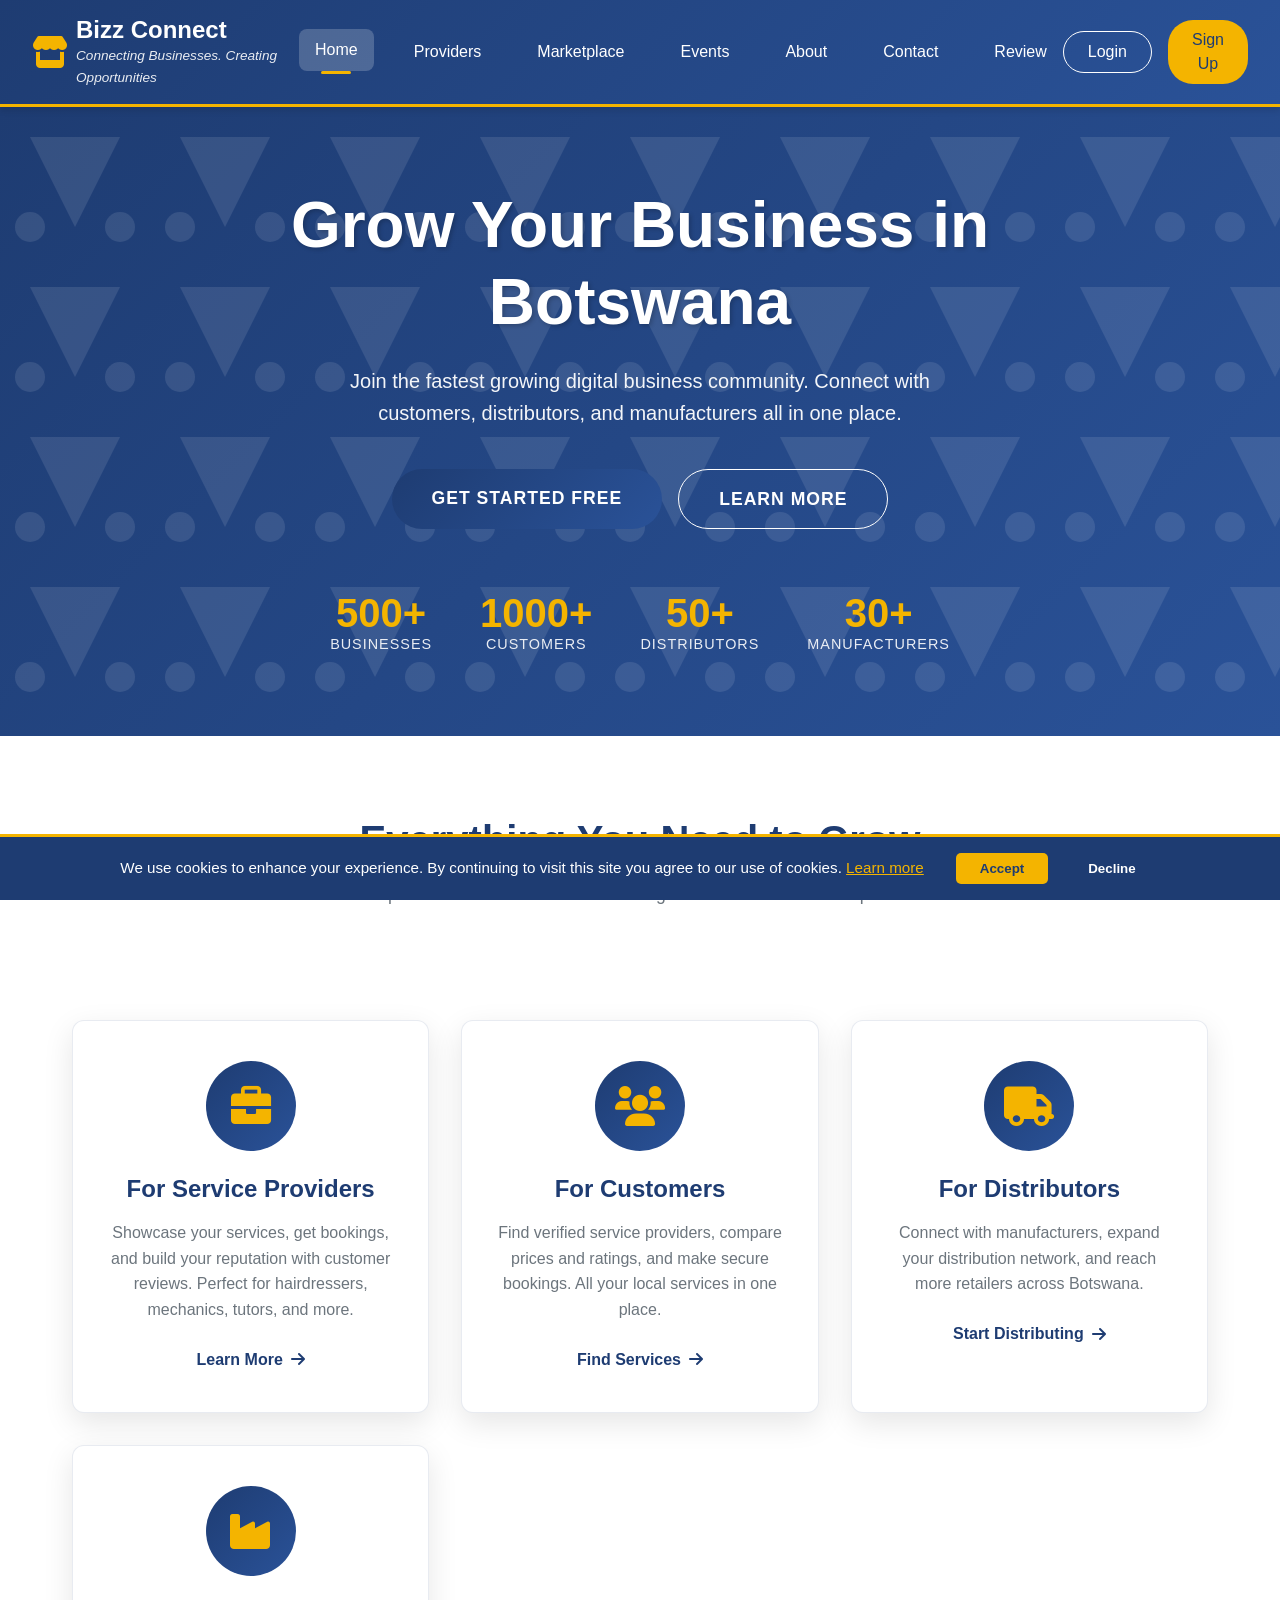
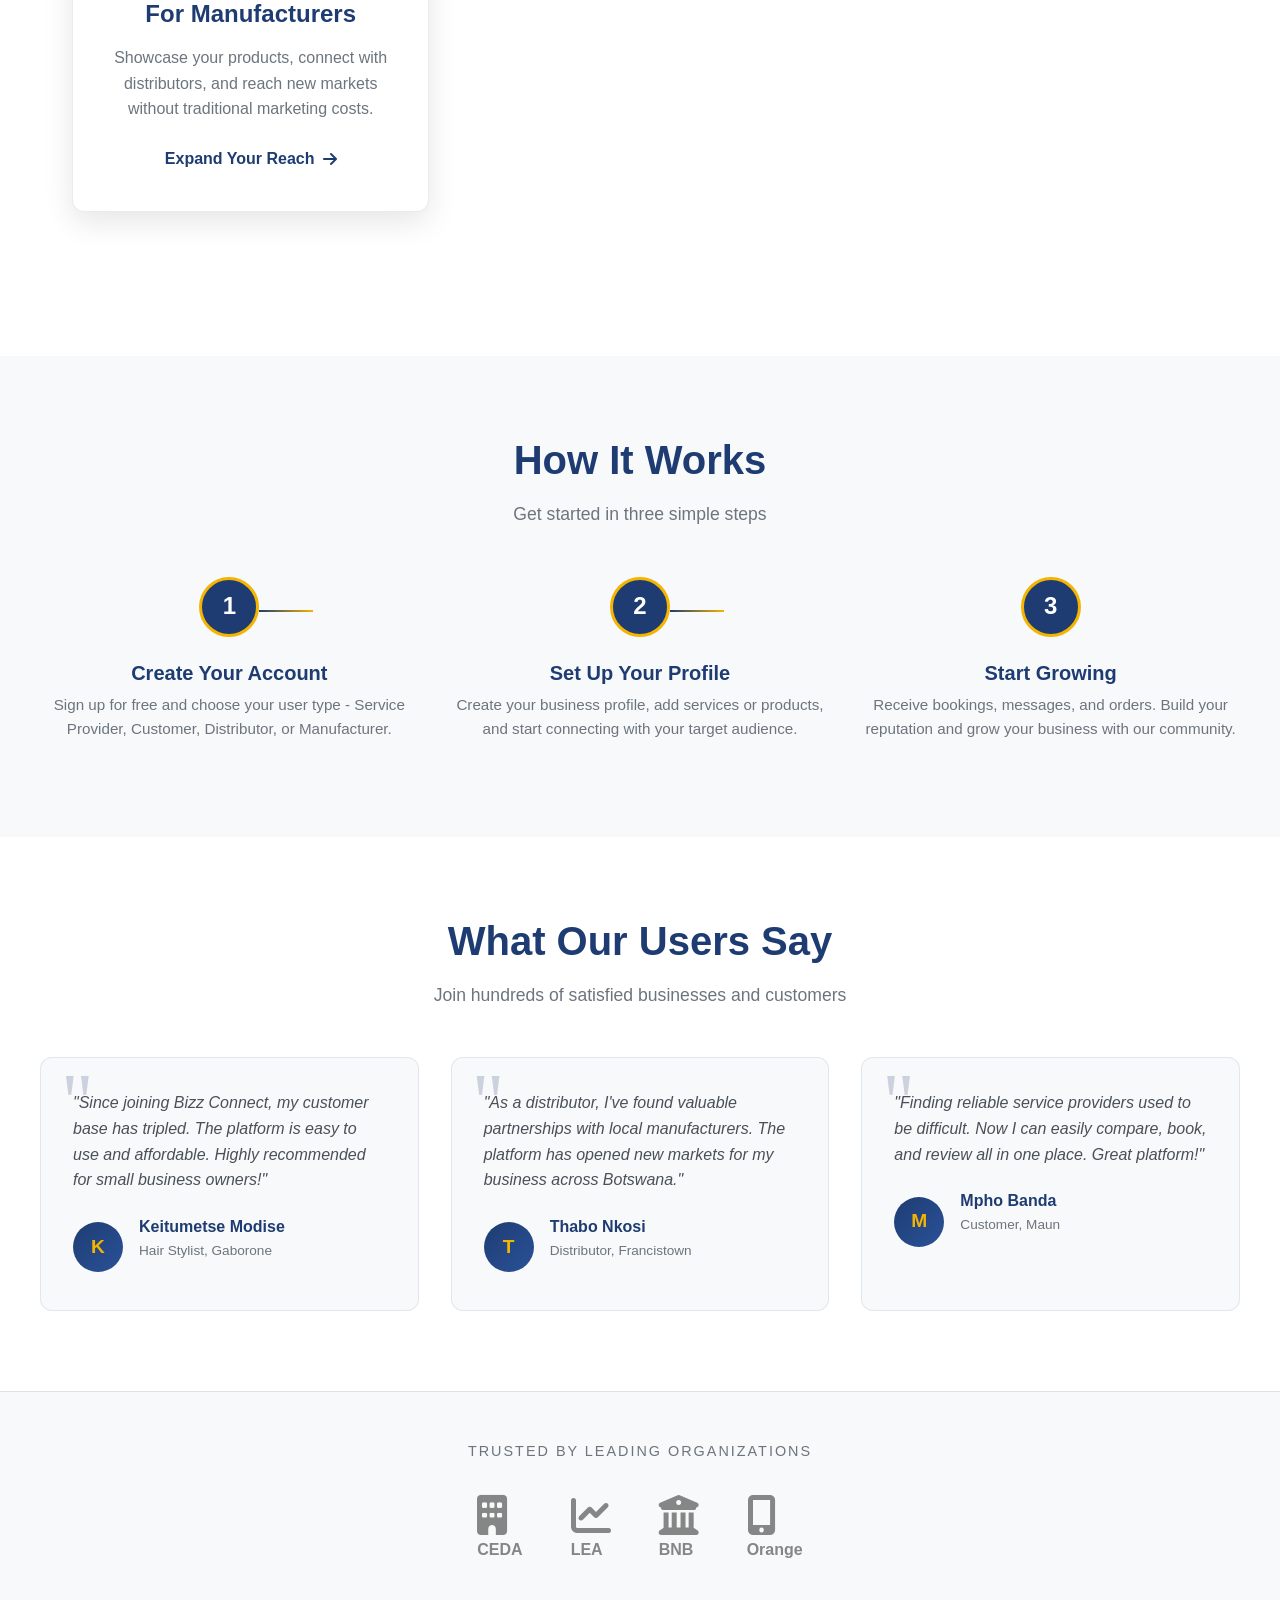
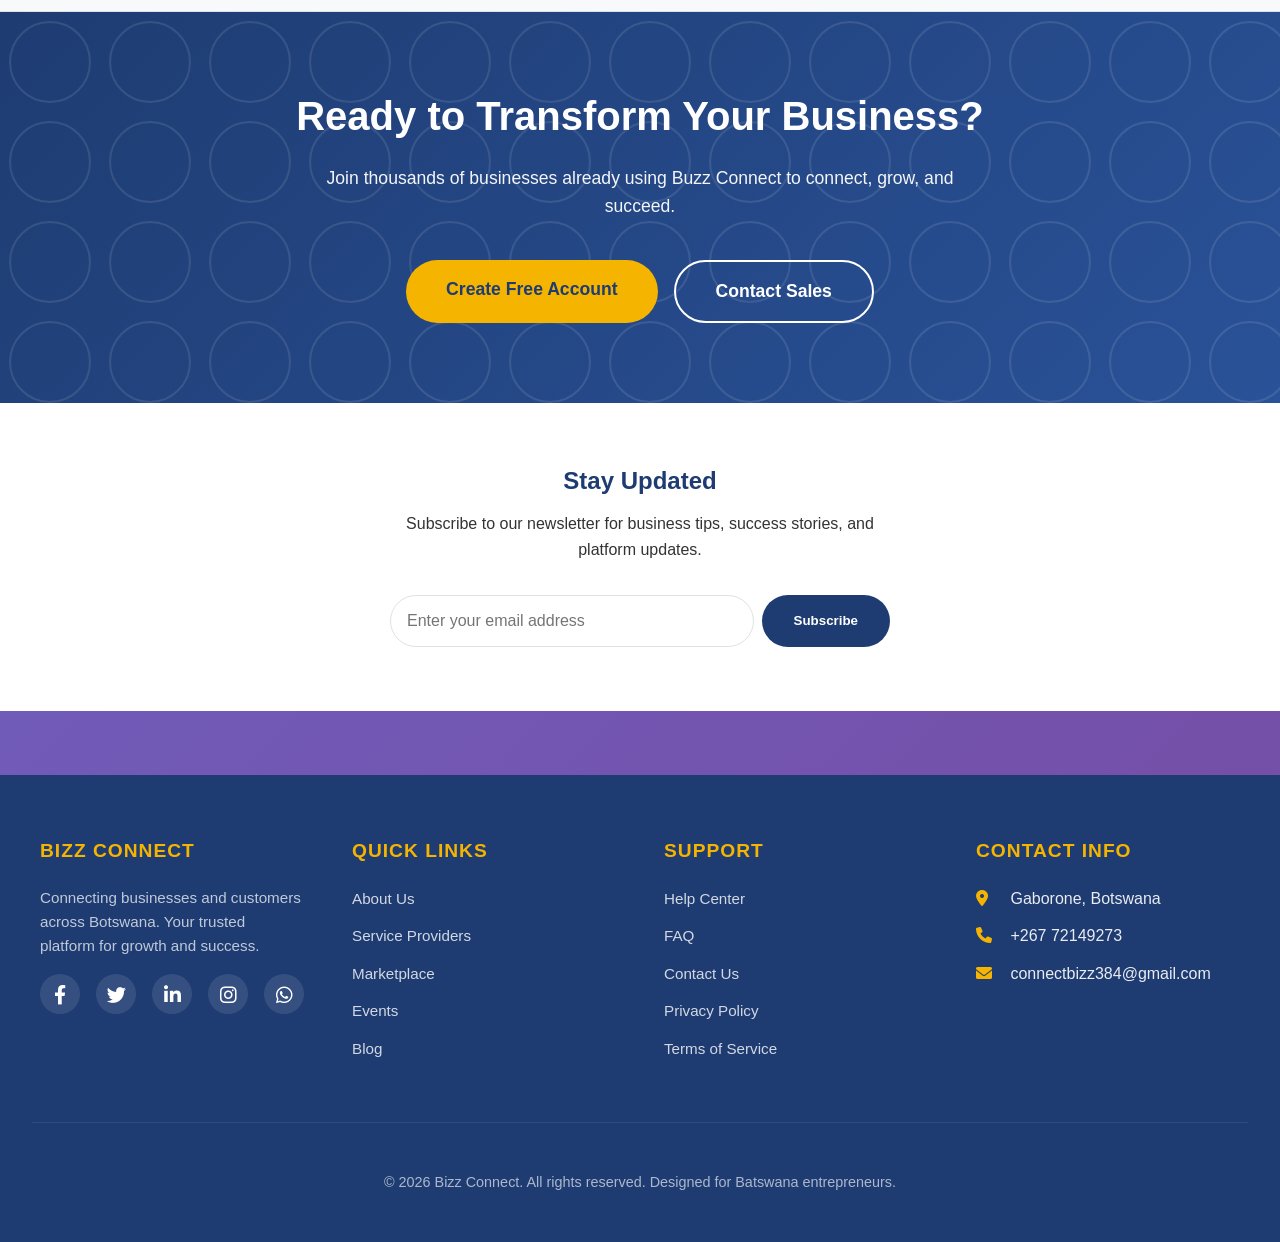
<file: index.html>
<!DOCTYPE html>
<html lang="en">
<head>
    <meta charset="UTF-8">
    <meta name="viewport" content="width=device-width, initial-scale=1.0">
    <title>Bizz Connect - Connecting Businesses. Creating Opportunities</title>
    
    <!-- Meta Tags for SEO -->
    <meta name="description" content="Botswana's premier digital business hub connecting service providers, customers, distributors, and manufacturers. Grow your business with our affordable platform.">
    <meta name="keywords" content="Botswana business, small business, service providers, entrepreneurs, Gaborone, Francistown, business networking, digital marketplace">
    <meta name="author" content="Bizz Connect">
    <meta property="og:title" content="Bizz Connect - Connecting Businesses. Creating Opportunities">
    <meta property="og:description" content="Join Botswana's fastest growing business community. Connect with customers and partners today.">
    <meta property="og:type" content="website">
    <meta property="og:url" content="https://www.bizzconnect.co.bw">
    
    <!-- Favicon -->
    <link rel="icon" type="image/png" href="images/favicon.png">
    
    <!-- Stylesheets -->
    <link rel="stylesheet" href="css/styles.css">
    
    <!-- Font Awesome Icons -->
    <link rel="stylesheet" href="https://cdnjs.cloudflare.com/ajax/libs/font-awesome/6.0.0/css/all.min.css">
    
    <!-- Google Fonts -->
    <link href="https://fonts.googleapis.com/css2?family=Inter:wght@400;500;600;700&display=swap" rel="stylesheet">
    
    <!-- Custom styles specific to index page -->
    <style>
        /* Additional styles specific to landing page */
        .hero-section {
            background: linear-gradient(135deg, #1e3c72 0%, #2a5298 100%);
            color: white;
            padding: 5rem 2rem;
            text-align: center;
            position: relative;
            overflow: hidden;
        }
        
        .hero-section::before {
            content: '';
            position: absolute;
            top: 0;
            left: 0;
            right: 0;
            bottom: 0;
            background: url('data:image/svg+xml,<svg xmlns="http://www.w3.org/2000/svg" viewBox="0 0 100 100" opacity="0.1"><path d="M20 20 L80 20 L50 80 Z" fill="white"/><circle cx="80" cy="80" r="10" fill="white"/><circle cx="20" cy="80" r="10" fill="white"/></svg>');
            background-size: 150px 150px;
            animation: float 20s linear infinite;
        }
        
        @keyframes float {
            from { transform: translateY(0) rotate(0deg); }
            to { transform: translateY(-100%) rotate(10deg); }
        }
        
        .hero-content {
            position: relative;
            z-index: 1;
            max-width: 800px;
            margin: 0 auto;
        }
        
        .hero-title {
            font-size: clamp(2.5rem, 6vw, 4rem);
            margin-bottom: 1.5rem;
            color: white;
            line-height: 1.2;
            text-shadow: 2px 2px 4px rgba(0,0,0,0.2);
        }
        
        .hero-subtitle {
            font-size: clamp(1rem, 2vw, 1.25rem);
            margin-bottom: 2.5rem;
            opacity: 0.95;
            line-height: 1.6;
            max-width: 600px;
            margin-left: auto;
            margin-right: auto;
        }
        
        .hero-buttons {
            display: flex;
            gap: 1rem;
            justify-content: center;
            flex-wrap: wrap;
        }
        
        .hero-buttons .btn {
            padding: 1rem 2.5rem;
            font-size: 1.1rem;
            font-weight: 600;
            text-transform: uppercase;
            letter-spacing: 1px;
            border-radius: 50px;
        }
        
        .hero-stats {
            display: flex;
            justify-content: center;
            gap: 3rem;
            margin-top: 4rem;
            flex-wrap: wrap;
        }
        
        .hero-stat-item {
            text-align: center;
        }
        
        .hero-stat-number {
            font-size: 2.5rem;
            font-weight: 700;
            color: #f4b400;
            line-height: 1;
        }
        
        .hero-stat-label {
            font-size: 0.9rem;
            opacity: 0.9;
            text-transform: uppercase;
            letter-spacing: 1px;
        }
        
        /* Features Section */
        .features-section {
            padding: 5rem 2rem;
            background: #ffffff;
        }
        
        .section-title {
            text-align: center;
            margin-bottom: 3rem;
        }
        
        .section-title h2 {
            font-size: clamp(2rem, 4vw, 2.5rem);
            color: #1e3c72;
            margin-bottom: 1rem;
        }
        
        .section-title p {
            font-size: 1.1rem;
            color: #6c757d;
            max-width: 600px;
            margin: 0 auto;
        }
        
        .features-grid {
            display: grid;
            grid-template-columns: repeat(auto-fit, minmax(280px, 1fr));
            gap: 2rem;
            max-width: 1200px;
            margin: 0 auto;
        }
        
        .feature-card {
            background: white;
            padding: 2.5rem 2rem;
            border-radius: 12px;
            box-shadow: 0 10px 30px rgba(0,0,0,0.1);
            text-align: center;
            transition: all 0.3s ease;
            position: relative;
            overflow: hidden;
            border: 1px solid rgba(30, 60, 114, 0.1);
        }
        
        .feature-card::before {
            content: '';
            position: absolute;
            top: 0;
            left: 0;
            right: 0;
            height: 4px;
            background: linear-gradient(90deg, #1e3c72, #f4b400);
            transform: scaleX(0);
            transition: transform 0.3s ease;
        }
        
        .feature-card:hover::before {
            transform: scaleX(1);
        }
        
        .feature-card:hover {
            transform: translateY(-10px);
            box-shadow: 0 20px 40px rgba(30, 60, 114, 0.2);
        }
        
        .feature-icon {
            width: 90px;
            height: 90px;
            background: linear-gradient(135deg, #1e3c72, #2a5298);
            border-radius: 50%;
            display: flex;
            align-items: center;
            justify-content: center;
            margin: 0 auto 1.5rem;
            color: #f4b400;
            font-size: 2.5rem;
            transition: all 0.3s ease;
        }
        
        .feature-card:hover .feature-icon {
            transform: scale(1.1) rotate(5deg);
        }
        
        .feature-card h3 {
            font-size: 1.5rem;
            color: #1e3c72;
            margin-bottom: 1rem;
        }
        
        .feature-card p {
            color: #6c757d;
            line-height: 1.6;
            margin-bottom: 1.5rem;
        }
        
        .feature-link {
            color: #1e3c72;
            font-weight: 600;
            text-decoration: none;
            display: inline-flex;
            align-items: center;
            gap: 0.5rem;
            transition: gap 0.3s ease;
        }
        
        .feature-link:hover {
            gap: 1rem;
            color: #f4b400;
        }
        
        /* How It Works Section */
        .how-it-works {
            padding: 5rem 2rem;
            background: #f8f9fa;
        }
        
        .steps-container {
            display: grid;
            grid-template-columns: repeat(auto-fit, minmax(220px, 1fr));
            gap: 2rem;
            max-width: 1200px;
            margin: 3rem auto 0;
        }
        
        .step-item {
            text-align: center;
            position: relative;
        }
        
        .step-number {
            width: 60px;
            height: 60px;
            background: #1e3c72;
            color: white;
            border-radius: 50%;
            display: flex;
            align-items: center;
            justify-content: center;
            font-size: 1.5rem;
            font-weight: bold;
            margin: 0 auto 1.5rem;
            position: relative;
            z-index: 1;
            border: 3px solid #f4b400;
        }
        
        .step-item:not(:last-child) .step-number::after {
            content: '';
            position: absolute;
            top: 30px;
            left: 50%;
            width: 100%;
            height: 2px;
            background: linear-gradient(90deg, #1e3c72, #f4b400);
            transform: translateX(30px);
            z-index: -1;
        }
        
        @media (max-width: 768px) {
            .step-item:not(:last-child) .step-number::after {
                display: none;
            }
        }
        
        .step-item h4 {
            font-size: 1.25rem;
            color: #1e3c72;
            margin-bottom: 0.5rem;
        }
        
        .step-item p {
            color: #6c757d;
            font-size: 0.95rem;
        }
        
        /* Testimonials Section */
        .testimonials-section {
            padding: 5rem 2rem;
            background: white;
        }
        
        .testimonials-grid {
            display: grid;
            grid-template-columns: repeat(auto-fit, minmax(300px, 1fr));
            gap: 2rem;
            max-width: 1200px;
            margin: 3rem auto 0;
        }
        
        .testimonial-card {
            background: #f8f9fa;
            padding: 2rem;
            border-radius: 12px;
            position: relative;
            border: 1px solid rgba(30, 60, 114, 0.1);
        }
        
        .testimonial-card::before {
            content: '"';
            position: absolute;
            top: -20px;
            left: 20px;
            font-size: 5rem;
            color: #1e3c72;
            opacity: 0.2;
            font-family: serif;
        }
        
        .testimonial-content {
            margin-bottom: 1.5rem;
            font-style: italic;
            color: #495057;
            line-height: 1.6;
        }
        
        .testimonial-author {
            display: flex;
            align-items: center;
            gap: 1rem;
        }
        
        .author-avatar {
            width: 50px;
            height: 50px;
            background: linear-gradient(135deg, #1e3c72, #2a5298);
            border-radius: 50%;
            display: flex;
            align-items: center;
            justify-content: center;
            color: #f4b400;
            font-weight: bold;
            font-size: 1.2rem;
        }
        
        .author-info h5 {
            font-size: 1rem;
            color: #1e3c72;
            margin-bottom: 0.25rem;
        }
        
        .author-info p {
            font-size: 0.85rem;
            color: #6c757d;
        }
        
        /* CTA Section */
        .cta-section {
            padding: 5rem 2rem;
            background: linear-gradient(135deg, #1e3c72 0%, #2a5298 100%);
            color: white;
            text-align: center;
            position: relative;
            overflow: hidden;
        }
        
        .cta-section::before {
            content: '';
            position: absolute;
            top: 0;
            left: 0;
            right: 0;
            bottom: 0;
            background: url('data:image/svg+xml,<svg xmlns="http://www.w3.org/2000/svg" viewBox="0 0 100 100" opacity="0.1"><circle cx="50" cy="50" r="40" fill="none" stroke="white" stroke-width="2"/></svg>');
            background-size: 100px 100px;
            animation: rotate 30s linear infinite;
        }
        
        @keyframes rotate {
            from { transform: rotate(0deg); }
            to { transform: rotate(360deg); }
        }
        
        .cta-content {
            position: relative;
            z-index: 1;
            max-width: 700px;
            margin: 0 auto;
        }
        
        .cta-content h2 {
            font-size: clamp(2rem, 4vw, 2.5rem);
            color: white;
            margin-bottom: 1.5rem;
        }
        
        .cta-content p {
            font-size: 1.1rem;
            opacity: 0.95;
            margin-bottom: 2.5rem;
        }
        
        .cta-buttons {
            display: flex;
            gap: 1rem;
            justify-content: center;
            flex-wrap: wrap;
        }
        
        .cta-buttons .btn {
            padding: 1rem 2.5rem;
            font-size: 1.1rem;
            font-weight: 600;
            border-radius: 50px;
        }
        
        .cta-buttons .btn-primary {
            background: #f4b400;
            color: #1e3c72;
        }
        
        .cta-buttons .btn-primary:hover {
            background: white;
            color: #1e3c72;
        }
        
        .cta-buttons .btn-outline {
            border: 2px solid white;
            color: white;
        }
        
        .cta-buttons .btn-outline:hover {
            background: white;
            color: #1e3c72;
        }
        
        /* Partners Section */
        .partners-section {
            padding: 3rem 2rem;
            background: #f8f9fa;
            border-top: 1px solid #dee2e6;
            border-bottom: 1px solid #dee2e6;
        }
        
        .partners-title {
            text-align: center;
            color: #6c757d;
            text-transform: uppercase;
            letter-spacing: 2px;
            font-size: 0.9rem;
            margin-bottom: 2rem;
        }
        
        .partners-grid {
            display: flex;
            justify-content: center;
            align-items: center;
            gap: 3rem;
            flex-wrap: wrap;
            max-width: 1000px;
            margin: 0 auto;
        }
        
        .partner-item {
            opacity: 0.6;
            transition: opacity 0.3s ease;
            filter: grayscale(100%);
        }
        
        .partner-item:hover {
            opacity: 1;
            filter: grayscale(0%);
        }
        
        .partner-item img {
            height: 40px;
            width: auto;
        }
        
        /* Partner logos as Font Awesome icons (for demo) */
        .partner-icon {
            font-size: 2.5rem;
            color: #1e3c72;
        }
        
        /* Newsletter Section */
        .newsletter-section {
            padding: 4rem 2rem;
            background: white;
            text-align: center;
        }
        
        .newsletter-content {
            max-width: 500px;
            margin: 0 auto;
        }
        
        .newsletter-content h3 {
            font-size: 1.5rem;
            color: #1e3c72;
            margin-bottom: 1rem;
        }
        
        .newsletter-form {
            display: flex;
            gap: 0.5rem;
            margin-top: 2rem;
            flex-wrap: wrap;
        }
        
        .newsletter-form input {
            flex: 1;
            min-width: 200px;
            padding: 1rem;
            border: 1px solid #dee2e6;
            border-radius: 50px;
            font-size: 1rem;
        }
        
        .newsletter-form input:focus {
            outline: none;
            border-color: #1e3c72;
            box-shadow: 0 0 0 3px rgba(30, 60, 114, 0.1);
        }
        
        .newsletter-form button {
            padding: 1rem 2rem;
            background: #1e3c72;
            color: white;
            border: none;
            border-radius: 50px;
            font-weight: 600;
            cursor: pointer;
            transition: all 0.3s ease;
        }
        
        .newsletter-form button:hover {
            background: #2a5298;
            transform: translateY(-2px);
        }
        
        /* Footer */
        .footer {
            background: #1e3c72;
            color: white;
            padding: 4rem 2rem 2rem;
        }
        
        .footer-content {
            max-width: 1200px;
            margin: 0 auto;
            display: grid;
            grid-template-columns: repeat(auto-fit, minmax(200px, 1fr));
            gap: 3rem;
        }
        
        .footer-section h4 {
            color: #f4b400;
            margin-bottom: 1.5rem;
            font-size: 1.2rem;
        }
        
        .footer-section p {
            opacity: 0.8;
            line-height: 1.6;
            margin-bottom: 1rem;
        }
        
        .footer-links {
            list-style: none;
        }
        
        .footer-links li {
            margin-bottom: 0.75rem;
        }
        
        .footer-links a {
            color: white;
            opacity: 0.8;
            text-decoration: none;
            transition: all 0.3s ease;
        }
        
        .footer-links a:hover {
            opacity: 1;
            color: #f4b400;
            padding-left: 5px;
        }
        
        .social-links {
            display: flex;
            gap: 1rem;
            margin-top: 1rem;
        }
        
        .social-links a {
            width: 40px;
            height: 40px;
            background: rgba(255,255,255,0.1);
            border-radius: 50%;
            display: flex;
            align-items: center;
            justify-content: center;
            color: white;
            text-decoration: none;
            transition: all 0.3s ease;
        }
        
        .social-links a:hover {
            background: #f4b400;
            color: #1e3c72;
            transform: translateY(-3px);
        }
        
        .footer-bottom {
            text-align: center;
            padding-top: 3rem;
            margin-top: 3rem;
            border-top: 1px solid rgba(255,255,255,0.1);
            opacity: 0.7;
            font-size: 0.9rem;
        }
        
        /* Cookie Consent Banner */
        .cookie-consent {
            position: fixed;
            bottom: 0;
            left: 0;
            right: 0;
            background: #1e3c72;
            color: white;
            padding: 1rem;
            display: none;
            justify-content: center;
            align-items: center;
            gap: 2rem;
            flex-wrap: wrap;
            z-index: 9999;
            border-top: 3px solid #f4b400;
        }
        
        .cookie-consent p {
            margin: 0;
            font-size: 0.95rem;
        }
        
        .cookie-consent a {
            color: #f4b400;
            text-decoration: underline;
        }
        
        .cookie-buttons {
            display: flex;
            gap: 1rem;
        }
        
        .cookie-buttons button {
            padding: 0.5rem 1.5rem;
            border: none;
            border-radius: 5px;
            cursor: pointer;
            font-weight: 600;
            transition: all 0.3s ease;
        }
        
        .cookie-accept {
            background: #f4b400;
            color: #1e3c72;
        }
        
        .cookie-decline {
            background: transparent;
            color: white;
            border: 1px solid white;
        }
        
        .cookie-accept:hover {
            background: white;
        }
        
        .cookie-decline:hover {
            background: rgba(255,255,255,0.1);
        }
        
        /* Back to Top Button */
        .back-to-top {
            position: fixed;
            bottom: 30px;
            right: 30px;
            width: 50px;
            height: 50px;
            background: #f4b400;
            color: #1e3c72;
            border-radius: 50%;
            display: none;
            align-items: center;
            justify-content: center;
            cursor: pointer;
            border: none;
            box-shadow: 0 4px 10px rgba(0,0,0,0.2);
            transition: all 0.3s ease;
            z-index: 999;
        }
        
        .back-to-top:hover {
            background: white;
            transform: translateY(-5px);
        }
        
        /* Responsive Adjustments */
        @media (max-width: 768px) {
            .hero-buttons .btn {
                width: 100%;
            }
            
            .hero-stats {
                gap: 1.5rem;
            }
            
            .hero-stat-number {
                font-size: 2rem;
            }
            
            .newsletter-form {
                flex-direction: column;
            }
            
            .newsletter-form button {
                width: 100%;
            }
            
            .cookie-consent {
                text-align: center;
            }
            
            .back-to-top {
                bottom: 20px;
                right: 20px;
            }
        }
    </style>
</head>
<body>
    <!-- Navigation Bar -->
    <nav class="navbar">
        <div class="logo">
            <i class="fas fa-store"></i>
            <div>
                <h1>Bizz Connect</h1>
                <span>Connecting Businesses. Creating Opportunities</span>
            </div>
        </div>
        <div class="nav-links">
            <a href="index.html" class="active">Home</a>
            <a href="providers.html">Providers</a>
            <a href="marketplace.html">Marketplace</a>
            <a href="events.html">Events</a>
            <a href="about.html">About</a>
            <a href="contact.html">Contact</a>
            <a href="review.html">Review</a>
        </div>
        <div class="user-menu">
            <a href="login.html" class="btn btn-outline" style="color: white; border-color: white;">Login</a>
            <a href="register.html" class="btn btn-primary" style="background: #f4b400; color: #1e3c72;">Sign Up</a>
        </div>
    </nav>

    <!-- Hero Section -->
    <section class="hero-section">
        <div class="hero-content">
            <h1 class="hero-title">Grow Your Business in Botswana</h1>
            <p class="hero-subtitle">Join the fastest growing digital business community. Connect with customers, distributors, and manufacturers all in one place.</p>
            <div class="hero-buttons">
                <a href="register.html" class="btn btn-primary">Get Started Free</a>
                <a href="#features" class="btn btn-outline" style="border-color: white; color: white;">Learn More</a>
            </div>
            
            <!-- Hero Stats -->
            <div class="hero-stats">
                <div class="hero-stat-item">
                    <div class="hero-stat-number">500+</div>
                    <div class="hero-stat-label">Businesses</div>
                </div>
                <div class="hero-stat-item">
                    <div class="hero-stat-number">1000+</div>
                    <div class="hero-stat-label">Customers</div>
                </div>
                <div class="hero-stat-item">
                    <div class="hero-stat-number">50+</div>
                    <div class="hero-stat-label">Distributors</div>
                </div>
                <div class="hero-stat-item">
                    <div class="hero-stat-number">30+</div>
                    <div class="hero-stat-label">Manufacturers</div>
                </div>
            </div>
        </div>
    </section>

    <!-- Features Section -->
    <section id="features" class="features-section">
        <div class="section-title">
            <h2>Everything You Need to Grow</h2>
            <p>Comprehensive tools and features designed for Botswana's entrepreneurs</p>
        </div>
        
        <div class="features-grid">
            <!-- Service Providers Feature -->
            <div class="feature-card">
                <div class="feature-icon">
                    <i class="fas fa-briefcase"></i>
                </div>
                <h3>For Service Providers</h3>
                <p>Showcase your services, get bookings, and build your reputation with customer reviews. Perfect for hairdressers, mechanics, tutors, and more.</p>
                <a href="providers.html" class="feature-link">Learn More <i class="fas fa-arrow-right"></i></a>
            </div>
            
            <!-- Customers Feature -->
            <div class="feature-card">
                <div class="feature-icon">
                    <i class="fas fa-users"></i>
                </div>
                <h3>For Customers</h3>
                <p>Find verified service providers, compare prices and ratings, and make secure bookings. All your local services in one place.</p>
                <a href="providers.html" class="feature-link">Find Services <i class="fas fa-arrow-right"></i></a>
            </div>
            
            <!-- Distributors Feature -->
            <div class="feature-card">
                <div class="feature-icon">
                    <i class="fas fa-truck"></i>
                </div>
                <h3>For Distributors</h3>
                <p>Connect with manufacturers, expand your distribution network, and reach more retailers across Botswana.</p>
                <a href="marketplace.html" class="feature-link">Start Distributing <i class="fas fa-arrow-right"></i></a>
            </div>
            
            <!-- Manufacturers Feature -->
            <div class="feature-card">
                <div class="feature-icon">
                    <i class="fas fa-industry"></i>
                </div>
                <h3>For Manufacturers</h3>
                <p>Showcase your products, connect with distributors, and reach new markets without traditional marketing costs.</p>
                <a href="marketplace.html" class="feature-link">Expand Your Reach <i class="fas fa-arrow-right"></i></a>
            </div>
        </div>
    </section>

    <!-- How It Works Section -->
    <section class="how-it-works">
        <div class="section-title">
            <h2>How It Works</h2>
            <p>Get started in three simple steps</p>
        </div>
        
        <div class="steps-container">
            <div class="step-item">
                <div class="step-number">1</div>
                <h4>Create Your Account</h4>
                <p>Sign up for free and choose your user type - Service Provider, Customer, Distributor, or Manufacturer.</p>
            </div>
            
            <div class="step-item">
                <div class="step-number">2</div>
                <h4>Set Up Your Profile</h4>
                <p>Create your business profile, add services or products, and start connecting with your target audience.</p>
            </div>
            
            <div class="step-item">
                <div class="step-number">3</div>
                <h4>Start Growing</h4>
                <p>Receive bookings, messages, and orders. Build your reputation and grow your business with our community.</p>
            </div>
        </div>
    </section>

    <!-- Testimonials Section -->
    <section class="testimonials-section">
        <div class="section-title">
            <h2>What Our Users Say</h2>
            <p>Join hundreds of satisfied businesses and customers</p>
        </div>
        
        <div class="testimonials-grid">
            <div class="testimonial-card">
                <div class="testimonial-content">
                    "Since joining Bizz Connect, my customer base has tripled. The platform is easy to use and affordable. Highly recommended for small business owners!"
                </div>
                <div class="testimonial-author">
                    <div class="author-avatar">K</div>
                    <div class="author-info">
                        <h5>Keitumetse Modise</h5>
                        <p>Hair Stylist, Gaborone</p>
                    </div>
                </div>
            </div>
            
            <div class="testimonial-card">
                <div class="testimonial-content">
                    "As a distributor, I've found valuable partnerships with local manufacturers. The platform has opened new markets for my business across Botswana."
                </div>
                <div class="testimonial-author">
                    <div class="author-avatar">T</div>
                    <div class="author-info">
                        <h5>Thabo Nkosi</h5>
                        <p>Distributor, Francistown</p>
                    </div>
                </div>
            </div>
            
            <div class="testimonial-card">
                <div class="testimonial-content">
                    "Finding reliable service providers used to be difficult. Now I can easily compare, book, and review all in one place. Great platform!"
                </div>
                <div class="testimonial-author">
                    <div class="author-avatar">M</div>
                    <div class="author-info">
                        <h5>Mpho Banda</h5>
                        <p>Customer, Maun</p>
                    </div>
                </div>
            </div>
        </div>
    </section>

    <!-- Partners Section -->
    <section class="partners-section">
        <div class="partners-title">Trusted By Leading Organizations</div>
        <div class="partners-grid">
            <div class="partner-item">
                <i class="fas fa-building partner-icon"></i>
                <div style="font-weight: bold; color: #1e3c72;">CEDA</div>
            </div>
            <div class="partner-item">
                <i class="fas fa-chart-line partner-icon"></i>
                <div style="font-weight: bold; color: #1e3c72;">LEA</div>
            </div>
            <div class="partner-item">
                <i class="fas fa-university partner-icon"></i>
                <div style="font-weight: bold; color: #1e3c72;">BNB</div>
            </div>
            <div class="partner-item">
                <i class="fas fa-mobile-alt partner-icon"></i>
                <div style="font-weight: bold; color: #1e3c72;">Orange</div>
            </div>
        </div>
    </section>

    <!-- CTA Section -->
    <section class="cta-section">
        <div class="cta-content">
            <h2>Ready to Transform Your Business?</h2>
            <p>Join thousands of businesses already using Buzz Connect to connect, grow, and succeed.</p>
            <div class="cta-buttons">
                <a href="register.html" class="btn btn-primary">Create Free Account</a>
                <a href="contact.html" class="btn btn-outline">Contact Sales</a>
            </div>
        </div>
    </section>

    <!-- Newsletter Section -->
    <section class="newsletter-section">
        <div class="newsletter-content">
            <h3>Stay Updated</h3>
            <p>Subscribe to our newsletter for business tips, success stories, and platform updates.</p>
            <form class="newsletter-form" onsubmit="subscribeNewsletter(event)">
                <input type="email" placeholder="Enter your email address" required>
                <button type="submit">Subscribe</button>
            </form>
        </div>
    </section>

    <!-- Footer -->
    <footer class="footer">
        <div class="footer-content">
            <div class="footer-section">
                <h4>Bizz Connect</h4>
                <p>Connecting businesses and customers across Botswana. Your trusted platform for growth and success.</p>
                <div class="social-links">
                    <a href="https://www.facebook.com/share/1Gju4NZzSd/"><i class="fab fa-facebook-f"></i></a>
                    <a href="https://x.com/BizzConnect384"><i class="fab fa-twitter"></i></a>
                    <a href="https://www.linkedin.com/in/bizz-connect-73b3b03b7?utm_source=share&utm_campaign=share_via&utm_content=profile&utm_medium=android_app"><i class="fab fa-linkedin-in"></i></a>
                    <a href="https://www.instagram.com/bizzc_onnect?igsh=MWI4Nmd5dDZ4OGo4eA=="><i class="fab fa-instagram"></i></a>
                    <a href="https://wa.me/message/EOVFBBEEAWQEB1"><i class="fab fa-whatsapp"></i></a>
                </div>
            </div>
            
            <div class="footer-section">
                <h4>Quick Links</h4>
                <ul class="footer-links">
                    <li><a href="about.html">About Us</a></li>
                    <li><a href="providers.html">Service Providers</a></li>
                    <li><a href="marketplace.html">Marketplace</a></li>
                    <li><a href="events.html">Events</a></li>
                    <li><a href="blog.html">Blog</a></li>
                </ul>
            </div>
            
            <div class="footer-section">
                <h4>Support</h4>
                <ul class="footer-links">
                    <li><a href="help.html">Help Center</a></li>
                    <li><a href="faq.html">FAQ</a></li>
                    <li><a href="contact.html">Contact Us</a></li>
                    <li><a href="privacy.html">Privacy Policy</a></li>
                    <li><a href="terms.html">Terms of Service</a></li>
                </ul>
            </div>
            
            <div class="footer-section">
                <h4>Contact Info</h4>
                <ul class="footer-links">
                    <li><i class="fas fa-map-marker-alt" style="margin-right: 10px;"></i> Gaborone, Botswana</li>
                    <li><i class="fas fa-phone" style="margin-right: 10px;"></i> +267 72149273</li>
                    <li><i class="fas fa-envelope" style="margin-right: 10px;"></i> connectbizz384@gmail.com</li>
                </ul>
            </div>
        </div>
        
        <div class="footer-bottom">
            <p>&copy; 2026 Bizz Connect. All rights reserved. Designed for Batswana entrepreneurs.</p>
        </div>
    </footer>

    <!-- Cookie Consent Banner -->
    <div class="cookie-consent" id="cookieConsent">
        <p>We use cookies to enhance your experience. By continuing to visit this site you agree to our use of cookies. <a href="privacy.html">Learn more</a></p>
        <div class="cookie-buttons">
            <button class="cookie-accept" onclick="acceptCookies()">Accept</button>
            <button class="cookie-decline" onclick="declineCookies()">Decline</button>
        </div>
    </div>

    <!-- Back to Top Button -->
    <button class="back-to-top" id="backToTop" onclick="scrollToTop()">
        <i class="fas fa-arrow-up"></i>
    </button>

    <!-- JavaScript -->
    <script>
        // Check if user is logged in (for demo purposes)
        document.addEventListener('DOMContentLoaded', function() {
            // Check for existing user session
            const user = localStorage.getItem('bbh_user');
            if (user) {
                // Update navigation for logged-in user
                const userMenu = document.querySelector('.user-menu');
                const userData = JSON.parse(user);
                userMenu.innerHTML = `
                    <span>Welcome, ${userData.name}</span>
                    <a href="dashboard.html" class="btn btn-primary" style="background: #f4b400; color: #1e3c72;">Dashboard</a>
                `;
            }
            
            // Show cookie consent if not accepted
            if (!localStorage.getItem('cookiesAccepted')) {
                document.getElementById('cookieConsent').style.display = 'flex';
            }
            
            // Back to top button visibility
            window.addEventListener('scroll', function() {
                const backToTop = document.getElementById('backToTop');
                if (window.pageYOffset > 300) {
                    backToTop.style.display = 'flex';
                } else {
                    backToTop.style.display = 'none';
                }
            });
        });

        // Newsletter subscription
        function subscribeNewsletter(event) {
            event.preventDefault();
            const email = event.target.querySelector('input').value;
            
            // In real app, send to server
            alert(`Thank you for subscribing! We've sent a confirmation to ${email}`);
            event.target.reset();
        }

        // Cookie consent functions
        function acceptCookies() {
            localStorage.setItem('cookiesAccepted', 'true');
            document.getElementById('cookieConsent').style.display = 'none';
        }

        function declineCookies() {
            localStorage.setItem('cookiesAccepted', 'false');
            document.getElementById('cookieConsent').style.display = 'none';
        }

        // Scroll to top
        function scrollToTop() {
            window.scrollTo({
                top: 0,
                behavior: 'smooth'
            });
        }

        // Smooth scrolling for anchor links
        document.querySelectorAll('a[href^="#"]').forEach(anchor => {
            anchor.addEventListener('click', function (e) {
                e.preventDefault();
                const target = document.querySelector(this.getAttribute('href'));
                if (target) {
                    target.scrollIntoView({
                        behavior: 'smooth',
                        block: 'start'
                    });
                }
            });
        });

        // Animate stats counting when in viewport
        function animateStats() {
            const stats = document.querySelectorAll('.hero-stat-number');
            stats.forEach(stat => {
                const value = parseInt(stat.innerText);
                let current = 0;
                const increment = value / 50;
                const timer = setInterval(() => {
                    current += increment;
                    if (current >= value) {
                        stat.innerText = value + '+';
                        clearInterval(timer);
                    } else {
                        stat.innerText = Math.floor(current) + '+';
                    }
                }, 30);
            });
        }

        // Trigger animation when stats are in view
        const observer = new IntersectionObserver((entries) => {
            entries.forEach(entry => {
                if (entry.isIntersecting) {
                    animateStats();
                    observer.unobserve(entry.target);
                }
            });
        });

        observer.observe(document.querySelector('.hero-stats'));
    </script>
</body>
</html>
</file>
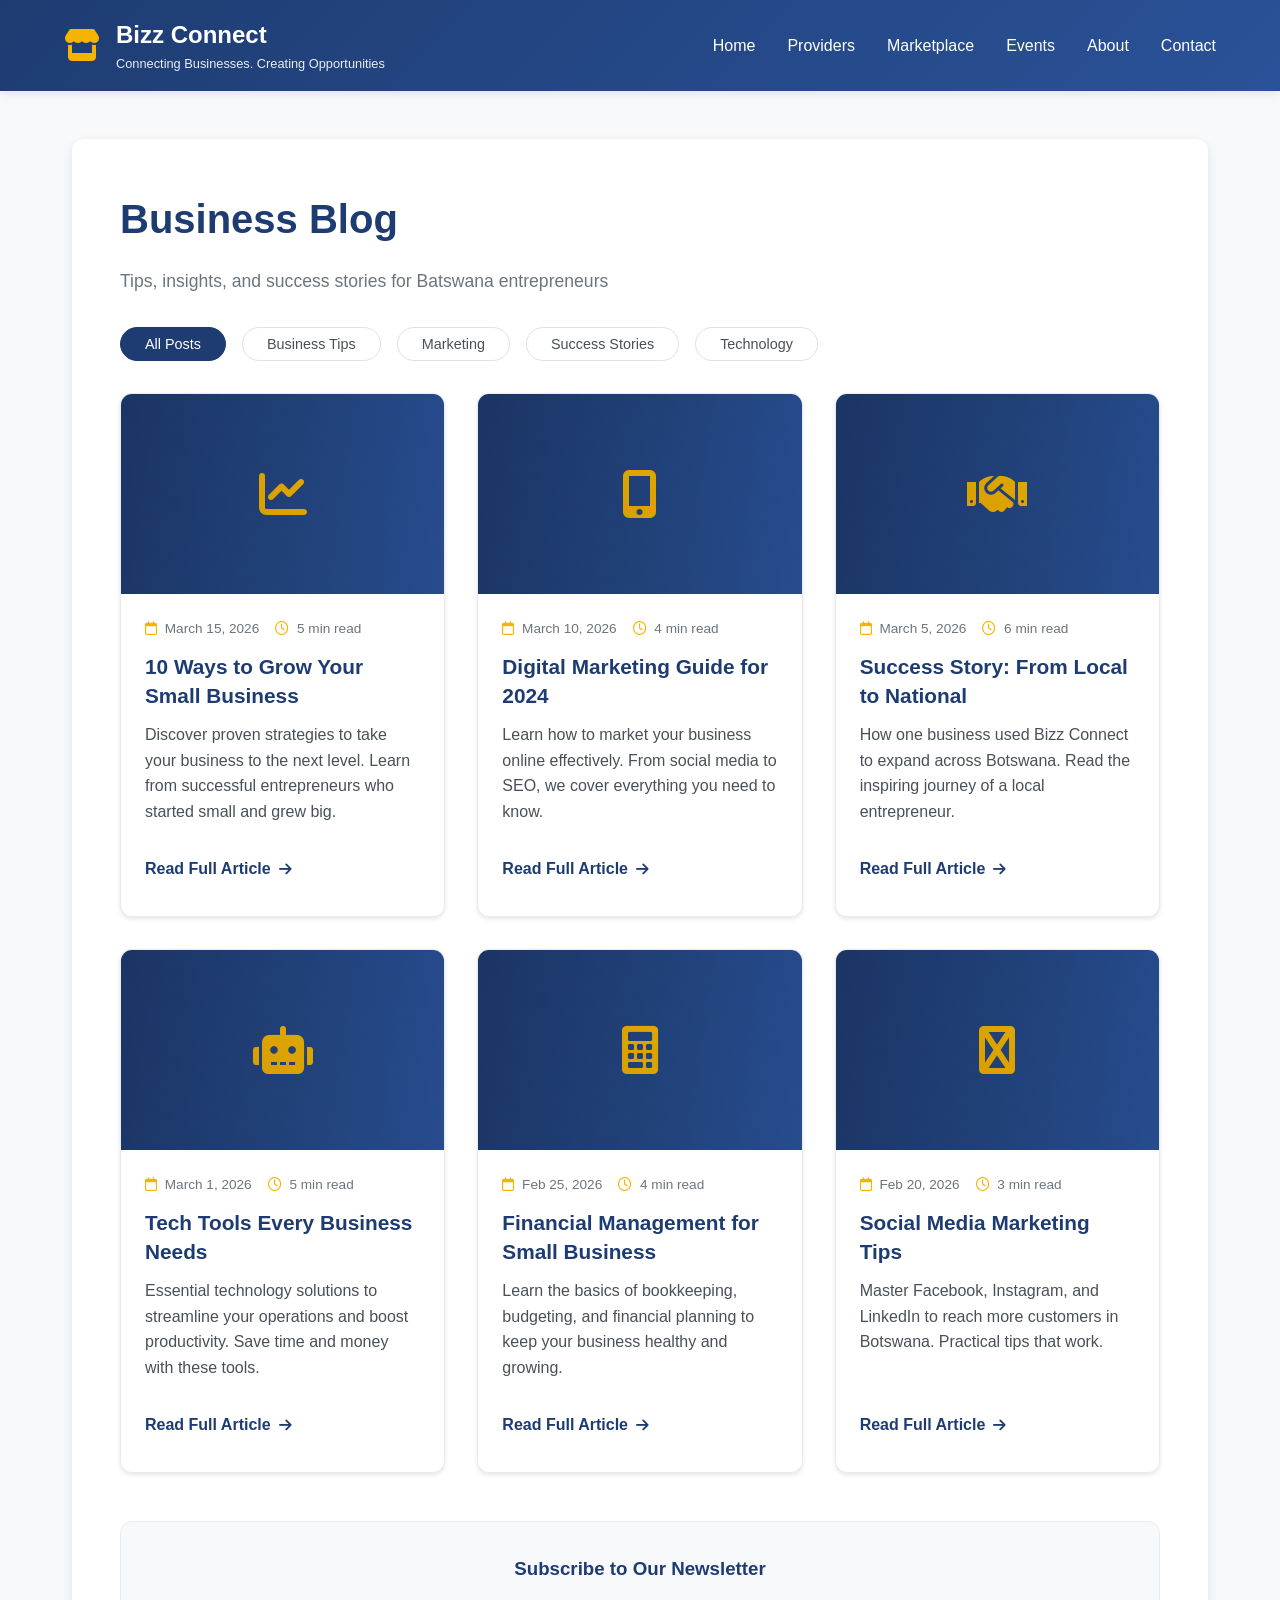
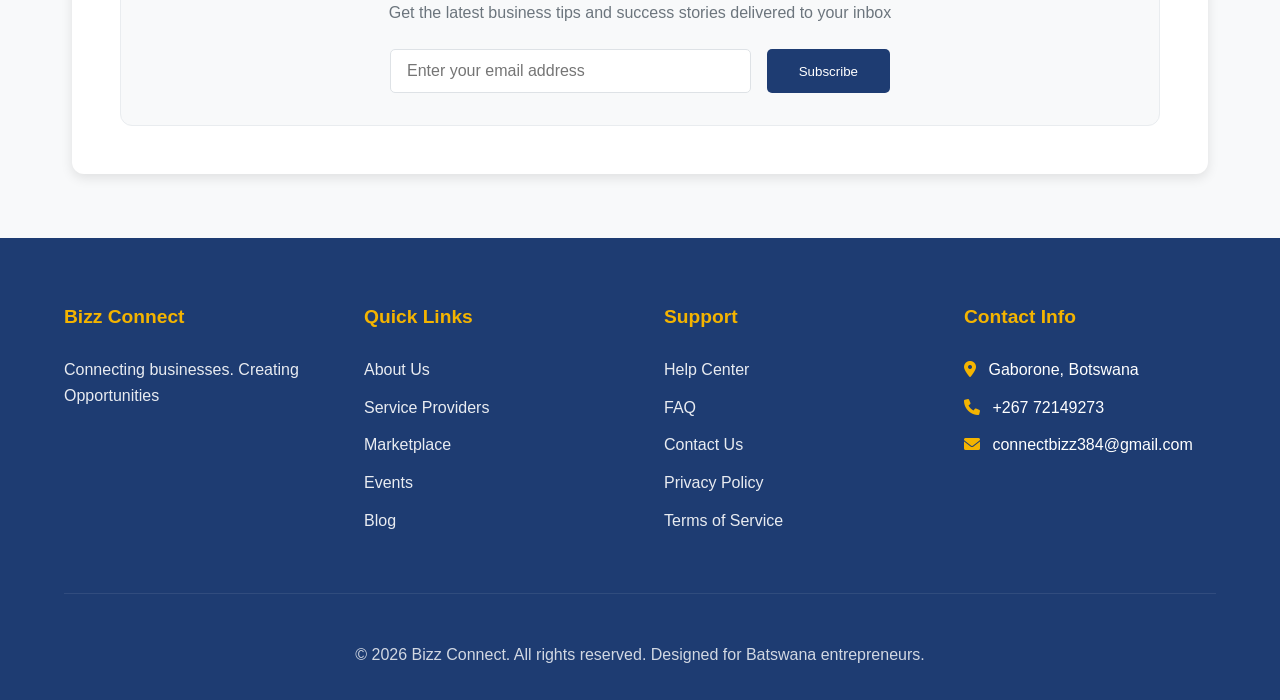
<file: blog.html>
<!DOCTYPE html>
<html lang="en">
<head>
    <meta charset="UTF-8">
    <meta name="viewport" content="width=device-width, initial-scale=1.0">
    <title>Blog - Bizz Connect</title>
    <link rel="stylesheet" href="https://cdnjs.cloudflare.com/ajax/libs/font-awesome/6.0.0/css/all.min.css">
    <style>
        * {
            margin: 0;
            padding: 0;
            box-sizing: border-box;
        }

        body {
            font-family: 'Inter', sans-serif;
            background: #f8f9fa;
            line-height: 1.6;
        }

        /* Navigation */
        .navbar {
            background: linear-gradient(135deg, #1e3c72 0%, #2a5298 100%);
            color: white;
            padding: 1rem 5%;
            display: flex;
            justify-content: space-between;
            align-items: center;
            position: sticky;
            top: 0;
            z-index: 1000;
            box-shadow: 0 2px 10px rgba(0,0,0,0.1);
        }

        .logo {
            display: flex;
            align-items: center;
            gap: 1rem;
        }

        .logo i {
            font-size: 2rem;
            color: #f4b400;
        }

        .logo h1 {
            font-size: 1.5rem;
            color: white;
        }

        .logo span {
            font-size: 0.8rem;
            opacity: 0.9;
            display: block;
        }

        .nav-links {
            display: flex;
            gap: 2rem;
        }

        .nav-links a {
            color: white;
            text-decoration: none;
            font-weight: 500;
            transition: color 0.3s;
        }

        .nav-links a:hover {
            color: #f4b400;
        }

        /* Page Content */
        .page-content {
            max-width: 1200px;
            margin: 3rem auto;
            padding: 0 2rem;
        }

        .content-card {
            background: white;
            border-radius: 12px;
            padding: 3rem;
            box-shadow: 0 4px 12px rgba(0,0,0,0.1);
        }

        .content-card h1 {
            color: #1e3c72;
            margin-bottom: 1rem;
            font-size: 2.5rem;
        }

        .content-card > p {
            color: #6c757d;
            margin-bottom: 2rem;
            font-size: 1.1rem;
        }

        /* Blog Grid */
        .blog-grid {
            display: grid;
            grid-template-columns: repeat(3, 1fr);
            gap: 2rem;
            margin: 2rem 0;
        }

        .blog-card {
            background: white;
            border-radius: 12px;
            overflow: hidden;
            box-shadow: 0 2px 4px rgba(0,0,0,0.1);
            transition: all 0.3s ease;
            border: 1px solid #e9ecef;
            display: flex;
            flex-direction: column;
            height: 100%;
        }

        .blog-card:hover {
            transform: translateY(-5px);
            box-shadow: 0 8px 24px rgba(30,60,114,0.15);
        }

        .blog-image {
            height: 200px;
            background: linear-gradient(135deg, #1e3c72, #2a5298);
            display: flex;
            align-items: center;
            justify-content: center;
            color: #f4b400;
            font-size: 3rem;
            position: relative;
            overflow: hidden;
        }

        .blog-image::after {
            content: '';
            position: absolute;
            top: 0;
            left: 0;
            right: 0;
            bottom: 0;
            background: linear-gradient(45deg, rgba(0,0,0,0.2), transparent);
        }

        .blog-content {
            padding: 1.5rem;
            flex: 1;
            display: flex;
            flex-direction: column;
        }

        .blog-meta {
            color: #6c757d;
            font-size: 0.85rem;
            margin-bottom: 0.75rem;
            display: flex;
            gap: 1rem;
            align-items: center;
        }

        .blog-meta i {
            color: #f4b400;
            margin-right: 0.25rem;
        }

        .blog-content h3 {
            color: #1e3c72;
            margin-bottom: 0.75rem;
            font-size: 1.3rem;
            line-height: 1.4;
        }

        .blog-content p {
            color: #495057;
            margin-bottom: 1.5rem;
            line-height: 1.6;
            flex: 1;
        }

        .read-more {
            color: #1e3c72;
            text-decoration: none;
            font-weight: 600;
            display: inline-flex;
            align-items: center;
            gap: 0.5rem;
            padding: 0.5rem 0;
            border-bottom: 2px solid transparent;
            transition: all 0.3s ease;
            width: fit-content;
            cursor: pointer;
        }

        .read-more:hover {
            color: #f4b400;
            gap: 1rem;
            border-bottom-color: #f4b400;
        }

        .read-more i {
            font-size: 0.9rem;
            transition: transform 0.3s;
        }

        .read-more:hover i {
            transform: translateX(5px);
        }

        /* Categories */
        .blog-categories {
            display: flex;
            gap: 1rem;
            margin-bottom: 2rem;
            flex-wrap: wrap;
        }

        .category-btn {
            padding: 0.5rem 1.5rem;
            border: 1px solid #dee2e6;
            background: white;
            border-radius: 30px;
            color: #495057;
            cursor: pointer;
            transition: all 0.3s;
            font-size: 0.9rem;
        }

        .category-btn:hover,
        .category-btn.active {
            background: #1e3c72;
            color: white;
            border-color: #1e3c72;
        }

        /* Newsletter */
        .newsletter-box {
            background: #f8f9fa;
            border-radius: 12px;
            padding: 2rem;
            margin-top: 3rem;
            text-align: center;
            border: 1px solid #e9ecef;
        }

        .newsletter-box h3 {
            color: #1e3c72;
            margin-bottom: 1rem;
        }

        .newsletter-box p {
            color: #6c757d;
            margin-bottom: 1.5rem;
        }

        .newsletter-form {
            display: flex;
            gap: 1rem;
            max-width: 500px;
            margin: 0 auto;
        }

        .newsletter-form input {
            flex: 1;
            padding: 0.75rem 1rem;
            border: 1px solid #dee2e6;
            border-radius: 5px;
            font-size: 1rem;
        }

        .newsletter-form input:focus {
            outline: none;
            border-color: #1e3c72;
        }

        .newsletter-form button {
            padding: 0.75rem 2rem;
            background: #1e3c72;
            color: white;
            border: none;
            border-radius: 5px;
            cursor: pointer;
            transition: all 0.3s;
        }

        .newsletter-form button:hover {
            background: #2a5298;
        }

        /* Footer */
        .footer {
            background: #1e3c72;
            color: white;
            padding: 4rem 5% 2rem;
            margin-top: 4rem;
        }

        .footer-content {
            max-width: 1400px;
            margin: 0 auto;
            display: grid;
            grid-template-columns: repeat(4, 1fr);
            gap: 3rem;
        }

        .footer-section h4 {
            color: #f4b400;
            margin-bottom: 1.5rem;
            font-size: 1.2rem;
        }

        .footer-section p {
            opacity: 0.9;
            line-height: 1.6;
        }

        .footer-links {
            list-style: none;
        }

        .footer-links li {
            margin-bottom: 0.75rem;
        }

        .footer-links a {
            color: rgba(255,255,255,0.9);
            text-decoration: none;
            transition: all 0.3s;
        }

        .footer-links a:hover {
            color: #f4b400;
            padding-left: 5px;
        }

        .footer-links i {
            margin-right: 0.5rem;
            color: #f4b400;
        }

        .footer-bottom {
            text-align: center;
            padding-top: 3rem;
            margin-top: 3rem;
            border-top: 1px solid rgba(255,255,255,0.1);
            opacity: 0.8;
        }

        /* Responsive */
        @media (max-width: 992px) {
            .blog-grid {
                grid-template-columns: repeat(2, 1fr);
            }
            .footer-content {
                grid-template-columns: repeat(2, 1fr);
            }
        }

        @media (max-width: 768px) {
            .navbar {
                flex-direction: column;
                gap: 1rem;
            }
            .nav-links {
                flex-wrap: wrap;
                justify-content: center;
            }
            .blog-grid {
                grid-template-columns: 1fr;
            }
            .footer-content {
                grid-template-columns: 1fr;
            }
            .newsletter-form {
                flex-direction: column;
            }
        }
    </style>
</head>
<body>
    <!-- Navigation -->
    <nav class="navbar">
        <div class="logo">
            <i class="fas fa-store"></i>
            <div>
                <h1>Bizz Connect</h1>
                <span>Connecting Businesses. Creating Opportunities</span>
            </div>
        </div>
        <div class="nav-links">
            <a href="index.html">Home</a>
            <a href="providers.html">Providers</a>
            <a href="marketplace.html">Marketplace</a>
            <a href="events.html">Events</a>
            <a href="about.html">About</a>
            <a href="contact.html">Contact</a>
        </div>
    </nav>

    <!-- Page Content -->
    <div class="page-content">
        <div class="content-card">
            <h1>Business Blog</h1>
            <p>Tips, insights, and success stories for Batswana entrepreneurs</p>
            
            <!-- Categories -->
            <div class="blog-categories">
                <button class="category-btn active" onclick="filterBlog('all')">All Posts</button>
                <button class="category-btn" onclick="filterBlog('business')">Business Tips</button>
                <button class="category-btn" onclick="filterBlog('marketing')">Marketing</button>
                <button class="category-btn" onclick="filterBlog('success')">Success Stories</button>
                <button class="category-btn" onclick="filterBlog('technology')">Technology</button>
            </div>
            
            <!-- Blog Grid -->
            <div class="blog-grid" id="blogGrid">
                <!-- Blog Post 1 -->
                <div class="blog-card" data-category="business">
                    <div class="blog-image">
                        <i class="fas fa-chart-line"></i>
                    </div>
                    <div class="blog-content">
                        <div class="blog-meta">
                            <span><i class="far fa-calendar"></i> March 15, 2026</span>
                            <span><i class="far fa-clock"></i> 5 min read</span>
                        </div>
                        <h3>10 Ways to Grow Your Small Business</h3>
                        <p>Discover proven strategies to take your business to the next level. Learn from successful entrepreneurs who started small and grew big.</p>
                        <a href="#" class="read-more" onclick="openBlogPost(1); return false;">Read Full Article <i class="fas fa-arrow-right"></i></a>
                    </div>
                </div>
                
                <!-- Blog Post 2 -->
                <div class="blog-card" data-category="marketing">
                    <div class="blog-image">
                        <i class="fas fa-mobile-alt"></i>
                    </div>
                    <div class="blog-content">
                        <div class="blog-meta">
                            <span><i class="far fa-calendar"></i> March 10, 2026</span>
                            <span><i class="far fa-clock"></i> 4 min read</span>
                        </div>
                        <h3>Digital Marketing Guide for 2024</h3>
                        <p>Learn how to market your business online effectively. From social media to SEO, we cover everything you need to know.</p>
                        <a href="#" class="read-more" onclick="openBlogPost(2); return false;">Read Full Article <i class="fas fa-arrow-right"></i></a>
                    </div>
                </div>
                
                <!-- Blog Post 3 -->
                <div class="blog-card" data-category="success">
                    <div class="blog-image">
                        <i class="fas fa-handshake"></i>
                    </div>
                    <div class="blog-content">
                        <div class="blog-meta">
                            <span><i class="far fa-calendar"></i> March 5, 2026</span>
                            <span><i class="far fa-clock"></i> 6 min read</span>
                        </div>
                        <h3>Success Story: From Local to National</h3>
                        <p>How one business used Bizz Connect to expand across Botswana. Read the inspiring journey of a local entrepreneur.</p>
                        <a href="#" class="read-more" onclick="openBlogPost(3); return false;">Read Full Article <i class="fas fa-arrow-right"></i></a>
                    </div>
                </div>
                
                <!-- Blog Post 4 -->
                <div class="blog-card" data-category="technology">
                    <div class="blog-image">
                        <i class="fas fa-robot"></i>
                    </div>
                    <div class="blog-content">
                        <div class="blog-meta">
                            <span><i class="far fa-calendar"></i> March 1, 2026</span>
                            <span><i class="far fa-clock"></i> 5 min read</span>
                        </div>
                        <h3>Tech Tools Every Business Needs</h3>
                        <p>Essential technology solutions to streamline your operations and boost productivity. Save time and money with these tools.</p>
                        <a href="#" class="read-more" onclick="openBlogPost(4); return false;">Read Full Article <i class="fas fa-arrow-right"></i></a>
                    </div>
                </div>
                
                <!-- Blog Post 5 -->
                <div class="blog-card" data-category="business">
                    <div class="blog-image">
                        <i class="fas fa-calculator"></i>
                    </div>
                    <div class="blog-content">
                        <div class="blog-meta">
                            <span><i class="far fa-calendar"></i> Feb 25, 2026</span>
                            <span><i class="far fa-clock"></i> 4 min read</span>
                        </div>
                        <h3>Financial Management for Small Business</h3>
                        <p>Learn the basics of bookkeeping, budgeting, and financial planning to keep your business healthy and growing.</p>
                        <a href="#" class="read-more" onclick="openBlogPost(5); return false;">Read Full Article <i class="fas fa-arrow-right"></i></a>
                    </div>
                </div>
                
                <!-- Blog Post 6 -->
                <div class="blog-card" data-category="marketing">
                    <div class="blog-image">
                        <i class="fas fa-facebook"></i>
                    </div>
                    <div class="blog-content">
                        <div class="blog-meta">
                            <span><i class="far fa-calendar"></i> Feb 20, 2026</span>
                            <span><i class="far fa-clock"></i> 3 min read</span>
                        </div>
                        <h3>Social Media Marketing Tips</h3>
                        <p>Master Facebook, Instagram, and LinkedIn to reach more customers in Botswana. Practical tips that work.</p>
                        <a href="#" class="read-more" onclick="openBlogPost(6); return false;">Read Full Article <i class="fas fa-arrow-right"></i></a>
                    </div>
                </div>
            </div>

            <!-- Newsletter Signup -->
            <div class="newsletter-box">
                <h3>Subscribe to Our Newsletter</h3>
                <p>Get the latest business tips and success stories delivered to your inbox</p>
                <form class="newsletter-form" onsubmit="subscribeNewsletter(event)">
                    <input type="email" placeholder="Enter your email address" required>
                    <button type="submit">Subscribe</button>
                </form>
            </div>
        </div>
    </div>

    <!-- Footer -->
    <footer class="footer">
        <div class="footer-content">
            <div class="footer-section">
                <h4>Bizz Connect</h4>
                <p>Connecting businesses. Creating Opportunities</p>
            </div>
            
            <div class="footer-section">
                <h4>Quick Links</h4>
                <ul class="footer-links">
                    <li><a href="about.html">About Us</a></li>
                    <li><a href="providers.html">Service Providers</a></li>
                    <li><a href="marketplace.html">Marketplace</a></li>
                    <li><a href="events.html">Events</a></li>
                    <li><a href="blog.html">Blog</a></li>
                </ul>
            </div>
            
            <div class="footer-section">
                <h4>Support</h4>
                <ul class="footer-links">
                    <li><a href="help.html">Help Center</a></li>
                    <li><a href="faq.html">FAQ</a></li>
                    <li><a href="contact.html">Contact Us</a></li>
                    <li><a href="privacy.html">Privacy Policy</a></li>
                    <li><a href="terms.html">Terms of Service</a></li>
                </ul>
            </div>
            
            <div class="footer-section">
                <h4>Contact Info</h4>
                <ul class="footer-links">
                    <li><i class="fas fa-map-marker-alt"></i> Gaborone, Botswana</li>
                    <li><i class="fas fa-phone"></i> +267 72149273</li>
                    <li><i class="fas fa-envelope"></i> connectbizz384@gmail.com</li>
                </ul>
            </div>
        </div>
        
        <div class="footer-bottom">
            <p>&copy; 2026 Bizz Connect. All rights reserved. Designed for Batswana entrepreneurs.</p>
        </div>
    </footer>

    <script>
        // Function to open blog post in a modal
        function openBlogPost(postId) {
            // Create modal element
            const modal = document.createElement('div');
            modal.style.cssText = `
                position: fixed;
                top: 0;
                left: 0;
                right: 0;
                bottom: 0;
                background: rgba(0,0,0,0.8);
                display: flex;
                align-items: center;
                justify-content: center;
                z-index: 9999;
                padding: 2rem;
                overflow-y: auto;
            `;

            // Blog post content
            const blogPosts = {
                1: {
                    title: "10 Ways to Grow Your Small Business",
                    date: "March 15, 2026",
                    readTime: "5 min read",
                    author: "Keitumetse Modise",
                    content: `
                        <h2>1. Leverage Social Media</h2>
                        <p>Create engaging content on platforms where your customers spend time. Facebook and Instagram are particularly effective in Botswana.</p>
                        
                        <h2>2. Network with Other Businesses</h2>
                        <p>Join business groups and attend networking events. Partnerships can lead to new opportunities and referrals.</p>
                        
                        <h2>3. Invest in Customer Service</h2>
                        <p>Happy customers become repeat customers. Train your staff to provide excellent service and always follow up.</p>
                        
                        <h2>4. Use Digital Marketing</h2>
                        <p>From SEO to email marketing, digital channels offer cost-effective ways to reach new customers.</p>
                        
                        <h2>5. Diversify Your Offerings</h2>
                        <p>Consider adding complementary products or services to increase revenue from existing customers.</p>
                        
                        <h2>6. Focus on Quality</h2>
                        <p>Never compromise on quality. Your reputation is your most valuable asset.</p>
                        
                        <h2>7. Get Customer Feedback</h2>
                        <p>Regularly ask customers how you can improve. Use surveys and reviews to gather insights.</p>
                        
                        <h2>8. Optimize Your Operations</h2>
                        <p>Look for ways to streamline processes and reduce costs without sacrificing quality.</p>
                        
                        <h2>9. Build a Strong Team</h2>
                        <p>Hire people who share your vision and invest in their training and development.</p>
                        
                        <h2>10. Plan for Growth</h2>
                        <p>Create a business plan with clear goals and strategies for achieving them.</p>
                    `
                },
                2: {
                    title: "Digital Marketing Guide for 2024",
                    date: "March 10, 2026",
                    readTime: "4 min read",
                    author: "Thabo Nkosi",
                    content: `
                        <h2>Understanding Digital Marketing</h2>
                        <p>Digital marketing encompasses all marketing efforts that use electronic devices or the internet. It's essential for modern businesses.</p>
                        
                        <h2>Social Media Marketing</h2>
                        <p>Platforms like Facebook, Instagram, and LinkedIn allow you to reach specific audiences with targeted content.</p>
                        
                        <h2>Search Engine Optimization (SEO)</h2>
                        <p>Optimize your website to rank higher in search results. Focus on keywords your customers use to find services like yours.</p>
                        
                        <h2>Email Marketing</h2>
                        <p>Build an email list and send regular newsletters with valuable content and offers to keep customers engaged.</p>
                        
                        <h2>Content Marketing</h2>
                        <p>Create blog posts, videos, and other content that educates and entertains your audience.</p>
                        
                        <h2>Paid Advertising</h2>
                        <p>Consider Google Ads or social media ads for faster results. Start with a small budget and scale what works.</p>
                    `
                },
                3: {
                    title: "Success Story: From Local to National",
                    date: "March 5, 2026",
                    readTime: "6 min read",
                    author: "Mpho Banda",
                    content: `
                        <h2>How Keitumetse Built a Beauty Empire</h2>
                        <p>Starting with just a small salon in Gaborone, Keitumetse Modise now has branches in Francistown, Maun, and Kasane.</p>
                        
                        <h2>The Turning Point</h2>
                        <p>"Joining Bizz Connect was the best decision I ever made," says Keitumetse. "I started getting bookings from customers I never would have reached otherwise."</p>
                        
                        <h2>Expanding Through Partnerships</h2>
                        <p>Through the platform, Keitumetse connected with distributors who now supply her salons with quality products at better prices.</p>
                        
                        <h2>Building a Team</h2>
                        <p>Today, Keitumetse employs 15 stylists and is training the next generation of beauty professionals.</p>
                        
                        <h2>Advice for Entrepreneurs</h2>
                        <p>"Don't be afraid to start small. Focus on quality, treat your customers well, and use every tool available to grow."</p>
                    `
                },
                4: {
                    title: "Tech Tools Every Business Needs",
                    date: "March 1, 2026",
                    readTime: "5 min read",
                    author: "Grace Mokwena",
                    content: `
                        <h2>1. Accounting Software</h2>
                        <p>QuickBooks or Wave can help you track income, expenses, and taxes with ease.</p>
                        
                        <h2>2. Customer Relationship Management (CRM)</h2>
                        <p>HubSpot or Salesforce help you manage customer interactions and sales pipelines.</p>
                        
                        <h2>3. Project Management</h2>
                        <p>Trello, Asana, or Monday.com keep your team organized and on track.</p>
                        
                        <h2>4. Communication Tools</h2>
                        <p>Slack and Microsoft Teams make it easy for teams to collaborate, especially when working remotely.</p>
                        
                        <h2>5. Scheduling Software</h2>
                        <p>Calendly or Acuity let customers book appointments without back-and-forth emails.</p>
                        
                        <h2>6. Payment Processing</h2>
                        <p>Accept card payments with systems like iVeri or Peach Payments popular in Botswana.</p>
                    `
                },
                5: {
                    title: "Financial Management for Small Business",
                    date: "Feb 25, 2026",
                    readTime: "4 min read",
                    author: "Olebogeng K.",
                    content: `
                        <h2>Separate Business and Personal Finances</h2>
                        <p>Open a dedicated business bank account to make tracking easier.</p>
                        
                        <h2>Track Every Expense</h2>
                        <p>Use apps to record all business expenses. Save receipts for tax purposes.</p>
                        
                        <h2>Create a Budget</h2>
                        <p>Plan your income and expenses monthly. Adjust as needed based on actual performance.</p>
                        
                        <h2>Monitor Cash Flow</h2>
                        <p>Know when money comes in and goes out. Maintain a buffer for slow periods.</p>
                        
                        <h2>Plan for Taxes</h2>
                        <p>Set aside money for taxes regularly. Consider working with an accountant familiar with Botswana regulations.</p>
                        
                        <h2>Invest in Growth</h2>
                        <p>Reinvest profits wisely to expand your business. Track return on investment for major decisions.</p>
                    `
                },
                6: {
                    title: "Social Media Marketing Tips",
                    date: "Feb 20, 2026",
                    readTime: "3 min read",
                    author: "Thabo Nkosi",
                    content: `
                        <h2>Choose the Right Platforms</h2>
                        <p>Focus on where your customers are. In Botswana, Facebook is widely used across all age groups.</p>
                        
                        <h2>Post Consistently</h2>
                        <p>Create a content calendar and post regularly. Aim for 3-5 posts per week.</p>
                        
                        <h2>Engage With Followers</h2>
                        <p>Respond to comments and messages promptly. Build a community around your brand.</p>
                        
                        <h2>Use Visuals</h2>
                        <p>Photos and videos get more engagement than text-only posts. Show your products and behind-the-scenes content.</p>
                        
                        <h2>Run Contests</h2>
                        <p>Giveaways and contests can quickly grow your following and increase engagement.</p>
                        
                        <h2>Track Analytics</h2>
                        <p>Use platform insights to see what works. Adjust your strategy based on data.</p>
                    `
                }
            };

            const post = blogPosts[postId];
            
            modal.innerHTML = `
                <div style="
                    background: white;
                    border-radius: 12px;
                    padding: 2rem;
                    max-width: 800px;
                    width: 100%;
                    max-height: 90vh;
                    overflow-y: auto;
                    position: relative;
                ">
                    <button onclick="this.closest('.modal').remove()" style="
                        position: absolute;
                        top: 1rem;
                        right: 1rem;
                        background: none;
                        border: none;
                        font-size: 1.5rem;
                        cursor: pointer;
                        color: #6c757d;
                    ">&times;</button>
                    
                    <h2 style="color: #1e3c72; margin-bottom: 1rem; font-size: 2rem;">${post.title}</h2>
                    
                    <div style="display: flex; gap: 1rem; color: #6c757d; margin-bottom: 2rem; font-size: 0.9rem;">
                        <span><i class="far fa-calendar"></i> ${post.date}</span>
                        <span><i class="far fa-clock"></i> ${post.readTime}</span>
                        <span><i class="far fa-user"></i> By ${post.author}</span>
                    </div>
                    
                    <div style="color: #495057; line-height: 1.8;">
                        ${post.content}
                    </div>
                    
                    <hr style="margin: 2rem 0; border: none; border-top: 1px solid #dee2e6;">
                    
                    <div style="text-align: center;">
                        <p style="color: #6c757d; margin-bottom: 1rem;">Enjoyed this article? Share it with others!</p>
                        <div style="display: flex; gap: 1rem; justify-content: center;">
                            <a href="https://www.facebook.com/share/1Gju4NZzSd/" style="color: #1e3c72; font-size: 1.5rem;"><i class="fab fa-facebook"></i></a>
                            <a href="https://x.com/BizzConnect384" style="color: #1e3c72; font-size: 1.5rem;"><i class="fab fa-twitter"></i></a>
                            <a href="https://www.linkedin.com/in/bizz-connect-73b3b03b7?utm_source=share&utm_campaign=share_via&utm_content=profile&utm_medium=android_app" style="color: #1e3c72; font-size: 1.5rem;"><i class="fab fa-linkedin"></i></a>
                            <a href="https://wa.me/message/EOVFBBEEAWQEB1" style="color: #1e3c72; font-size: 1.5rem;"><i class="fab fa-whatsapp"></i></a>
                        </div>
                    </div>
                </div>
            `;
            
            modal.className = 'modal';
            document.body.appendChild(modal);
        }

        // Filter blog posts by category
        function filterBlog(category) {
            const posts = document.querySelectorAll('.blog-card');
            const buttons = document.querySelectorAll('.category-btn');
            
            // Update active button
            buttons.forEach(btn => {
                btn.classList.remove('active');
                if (btn.textContent.toLowerCase().includes(category) || 
                    (category === 'all' && btn.textContent === 'All Posts')) {
                    btn.classList.add('active');
                }
            });
            
            // Filter posts
            posts.forEach(post => {
                if (category === 'all' || post.dataset.category === category) {
                    post.style.display = 'flex';
                } else {
                    post.style.display = 'none';
                }
            });
        }

        // Newsletter subscription
        function subscribeNewsletter(event) {
            event.preventDefault();
            const email = event.target.querySelector('input').value;
            alert(`Thank you for subscribing! We've sent a confirmation to ${email}`);
            event.target.reset();
        }
    </script>
</body>
</html>
</file>
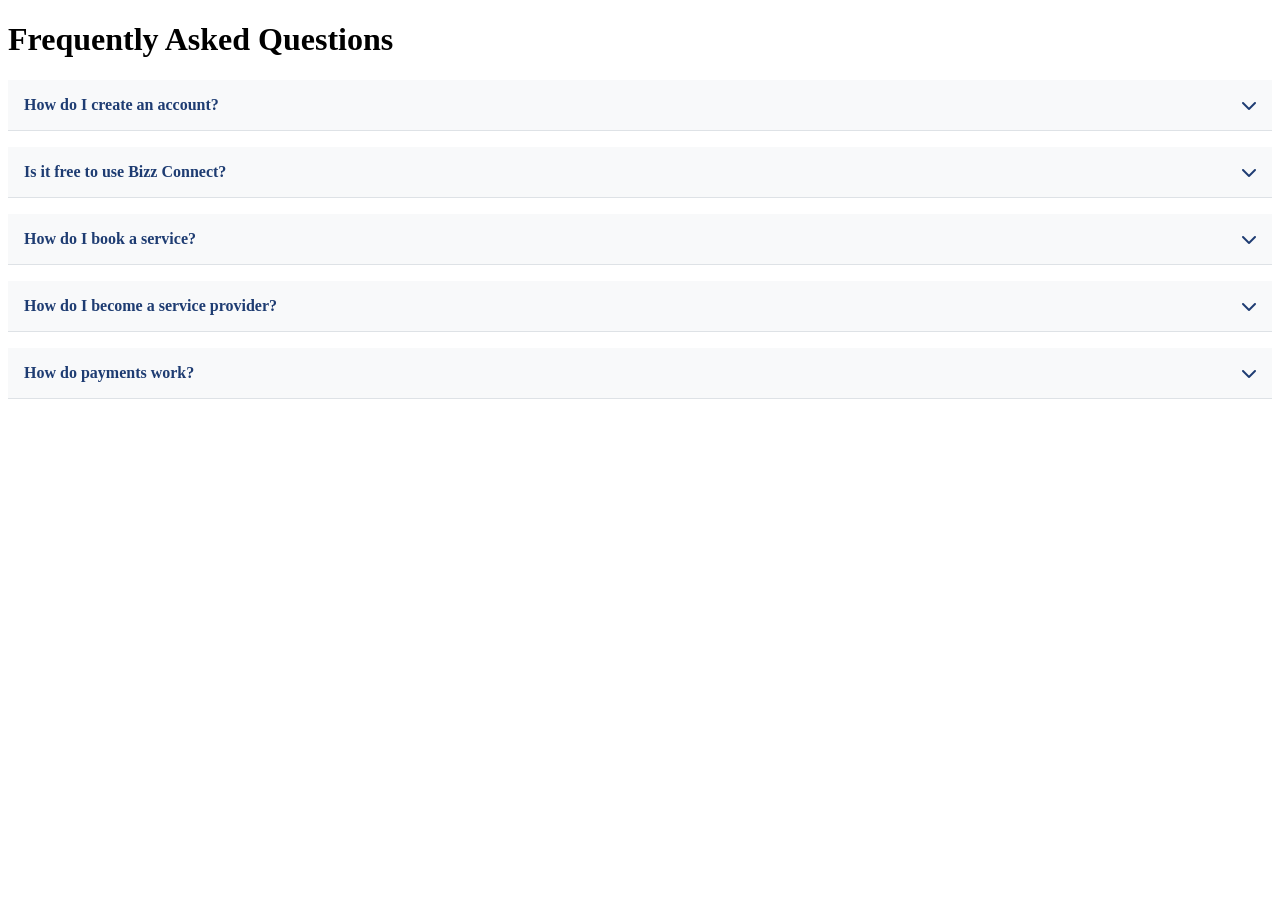
<file: faq.html>
<!DOCTYPE html>
<html lang="en">
<head>
    <meta charset="UTF-8">
    <meta name="viewport" content="width=device-width, initial-scale=1.0">
    <title>FAQ - Bizz Connect</title>
    <link rel="stylesheet" href="https://cdnjs.cloudflare.com/ajax/libs/font-awesome/6.0.0/css/all.min.css">
    <style>
        /* Add FAQ-specific styles */
        .faq-item {
            border-bottom: 1px solid #dee2e6;
            margin-bottom: 1rem;
        }
        
        .faq-question {
            padding: 1rem;
            background: #f8f9fa;
            cursor: pointer;
            display: flex;
            justify-content: space-between;
            align-items: center;
            font-weight: 600;
            color: #1e3c72;
        }
        
        .faq-question:hover {
            background: #e9ecef;
        }
        
        .faq-answer {
            padding: 1rem;
            display: none;
            color: #495057;
            line-height: 1.6;
        }
        
        .faq-answer.active {
            display: block;
        }
        
        .faq-question i {
            transition: transform 0.3s;
        }
        
        .faq-question.active i {
            transform: rotate(180deg);
        }
    </style>
</head>
<body>
    <!-- Same navigation and footer as above, with FAQ content -->
    <div class="page-content">
        <div class="content-card">
            <h1>Frequently Asked Questions</h1>
            
            <div class="faq-item">
                <div class="faq-question" onclick="toggleFAQ(this)">
                    How do I create an account?
                    <i class="fas fa-chevron-down"></i>
                </div>
                <div class="faq-answer">
                    Click the "Sign Up" button in the top right corner. Choose your account type (Customer, Service Provider, Distributor, or Manufacturer) and fill in the required information. You'll receive a verification email to activate your account.
                </div>
            </div>
            
            <div class="faq-item">
                <div class="faq-question" onclick="toggleFAQ(this)">
                    Is it free to use Bizz Connect?
                    <i class="fas fa-chevron-down"></i>
                </div>
                <div class="faq-answer">
                    Yes! Basic accounts are free. We offer premium features for businesses that want to grow faster. Check our pricing page for more details.
                </div>
            </div>
            
            <div class="faq-item">
                <div class="faq-question" onclick="toggleFAQ(this)">
                    How do I book a service?
                    <i class="fas fa-chevron-down"></i>
                </div>
                <div class="faq-answer">
                    Browse service providers, select the one you like, and click "Book Now". Choose your preferred date and time, then confirm your booking. You'll receive a confirmation once the provider accepts.
                </div>
            </div>
            
            <div class="faq-item">
                <div class="faq-question" onclick="toggleFAQ(this)">
                    How do I become a service provider?
                    <i class="fas fa-chevron-down"></i>
                </div>
                <div class="faq-answer">
                    Create an account and select "Service Provider" as your account type. Complete your business profile, add your services, and verify your business. Once verified, you can start receiving bookings.
                </div>
            </div>
            
            <div class="faq-item">
                <div class="faq-question" onclick="toggleFAQ(this)">
                    How do payments work?
                    <i class="fas fa-chevron-down"></i>
                </div>
                <div class="faq-answer">
                    Payments are processed securely through our platform. Customers can pay via credit card, mobile money, or bank transfer. Funds are held securely and released to providers after service completion.
                </div>
            </div>
        </div>
    </div>

    <script>
        function toggleFAQ(element) {
            const answer = element.nextElementSibling;
            const icon = element.querySelector('i');
            
            answer.classList.toggle('active');
            element.classList.toggle('active');
            
            if (answer.classList.contains('active')) {
                icon.style.transform = 'rotate(180deg)';
            } else {
                icon.style.transform = 'rotate(0deg)';
            }
        }
    </script>
</body>
</html>
</file>
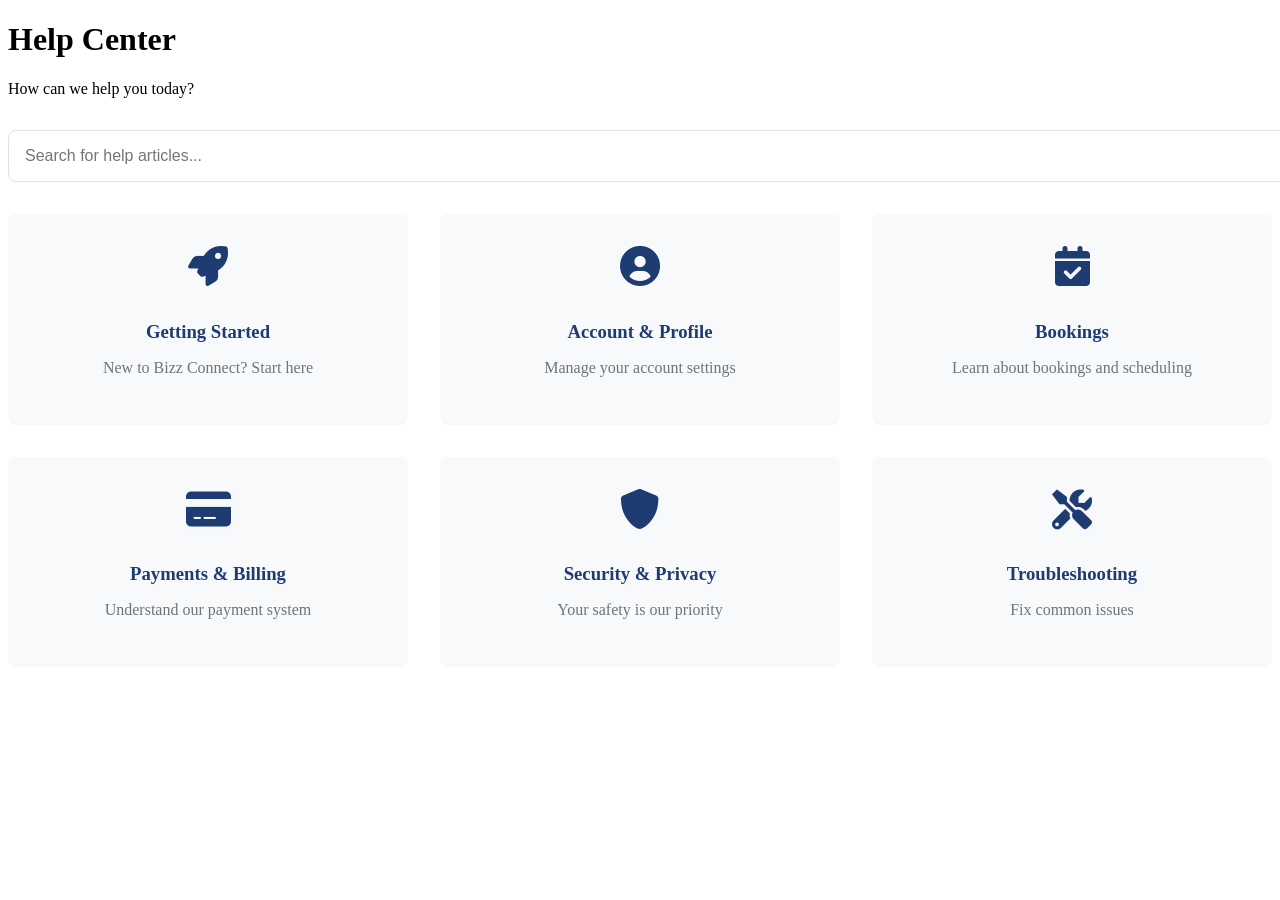
<file: help.html>
<!DOCTYPE html>
<html lang="en">
<head>
    <meta charset="UTF-8">
    <meta name="viewport" content="width=device-width, initial-scale=1.0">
    <title>Help Center - Bizz Connect</title>
    <link rel="stylesheet" href="https://cdnjs.cloudflare.com/ajax/libs/font-awesome/6.0.0/css/all.min.css">
    <style>
        .help-grid {
            display: grid;
            grid-template-columns: repeat(3, 1fr);
            gap: 2rem;
            margin: 2rem 0;
        }
        
        .help-card {
            background: #f8f9fa;
            padding: 2rem;
            border-radius: 8px;
            text-align: center;
            cursor: pointer;
            transition: all 0.3s;
        }
        
        .help-card:hover {
            transform: translateY(-5px);
            box-shadow: 0 4px 12px rgba(0,0,0,0.1);
        }
        
        .help-card i {
            font-size: 2.5rem;
            color: #1e3c72;
            margin-bottom: 1rem;
        }
        
        .help-card h3 {
            color: #1e3c72;
            margin-bottom: 0.5rem;
        }
        
        .help-card p {
            color: #6c757d;
        }
        
        .search-help {
            margin: 2rem 0;
        }
        
        .search-help input {
            width: 100%;
            padding: 1rem;
            border: 1px solid #dee2e6;
            border-radius: 8px;
            font-size: 1rem;
        }
    </style>
</head>
<body>
    <!-- Same navigation -->
    <div class="page-content">
        <div class="content-card">
            <h1>Help Center</h1>
            <p>How can we help you today?</p>
            
            <div class="search-help">
                <input type="text" placeholder="Search for help articles..." onkeyup="searchHelp(this.value)">
            </div>
            
            <div class="help-grid">
                <div class="help-card" onclick="location.href='getting-started.html'">
                    <i class="fas fa-rocket"></i>
                    <h3>Getting Started</h3>
                    <p>New to Bizz Connect? Start here</p>
                </div>
                
                <div class="help-card" onclick="location.href='account-help.html'">
                    <i class="fas fa-user-circle"></i>
                    <h3>Account & Profile</h3>
                    <p>Manage your account settings</p>
                </div>
                
                <div class="help-card" onclick="location.href='bookings-help.html'">
                    <i class="fas fa-calendar-check"></i>
                    <h3>Bookings</h3>
                    <p>Learn about bookings and scheduling</p>
                </div>
                
                <div class="help-card" onclick="location.href='payments-help.html'">
                    <i class="fas fa-credit-card"></i>
                    <h3>Payments & Billing</h3>
                    <p>Understand our payment system</p>
                </div>
                
                <div class="help-card" onclick="location.href='security-help.html'">
                    <i class="fas fa-shield-alt"></i>
                    <h3>Security & Privacy</h3>
                    <p>Your safety is our priority</p>
                </div>
                
                <div class="help-card" onclick="location.href='troubleshooting.html'">
                    <i class="fas fa-tools"></i>
                    <h3>Troubleshooting</h3>
                    <p>Fix common issues</p>
                </div>
            </div>
        </div>
    </div>
</body>
</html>
</file>
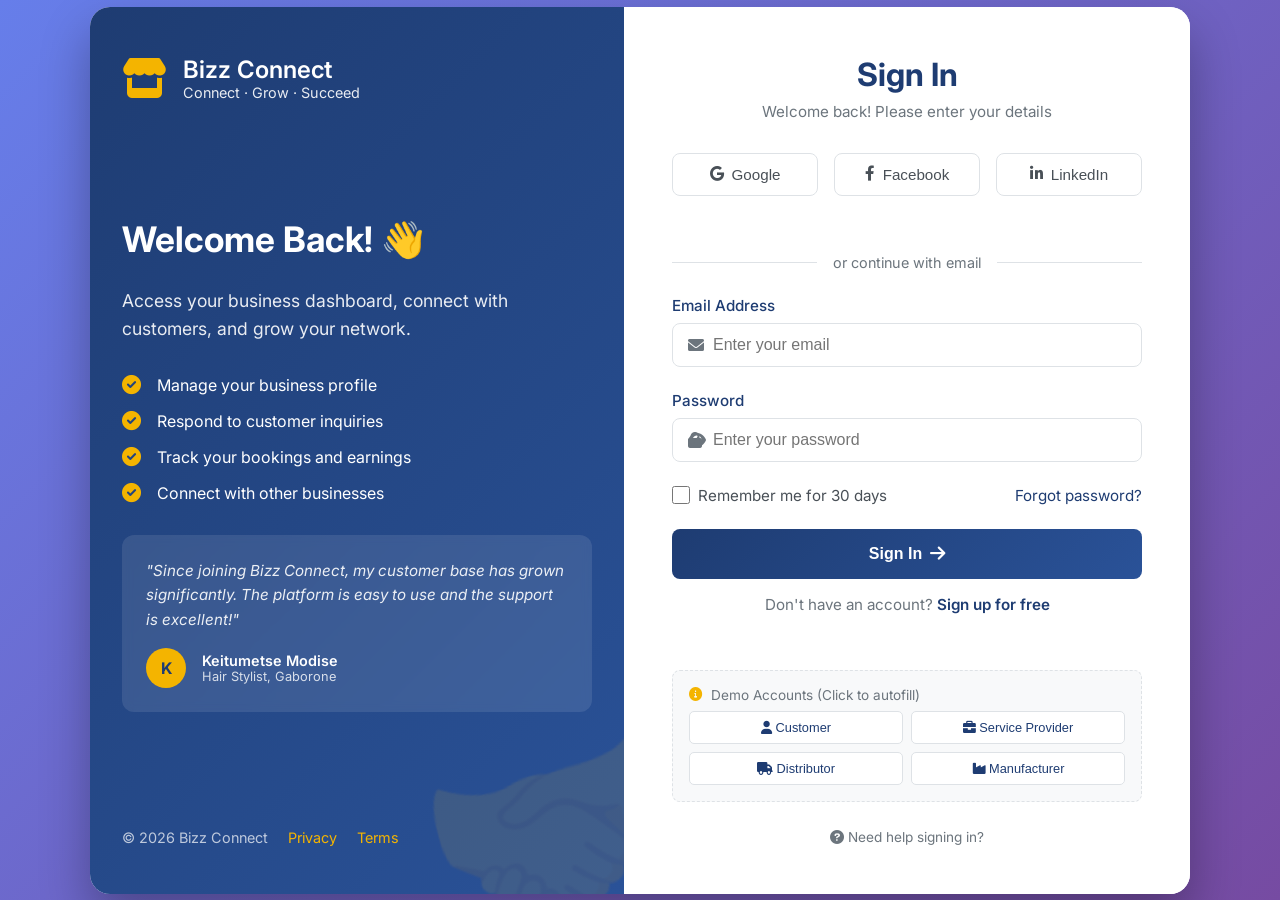
<file: login.html>
<!DOCTYPE html>
<html lang="en">
<head>
    <meta charset="UTF-8">
    <meta name="viewport" content="width=device-width, initial-scale=1.0">
    <title>Login - Bizz Connect</title>
    
    <!-- Meta Tags for SEO -->
    <meta name="description" content="Login to Bizz Connect. Access your dashboard, manage your business profile, connect with customers and partners.">
    <meta name="keywords" content="login, sign in, business account, Bizz Connect">
    
    <!-- Font Awesome Icons -->
    <link rel="stylesheet" href="https://cdnjs.cloudflare.com/ajax/libs/font-awesome/6.0.0/css/all.min.css">
    
    <!-- Google Fonts -->
    <link href="https://fonts.googleapis.com/css2?family=Inter:wght@400;500;600;700&display=swap" rel="stylesheet">
    
    <style>
        /* ========== ORIGINAL STYLES – COMPLETELY UNCHANGED ========== */
        * {
            margin: 0;
            padding: 0;
            box-sizing: border-box;
        }
        
        body {
            font-family: 'Inter', sans-serif;
            background: linear-gradient(135deg, #667eea 0%, #764ba2 100%);
            min-height: 100vh;
            display: flex;
            align-items: center;
            justify-content: center;
            position: relative;
            overflow-x: hidden;
        }
        
        /* Animated Background */
        .bg-bubbles {
            position: absolute;
            top: 0;
            left: 0;
            width: 100%;
            height: 100%;
            z-index: 1;
            overflow: hidden;
        }
        
        .bg-bubbles li {
            position: absolute;
            list-style: none;
            display: block;
            width: 40px;
            height: 40px;
            background: rgba(255, 255, 255, 0.15);
            bottom: -160px;
            animation: square 25s infinite;
            transition-timing-function: linear;
            border-radius: 50%;
        }
        
        .bg-bubbles li:nth-child(1) {
            left: 10%;
            width: 80px;
            height: 80px;
            animation-delay: 0s;
            animation-duration: 20s;
        }
        
        .bg-bubbles li:nth-child(2) {
            left: 20%;
            width: 120px;
            height: 120px;
            animation-delay: 2s;
            animation-duration: 25s;
        }
        
        .bg-bubbles li:nth-child(3) {
            left: 30%;
            width: 60px;
            height: 60px;
            animation-delay: 4s;
            animation-duration: 22s;
        }
        
        .bg-bubbles li:nth-child(4) {
            left: 40%;
            width: 100px;
            height: 100px;
            animation-delay: 0s;
            animation-duration: 18s;
        }
        
        .bg-bubbles li:nth-child(5) {
            left: 50%;
            width: 70px;
            height: 70px;
            animation-delay: 3s;
            animation-duration: 24s;
        }
        
        .bg-bubbles li:nth-child(6) {
            left: 60%;
            width: 90px;
            height: 90px;
            animation-delay: 1s;
            animation-duration: 21s;
        }
        
        .bg-bubbles li:nth-child(7) {
            left: 70%;
            width: 50px;
            height: 50px;
            animation-delay: 5s;
            animation-duration: 23s;
        }
        
        .bg-bubbles li:nth-child(8) {
            left: 80%;
            width: 110px;
            height: 110px;
            animation-delay: 2s;
            animation-duration: 19s;
        }
        
        .bg-bubbles li:nth-child(9) {
            left: 90%;
            width: 85px;
            height: 85px;
            animation-delay: 4s;
            animation-duration: 26s;
        }
        
        .bg-bubbles li:nth-child(10) {
            left: 95%;
            width: 65px;
            height: 65px;
            animation-delay: 3s;
            animation-duration: 22s;
        }
        
        @keyframes square {
            0% {
                transform: translateY(0) rotate(0deg);
                opacity: 1;
                border-radius: 50%;
            }
            100% {
                transform: translateY(-1000px) rotate(720deg);
                opacity: 0;
                border-radius: 50%;
            }
        }
        
        /* Main Container */
        .login-container {
            position: relative;
            z-index: 2;
            width: 100%;
            max-width: 1100px;
            min-height: 600px;
            background: rgba(255, 255, 255, 0.95);
            backdrop-filter: blur(10px);
            border-radius: 20px;
            box-shadow: 0 25px 50px rgba(0, 0, 0, 0.3);
            display: flex;
            overflow: hidden;
            animation: fadeInUp 0.8s ease;
        }
        
        @keyframes fadeInUp {
            from {
                opacity: 0;
                transform: translateY(30px);
            }
            to {
                opacity: 1;
                transform: translateY(0);
            }
        }
        
        /* Left Panel - Branding */
        .brand-panel {
            flex: 1;
            background: linear-gradient(135deg, #1e3c72 0%, #2a5298 100%);
            padding: 3rem 2rem;
            display: flex;
            flex-direction: column;
            justify-content: space-between;
            position: relative;
            overflow: hidden;
        }
        
        .brand-panel::before {
            content: '🤝';
            position: absolute;
            right: -50px;
            bottom: -50px;
            font-size: 200px;
            opacity: 0.1;
            transform: rotate(-15deg);
        }
        
        .brand-logo {
            display: flex;
            align-items: center;
            gap: 1rem;
            color: white;
            position: relative;
            z-index: 2;
        }
        
        .brand-logo i {
            font-size: 2.5rem;
            color: #f4b400;
        }
        
        .brand-logo h1 {
            font-size: 1.5rem;
            font-weight: 600;
            color: white;
            margin: 0;
        }
        
        .brand-logo span {
            font-size: 0.9rem;
            opacity: 0.9;
            display: block;
        }
        
        .brand-content {
            position: relative;
            z-index: 2;
            color: white;
            margin: 3rem 0;
        }
        
        .brand-content h2 {
            font-size: 2.2rem;
            font-weight: 700;
            color: white;
            margin-bottom: 1.5rem;
            line-height: 1.3;
        }
        
        .brand-content p {
            font-size: 1.1rem;
            opacity: 0.9;
            margin-bottom: 2rem;
            line-height: 1.6;
        }
        
        .brand-features {
            list-style: none;
            margin-top: 2rem;
        }
        
        .brand-features li {
            display: flex;
            align-items: center;
            gap: 1rem;
            margin-bottom: 1rem;
            font-size: 1rem;
        }
        
        .brand-features i {
            color: #f4b400;
            font-size: 1.2rem;
        }
        
        .testimonial {
            background: rgba(255, 255, 255, 0.1);
            padding: 1.5rem;
            border-radius: 12px;
            margin-top: 2rem;
            position: relative;
            z-index: 2;
            backdrop-filter: blur(5px);
        }
        
        .testimonial p {
            font-style: italic;
            margin-bottom: 1rem;
            font-size: 0.95rem;
        }
        
        .testimonial-author {
            display: flex;
            align-items: center;
            gap: 1rem;
        }
        
        .author-avatar {
            width: 40px;
            height: 40px;
            background: #f4b400;
            border-radius: 50%;
            display: flex;
            align-items: center;
            justify-content: center;
            color: #1e3c72;
            font-weight: bold;
        }
        
        .author-info {
            font-size: 0.9rem;
        }
        
        .author-info .name {
            font-weight: 600;
        }
        
        .author-info .title {
            opacity: 0.8;
            font-size: 0.8rem;
        }
        
        .brand-footer {
            position: relative;
            z-index: 2;
            color: rgba(255, 255, 255, 0.7);
            font-size: 0.9rem;
        }
        
        .brand-footer a {
            color: #f4b400;
            text-decoration: none;
            margin-left: 1rem;
        }
        
        /* Right Panel - Login Form */
        .form-panel {
            flex: 1;
            padding: 3rem;
            display: flex;
            flex-direction: column;
            justify-content: center;
            background: white;
        }
        
        .form-header {
            text-align: center;
            margin-bottom: 2rem;
        }
        
        .form-header h2 {
            font-size: 2rem;
            color: #1e3c72;
            margin-bottom: 0.5rem;
        }
        
        .form-header p {
            color: #6c757d;
            font-size: 0.95rem;
        }
        
        /* Social Login */
        .social-login {
            display: flex;
            gap: 1rem;
            margin-bottom: 2rem;
        }
        
        .social-btn {
            flex: 1;
            display: flex;
            align-items: center;
            justify-content: center;
            gap: 0.5rem;
            padding: 0.75rem;
            border: 1px solid #dee2e6;
            border-radius: 8px;
            background: white;
            cursor: pointer;
            transition: all 0.3s ease;
            font-size: 0.95rem;
            color: #495057;
        }
        
        .social-btn:hover {
            background: #f8f9fa;
            transform: translateY(-2px);
            box-shadow: 0 4px 8px rgba(0,0,0,0.1);
        }
        
        .social-btn.google:hover {
            border-color: #db4437;
            color: #db4437;
        }
        
        .social-btn.facebook:hover {
            border-color: #4267B2;
            color: #4267B2;
        }
        
        .social-btn.linkedin:hover {
            border-color: #0077b5;
            color: #0077b5;
        }
        
        .divider {
            text-align: center;
            margin: 1.5rem 0;
            position: relative;
        }
        
        .divider::before {
            content: '';
            position: absolute;
            top: 50%;
            left: 0;
            right: 0;
            height: 1px;
            background: #dee2e6;
            z-index: 1;
        }
        
        .divider span {
            background: white;
            padding: 0 1rem;
            color: #6c757d;
            font-size: 0.9rem;
            position: relative;
            z-index: 2;
        }
        
        /* Login Form */
        .login-form {
            margin-bottom: 1.5rem;
        }
        
        .form-group {
            margin-bottom: 1.5rem;
            position: relative;
        }
        
        .form-group label {
            display: block;
            margin-bottom: 0.5rem;
            color: #1e3c72;
            font-weight: 500;
            font-size: 0.95rem;
        }
        
        .input-group {
            position: relative;
        }
        
        .input-group i {
            position: absolute;
            left: 1rem;
            top: 50%;
            transform: translateY(-50%);
            color: #6c757d;
            transition: all 0.3s ease;
            z-index: 1;
        }
        
        .input-group input {
            width: 100%;
            padding: 0.75rem 1rem 0.75rem 2.5rem;
            border: 1px solid #dee2e6;
            border-radius: 8px;
            font-size: 1rem;
            transition: all 0.3s ease;
            background: white;
        }
        
        .input-group input:focus {
            outline: none;
            border-color: #1e3c72;
            box-shadow: 0 0 0 3px rgba(30,60,114,0.1);
        }
        
        .input-group input:focus + i {
            color: #1e3c72;
        }
        
        .input-group .toggle-password {
            position: absolute;
            right: 1rem;
            top: 50%;
            transform: translateY(-50%);
            color: #6c757d;
            cursor: pointer;
            z-index: 1;
        }
        
        .input-group .toggle-password:hover {
            color: #1e3c72;
        }
        
        .form-options {
            display: flex;
            justify-content: space-between;
            align-items: center;
            margin-bottom: 1.5rem;
            flex-wrap: wrap;
            gap: 0.5rem;
        }
        
        .remember-me {
            display: flex;
            align-items: center;
            gap: 0.5rem;
            cursor: pointer;
        }
        
        .remember-me input[type="checkbox"] {
            width: 18px;
            height: 18px;
            cursor: pointer;
            accent-color: #1e3c72;
        }
        
        .remember-me label {
            color: #495057;
            font-size: 0.95rem;
            cursor: pointer;
        }
        
        .forgot-password {
            color: #1e3c72;
            text-decoration: none;
            font-size: 0.95rem;
            transition: color 0.3s ease;
        }
        
        .forgot-password:hover {
            color: #f4b400;
            text-decoration: underline;
        }
        
        .login-btn {
            width: 100%;
            padding: 1rem;
            background: linear-gradient(135deg, #1e3c72, #2a5298);
            color: white;
            border: none;
            border-radius: 8px;
            font-size: 1rem;
            font-weight: 600;
            cursor: pointer;
            transition: all 0.3s ease;
            margin-bottom: 1rem;
            display: flex;
            align-items: center;
            justify-content: center;
            gap: 0.5rem;
        }
        
        .login-btn:hover {
            transform: translateY(-2px);
            box-shadow: 0 4px 12px rgba(30,60,114,0.3);
        }
        
        .login-btn i {
            font-size: 1.1rem;
        }
        
        .signup-link {
            text-align: center;
            color: #6c757d;
            font-size: 0.95rem;
        }
        
        .signup-link a {
            color: #1e3c72;
            font-weight: 600;
            text-decoration: none;
            transition: color 0.3s ease;
        }
        
        .signup-link a:hover {
            color: #f4b400;
            text-decoration: underline;
        }
        
        /* Error Messages */
        .error-message {
            color: #dc3545;
            font-size: 0.85rem;
            margin-top: 0.25rem;
            display: none;
        }
        
        .error-message.show {
            display: block;
        }
        
        .input-group.error input {
            border-color: #dc3545;
        }
        
        .input-group.error i {
            color: #dc3545;
        }
        
        /* Demo Accounts Section */
        .demo-accounts {
            margin-top: 2rem;
            padding: 1rem;
            background: #f8f9fa;
            border-radius: 8px;
            border: 1px dashed #dee2e6;
        }
        
        .demo-accounts p {
            font-size: 0.85rem;
            color: #6c757d;
            margin-bottom: 0.5rem;
            display: flex;
            align-items: center;
            gap: 0.5rem;
        }
        
        .demo-accounts p i {
            color: #f4b400;
        }
        
        .demo-buttons {
            display: grid;
            grid-template-columns: repeat(2, 1fr);
            gap: 0.5rem;
        }
        
        .demo-btn {
            padding: 0.5rem;
            background: white;
            border: 1px solid #dee2e6;
            border-radius: 5px;
            font-size: 0.8rem;
            cursor: pointer;
            transition: all 0.3s ease;
            color: #1e3c72;
        }
        
        .demo-btn:hover {
            background: #1e3c72;
            color: white;
            border-color: #1e3c72;
        }
        
        /* Notification Toast */
        .notification-toast {
            position: fixed;
            top: 20px;
            right: 20px;
            padding: 1rem 1.5rem;
            background: white;
            border-radius: 8px;
            box-shadow: 0 4px 12px rgba(0,0,0,0.15);
            z-index: 9999;
            display: flex;
            align-items: center;
            gap: 1rem;
            animation: slideIn 0.3s ease;
            border-left: 4px solid #1e3c72;
        }
        
        .notification-toast.success { border-left-color: #28a745; }
        .notification-toast.error { border-left-color: #dc3545; }
        .notification-toast.info { border-left-color: #1e3c72; }
        
        @keyframes slideIn {
            from { transform: translateX(100%); opacity: 0; }
            to { transform: translateX(0); opacity: 1; }
        }
        
        /* Loading Spinner */
        .spinner {
            display: inline-block;
            width: 20px;
            height: 20px;
            border: 2px solid rgba(255,255,255,0.3);
            border-radius: 50%;
            border-top-color: white;
            animation: spin 1s ease-in-out infinite;
        }
        
        @keyframes spin {
            to { transform: rotate(360deg); }
        }
        
        /* Responsive */
        @media (max-width: 968px) {
            .login-container {
                flex-direction: column;
                margin: 1rem;
                min-height: auto;
            }
            
            .brand-panel {
                padding: 2rem;
            }
            
            .brand-content h2 {
                font-size: 1.8rem;
            }
            
            .form-panel {
                padding: 2rem;
            }
        }
        
        @media (max-width: 480px) {
            .social-login {
                flex-direction: column;
            }
            
            .form-options {
                flex-direction: column;
                align-items: flex-start;
            }
            
            .demo-buttons {
                grid-template-columns: 1fr;
            }
        }
    </style>
</head>
<body>
    <!-- Animated Background Bubbles -->
    <ul class="bg-bubbles">
        <li></li>
        <li></li>
        <li></li>
        <li></li>
        <li></li>
        <li></li>
        <li></li>
        <li></li>
        <li></li>
        <li></li>
    </ul>

    <!-- Main Container -->
    <div class="login-container">
        <!-- Left Panel - Branding -->
        <div class="brand-panel">
            <div class="brand-logo">
                <i class="fas fa-store"></i>
                <div>
                    <h1>Bizz Connect</h1>
                    <span>Connect · Grow · Succeed</span>
                </div>
            </div>
            
            <div class="brand-content">
                <h2>Welcome Back! 👋</h2>
                <p>Access your business dashboard, connect with customers, and grow your network.</p>
                
                <ul class="brand-features">
                    <li><i class="fas fa-check-circle"></i> Manage your business profile</li>
                    <li><i class="fas fa-check-circle"></i> Respond to customer inquiries</li>
                    <li><i class="fas fa-check-circle"></i> Track your bookings and earnings</li>
                    <li><i class="fas fa-check-circle"></i> Connect with other businesses</li>
                </ul>
                
                <div class="testimonial">
                    <p>"Since joining Bizz Connect, my customer base has grown significantly. The platform is easy to use and the support is excellent!"</p>
                    <div class="testimonial-author">
                        <div class="author-avatar">K</div>
                        <div class="author-info">
                            <div class="name">Keitumetse Modise</div>
                            <div class="title">Hair Stylist, Gaborone</div>
                        </div>
                    </div>
                </div>
            </div>
            
            <div class="brand-footer">
                <span>© 2026 Bizz Connect</span>
                <a href="privacy.html">Privacy</a>
                <a href="terms.html">Terms</a>
            </div>
        </div>
        
        <!-- Right Panel - Login Form -->
        <div class="form-panel">
            <div class="form-header">
                <h2>Sign In</h2>
                <p>Welcome back! Please enter your details</p>
            </div>
            
            <!-- Social Login Buttons -->
            <div class="social-login">
                <button class="social-btn google" onclick="socialLogin('google')">
                    <i class="fab fa-google"></i> Google
                </button>
                <button class="social-btn facebook" onclick="socialLogin('facebook')">
                    <i class="fab fa-facebook-f"></i> Facebook
                </button>
                <button class="social-btn linkedin" onclick="socialLogin('linkedin')">
                    <i class="fab fa-linkedin-in"></i> LinkedIn
                </button>
            </div>
            
            <div class="divider">
                <span>or continue with email</span>
            </div>
            
            <!-- Login Form -->
            <form class="login-form" id="loginForm" onsubmit="handleLogin(event)">
                <!-- Email Field -->
                <div class="form-group">
                    <label for="email">Email Address</label>
                    <div class="input-group" id="emailGroup">
                        <i class="fas fa-envelope"></i>
                        <input type="email" id="email" name="email" placeholder="Enter your email" required>
                    </div>
                    <div class="error-message" id="emailError">Please enter a valid email address</div>
                </div>
                
                <!-- Password Field -->
                <div class="form-group">
                    <label for="password">Password</label>
                    <div class="input-group" id="passwordGroup">
                        <i class="fas fa-lock"></i>
                        <input type="password" id="password" name="password" placeholder="Enter your password" required>
                        <i class="fas fa-eye toggle-password" onclick="togglePassword()" id="togglePassword"></i>
                    </div>
                    <div class="error-message" id="passwordError">Password must be at least 6 characters</div>
                </div>
                
                <!-- Form Options -->
                <div class="form-options">
                    <label class="remember-me">
                        <input type="checkbox" id="rememberMe">
                        <label for="rememberMe">Remember me for 30 days</label>
                    </label>
                    <a href="forgot-password.html" class="forgot-password">Forgot password?</a>
                </div>
                
                <!-- Login Button -->
                <button type="submit" class="login-btn" id="loginButton">
                    <span>Sign In</span>
                    <i class="fas fa-arrow-right"></i>
                </button>
                
                <!-- Sign Up Link -->
                <div class="signup-link">
                    Don't have an account? <a href="register.html">Sign up for free</a>
                </div>
            </form>
            
            <!-- Demo Accounts -->
            <div class="demo-accounts">
                <p><i class="fas fa-info-circle"></i> Demo Accounts (Click to autofill)</p>
                <div class="demo-buttons">
                    <button class="demo-btn" onclick="fillDemo('customer')"><i class="fas fa-user"></i> Customer</button>
                    <button class="demo-btn" onclick="fillDemo('provider')"><i class="fas fa-briefcase"></i> Service Provider</button>
                    <button class="demo-btn" onclick="fillDemo('distributor')"><i class="fas fa-truck"></i> Distributor</button>
                    <button class="demo-btn" onclick="fillDemo('manufacturer')"><i class="fas fa-industry"></i> Manufacturer</button>
                </div>
            </div>
            
            <!-- Help Link -->
            <div style="text-align: center; margin-top: 1.5rem;">
                <a href="help.html" style="color: #6c757d; font-size: 0.85rem; text-decoration: none;">
                    <i class="fas fa-question-circle"></i> Need help signing in?
                </a>
            </div>
        </div>
    </div>

    <script>
        // ========== IMPROVED PROFESSIONAL LOGIN LOGIC ==========
        
        // Toggle password visibility
        function togglePassword() {
            const passwordInput = document.getElementById('password');
            const toggleIcon = document.getElementById('togglePassword');
            if (passwordInput.type === 'password') {
                passwordInput.type = 'text';
                toggleIcon.classList.remove('fa-eye');
                toggleIcon.classList.add('fa-eye-slash');
            } else {
                passwordInput.type = 'password';
                toggleIcon.classList.remove('fa-eye-slash');
                toggleIcon.classList.add('fa-eye');
            }
        }
        
        // Handle login submission – verify against stored users (from registration)
        async function handleLogin(event) {
            event.preventDefault();
            
            // Clear previous errors
            resetErrors();
            
            const email = document.getElementById('email').value.trim();
            const password = document.getElementById('password').value;
            const rememberMe = document.getElementById('rememberMe').checked;
            
            // Basic validation
            let isValid = true;
            if (!email || !/^[^\s@]+@[^\s@]+\.[^\s@]+$/.test(email)) {
                document.getElementById('emailGroup').classList.add('error');
                document.getElementById('emailError').classList.add('show');
                isValid = false;
            }
            if (!password || password.length < 6) {
                document.getElementById('passwordGroup').classList.add('error');
                document.getElementById('passwordError').classList.add('show');
                isValid = false;
            }
            if (!isValid) return;
            
            // Show loading state
            const loginButton = document.getElementById('loginButton');
            const originalText = loginButton.innerHTML;
            loginButton.innerHTML = '<span class="spinner"></span> Signing in...';
            loginButton.disabled = true;
            
            // Simulate network delay (remove in production)
            setTimeout(() => {
                // Retrieve registered users from localStorage (created by register.html)
                const users = JSON.parse(localStorage.getItem('bbh_users')) || [];
                const user = users.find(u => u.email === email);
                
                // Verify password (using simple base64 hash as stored during registration)
                if (!user || btoa(password) !== user.password) {
                    // Invalid credentials
                    loginButton.innerHTML = originalText;
                    loginButton.disabled = false;
                    showNotification('Invalid email or password. Please try again.', 'error');
                    document.getElementById('emailGroup').classList.add('error');
                    document.getElementById('passwordGroup').classList.add('error');
                    return;
                }
                
                // Prepare user object for dashboard (ensure role data exists)
                const role = user.userType; // 'customer', 'provider', 'distributor', 'manufacturer'
                const roleStructures = {
                    customer: { activeBookings:0, favorites:0, reviewsGiven:0, totalSpent:0, upcomingBookings:[], recommendedProviders:[], recentActivity:[] },
                    provider: { profileViews:0, totalBookings:0, avgRating:0, earnings:0, pendingRequests:0, services:[], pendingBookings:[] },
                    distributor: { productsInStock:0, activeOrders:0, manufacturers:0, monthlyRevenue:0, lowStock:[], recentOrders:[], manufacturers:[] },
                    manufacturer: { totalProducts:0, activeDistributors:0, monthlyProduction:0, revenue:0, lowStock:[], distributorRequests:[], distributors:[] }
                };
                
                // Merge stored user data with role-specific structure (preserve any existing data if any)
                const finalUser = { 
                    ...user, 
                    role: role,
                    [role]: user[role] || roleStructures[role] 
                };
                
                // Store session
                localStorage.setItem('bbh_user', JSON.stringify(finalUser));
                if (rememberMe) {
                    localStorage.setItem('bbh_remember', 'true');
                } else {
                    localStorage.removeItem('bbh_remember');
                }
                
                // Show success and redirect
                showNotification('Login successful! Redirecting to dashboard...', 'success');
                setTimeout(() => {
                    window.location.href = 'dashboard.html';
                }, 1500);
                
            }, 800); // simulate async check
        }
        
        // Reset error styling
        function resetErrors() {
            document.querySelectorAll('.input-group').forEach(group => {
                group.classList.remove('error');
            });
            document.querySelectorAll('.error-message').forEach(msg => {
                msg.classList.remove('show');
            });
        }
        
        // Show toast notification
        function showNotification(message, type = 'info') {
            const toast = document.createElement('div');
            toast.className = `notification-toast ${type}`;
            toast.innerHTML = `<i class="fas fa-${type === 'success' ? 'check-circle' : type === 'error' ? 'exclamation-circle' : 'info-circle'}"></i><span>${message}</span>`;
            document.body.appendChild(toast);
            setTimeout(() => {
                toast.style.animation = 'slideIn 0.3s ease reverse';
                setTimeout(() => toast.remove(), 300);
            }, 3000);
        }
        
        // Demo account filler – also creates the demo user if not present
        function fillDemo(role) {
            const demoEmails = {
                customer: 'customer@demo.com',
                provider: 'provider@demo.com',
                distributor: 'distributor@demo.com',
                manufacturer: 'manufacturer@demo.com'
            };
            const email = demoEmails[role];
            const password = 'demo123';
            
            // Ensure demo user exists in storage (so login works)
            let users = JSON.parse(localStorage.getItem('bbh_users')) || [];
            if (!users.find(u => u.email === email)) {
                const demoUser = {
                    userType: role,
                    firstName: role.charAt(0).toUpperCase() + role.slice(1),
                    lastName: 'Demo',
                    email: email,
                    phone: '71123456',
                    businessName: `${role} Demo Business`,
                    businessType: 'sole',
                    cipa: '',
                    location: 'gaborone',
                    address: '123 Demo Street',
                    description: 'Demo account for testing',
                    password: btoa(password),
                    registered: new Date().toISOString(),
                    verified: true
                };
                users.push(demoUser);
                localStorage.setItem('bbh_users', JSON.stringify(users));
            }
            
            // Fill the form fields
            document.getElementById('email').value = email;
            document.getElementById('password').value = password;
            showNotification(`Demo ${role} credentials filled. Click Sign In.`, 'info');
        }
        
        // Social login simulation (for demonstration only)
        function socialLogin(provider) {
            showNotification(`${provider} login is a demo. In production, you would be redirected to OAuth.`, 'info');
            // Simulate a successful login with a generic user
            setTimeout(() => {
                const fakeUser = {
                    userType: 'customer',
                    firstName: provider.charAt(0).toUpperCase() + provider.slice(1),
                    lastName: 'User',
                    email: `${provider}@example.com`,
                    role: 'customer',
                    customer: { activeBookings:0, favorites:0, reviewsGiven:0, totalSpent:0, upcomingBookings:[], recommendedProviders:[], recentActivity:[] }
                };
                localStorage.setItem('bbh_user', JSON.stringify(fakeUser));
                showNotification('Social login successful! Redirecting...', 'success');
                setTimeout(() => window.location.href = 'dashboard.html', 1000);
            }, 1000);
        }
        
        // Check for existing session on page load
        document.addEventListener('DOMContentLoaded', function() {
            const user = localStorage.getItem('bbh_user');
            const remember = localStorage.getItem('bbh_remember');
            if (user && remember === 'true') {
                showNotification('Already logged in. Redirecting to dashboard...', 'info');
                setTimeout(() => {
                    window.location.href = 'dashboard.html';
                }, 1200);
            }
            
            // Remove error styling when user starts typing
            document.getElementById('email').addEventListener('input', function() {
                document.getElementById('emailGroup').classList.remove('error');
                document.getElementById('emailError').classList.remove('show');
            });
            document.getElementById('password').addEventListener('input', function() {
                document.getElementById('passwordGroup').classList.remove('error');
                document.getElementById('passwordError').classList.remove('show');
            });
        });
    </script>
</body>
</html>
</file>
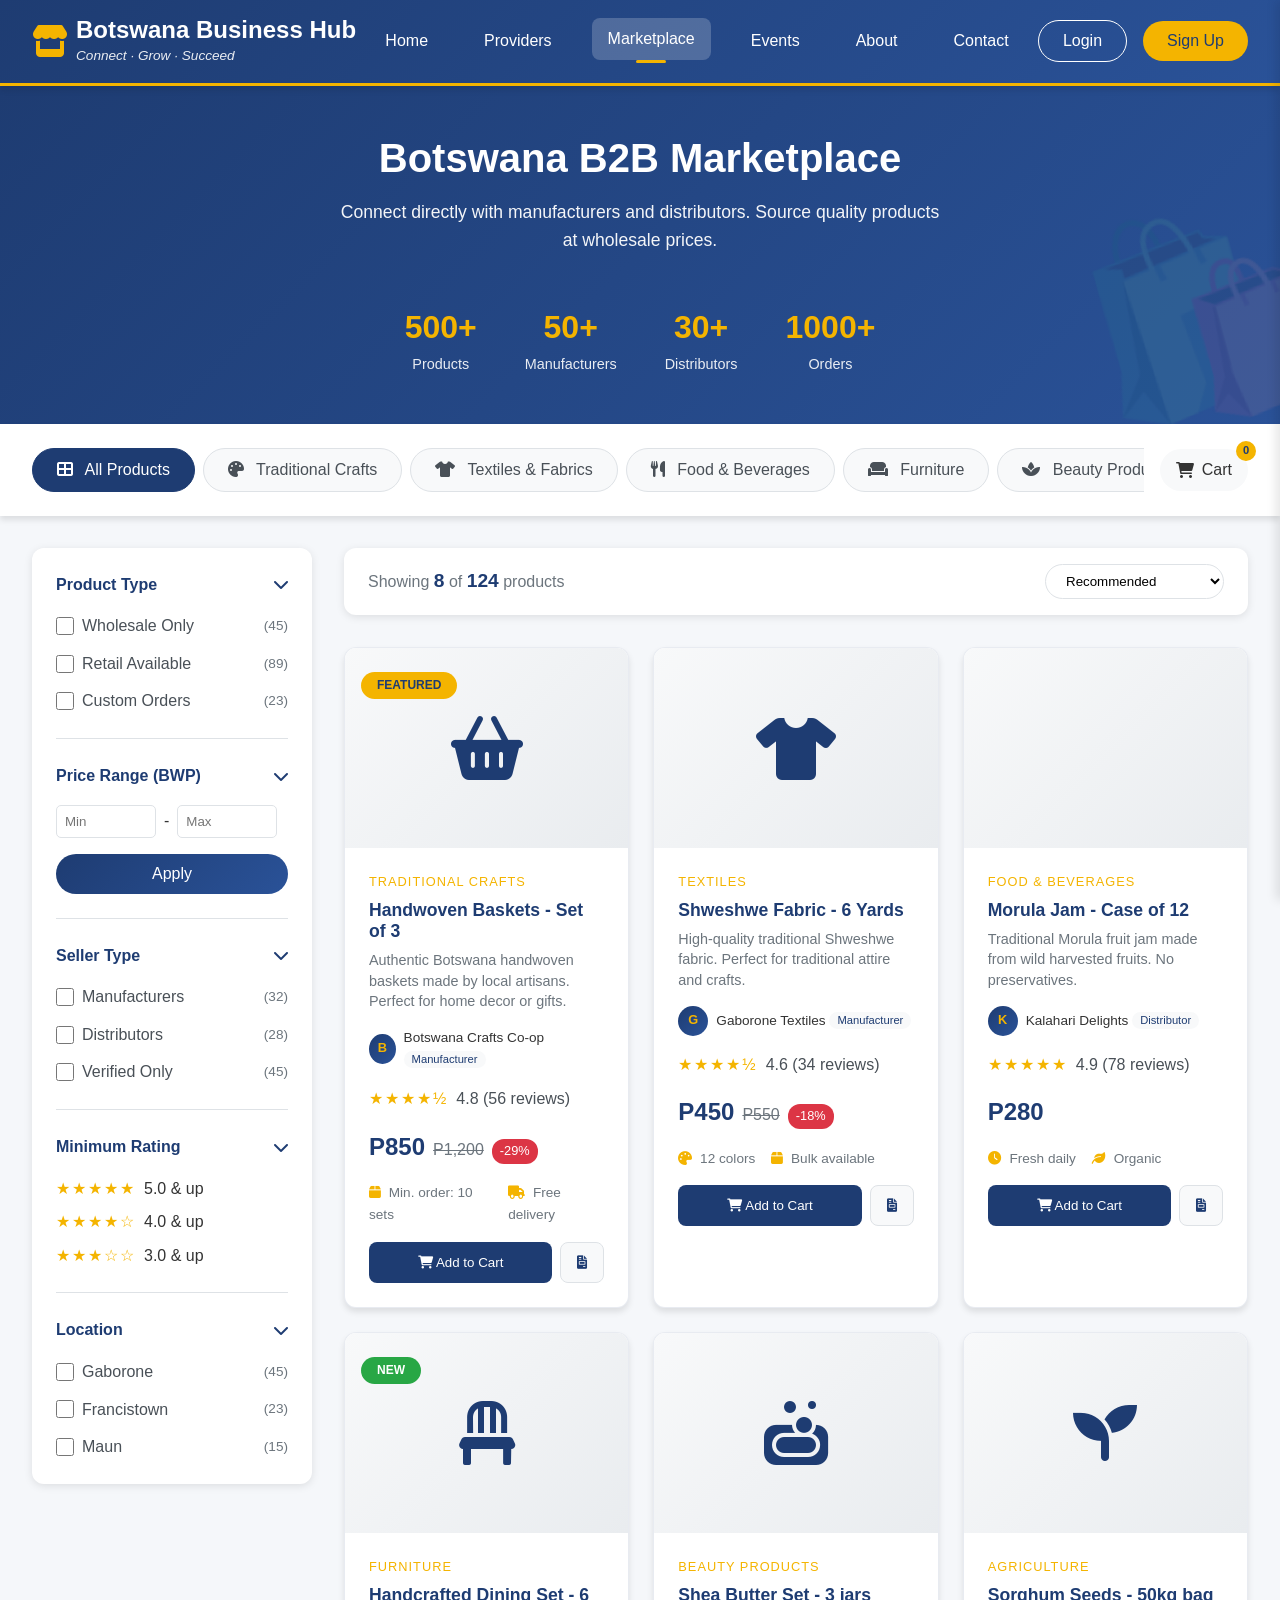
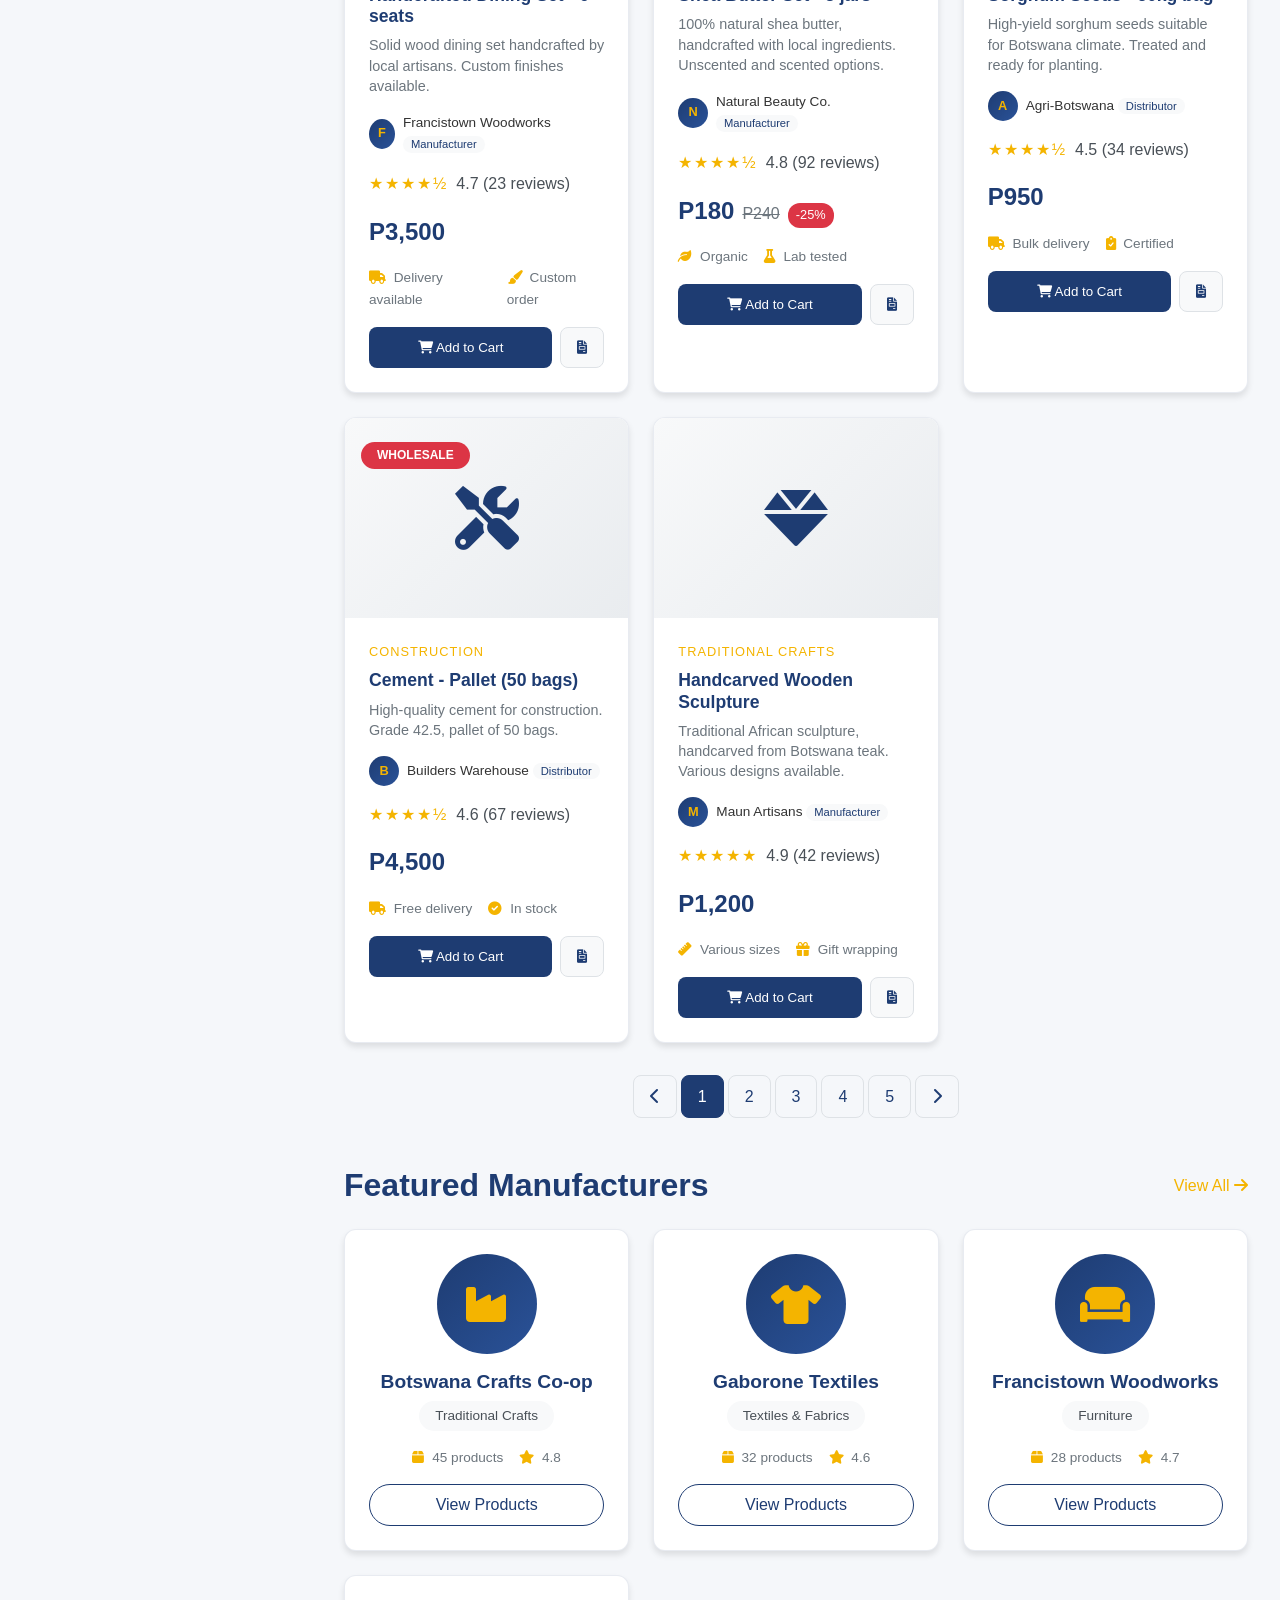
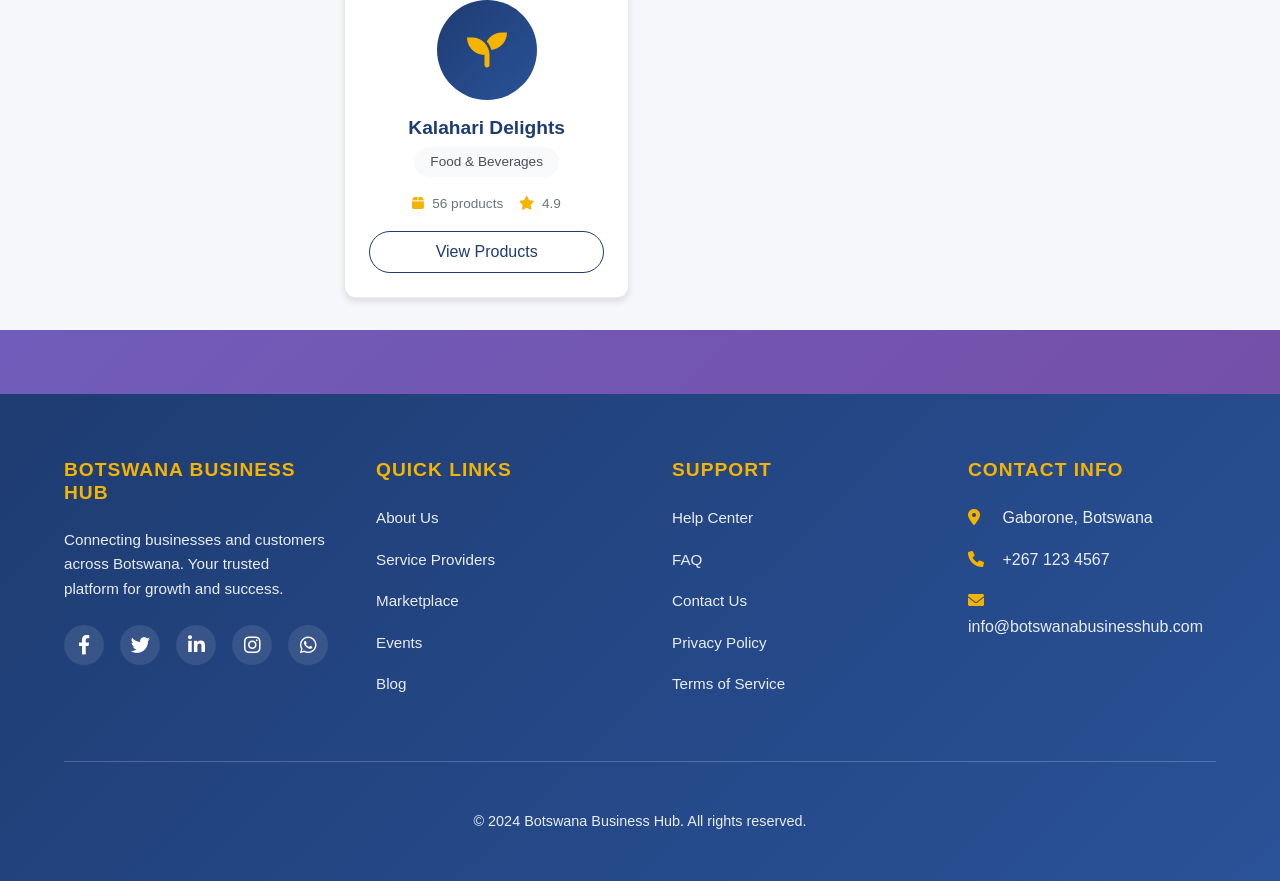
<file: marketpalce.html>
<!DOCTYPE html>
<html lang="en">
<head>
    <meta charset="UTF-8">
    <meta name="viewport" content="width=device-width, initial-scale=1.0">
    <title>Marketplace - Botswana Business Hub</title>
    
    <!-- Meta Tags for SEO -->
    <meta name="description" content="Botswana's premier B2B marketplace. Connect with manufacturers and distributors. Find wholesale products, traditional crafts, and business supplies.">
    <meta name="keywords" content="Botswana marketplace, B2B Botswana, wholesale products, distributors Botswana, manufacturers, traditional crafts, business supplies">
    <meta property="og:title" content="Marketplace - Botswana Business Hub">
    <meta property="og:description" content="Source products directly from Botswana manufacturers and distributors. Best B2B marketplace in Botswana.">
    
    <!-- Stylesheets -->
    <link rel="stylesheet" href="css/styles.css">
    
    <!-- Font Awesome Icons -->
    <link rel="stylesheet" href="https://cdnjs.cloudflare.com/ajax/libs/font-awesome/6.0.0/css/all.min.css">
    
    <!-- Google Fonts -->
    <link href="https://fonts.googleapis.com/css2?family=Inter:wght@400;500;600;700&display=swap" rel="stylesheet">
    
    <!-- Custom styles for marketplace page -->
    <style>
        /* Marketplace Header */
        .marketplace-header {
            background: linear-gradient(135deg, #1e3c72 0%, #2a5298 100%);
            color: white;
            padding: 3rem 2rem;
            text-align: center;
            position: relative;
            overflow: hidden;
        }
        
        .marketplace-header::before {
            content: '🛍️';
            position: absolute;
            right: -50px;
            bottom: -50px;
            font-size: 200px;
            opacity: 0.1;
            transform: rotate(-15deg);
        }
        
        .marketplace-header h1 {
            font-size: 2.5rem;
            margin-bottom: 1rem;
            color: white;
            position: relative;
        }
        
        .marketplace-header p {
            font-size: 1.1rem;
            opacity: 0.95;
            max-width: 600px;
            margin: 0 auto;
            position: relative;
        }
        
        .marketplace-stats {
            display: flex;
            justify-content: center;
            gap: 3rem;
            margin-top: 3rem;
            position: relative;
            flex-wrap: wrap;
        }
        
        .stat-item {
            text-align: center;
        }
        
        .stat-value {
            font-size: 2rem;
            font-weight: 700;
            color: #f4b400;
        }
        
        .stat-label {
            font-size: 0.9rem;
            opacity: 0.9;
        }
        
        /* Category Navigation */
        .category-nav {
            background: white;
            padding: 1rem 2rem;
            box-shadow: 0 4px 6px rgba(0,0,0,0.1);
            position: sticky;
            top: 80px;
            z-index: 100;
            display: flex;
            justify-content: space-between;
            align-items: center;
            flex-wrap: wrap;
            gap: 1rem;
        }
        
        .categories-scroll {
            display: flex;
            gap: 0.5rem;
            overflow-x: auto;
            padding: 0.5rem 0;
            scrollbar-width: thin;
            flex: 1;
        }
        
        .categories-scroll::-webkit-scrollbar {
            height: 4px;
        }
        
        .categories-scroll::-webkit-scrollbar-thumb {
            background: #1e3c72;
            border-radius: 4px;
        }
        
        .category-chip {
            padding: 0.5rem 1.5rem;
            background: #f8f9fa;
            border: 1px solid #dee2e6;
            border-radius: 30px;
            white-space: nowrap;
            cursor: pointer;
            transition: all 0.3s ease;
            color: #495057;
            font-weight: 500;
        }
        
        .category-chip:hover,
        .category-chip.active {
            background: #1e3c72;
            color: white;
            border-color: #1e3c72;
        }
        
        .category-chip i {
            margin-right: 0.5rem;
        }
        
        .cart-widget {
            position: relative;
            cursor: pointer;
            padding: 0.5rem 1rem;
            background: #f8f9fa;
            border-radius: 30px;
            display: flex;
            align-items: center;
            gap: 0.5rem;
        }
        
        .cart-count {
            position: absolute;
            top: -8px;
            right: -8px;
            background: #f4b400;
            color: #1e3c72;
            border-radius: 50%;
            width: 20px;
            height: 20px;
            display: flex;
            align-items: center;
            justify-content: center;
            font-size: 0.7rem;
            font-weight: bold;
        }
        
        /* Main Layout */
        .marketplace-main {
            display: flex;
            padding: 2rem;
            gap: 2rem;
            background: #f5f7fa;
            min-height: calc(100vh - 200px);
        }
        
        /* Filters Sidebar */
        .filters-sidebar {
            width: 280px;
            background: white;
            border-radius: 12px;
            padding: 1.5rem;
            height: fit-content;
            position: sticky;
            top: 180px;
            box-shadow: 0 2px 8px rgba(0,0,0,0.1);
        }
        
        .filter-section {
            margin-bottom: 1.5rem;
            border-bottom: 1px solid #dee2e6;
            padding-bottom: 1.5rem;
        }
        
        .filter-section:last-child {
            border-bottom: none;
            margin-bottom: 0;
            padding-bottom: 0;
        }
        
        .filter-title {
            font-weight: 600;
            color: #1e3c72;
            margin-bottom: 1rem;
            display: flex;
            justify-content: space-between;
            align-items: center;
            cursor: pointer;
        }
        
        .filter-options {
            display: flex;
            flex-direction: column;
            gap: 0.75rem;
        }
        
        .filter-checkbox {
            display: flex;
            align-items: center;
            gap: 0.5rem;
            cursor: pointer;
        }
        
        .filter-checkbox input[type="checkbox"] {
            width: 18px;
            height: 18px;
            cursor: pointer;
            accent-color: #1e3c72;
        }
        
        .filter-checkbox label {
            cursor: pointer;
            flex: 1;
            color: #495057;
        }
        
        .filter-checkbox .count {
            color: #6c757d;
            font-size: 0.85rem;
        }
        
        .price-range {
            display: flex;
            flex-direction: column;
            gap: 1rem;
        }
        
        .price-inputs {
            display: flex;
            gap: 0.5rem;
            align-items: center;
        }
        
        .price-inputs input {
            width: 100px;
            padding: 0.5rem;
            border: 1px solid #dee2e6;
            border-radius: 5px;
        }
        
        .rating-filter {
            display: flex;
            flex-direction: column;
            gap: 0.5rem;
        }
        
        .rating-option {
            display: flex;
            align-items: center;
            gap: 0.5rem;
            cursor: pointer;
        }
        
        .stars {
            color: #f4b400;
            letter-spacing: 2px;
        }
        
        /* Products Grid */
        .products-section {
            flex: 1;
        }
        
        .products-header {
            display: flex;
            justify-content: space-between;
            align-items: center;
            margin-bottom: 2rem;
            background: white;
            padding: 1rem 1.5rem;
            border-radius: 12px;
            box-shadow: 0 2px 8px rgba(0,0,0,0.1);
            flex-wrap: wrap;
            gap: 1rem;
        }
        
        .results-info {
            color: #6c757d;
        }
        
        .results-info strong {
            color: #1e3c72;
            font-size: 1.2rem;
        }
        
        .sort-select {
            padding: 0.5rem 2rem 0.5rem 1rem;
            border: 1px solid #dee2e6;
            border-radius: 20px;
            cursor: pointer;
            background: white;
        }
        
        .products-grid {
            display: grid;
            grid-template-columns: repeat(auto-fill, minmax(280px, 1fr));
            gap: 1.5rem;
            margin-bottom: 2rem;
        }
        
        /* Product Card */
        .product-card {
            background: white;
            border-radius: 12px;
            overflow: hidden;
            box-shadow: 0 4px 6px rgba(0,0,0,0.1);
            transition: all 0.3s ease;
            position: relative;
            border: 1px solid rgba(30, 60, 114, 0.1);
        }
        
        .product-card:hover {
            transform: translateY(-5px);
            box-shadow: 0 8px 16px rgba(0,0,0,0.15);
        }
        
        .product-badge {
            position: absolute;
            top: 1rem;
            left: 1rem;
            z-index: 1;
        }
        
        .badge {
            padding: 0.25rem 1rem;
            border-radius: 20px;
            font-size: 0.75rem;
            font-weight: 600;
            text-transform: uppercase;
        }
        
        .badge.featured {
            background: #f4b400;
            color: #1e3c72;
        }
        
        .badge.new {
            background: #28a745;
            color: white;
        }
        
        .badge.discount {
            background: #dc3545;
            color: white;
        }
        
        .product-image {
            height: 200px;
            background: linear-gradient(135deg, #f8f9fa, #e9ecef);
            display: flex;
            align-items: center;
            justify-content: center;
            font-size: 4rem;
            color: #1e3c72;
            position: relative;
            overflow: hidden;
        }
        
        .product-image img {
            width: 100%;
            height: 100%;
            object-fit: cover;
        }
        
        .product-actions {
            position: absolute;
            top: 1rem;
            right: 1rem;
            display: flex;
            flex-direction: column;
            gap: 0.5rem;
            opacity: 0;
            transform: translateX(20px);
            transition: all 0.3s ease;
        }
        
        .product-card:hover .product-actions {
            opacity: 1;
            transform: translateX(0);
        }
        
        .action-btn {
            width: 40px;
            height: 40px;
            border-radius: 50%;
            background: white;
            border: none;
            box-shadow: 0 2px 5px rgba(0,0,0,0.2);
            cursor: pointer;
            transition: all 0.3s ease;
            display: flex;
            align-items: center;
            justify-content: center;
            color: #1e3c72;
        }
        
        .action-btn:hover {
            background: #1e3c72;
            color: white;
        }
        
        .product-info {
            padding: 1.5rem;
        }
        
        .product-category {
            font-size: 0.8rem;
            color: #f4b400;
            text-transform: uppercase;
            letter-spacing: 1px;
            margin-bottom: 0.5rem;
        }
        
        .product-title {
            font-size: 1.1rem;
            font-weight: 600;
            color: #1e3c72;
            margin-bottom: 0.5rem;
        }
        
        .product-description {
            font-size: 0.9rem;
            color: #6c757d;
            margin-bottom: 1rem;
            line-height: 1.4;
        }
        
        .product-seller {
            display: flex;
            align-items: center;
            gap: 0.5rem;
            margin-bottom: 1rem;
            font-size: 0.85rem;
        }
        
        .seller-avatar {
            width: 30px;
            height: 30px;
            background: linear-gradient(135deg, #1e3c72, #2a5298);
            border-radius: 50%;
            display: flex;
            align-items: center;
            justify-content: center;
            color: #f4b400;
            font-weight: bold;
            font-size: 0.8rem;
        }
        
        .seller-type {
            background: #f8f9fa;
            padding: 0.15rem 0.5rem;
            border-radius: 12px;
            font-size: 0.7rem;
            color: #1e3c72;
        }
        
        .product-rating {
            display: flex;
            align-items: center;
            gap: 0.5rem;
            margin-bottom: 1rem;
        }
        
        .product-price {
            display: flex;
            align-items: baseline;
            gap: 0.5rem;
            margin-bottom: 1rem;
        }
        
        .current-price {
            font-size: 1.5rem;
            font-weight: 700;
            color: #1e3c72;
        }
        
        .old-price {
            font-size: 1rem;
            color: #6c757d;
            text-decoration: line-through;
        }
        
        .discount-badge {
            background: #dc3545;
            color: white;
            padding: 0.15rem 0.5rem;
            border-radius: 12px;
            font-size: 0.8rem;
        }
        
        .product-meta {
            display: flex;
            gap: 1rem;
            font-size: 0.85rem;
            color: #6c757d;
            margin-bottom: 1rem;
        }
        
        .product-meta i {
            color: #f4b400;
            margin-right: 0.25rem;
        }
        
        .product-footer {
            display: flex;
            gap: 0.5rem;
        }
        
        .btn-add-to-cart {
            flex: 1;
            padding: 0.75rem;
            background: #1e3c72;
            color: white;
            border: none;
            border-radius: 8px;
            cursor: pointer;
            transition: all 0.3s ease;
            font-weight: 500;
        }
        
        .btn-add-to-cart:hover {
            background: #2a5298;
        }
        
        .btn-quote {
            padding: 0.75rem 1rem;
            background: #f8f9fa;
            border: 1px solid #dee2e6;
            border-radius: 8px;
            cursor: pointer;
            transition: all 0.3s ease;
            color: #1e3c72;
        }
        
        .btn-quote:hover {
            background: #1e3c72;
            color: white;
            border-color: #1e3c72;
        }
        
        /* Manufacturer Cards */
        .manufacturers-section {
            margin-top: 3rem;
        }
        
        .section-title {
            display: flex;
            justify-content: space-between;
            align-items: center;
            margin-bottom: 1.5rem;
        }
        
        .section-title h2 {
            color: #1e3c72;
            margin: 0;
        }
        
        .view-all {
            color: #f4b400;
            text-decoration: none;
            font-weight: 500;
        }
        
        .manufacturers-grid {
            display: grid;
            grid-template-columns: repeat(auto-fill, minmax(250px, 1fr));
            gap: 1.5rem;
        }
        
        .manufacturer-card {
            background: white;
            border-radius: 12px;
            padding: 1.5rem;
            text-align: center;
            box-shadow: 0 4px 6px rgba(0,0,0,0.1);
            transition: all 0.3s ease;
            border: 1px solid rgba(30, 60, 114, 0.1);
        }
        
        .manufacturer-card:hover {
            transform: translateY(-5px);
            box-shadow: 0 8px 16px rgba(0,0,0,0.15);
        }
        
        .manufacturer-logo {
            width: 100px;
            height: 100px;
            background: linear-gradient(135deg, #1e3c72, #2a5298);
            border-radius: 50%;
            display: flex;
            align-items: center;
            justify-content: center;
            margin: 0 auto 1rem;
            color: #f4b400;
            font-size: 2.5rem;
        }
        
        .manufacturer-name {
            font-size: 1.2rem;
            font-weight: 600;
            color: #1e3c72;
            margin-bottom: 0.5rem;
        }
        
        .manufacturer-type {
            background: #f8f9fa;
            padding: 0.25rem 1rem;
            border-radius: 20px;
            display: inline-block;
            margin-bottom: 1rem;
            font-size: 0.85rem;
            color: #495057;
        }
        
        .manufacturer-stats {
            display: flex;
            justify-content: center;
            gap: 1rem;
            margin-bottom: 1rem;
        }
        
        .manufacturer-stats span {
            font-size: 0.85rem;
            color: #6c757d;
        }
        
        .manufacturer-stats i {
            color: #f4b400;
            margin-right: 0.25rem;
        }
        
        /* Product Modal */
        .product-modal {
            display: none;
            position: fixed;
            top: 0;
            left: 0;
            width: 100%;
            height: 100%;
            background: rgba(0,0,0,0.5);
            z-index: 2000;
            justify-content: center;
            align-items: center;
        }
        
        .product-modal.active {
            display: flex;
        }
        
        .modal-content {
            background: white;
            width: 90%;
            max-width: 1000px;
            max-height: 90vh;
            overflow-y: auto;
            border-radius: 12px;
            position: relative;
            padding: 2rem;
        }
        
        .modal-close {
            position: absolute;
            top: 1rem;
            right: 1rem;
            width: 40px;
            height: 40px;
            border-radius: 50%;
            background: #f8f9fa;
            border: none;
            cursor: pointer;
            font-size: 1.5rem;
            display: flex;
            align-items: center;
            justify-content: center;
            transition: all 0.3s ease;
            z-index: 1;
        }
        
        .modal-close:hover {
            background: #1e3c72;
            color: white;
        }
        
        .modal-grid {
            display: grid;
            grid-template-columns: 1fr 1fr;
            gap: 2rem;
        }
        
        .modal-gallery {
            background: #f8f9fa;
            border-radius: 12px;
            padding: 1rem;
        }
        
        .modal-gallery-main {
            width: 100%;
            height: 300px;
            background: white;
            border-radius: 8px;
            margin-bottom: 1rem;
            display: flex;
            align-items: center;
            justify-content: center;
            font-size: 5rem;
            color: #1e3c72;
        }
        
        .modal-gallery-thumbs {
            display: grid;
            grid-template-columns: repeat(4, 1fr);
            gap: 0.5rem;
        }
        
        .modal-thumb {
            height: 80px;
            background: white;
            border-radius: 8px;
            cursor: pointer;
            display: flex;
            align-items: center;
            justify-content: center;
            border: 2px solid transparent;
        }
        
        .modal-thumb:hover,
        .modal-thumb.active {
            border-color: #1e3c72;
        }
        
        .modal-info h2 {
            color: #1e3c72;
            margin-bottom: 1rem;
        }
        
        .modal-price {
            font-size: 2rem;
            font-weight: 700;
            color: #1e3c72;
            margin: 1rem 0;
        }
        
        .modal-meta {
            display: flex;
            gap: 2rem;
            margin: 1rem 0;
            padding: 1rem 0;
            border-top: 1px solid #dee2e6;
            border-bottom: 1px solid #dee2e6;
        }
        
        .quantity-selector {
            display: flex;
            align-items: center;
            gap: 1rem;
            margin: 1rem 0;
        }
        
        .quantity-btn {
            width: 40px;
            height: 40px;
            border: 1px solid #dee2e6;
            background: white;
            border-radius: 8px;
            cursor: pointer;
            font-size: 1.2rem;
            transition: all 0.3s ease;
        }
        
        .quantity-btn:hover {
            background: #1e3c72;
            color: white;
            border-color: #1e3c72;
        }
        
        .quantity-input {
            width: 80px;
            text-align: center;
            padding: 0.5rem;
            border: 1px solid #dee2e6;
            border-radius: 8px;
        }
        
        /* Cart Sidebar */
        .cart-sidebar {
            position: fixed;
            top: 0;
            right: -400px;
            width: 400px;
            height: 100vh;
            background: white;
            box-shadow: -4px 0 10px rgba(0,0,0,0.1);
            z-index: 1500;
            transition: right 0.3s ease;
            display: flex;
            flex-direction: column;
        }
        
        .cart-sidebar.active {
            right: 0;
        }
        
        .cart-header {
            padding: 1.5rem;
            border-bottom: 1px solid #dee2e6;
            display: flex;
            justify-content: space-between;
            align-items: center;
        }
        
        .cart-header h3 {
            color: #1e3c72;
            margin: 0;
        }
        
        .cart-close {
            cursor: pointer;
            font-size: 1.2rem;
            color: #6c757d;
        }
        
        .cart-items {
            flex: 1;
            overflow-y: auto;
            padding: 1.5rem;
        }
        
        .cart-item {
            display: flex;
            gap: 1rem;
            margin-bottom: 1.5rem;
            padding-bottom: 1.5rem;
            border-bottom: 1px solid #dee2e6;
        }
        
        .cart-item-image {
            width: 80px;
            height: 80px;
            background: #f8f9fa;
            border-radius: 8px;
            display: flex;
            align-items: center;
            justify-content: center;
            color: #1e3c72;
            font-size: 2rem;
        }
        
        .cart-item-info {
            flex: 1;
        }
        
        .cart-item-title {
            font-weight: 600;
            color: #1e3c72;
            margin-bottom: 0.25rem;
        }
        
        .cart-item-price {
            color: #f4b400;
            font-weight: 600;
        }
        
        .cart-item-quantity {
            display: flex;
            align-items: center;
            gap: 0.5rem;
            margin-top: 0.5rem;
        }
        
        .cart-qty-btn {
            width: 30px;
            height: 30px;
            border: 1px solid #dee2e6;
            background: white;
            border-radius: 5px;
            cursor: pointer;
        }
        
        .cart-footer {
            padding: 1.5rem;
            border-top: 1px solid #dee2e6;
        }
        
        .cart-total {
            display: flex;
            justify-content: space-between;
            font-size: 1.2rem;
            font-weight: 600;
            margin-bottom: 1rem;
        }
        
        .cart-checkout {
            width: 100%;
            padding: 1rem;
            background: #1e3c72;
            color: white;
            border: none;
            border-radius: 8px;
            font-weight: 600;
            cursor: pointer;
            transition: all 0.3s ease;
        }
        
        .cart-checkout:hover {
            background: #2a5298;
        }
        
        /* Responsive */
        @media (max-width: 992px) {
            .marketplace-main {
                flex-direction: column;
            }
            
            .filters-sidebar {
                width: 100%;
                position: static;
            }
            
            .modal-grid {
                grid-template-columns: 1fr;
            }
        }
        
        @media (max-width: 768px) {
            .cart-sidebar {
                width: 100%;
                right: -100%;
            }
            
            .products-header {
                flex-direction: column;
                align-items: flex-start;
            }
            
            .manufacturers-grid {
                grid-template-columns: 1fr;
            }
        }
    </style>
</head>
<body>
    <!-- Navigation Bar -->
    <nav class="navbar">
        <div class="logo">
            <i class="fas fa-store"></i>
            <div>
                <h1>Botswana Business Hub</h1>
                <span>Connect · Grow · Succeed</span>
            </div>
        </div>
        <div class="nav-links">
            <a href="index.html">Home</a>
            <a href="providers.html">Providers</a>
            <a href="marketplace.html" class="active">Marketplace</a>
            <a href="events.html">Events</a>
            <a href="about.html">About</a>
            <a href="contact.html">Contact</a>
        </div>
        <div class="user-menu" id="userMenu">
            <a href="login.html" class="btn btn-outline" style="color: white; border-color: white;">Login</a>
            <a href="register.html" class="btn btn-primary" style="background: #f4b400; color: #1e3c72;">Sign Up</a>
        </div>
    </nav>

    <!-- Marketplace Header -->
    <section class="marketplace-header">
        <h1>Botswana B2B Marketplace</h1>
        <p>Connect directly with manufacturers and distributors. Source quality products at wholesale prices.</p>
        
        <div class="marketplace-stats">
            <div class="stat-item">
                <div class="stat-value">500+</div>
                <div class="stat-label">Products</div>
            </div>
            <div class="stat-item">
                <div class="stat-value">50+</div>
                <div class="stat-label">Manufacturers</div>
            </div>
            <div class="stat-item">
                <div class="stat-value">30+</div>
                <div class="stat-label">Distributors</div>
            </div>
            <div class="stat-item">
                <div class="stat-value">1000+</div>
                <div class="stat-label">Orders</div>
            </div>
        </div>
    </section>

    <!-- Category Navigation -->
    <div class="category-nav">
        <div class="categories-scroll">
            <span class="category-chip active" onclick="filterByCategory('all')">
                <i class="fas fa-th-large"></i> All Products
            </span>
            <span class="category-chip" onclick="filterByCategory('traditional')">
                <i class="fas fa-palette"></i> Traditional Crafts
            </span>
            <span class="category-chip" onclick="filterByCategory('textiles')">
                <i class="fas fa-tshirt"></i> Textiles & Fabrics
            </span>
            <span class="category-chip" onclick="filterByCategory('food')">
                <i class="fas fa-utensils"></i> Food & Beverages
            </span>
            <span class="category-chip" onclick="filterByCategory('furniture')">
                <i class="fas fa-couch"></i> Furniture
            </span>
            <span class="category-chip" onclick="filterByCategory('beauty')">
                <i class="fas fa-spa"></i> Beauty Products
            </span>
            <span class="category-chip" onclick="filterByCategory('agriculture')">
                <i class="fas fa-tractor"></i> Agriculture
            </span>
            <span class="category-chip" onclick="filterByCategory('construction')">
                <i class="fas fa-hard-hat"></i> Construction
            </span>
        </div>
        
        <div class="cart-widget" onclick="toggleCart()">
            <i class="fas fa-shopping-cart"></i>
            <span>Cart</span>
            <span class="cart-count" id="cartCount">0</span>
        </div>
    </div>

    <!-- Main Content -->
    <div class="marketplace-main">
        <!-- Filters Sidebar -->
        <aside class="filters-sidebar">
            <div class="filter-section">
                <div class="filter-title">
                    <span>Product Type</span>
                    <i class="fas fa-chevron-down"></i>
                </div>
                <div class="filter-options">
                    <label class="filter-checkbox">
                        <input type="checkbox" onchange="applyFilters()">
                        <label>Wholesale Only</label>
                        <span class="count">(45)</span>
                    </label>
                    <label class="filter-checkbox">
                        <input type="checkbox" onchange="applyFilters()">
                        <label>Retail Available</label>
                        <span class="count">(89)</span>
                    </label>
                    <label class="filter-checkbox">
                        <input type="checkbox" onchange="applyFilters()">
                        <label>Custom Orders</label>
                        <span class="count">(23)</span>
                    </label>
                </div>
            </div>
            
            <div class="filter-section">
                <div class="filter-title">
                    <span>Price Range (BWP)</span>
                    <i class="fas fa-chevron-down"></i>
                </div>
                <div class="price-range">
                    <div class="price-inputs">
                        <input type="number" id="minPrice" placeholder="Min" min="0">
                        <span>-</span>
                        <input type="number" id="maxPrice" placeholder="Max" min="0">
                    </div>
                    <button class="btn btn-primary" onclick="applyPriceFilter()" style="width: 100%;">Apply</button>
                </div>
            </div>
            
            <div class="filter-section">
                <div class="filter-title">
                    <span>Seller Type</span>
                    <i class="fas fa-chevron-down"></i>
                </div>
                <div class="filter-options">
                    <label class="filter-checkbox">
                        <input type="checkbox" onchange="applyFilters()">
                        <label>Manufacturers</label>
                        <span class="count">(32)</span>
                    </label>
                    <label class="filter-checkbox">
                        <input type="checkbox" onchange="applyFilters()">
                        <label>Distributors</label>
                        <span class="count">(28)</span>
                    </label>
                    <label class="filter-checkbox">
                        <input type="checkbox" onchange="applyFilters()">
                        <label>Verified Only</label>
                        <span class="count">(45)</span>
                    </label>
                </div>
            </div>
            
            <div class="filter-section">
                <div class="filter-title">
                    <span>Minimum Rating</span>
                    <i class="fas fa-chevron-down"></i>
                </div>
                <div class="rating-filter">
                    <label class="rating-option">
                        <input type="radio" name="rating" style="display: none;">
                        <span class="stars">★★★★★</span>
                        <span>5.0 & up</span>
                    </label>
                    <label class="rating-option">
                        <input type="radio" name="rating" style="display: none;">
                        <span class="stars">★★★★☆</span>
                        <span>4.0 & up</span>
                    </label>
                    <label class="rating-option">
                        <input type="radio" name="rating" style="display: none;">
                        <span class="stars">★★★☆☆</span>
                        <span>3.0 & up</span>
                    </label>
                </div>
            </div>
            
            <div class="filter-section">
                <div class="filter-title">
                    <span>Location</span>
                    <i class="fas fa-chevron-down"></i>
                </div>
                <div class="filter-options">
                    <label class="filter-checkbox">
                        <input type="checkbox" onchange="applyFilters()">
                        <label>Gaborone</label>
                        <span class="count">(45)</span>
                    </label>
                    <label class="filter-checkbox">
                        <input type="checkbox" onchange="applyFilters()">
                        <label>Francistown</label>
                        <span class="count">(23)</span>
                    </label>
                    <label class="filter-checkbox">
                        <input type="checkbox" onchange="applyFilters()">
                        <label>Maun</label>
                        <span class="count">(15)</span>
                    </label>
                </div>
            </div>
        </aside>
        
        <!-- Products Section -->
        <div class="products-section">
            <!-- Products Header -->
            <div class="products-header">
                <div class="results-info">
                    Showing <strong id="resultsCount">24</strong> of <strong>124</strong> products
                </div>
                
                <select class="sort-select" onchange="sortProducts()">
                    <option value="recommended">Recommended</option>
                    <option value="price-low">Price: Low to High</option>
                    <option value="price-high">Price: High to Low</option>
                    <option value="rating">Highest Rated</option>
                    <option value="newest">Newest First</option>
                </select>
            </div>
            
            <!-- Products Grid -->
            <div class="products-grid" id="productsGrid">
                <!-- Product Card 1 - Traditional Crafts (Featured) -->
                <div class="product-card featured" data-category="traditional" data-seller="manufacturer" data-price="850" data-rating="4.8">
                    <div class="product-badge">
                        <span class="badge featured">Featured</span>
                    </div>
                    <div class="product-image">
                        <i class="fas fa-basket-shopping"></i>
                    </div>
                    <div class="product-actions">
                        <button class="action-btn" onclick="quickView(1)" title="Quick view">
                            <i class="fas fa-eye"></i>
                        </button>
                        <button class="action-btn" onclick="toggleWishlist(this)" title="Add to wishlist">
                            <i class="far fa-heart"></i>
                        </button>
                    </div>
                    <div class="product-info">
                        <div class="product-category">Traditional Crafts</div>
                        <h3 class="product-title">Handwoven Baskets - Set of 3</h3>
                        <p class="product-description">Authentic Botswana handwoven baskets made by local artisans. Perfect for home decor or gifts.</p>
                        
                        <div class="product-seller">
                            <div class="seller-avatar">B</div>
                            <div>
                                <span style="font-weight: 500;">Botswana Crafts Co-op</span>
                                <span class="seller-type">Manufacturer</span>
                            </div>
                        </div>
                        
                        <div class="product-rating">
                            <span class="stars">★★★★½</span>
                            <span style="color: #495057;">4.8 (56 reviews)</span>
                        </div>
                        
                        <div class="product-price">
                            <span class="current-price">P850</span>
                            <span class="old-price">P1,200</span>
                            <span class="discount-badge">-29%</span>
                        </div>
                        
                        <div class="product-meta">
                            <span><i class="fas fa-box"></i> Min. order: 10 sets</span>
                            <span><i class="fas fa-truck"></i> Free delivery</span>
                        </div>
                        
                        <div class="product-footer">
                            <button class="btn-add-to-cart" onclick="addToCart(1)">
                                <i class="fas fa-shopping-cart"></i> Add to Cart
                            </button>
                            <button class="btn-quote" onclick="requestQuote(1)" title="Request bulk quote">
                                <i class="fas fa-file-invoice"></i>
                            </button>
                        </div>
                    </div>
                </div>
                
                <!-- Product Card 2 - Textiles -->
                <div class="product-card" data-category="textiles" data-seller="manufacturer" data-price="450" data-rating="4.6">
                    <div class="product-image">
                        <i class="fas fa-tshirt"></i>
                    </div>
                    <div class="product-actions">
                        <button class="action-btn" onclick="quickView(2)">
                            <i class="fas fa-eye"></i>
                        </button>
                        <button class="action-btn" onclick="toggleWishlist(this)">
                            <i class="far fa-heart"></i>
                        </button>
                    </div>
                    <div class="product-info">
                        <div class="product-category">Textiles</div>
                        <h3 class="product-title">Shweshwe Fabric - 6 Yards</h3>
                        <p class="product-description">High-quality traditional Shweshwe fabric. Perfect for traditional attire and crafts.</p>
                        
                        <div class="product-seller">
                            <div class="seller-avatar">G</div>
                            <div>
                                <span style="font-weight: 500;">Gaborone Textiles</span>
                                <span class="seller-type">Manufacturer</span>
                            </div>
                        </div>
                        
                        <div class="product-rating">
                            <span class="stars">★★★★½</span>
                            <span style="color: #495057;">4.6 (34 reviews)</span>
                        </div>
                        
                        <div class="product-price">
                            <span class="current-price">P450</span>
                            <span class="old-price">P550</span>
                            <span class="discount-badge">-18%</span>
                        </div>
                        
                        <div class="product-meta">
                            <span><i class="fas fa-palette"></i> 12 colors</span>
                            <span><i class="fas fa-box"></i> Bulk available</span>
                        </div>
                        
                        <div class="product-footer">
                            <button class="btn-add-to-cart" onclick="addToCart(2)">
                                <i class="fas fa-shopping-cart"></i> Add to Cart
                            </button>
                            <button class="btn-quote" onclick="requestQuote(2)">
                                <i class="fas fa-file-invoice"></i>
                            </button>
                        </div>
                    </div>
                </div>
                
                <!-- Product Card 3 - Food Products -->
                <div class="product-card" data-category="food" data-seller="distributor" data-price="280" data-rating="4.9">
                    <div class="product-image">
                        <i class="fas fa-jar"></i>
                    </div>
                    <div class="product-actions">
                        <button class="action-btn" onclick="quickView(3)">
                            <i class="fas fa-eye"></i>
                        </button>
                        <button class="action-btn" onclick="toggleWishlist(this)">
                            <i class="far fa-heart"></i>
                        </button>
                    </div>
                    <div class="product-info">
                        <div class="product-category">Food & Beverages</div>
                        <h3 class="product-title">Morula Jam - Case of 12</h3>
                        <p class="product-description">Traditional Morula fruit jam made from wild harvested fruits. No preservatives.</p>
                        
                        <div class="product-seller">
                            <div class="seller-avatar">K</div>
                            <div>
                                <span style="font-weight: 500;">Kalahari Delights</span>
                                <span class="seller-type">Distributor</span>
                            </div>
                        </div>
                        
                        <div class="product-rating">
                            <span class="stars">★★★★★</span>
                            <span style="color: #495057;">4.9 (78 reviews)</span>
                        </div>
                        
                        <div class="product-price">
                            <span class="current-price">P280</span>
                        </div>
                        
                        <div class="product-meta">
                            <span><i class="fas fa-clock"></i> Fresh daily</span>
                            <span><i class="fas fa-leaf"></i> Organic</span>
                        </div>
                        
                        <div class="product-footer">
                            <button class="btn-add-to-cart" onclick="addToCart(3)">
                                <i class="fas fa-shopping-cart"></i> Add to Cart
                            </button>
                            <button class="btn-quote" onclick="requestQuote(3)">
                                <i class="fas fa-file-invoice"></i>
                            </button>
                        </div>
                    </div>
                </div>
                
                <!-- Product Card 4 - Furniture -->
                <div class="product-card" data-category="furniture" data-seller="manufacturer" data-price="3500" data-rating="4.7">
                    <div class="product-badge">
                        <span class="badge new">New</span>
                    </div>
                    <div class="product-image">
                        <i class="fas fa-chair"></i>
                    </div>
                    <div class="product-actions">
                        <button class="action-btn" onclick="quickView(4)">
                            <i class="fas fa-eye"></i>
                        </button>
                        <button class="action-btn" onclick="toggleWishlist(this)">
                            <i class="far fa-heart"></i>
                        </button>
                    </div>
                    <div class="product-info">
                        <div class="product-category">Furniture</div>
                        <h3 class="product-title">Handcrafted Dining Set - 6 seats</h3>
                        <p class="product-description">Solid wood dining set handcrafted by local artisans. Custom finishes available.</p>
                        
                        <div class="product-seller">
                            <div class="seller-avatar">F</div>
                            <div>
                                <span style="font-weight: 500;">Francistown Woodworks</span>
                                <span class="seller-type">Manufacturer</span>
                            </div>
                        </div>
                        
                        <div class="product-rating">
                            <span class="stars">★★★★½</span>
                            <span style="color: #495057;">4.7 (23 reviews)</span>
                        </div>
                        
                        <div class="product-price">
                            <span class="current-price">P3,500</span>
                        </div>
                        
                        <div class="product-meta">
                            <span><i class="fas fa-truck"></i> Delivery available</span>
                            <span><i class="fas fa-paint-brush"></i> Custom order</span>
                        </div>
                        
                        <div class="product-footer">
                            <button class="btn-add-to-cart" onclick="addToCart(4)">
                                <i class="fas fa-shopping-cart"></i> Add to Cart
                            </button>
                            <button class="btn-quote" onclick="requestQuote(4)">
                                <i class="fas fa-file-invoice"></i>
                            </button>
                        </div>
                    </div>
                </div>
                
                <!-- Product Card 5 - Beauty Products -->
                <div class="product-card" data-category="beauty" data-seller="manufacturer" data-price="180" data-rating="4.8">
                    <div class="product-image">
                        <i class="fas fa-soap"></i>
                    </div>
                    <div class="product-actions">
                        <button class="action-btn" onclick="quickView(5)">
                            <i class="fas fa-eye"></i>
                        </button>
                        <button class="action-btn" onclick="toggleWishlist(this)">
                            <i class="far fa-heart"></i>
                        </button>
                    </div>
                    <div class="product-info">
                        <div class="product-category">Beauty Products</div>
                        <h3 class="product-title">Shea Butter Set - 3 jars</h3>
                        <p class="product-description">100% natural shea butter, handcrafted with local ingredients. Unscented and scented options.</p>
                        
                        <div class="product-seller">
                            <div class="seller-avatar">N</div>
                            <div>
                                <span style="font-weight: 500;">Natural Beauty Co.</span>
                                <span class="seller-type">Manufacturer</span>
                            </div>
                        </div>
                        
                        <div class="product-rating">
                            <span class="stars">★★★★½</span>
                            <span style="color: #495057;">4.8 (92 reviews)</span>
                        </div>
                        
                        <div class="product-price">
                            <span class="current-price">P180</span>
                            <span class="old-price">P240</span>
                            <span class="discount-badge">-25%</span>
                        </div>
                        
                        <div class="product-meta">
                            <span><i class="fas fa-leaf"></i> Organic</span>
                            <span><i class="fas fa-flask"></i> Lab tested</span>
                        </div>
                        
                        <div class="product-footer">
                            <button class="btn-add-to-cart" onclick="addToCart(5)">
                                <i class="fas fa-shopping-cart"></i> Add to Cart
                            </button>
                            <button class="btn-quote" onclick="requestQuote(5)">
                                <i class="fas fa-file-invoice"></i>
                            </button>
                        </div>
                    </div>
                </div>
                
                <!-- Product Card 6 - Agriculture -->
                <div class="product-card" data-category="agriculture" data-seller="distributor" data-price="950" data-rating="4.5">
                    <div class="product-image">
                        <i class="fas fa-seedling"></i>
                    </div>
                    <div class="product-actions">
                        <button class="action-btn" onclick="quickView(6)">
                            <i class="fas fa-eye"></i>
                        </button>
                        <button class="action-btn" onclick="toggleWishlist(this)">
                            <i class="far fa-heart"></i>
                        </button>
                    </div>
                    <div class="product-info">
                        <div class="product-category">Agriculture</div>
                        <h3 class="product-title">Sorghum Seeds - 50kg bag</h3>
                        <p class="product-description">High-yield sorghum seeds suitable for Botswana climate. Treated and ready for planting.</p>
                        
                        <div class="product-seller">
                            <div class="seller-avatar">A</div>
                            <div>
                                <span style="font-weight: 500;">Agri-Botswana</span>
                                <span class="seller-type">Distributor</span>
                            </div>
                        </div>
                        
                        <div class="product-rating">
                            <span class="stars">★★★★½</span>
                            <span style="color: #495057;">4.5 (34 reviews)</span>
                        </div>
                        
                        <div class="product-price">
                            <span class="current-price">P950</span>
                        </div>
                        
                        <div class="product-meta">
                            <span><i class="fas fa-truck"></i> Bulk delivery</span>
                            <span><i class="fas fa-clipboard-check"></i> Certified</span>
                        </div>
                        
                        <div class="product-footer">
                            <button class="btn-add-to-cart" onclick="addToCart(6)">
                                <i class="fas fa-shopping-cart"></i> Add to Cart
                            </button>
                            <button class="btn-quote" onclick="requestQuote(6)">
                                <i class="fas fa-file-invoice"></i>
                            </button>
                        </div>
                    </div>
                </div>
                
                <!-- Product Card 7 - Construction -->
                <div class="product-card" data-category="construction" data-seller="distributor" data-price="4500" data-rating="4.6">
                    <div class="product-badge">
                        <span class="badge discount">Wholesale</span>
                    </div>
                    <div class="product-image">
                        <i class="fas fa-tools"></i>
                    </div>
                    <div class="product-actions">
                        <button class="action-btn" onclick="quickView(7)">
                            <i class="fas fa-eye"></i>
                        </button>
                        <button class="action-btn" onclick="toggleWishlist(this)">
                            <i class="far fa-heart"></i>
                        </button>
                    </div>
                    <div class="product-info">
                        <div class="product-category">Construction</div>
                        <h3 class="product-title">Cement - Pallet (50 bags)</h3>
                        <p class="product-description">High-quality cement for construction. Grade 42.5, pallet of 50 bags.</p>
                        
                        <div class="product-seller">
                            <div class="seller-avatar">B</div>
                            <div>
                                <span style="font-weight: 500;">Builders Warehouse</span>
                                <span class="seller-type">Distributor</span>
                            </div>
                        </div>
                        
                        <div class="product-rating">
                            <span class="stars">★★★★½</span>
                            <span style="color: #495057;">4.6 (67 reviews)</span>
                        </div>
                        
                        <div class="product-price">
                            <span class="current-price">P4,500</span>
                        </div>
                        
                        <div class="product-meta">
                            <span><i class="fas fa-truck"></i> Free delivery</span>
                            <span><i class="fas fa-check-circle"></i> In stock</span>
                        </div>
                        
                        <div class="product-footer">
                            <button class="btn-add-to-cart" onclick="addToCart(7)">
                                <i class="fas fa-shopping-cart"></i> Add to Cart
                            </button>
                            <button class="btn-quote" onclick="requestQuote(7)">
                                <i class="fas fa-file-invoice"></i>
                            </button>
                        </div>
                    </div>
                </div>
                
                <!-- Product Card 8 - Traditional Crafts -->
                <div class="product-card" data-category="traditional" data-seller="manufacturer" data-price="1200" data-rating="4.9">
                    <div class="product-image">
                        <i class="fas fa-gem"></i>
                    </div>
                    <div class="product-actions">
                        <button class="action-btn" onclick="quickView(8)">
                            <i class="fas fa-eye"></i>
                        </button>
                        <button class="action-btn" onclick="toggleWishlist(this)">
                            <i class="far fa-heart"></i>
                        </button>
                    </div>
                    <div class="product-info">
                        <div class="product-category">Traditional Crafts</div>
                        <h3 class="product-title">Handcarved Wooden Sculpture</h3>
                        <p class="product-description">Traditional African sculpture, handcarved from Botswana teak. Various designs available.</p>
                        
                        <div class="product-seller">
                            <div class="seller-avatar">M</div>
                            <div>
                                <span style="font-weight: 500;">Maun Artisans</span>
                                <span class="seller-type">Manufacturer</span>
                            </div>
                        </div>
                        
                        <div class="product-rating">
                            <span class="stars">★★★★★</span>
                            <span style="color: #495057;">4.9 (42 reviews)</span>
                        </div>
                        
                        <div class="product-price">
                            <span class="current-price">P1,200</span>
                        </div>
                        
                        <div class="product-meta">
                            <span><i class="fas fa-ruler"></i> Various sizes</span>
                            <span><i class="fas fa-gift"></i> Gift wrapping</span>
                        </div>
                        
                        <div class="product-footer">
                            <button class="btn-add-to-cart" onclick="addToCart(8)">
                                <i class="fas fa-shopping-cart"></i> Add to Cart
                            </button>
                            <button class="btn-quote" onclick="requestQuote(8)">
                                <i class="fas fa-file-invoice"></i>
                            </button>
                        </div>
                    </div>
                </div>
            </div>
            
            <!-- Pagination -->
            <ul class="pagination">
                <li class="page-item"><a class="page-link" href="#"><i class="fas fa-chevron-left"></i></a></li>
                <li class="page-item active"><a class="page-link" href="#">1</a></li>
                <li class="page-item"><a class="page-link" href="#">2</a></li>
                <li class="page-item"><a class="page-link" href="#">3</a></li>
                <li class="page-item"><a class="page-link" href="#">4</a></li>
                <li class="page-item"><a class="page-link" href="#">5</a></li>
                <li class="page-item"><a class="page-link" href="#"><i class="fas fa-chevron-right"></i></a></li>
            </ul>
            
            <!-- Manufacturers Section -->
            <div class="manufacturers-section">
                <div class="section-title">
                    <h2>Featured Manufacturers</h2>
                    <a href="#" class="view-all">View All <i class="fas fa-arrow-right"></i></a>
                </div>
                
                <div class="manufacturers-grid">
                    <div class="manufacturer-card">
                        <div class="manufacturer-logo">
                            <i class="fas fa-industry"></i>
                        </div>
                        <h3 class="manufacturer-name">Botswana Crafts Co-op</h3>
                        <span class="manufacturer-type">Traditional Crafts</span>
                        <div class="manufacturer-stats">
                            <span><i class="fas fa-box"></i> 45 products</span>
                            <span><i class="fas fa-star" style="color: #f4b400;"></i> 4.8</span>
                        </div>
                        <button class="btn btn-outline" style="width: 100%;" onclick="viewManufacturer(1)">View Products</button>
                    </div>
                    
                    <div class="manufacturer-card">
                        <div class="manufacturer-logo">
                            <i class="fas fa-tshirt"></i>
                        </div>
                        <h3 class="manufacturer-name">Gaborone Textiles</h3>
                        <span class="manufacturer-type">Textiles & Fabrics</span>
                        <div class="manufacturer-stats">
                            <span><i class="fas fa-box"></i> 32 products</span>
                            <span><i class="fas fa-star" style="color: #f4b400;"></i> 4.6</span>
                        </div>
                        <button class="btn btn-outline" style="width: 100%;" onclick="viewManufacturer(2)">View Products</button>
                    </div>
                    
                    <div class="manufacturer-card">
                        <div class="manufacturer-logo">
                            <i class="fas fa-couch"></i>
                        </div>
                        <h3 class="manufacturer-name">Francistown Woodworks</h3>
                        <span class="manufacturer-type">Furniture</span>
                        <div class="manufacturer-stats">
                            <span><i class="fas fa-box"></i> 28 products</span>
                            <span><i class="fas fa-star" style="color: #f4b400;"></i> 4.7</span>
                        </div>
                        <button class="btn btn-outline" style="width: 100%;" onclick="viewManufacturer(3)">View Products</button>
                    </div>
                    
                    <div class="manufacturer-card">
                        <div class="manufacturer-logo">
                            <i class="fas fa-seedling"></i>
                        </div>
                        <h3 class="manufacturer-name">Kalahari Delights</h3>
                        <span class="manufacturer-type">Food & Beverages</span>
                        <div class="manufacturer-stats">
                            <span><i class="fas fa-box"></i> 56 products</span>
                            <span><i class="fas fa-star" style="color: #f4b400;"></i> 4.9</span>
                        </div>
                        <button class="btn btn-outline" style="width: 100%;" onclick="viewManufacturer(4)">View Products</button>
                    </div>
                </div>
            </div>
        </div>
    </div>
    
    <!-- Product Quick View Modal -->
    <div class="product-modal" id="quickViewModal">
        <div class="modal-content">
            <button class="modal-close" onclick="closeQuickView()">&times;</button>
            
            <div class="modal-grid">
                <div class="modal-gallery">
                    <div class="modal-gallery-main" id="modalGalleryMain">
                        <i class="fas fa-basket-shopping"></i>
                    </div>
                    <div class="modal-gallery-thumbs">
                        <div class="modal-thumb active" onclick="changeModalImage(this, 1)">
                            <i class="fas fa-basket-shopping"></i>
                        </div>
                        <div class="modal-thumb" onclick="changeModalImage(this, 2)">
                            <i class="fas fa-box"></i>
                        </div>
                        <div class="modal-thumb" onclick="changeModalImage(this, 3)">
                            <i class="fas fa-tag"></i>
                        </div>
                        <div class="modal-thumb" onclick="changeModalImage(this, 4)">
                            <i class="fas fa-check"></i>
                        </div>
                    </div>
                </div>
                
                <div class="modal-info">
                    <div class="product-category">Traditional Crafts</div>
                    <h2 id="modalProductTitle">Handwoven Baskets - Set of 3</h2>
                    
                    <div class="product-rating">
                        <span class="stars">★★★★½</span>
                        <span>4.8 (56 reviews)</span>
                    </div>
                    
                    <div class="modal-price" id="modalProductPrice">P850</div>
                    
                    <p id="modalProductDesc">Authentic Botswana handwoven baskets made by local artisans using traditional techniques. Each basket is unique and represents the rich cultural heritage of Botswana. Perfect for home decor, gifts, or retail.</p>
                    
                    <div class="modal-meta">
                        <div><i class="fas fa-check-circle" style="color: #28a745;"></i> In Stock</div>
                        <div><i class="fas fa-truck" style="color: #1e3c72;"></i> Free Delivery</div>
                        <div><i class="fas fa-undo" style="color: #f4b400;"></i> 7 Days Return</div>
                    </div>
                    
                    <div class="product-seller" style="margin: 1rem 0;">
                        <div class="seller-avatar">B</div>
                        <div>
                            <div style="font-weight: 600;">Botswana Crafts Co-op</div>
                            <div style="font-size: 0.85rem; color: #6c757d;">Manufacturer · Member since 2020</div>
                        </div>
                    </div>
                    
                    <div class="quantity-selector">
                        <button class="quantity-btn" onclick="decrementQuantity()">-</button>
                        <input type="number" class="quantity-input" id="productQuantity" value="1" min="1" max="100">
                        <button class="quantity-btn" onclick="incrementQuantity()">+</button>
                    </div>
                    
                    <div style="display: flex; gap: 1rem;">
                        <button class="btn-add-to-cart" style="flex: 2;" onclick="addToCartFromModal()">
                            <i class="fas fa-shopping-cart"></i> Add to Cart
                        </button>
                        <button class="btn-quote" style="flex: 1;" onclick="requestQuote(1)">
                            <i class="fas fa-file-invoice"></i> Quote
                        </button>
                    </div>
                </div>
            </div>
        </div>
    </div>
    
    <!-- Cart Sidebar -->
    <div class="cart-sidebar" id="cartSidebar">
        <div class="cart-header">
            <h3>Shopping Cart</h3>
            <span class="cart-close" onclick="toggleCart()"><i class="fas fa-times"></i></span>
        </div>
        
        <div class="cart-items" id="cartItems">
            <!-- Cart items will be dynamically added here -->
            <div style="text-align: center; color: #6c757d; padding: 2rem;">
                <i class="fas fa-shopping-cart" style="font-size: 3rem; margin-bottom: 1rem; opacity: 0.5;"></i>
                <p>Your cart is empty</p>
            </div>
        </div>
        
        <div class="cart-footer">
            <div class="cart-total">
                <span>Total:</span>
                <span id="cartTotal">P0</span>
            </div>
            <button class="cart-checkout" onclick="checkout()">Proceed to Checkout</button>
        </div>
    </div>

    <!-- Footer -->
    <footer class="footer">
        <div class="footer-content">
            <div class="footer-section">
                <h4>Botswana Business Hub</h4>
                <p>Connecting businesses and customers across Botswana. Your trusted platform for growth and success.</p>
                <div class="social-links">
                    <a href="#"><i class="fab fa-facebook-f"></i></a>
                    <a href="#"><i class="fab fa-twitter"></i></a>
                    <a href="#"><i class="fab fa-linkedin-in"></i></a>
                    <a href="#"><i class="fab fa-instagram"></i></a>
                    <a href="#"><i class="fab fa-whatsapp"></i></a>
                </div>
            </div>
            
            <div class="footer-section">
                <h4>Quick Links</h4>
                <ul class="footer-links">
                    <li><a href="about.html">About Us</a></li>
                    <li><a href="providers.html">Service Providers</a></li>
                    <li><a href="marketplace.html">Marketplace</a></li>
                    <li><a href="events.html">Events</a></li>
                    <li><a href="blog.html">Blog</a></li>
                </ul>
            </div>
            
            <div class="footer-section">
                <h4>Support</h4>
                <ul class="footer-links">
                    <li><a href="help.html">Help Center</a></li>
                    <li><a href="faq.html">FAQ</a></li>
                    <li><a href="contact.html">Contact Us</a></li>
                    <li><a href="privacy.html">Privacy Policy</a></li>
                    <li><a href="terms.html">Terms of Service</a></li>
                </ul>
            </div>
            
            <div class="footer-section">
                <h4>Contact Info</h4>
                <ul class="footer-links">
                    <li><i class="fas fa-map-marker-alt"></i> Gaborone, Botswana</li>
                    <li><i class="fas fa-phone"></i> +267 123 4567</li>
                    <li><i class="fas fa-envelope"></i> info@botswanabusinesshub.com</li>
                </ul>
            </div>
        </div>
        
        <div class="footer-bottom">
            <p>&copy; 2024 Botswana Business Hub. All rights reserved.</p>
        </div>
    </footer>

    <!-- JavaScript -->
    <script>
        // Cart functionality
        let cart = [];
        let cartCount = 0;
        let cartTotal = 0;
        
        // Check if user is logged in
        document.addEventListener('DOMContentLoaded', function() {
            const user = localStorage.getItem('bbh_user');
            if (user) {
                const userData = JSON.parse(user);
                const userMenu = document.getElementById('userMenu');
                userMenu.innerHTML = `
                    <span style="color: white;">Welcome, ${userData.name}</span>
                    <a href="dashboard.html" class="btn btn-primary" style="background: #f4b400; color: #1e3c72;">Dashboard</a>
                `;
            }
            
            // Load cart from localStorage
            const savedCart = localStorage.getItem('marketplaceCart');
            if (savedCart) {
                cart = JSON.parse(savedCart);
                updateCartUI();
            }
        });
        
        // Add to cart
        function addToCart(productId) {
            if (!localStorage.getItem('bbh_user')) {
                if (confirm('Please login to add items to cart')) {
                    window.location.href = 'login.html';
                }
                return;
            }
            
            // Find product (in real app, fetch from server)
            const product = {
                id: productId,
                name: document.querySelector(`.product-card[data-category] h3`).textContent,
                price: 850,
                quantity: 1
            };
            
            const existingItem = cart.find(item => item.id === productId);
            if (existingItem) {
                existingItem.quantity++;
            } else {
                cart.push(product);
            }
            
            updateCartUI();
            showNotification('Product added to cart');
            
            // Save to localStorage
            localStorage.setItem('marketplaceCart', JSON.stringify(cart));
        }
        
        // Update cart UI
        function updateCartUI() {
            cartCount = cart.reduce((total, item) => total + item.quantity, 0);
            cartTotal = cart.reduce((total, item) => total + (item.price * item.quantity), 0);
            
            document.getElementById('cartCount').textContent = cartCount;
            document.getElementById('cartTotal').textContent = `P${cartTotal}`;
            
            // Update cart items display
            const cartItems = document.getElementById('cartItems');
            if (cart.length === 0) {
                cartItems.innerHTML = `
                    <div style="text-align: center; color: #6c757d; padding: 2rem;">
                        <i class="fas fa-shopping-cart" style="font-size: 3rem; margin-bottom: 1rem; opacity: 0.5;"></i>
                        <p>Your cart is empty</p>
                    </div>
                `;
            } else {
                cartItems.innerHTML = cart.map(item => `
                    <div class="cart-item">
                        <div class="cart-item-image">
                            <i class="fas fa-box"></i>
                        </div>
                        <div class="cart-item-info">
                            <div class="cart-item-title">${item.name}</div>
                            <div class="cart-item-price">P${item.price}</div>
                            <div class="cart-item-quantity">
                                <button class="cart-qty-btn" onclick="updateCartQuantity(${item.id}, ${item.quantity - 1})">-</button>
                                <span>${item.quantity}</span>
                                <button class="cart-qty-btn" onclick="updateCartQuantity(${item.id}, ${item.quantity + 1})">+</button>
                                <button class="cart-qty-btn" onclick="removeFromCart(${item.id})" style="margin-left: 0.5rem; color: #dc3545;">
                                    <i class="fas fa-trash"></i>
                                </button>
                            </div>
                        </div>
                    </div>
                `).join('');
            }
        }
        
        // Update cart quantity
        function updateCartQuantity(productId, newQuantity) {
            if (newQuantity <= 0) {
                removeFromCart(productId);
                return;
            }
            
            const item = cart.find(item => item.id === productId);
            if (item) {
                item.quantity = newQuantity;
                updateCartUI();
                localStorage.setItem('marketplaceCart', JSON.stringify(cart));
            }
        }
        
        // Remove from cart
        function removeFromCart(productId) {
            cart = cart.filter(item => item.id !== productId);
            updateCartUI();
            localStorage.setItem('marketplaceCart', JSON.stringify(cart));
            showNotification('Product removed from cart');
        }
        
        // Toggle cart sidebar
        function toggleCart() {
            const sidebar = document.getElementById('cartSidebar');
            sidebar.classList.toggle('active');
        }
        
        // Quick view
        function quickView(productId) {
            document.getElementById('quickViewModal').classList.add('active');
            document.body.style.overflow = 'hidden';
        }
        
        // Close quick view
        function closeQuickView() {
            document.getElementById('quickViewModal').classList.remove('active');
            document.body.style.overflow = 'auto';
        }
        
        // Change modal image
        function changeModalImage(element, imageId) {
            document.querySelectorAll('.modal-thumb').forEach(thumb => {
                thumb.classList.remove('active');
            });
            element.classList.add('active');
        }
        
        // Quantity functions
        function incrementQuantity() {
            const input = document.getElementById('productQuantity');
            input.value = parseInt(input.value) + 1;
        }
        
        function decrementQuantity() {
            const input = document.getElementById('productQuantity');
            if (input.value > 1) {
                input.value = parseInt(input.value) - 1;
            }
        }
        
        // Add to cart from modal
        function addToCartFromModal() {
            const quantity = parseInt(document.getElementById('productQuantity').value);
            addToCart(1); // In real app, pass actual product ID
        }
        
        // Request quote
        function requestQuote(productId) {
            if (!localStorage.getItem('bbh_user')) {
                if (confirm('Please login to request a quote')) {
                    window.location.href = 'login.html';
                }
                return;
            }
            
            alert('Quote request sent! The seller will contact you shortly.');
        }
        
        // Toggle wishlist
        function toggleWishlist(button) {
            const icon = button.querySelector('i');
            if (icon.classList.contains('far')) {
                icon.classList.remove('far');
                icon.classList.add('fas');
                showNotification('Added to wishlist');
            } else {
                icon.classList.remove('fas');
                icon.classList.add('far');
                showNotification('Removed from wishlist');
            }
        }
        
        // Filter by category
        function filterByCategory(category) {
            document.querySelectorAll('.category-chip').forEach(chip  => {
                    chip.classList.remove('active');
                });
                event.currentTarget.classList.add('active');
                
                const products = document.querySelectorAll('.product-card');
                let visibleCount = 0;
                
                products.forEach(product => {
                    if (category === 'all' || product.dataset.category === category) {
                        product.style.display = 'block';
                        visibleCount++;
                    } else {
                        product.style.display = 'none';
                    }
                });
                
                document.getElementById('resultsCount').textContent = visibleCount;
            }
            
            // Apply filters
            function applyFilters() {
                // Get selected seller types
                const sellerTypes = [];
                document.querySelectorAll('.filter-checkbox input[type="checkbox"]').forEach(cb => {
                    if (cb.checked && cb.nextElementSibling.textContent.includes('Manufacturer')) {
                        sellerTypes.push('manufacturer');
                    }
                    if (cb.checked && cb.nextElementSibling.textContent.includes('Distributor')) {
                        sellerTypes.push('distributor');
                    }
                });
                
                const products = document.querySelectorAll('.product-card');
                let visibleCount = 0;
                
                products.forEach(product => {
                    let show = true;
                    
                    // Filter by seller type
                    if (sellerTypes.length > 0) {
                        if (!sellerTypes.includes(product.dataset.seller)) {
                            show = false;
                        }
                    }
                    
                    product.style.display = show ? 'block' : 'none';
                    if (show) visibleCount++;
                });
                
                document.getElementById('resultsCount').textContent = visibleCount;
            }
            
            // Apply price filter
            function applyPriceFilter() {
                const minPrice = parseFloat(document.getElementById('minPrice').value) || 0;
                const maxPrice = parseFloat(document.getElementById('maxPrice').value) || Infinity;
                
                const products = document.querySelectorAll('.product-card');
                let visibleCount = 0;
                
                products.forEach(product => {
                    const price = parseFloat(product.dataset.price);
                    if (price >= minPrice && price <= maxPrice) {
                        product.style.display = 'block';
                        visibleCount++;
                    } else {
                        product.style.display = 'none';
                    }
                });
                
                document.getElementById('resultsCount').textContent = visibleCount;
            }
            
            // Sort products
            function sortProducts() {
                const sortBy = document.getElementById('sortSelect').value;
                const grid = document.getElementById('productsGrid');
                const products = Array.from(document.querySelectorAll('.product-card'));
                
                products.sort((a, b) => {
                    switch(sortBy) {
                        case 'price-low':
                            return parseFloat(a.dataset.price) - parseFloat(b.dataset.price);
                        case 'price-high':
                            return parseFloat(b.dataset.price) - parseFloat(a.dataset.price);
                        case 'rating':
                            return parseFloat(b.dataset.rating) - parseFloat(a.dataset.rating);
                        default:
                            return 0;
                    }
                });
                
                // Reorder products in DOM
                products.forEach(product => grid.appendChild(product));
            }
            
            // View manufacturer
            function viewManufacturer(manufacturerId) {
                filterByCategory('all');
                // Scroll to products section
                document.querySelector('.products-section').scrollIntoView({ behavior: 'smooth' });
                showNotification('Showing products from selected manufacturer');
            }
            
            // Checkout
            function checkout() {
                if (!localStorage.getItem('bbh_user')) {
                    window.location.href = 'login.html';
                    return;
                }
                
                if (cart.length === 0) {
                    showNotification('Your cart is empty');
                    return;
                }
                
                alert('Proceeding to checkout...');
                // In real app, redirect to checkout page
            }
            
            // Show notification
            function showNotification(message) {
                const notification = document.createElement('div');
                notification.style.cssText = `
                    position: fixed;
                    top: 20px;
                    right: 20px;
                    background: #1e3c72;
                    color: white;
                    padding: 1rem 2rem;
                    border-radius: 8px;
                    box-shadow: 0 4px 10px rgba(0,0,0,0.2);
                    z-index: 3000;
                    animation: slideIn 0.3s ease;
                `;
                notification.textContent = message;
                document.body.appendChild(notification);
                
                setTimeout(() => {
                    notification.remove();
                }, 3000);
            }
            
            // Close modal when clicking outside
            window.onclick = function(event) {
                const modal = document.getElementById('quickViewModal');
                if (event.target === modal) {
                    closeQuickView();
                }
                
                const cart = document.getElementById('cartSidebar');
                if (event.target === cart) {
                    toggleCart();
                }
            }
            
            // Initialize
            document.addEventListener('DOMContentLoaded', function() {
                // Set minimum date for any date inputs
                const today = new Date().toISOString().split('T')[0];
                
                // Initialize results count
                document.getElementById('resultsCount').textContent = document.querySelectorAll('.product-card').length;
            });
        </script>
    </body>
    </html>
</file>
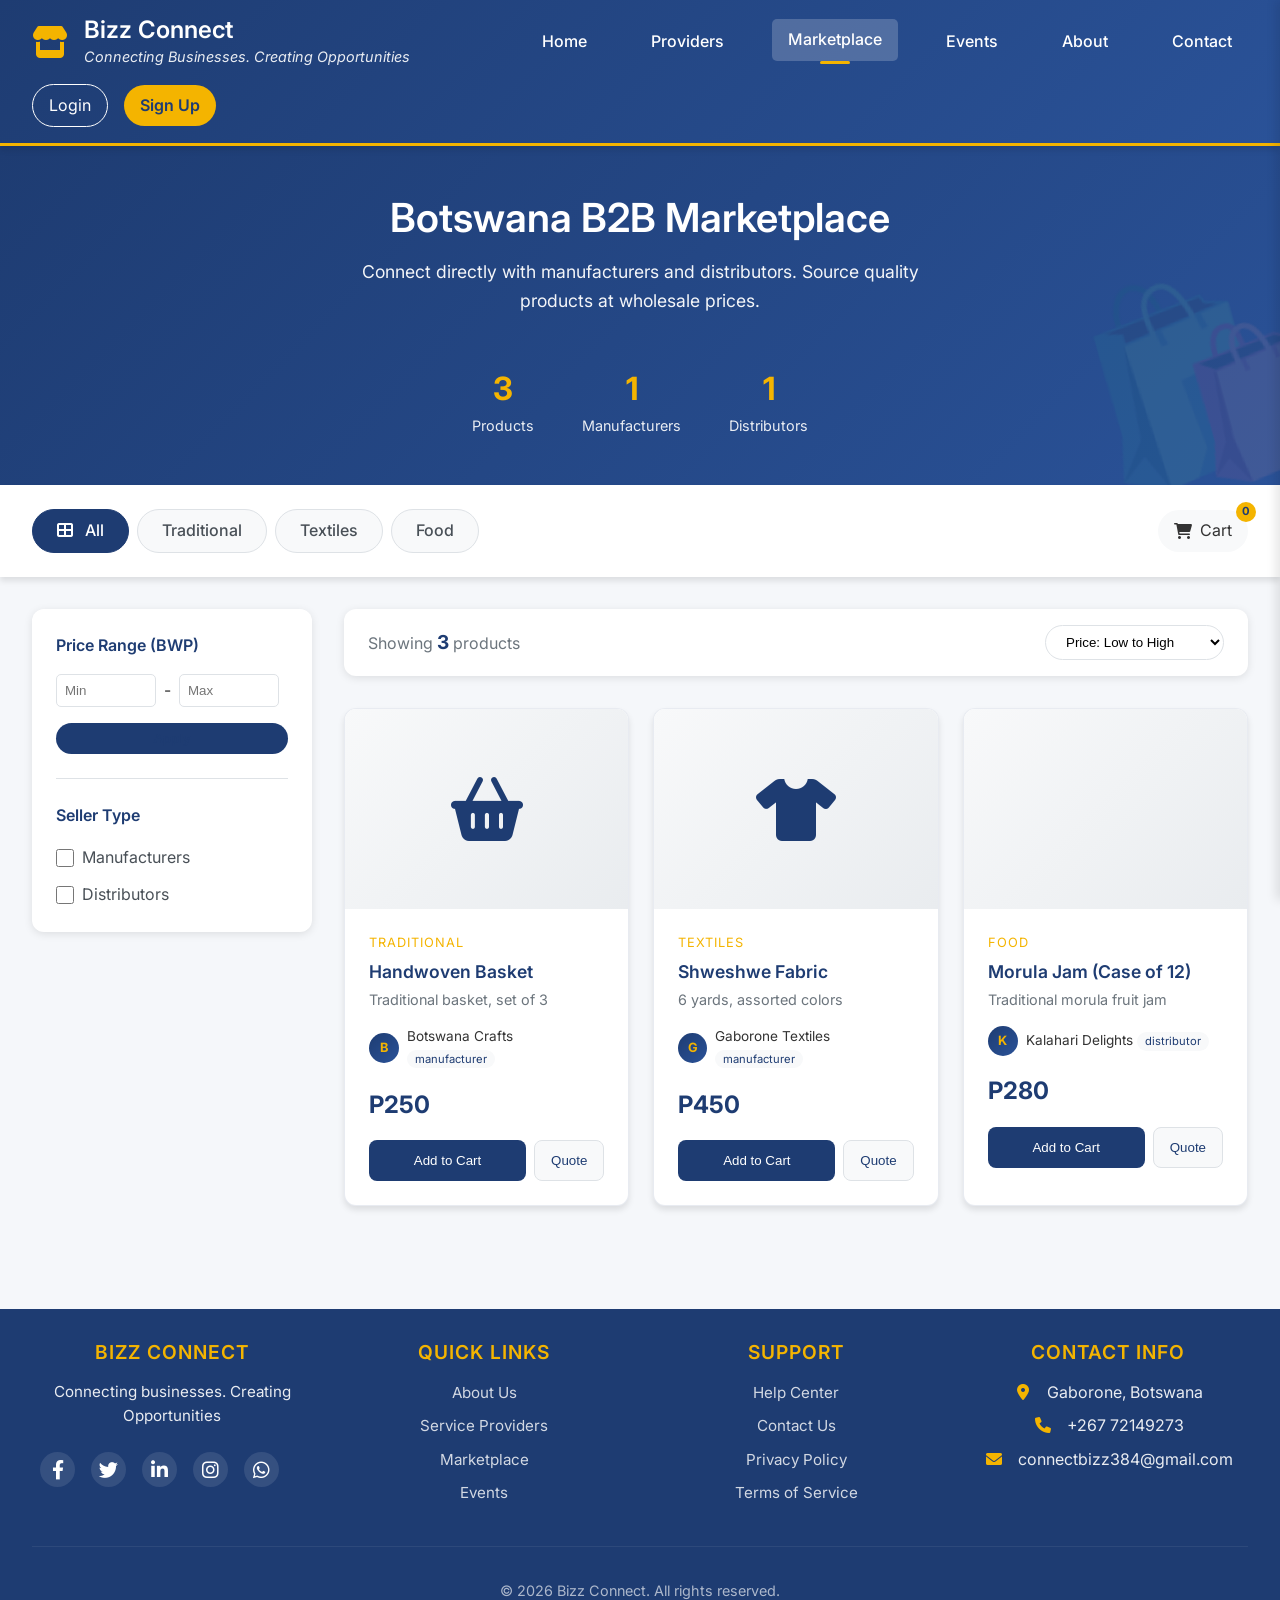
<file: marketplace.html>
<!DOCTYPE html>
<html lang="en">
<head>
    <meta charset="UTF-8">
    <meta name="viewport" content="width=device-width, initial-scale=1.0">
    <title>Marketplace - Bizz Connect</title>
    
    <!-- Meta Tags for SEO -->
    <meta name="description" content="Botswana's premier B2B marketplace. Connect with manufacturers and distributors. Find wholesale products, traditional crafts, and business supplies.">
    <meta name="keywords" content="Botswana marketplace, B2B Botswana, wholesale products, distributors Botswana, manufacturers, traditional crafts, business supplies">
    <meta property="og:title" content="Marketplace - Bizz Connect">
    <meta property="og:description" content="Source products directly from Botswana manufacturers and distributors. Best B2B marketplace in Botswana.">
    
    <!-- Stylesheets -->
    <link rel="stylesheet" href="css/styles.css">
    
    <!-- Font Awesome Icons -->
    <link rel="stylesheet" href="https://cdnjs.cloudflare.com/ajax/libs/font-awesome/6.0.0/css/all.min.css">
    
    <!-- Google Fonts -->
    <link href="https://fonts.googleapis.com/css2?family=Inter:wght@400;500;600;700&display=swap" rel="stylesheet">
    
    <style>
        /* ========== ALL ORIGINAL STYLES (PRESERVED) ========== */
        * {
            margin: 0;
            padding: 0;
            box-sizing: border-box;
        }
        body {
            font-family: 'Inter', sans-serif;
            background: #f5f7fa;
            min-height: 100vh;
        }
        
        /* Navigation Bar */
        .navbar {
            background: linear-gradient(135deg, #1e3c72 0%, #2a5298 100%);
            padding: 1rem 2rem;
            display: flex;
            justify-content: space-between;
            align-items: center;
            color: white;
            border-bottom: 3px solid #f4b400;
            flex-wrap: wrap;
            gap: 1rem;
        }
        .logo {
            display: flex;
            align-items: center;
            gap: 1rem;
        }
        .logo i {
            font-size: 2rem;
            color: #f4b400;
        }
        .logo h1 {
            font-size: 1.5rem;
            font-weight: 600;
            color: white;
            margin: 0;
        }
        .logo span {
            font-size: 0.9rem;
            opacity: 0.9;
            display: block;
        }
        .nav-links {
            display: flex;
            gap: 2rem;
            align-items: center;
        }
        .nav-links a {
            color: white;
            text-decoration: none;
            font-weight: 500;
            transition: all 0.3s ease;
            padding: 0.5rem 1rem;
            border-radius: 5px;
        }
        .nav-links a:hover, .nav-links a.active {
            background: rgba(255,255,255,0.2);
            transform: translateY(-2px);
        }
        .user-menu {
            display: flex;
            align-items: center;
            gap: 1rem;
        }
        .btn-outline {
            background: transparent;
            border: 1px solid white;
            color: white;
            padding: 0.5rem 1rem;
            border-radius: 30px;
            cursor: pointer;
            text-decoration: none;
            transition: all 0.3s ease;
        }
        .btn-outline:hover {
            background: white;
            color: #1e3c72;
        }
        .btn-primary {
            background: #f4b400;
            color: #1e3c72;
            padding: 0.5rem 1rem;
            border-radius: 30px;
            border: none;
            cursor: pointer;
            text-decoration: none;
            display: inline-block;
            font-weight: 600;
            transition: all 0.3s ease;
        }
        .btn-primary:hover {
            background: white;
            transform: translateY(-2px);
        }
        
        /* Marketplace Header */
        .marketplace-header {
            background: linear-gradient(135deg, #1e3c72 0%, #2a5298 100%);
            color: white;
            padding: 3rem 2rem;
            text-align: center;
            position: relative;
            overflow: hidden;
        }
        .marketplace-header::before {
            content: '🛍️';
            position: absolute;
            right: -50px;
            bottom: -50px;
            font-size: 200px;
            opacity: 0.1;
            transform: rotate(-15deg);
        }
        .marketplace-header h1 {
            font-size: 2.5rem;
            margin-bottom: 1rem;
            color: white;
            position: relative;
        }
        .marketplace-header p {
            font-size: 1.1rem;
            opacity: 0.95;
            max-width: 600px;
            margin: 0 auto;
            position: relative;
        }
        .marketplace-stats {
            display: flex;
            justify-content: center;
            gap: 3rem;
            margin-top: 3rem;
            position: relative;
            flex-wrap: wrap;
        }
        .stat-item {
            text-align: center;
        }
        .stat-value {
            font-size: 2rem;
            font-weight: 700;
            color: #f4b400;
        }
        .stat-label {
            font-size: 0.9rem;
            opacity: 0.9;
        }
        
        /* Category Navigation */
        .category-nav {
            background: white;
            padding: 1rem 2rem;
            box-shadow: 0 4px 6px rgba(0,0,0,0.1);
            position: sticky;
            top: 80px;
            z-index: 100;
            display: flex;
            justify-content: space-between;
            align-items: center;
            flex-wrap: wrap;
            gap: 1rem;
        }
        .categories-scroll {
            display: flex;
            gap: 0.5rem;
            overflow-x: auto;
            padding: 0.5rem 0;
            scrollbar-width: thin;
            flex: 1;
        }
        .categories-scroll::-webkit-scrollbar {
            height: 4px;
        }
        .categories-scroll::-webkit-scrollbar-thumb {
            background: #1e3c72;
            border-radius: 4px;
        }
        .category-chip {
            padding: 0.5rem 1.5rem;
            background: #f8f9fa;
            border: 1px solid #dee2e6;
            border-radius: 30px;
            white-space: nowrap;
            cursor: pointer;
            transition: all 0.3s ease;
            color: #495057;
            font-weight: 500;
        }
        .category-chip:hover,
        .category-chip.active {
            background: #1e3c72;
            color: white;
            border-color: #1e3c72;
        }
        .category-chip i {
            margin-right: 0.5rem;
        }
        .cart-widget {
            position: relative;
            cursor: pointer;
            padding: 0.5rem 1rem;
            background: #f8f9fa;
            border-radius: 30px;
            display: flex;
            align-items: center;
            gap: 0.5rem;
        }
        .cart-count {
            position: absolute;
            top: -8px;
            right: -8px;
            background: #f4b400;
            color: #1e3c72;
            border-radius: 50%;
            width: 20px;
            height: 20px;
            display: flex;
            align-items: center;
            justify-content: center;
            font-size: 0.7rem;
            font-weight: bold;
        }
        
        /* Main Layout */
        .marketplace-main {
            display: flex;
            padding: 2rem;
            gap: 2rem;
            background: #f5f7fa;
            min-height: calc(100vh - 200px);
        }
        
        /* Filters Sidebar */
        .filters-sidebar {
            width: 280px;
            background: white;
            border-radius: 12px;
            padding: 1.5rem;
            height: fit-content;
            position: sticky;
            top: 180px;
            box-shadow: 0 2px 8px rgba(0,0,0,0.1);
        }
        .filter-section {
            margin-bottom: 1.5rem;
            border-bottom: 1px solid #dee2e6;
            padding-bottom: 1.5rem;
        }
        .filter-section:last-child {
            border-bottom: none;
            margin-bottom: 0;
            padding-bottom: 0;
        }
        .filter-title {
            font-weight: 600;
            color: #1e3c72;
            margin-bottom: 1rem;
            display: flex;
            justify-content: space-between;
            align-items: center;
            cursor: pointer;
        }
        .filter-options {
            display: flex;
            flex-direction: column;
            gap: 0.75rem;
        }
        .filter-checkbox {
            display: flex;
            align-items: center;
            gap: 0.5rem;
            cursor: pointer;
        }
        .filter-checkbox input[type="checkbox"] {
            width: 18px;
            height: 18px;
            cursor: pointer;
            accent-color: #1e3c72;
        }
        .filter-checkbox label {
            cursor: pointer;
            flex: 1;
            color: #495057;
        }
        .filter-checkbox .count {
            color: #6c757d;
            font-size: 0.85rem;
        }
        .price-range {
            display: flex;
            flex-direction: column;
            gap: 1rem;
        }
        .price-inputs {
            display: flex;
            gap: 0.5rem;
            align-items: center;
        }
        .price-inputs input {
            width: 100px;
            padding: 0.5rem;
            border: 1px solid #dee2e6;
            border-radius: 5px;
        }
        .rating-filter {
            display: flex;
            flex-direction: column;
            gap: 0.5rem;
        }
        .rating-option {
            display: flex;
            align-items: center;
            gap: 0.5rem;
            cursor: pointer;
        }
        .stars {
            color: #f4b400;
            letter-spacing: 2px;
        }
        
        /* Products Grid */
        .products-section {
            flex: 1;
        }
        .products-header {
            display: flex;
            justify-content: space-between;
            align-items: center;
            margin-bottom: 2rem;
            background: white;
            padding: 1rem 1.5rem;
            border-radius: 12px;
            box-shadow: 0 2px 8px rgba(0,0,0,0.1);
            flex-wrap: wrap;
            gap: 1rem;
        }
        .results-info {
            color: #6c757d;
        }
        .results-info strong {
            color: #1e3c72;
            font-size: 1.2rem;
        }
        .sort-select {
            padding: 0.5rem 2rem 0.5rem 1rem;
            border: 1px solid #dee2e6;
            border-radius: 20px;
            cursor: pointer;
            background: white;
        }
        .products-grid {
            display: grid;
            grid-template-columns: repeat(auto-fill, minmax(280px, 1fr));
            gap: 1.5rem;
            margin-bottom: 2rem;
        }
        
        /* Product Card */
        .product-card {
            background: white;
            border-radius: 12px;
            overflow: hidden;
            box-shadow: 0 4px 6px rgba(0,0,0,0.1);
            transition: all 0.3s ease;
            position: relative;
            border: 1px solid rgba(30, 60, 114, 0.1);
        }
        .product-card:hover {
            transform: translateY(-5px);
            box-shadow: 0 8px 16px rgba(0,0,0,0.15);
        }
        .product-badge {
            position: absolute;
            top: 1rem;
            left: 1rem;
            z-index: 1;
        }
        .badge {
            padding: 0.25rem 1rem;
            border-radius: 20px;
            font-size: 0.75rem;
            font-weight: 600;
            text-transform: uppercase;
        }
        .badge.featured {
            background: #f4b400;
            color: #1e3c72;
        }
        .product-image {
            height: 200px;
            background: linear-gradient(135deg, #f8f9fa, #e9ecef);
            display: flex;
            align-items: center;
            justify-content: center;
            font-size: 4rem;
            color: #1e3c72;
            position: relative;
            overflow: hidden;
        }
        .product-actions {
            position: absolute;
            top: 1rem;
            right: 1rem;
            display: flex;
            flex-direction: column;
            gap: 0.5rem;
            opacity: 0;
            transform: translateX(20px);
            transition: all 0.3s ease;
        }
        .product-card:hover .product-actions {
            opacity: 1;
            transform: translateX(0);
        }
        .action-btn {
            width: 40px;
            height: 40px;
            border-radius: 50%;
            background: white;
            border: none;
            box-shadow: 0 2px 5px rgba(0,0,0,0.2);
            cursor: pointer;
            transition: all 0.3s ease;
            display: flex;
            align-items: center;
            justify-content: center;
            color: #1e3c72;
        }
        .action-btn:hover {
            background: #1e3c72;
            color: white;
        }
        .product-info {
            padding: 1.5rem;
        }
        .product-category {
            font-size: 0.8rem;
            color: #f4b400;
            text-transform: uppercase;
            letter-spacing: 1px;
            margin-bottom: 0.5rem;
        }
        .product-title {
            font-size: 1.1rem;
            font-weight: 600;
            color: #1e3c72;
            margin-bottom: 0.5rem;
        }
        .product-description {
            font-size: 0.9rem;
            color: #6c757d;
            margin-bottom: 1rem;
            line-height: 1.4;
        }
        .product-seller {
            display: flex;
            align-items: center;
            gap: 0.5rem;
            margin-bottom: 1rem;
            font-size: 0.85rem;
        }
        .seller-avatar {
            width: 30px;
            height: 30px;
            background: linear-gradient(135deg, #1e3c72, #2a5298);
            border-radius: 50%;
            display: flex;
            align-items: center;
            justify-content: center;
            color: #f4b400;
            font-weight: bold;
            font-size: 0.8rem;
        }
        .seller-type {
            background: #f8f9fa;
            padding: 0.15rem 0.5rem;
            border-radius: 12px;
            font-size: 0.7rem;
            color: #1e3c72;
        }
        .product-rating {
            display: flex;
            align-items: center;
            gap: 0.5rem;
            margin-bottom: 1rem;
        }
        .product-price {
            display: flex;
            align-items: baseline;
            gap: 0.5rem;
            margin-bottom: 1rem;
        }
        .current-price {
            font-size: 1.5rem;
            font-weight: 700;
            color: #1e3c72;
        }
        .old-price {
            font-size: 1rem;
            color: #6c757d;
            text-decoration: line-through;
        }
        .discount-badge {
            background: #dc3545;
            color: white;
            padding: 0.15rem 0.5rem;
            border-radius: 12px;
            font-size: 0.8rem;
        }
        .product-meta {
            display: flex;
            gap: 1rem;
            font-size: 0.85rem;
            color: #6c757d;
            margin-bottom: 1rem;
        }
        .product-meta i {
            color: #f4b400;
            margin-right: 0.25rem;
        }
        .product-footer {
            display: flex;
            gap: 0.5rem;
        }
        .btn-add-to-cart {
            flex: 1;
            padding: 0.75rem;
            background: #1e3c72;
            color: white;
            border: none;
            border-radius: 8px;
            cursor: pointer;
            transition: all 0.3s ease;
            font-weight: 500;
        }
        .btn-add-to-cart:hover {
            background: #2a5298;
        }
        .btn-quote {
            padding: 0.75rem 1rem;
            background: #f8f9fa;
            border: 1px solid #dee2e6;
            border-radius: 8px;
            cursor: pointer;
            transition: all 0.3s ease;
            color: #1e3c72;
        }
        .btn-quote:hover {
            background: #1e3c72;
            color: white;
            border-color: #1e3c72;
        }
        
        /* Cart Sidebar */
        .cart-sidebar {
            position: fixed;
            top: 0;
            right: -400px;
            width: 400px;
            height: 100vh;
            background: white;
            box-shadow: -4px 0 10px rgba(0,0,0,0.1);
            z-index: 1500;
            transition: right 0.3s ease;
            display: flex;
            flex-direction: column;
        }
        .cart-sidebar.active {
            right: 0;
        }
        .cart-header {
            padding: 1.5rem;
            border-bottom: 1px solid #dee2e6;
            display: flex;
            justify-content: space-between;
            align-items: center;
        }
        .cart-header h3 {
            color: #1e3c72;
            margin: 0;
        }
        .cart-close {
            cursor: pointer;
            font-size: 1.2rem;
            color: #6c757d;
        }
        .cart-items {
            flex: 1;
            overflow-y: auto;
            padding: 1.5rem;
        }
        .cart-item {
            display: flex;
            gap: 1rem;
            margin-bottom: 1.5rem;
            padding-bottom: 1.5rem;
            border-bottom: 1px solid #dee2e6;
        }
        .cart-item-image {
            width: 80px;
            height: 80px;
            background: #f8f9fa;
            border-radius: 8px;
            display: flex;
            align-items: center;
            justify-content: center;
            color: #1e3c72;
            font-size: 2rem;
        }
        .cart-item-info {
            flex: 1;
        }
        .cart-item-title {
            font-weight: 600;
            color: #1e3c72;
            margin-bottom: 0.25rem;
        }
        .cart-item-price {
            color: #f4b400;
            font-weight: 600;
        }
        .cart-item-quantity {
            display: flex;
            align-items: center;
            gap: 0.5rem;
            margin-top: 0.5rem;
        }
        .cart-qty-btn {
            width: 30px;
            height: 30px;
            border: 1px solid #dee2e6;
            background: white;
            border-radius: 5px;
            cursor: pointer;
        }
        .cart-footer {
            padding: 1.5rem;
            border-top: 1px solid #dee2e6;
        }
        .cart-total {
            display: flex;
            justify-content: space-between;
            font-size: 1.2rem;
            font-weight: 600;
            margin-bottom: 1rem;
        }
        .cart-checkout {
            width: 100%;
            padding: 1rem;
            background: #1e3c72;
            color: white;
            border: none;
            border-radius: 8px;
            font-weight: 600;
            cursor: pointer;
            transition: all 0.3s ease;
        }
        .cart-checkout:hover {
            background: #2a5298;
        }
        
        /* Footer */
        .footer {
            background: #1e3c72;
            color: white;
            text-align: center;
            padding: 2rem;
            margin-top: 2rem;
        }
        .footer-content {
            max-width: 1200px;
            margin: 0 auto;
            display: grid;
            grid-template-columns: repeat(auto-fit, minmax(200px, 1fr));
            gap: 3rem;
        }
        .footer-section h4 {
            color: #f4b400;
            margin-bottom: 1rem;
        }
        .footer-links {
            list-style: none;
        }
        .footer-links li {
            margin-bottom: 0.5rem;
        }
        .footer-links a {
            color: white;
            text-decoration: none;
            opacity: 0.8;
        }
        .footer-links a:hover {
            opacity: 1;
            color: #f4b400;
        }
        .social-links {
            display: flex;
            gap: 1rem;
            margin-top: 1rem;
        }
        .social-links a {
            width: 35px;
            height: 35px;
            background: rgba(255,255,255,0.1);
            border-radius: 50%;
            display: flex;
            align-items: center;
            justify-content: center;
            color: white;
            text-decoration: none;
            transition: all 0.3s ease;
        }
        .social-links a:hover {
            background: #f4b400;
            color: #1e3c72;
            transform: translateY(-3px);
        }
        .footer-bottom {
            margin-top: 2rem;
            padding-top: 2rem;
            border-top: 1px solid rgba(255,255,255,0.1);
            text-align: center;
            font-size: 0.9rem;
            opacity: 0.7;
        }
        
        /* Responsive */
        @media (max-width: 992px) {
            .marketplace-main {
                flex-direction: column;
            }
            .filters-sidebar {
                width: 100%;
                position: static;
            }
            .cart-sidebar {
                width: 100%;
                right: -100%;
            }
        }
        @media (max-width: 768px) {
            .navbar {
                flex-direction: column;
                text-align: center;
            }
            .nav-links {
                flex-wrap: wrap;
                justify-content: center;
            }
            .products-header {
                flex-direction: column;
                align-items: flex-start;
            }
            .products-grid {
                grid-template-columns: 1fr;
            }
            .marketplace-stats {
                gap: 1.5rem;
            }
            .category-nav {
                flex-direction: column;
                align-items: stretch;
            }
            .categories-scroll {
                justify-content: flex-start;
            }
        }
        @media (max-width: 480px) {
            .filter-checkbox {
                flex-wrap: wrap;
            }
            .price-inputs {
                flex-wrap: wrap;
            }
        }
    </style>
</head>
<body>
    <!-- Navigation Bar -->
    <nav class="navbar">
        <div class="logo">
            <i class="fas fa-store"></i>
            <div>
                <h1>Bizz Connect</h1>
                <span>Connecting Businesses. Creating Opportunities</span>
            </div>
        </div>
        <div class="nav-links">
            <a href="index.html">Home</a>
            <a href="providers.html">Providers</a>
            <a href="marketplace.html" class="active">Marketplace</a>
            <a href="events.html">Events</a>
            <a href="about.html">About</a>
            <a href="contact.html">Contact</a>
        </div>
        <div class="user-menu" id="userMenu">
            <a href="login.html" class="btn-outline">Login</a>
            <a href="register.html" class="btn-primary">Sign Up</a>
        </div>
    </nav>

    <!-- Marketplace Header -->
    <section class="marketplace-header">
        <h1>Botswana B2B Marketplace</h1>
        <p>Connect directly with manufacturers and distributors. Source quality products at wholesale prices.</p>
        <div class="marketplace-stats">
            <div class="stat-item">
                <div class="stat-value" id="productCount">0</div>
                <div class="stat-label">Products</div>
            </div>
            <div class="stat-item">
                <div class="stat-value" id="manufacturerCount">0</div>
                <div class="stat-label">Manufacturers</div>
            </div>
            <div class="stat-item">
                <div class="stat-value" id="distributorCount">0</div>
                <div class="stat-label">Distributors</div>
            </div>
        </div>
    </section>

    <!-- Category Navigation -->
    <div class="category-nav">
        <div class="categories-scroll" id="categoryContainer">
            <!-- Categories will be dynamically populated -->
        </div>
        <div class="cart-widget" onclick="toggleCart()">
            <i class="fas fa-shopping-cart"></i>
            <span>Cart</span>
            <span class="cart-count" id="cartCount">0</span>
        </div>
    </div>

    <!-- Main Content -->
    <div class="marketplace-main">
        <!-- Filters Sidebar -->
        <aside class="filters-sidebar">
            <div class="filter-section">
                <div class="filter-title">Price Range (BWP)</div>
                <div class="price-range">
                    <div class="price-inputs">
                        <input type="number" id="minPrice" placeholder="Min" min="0">
                        <span>-</span>
                        <input type="number" id="maxPrice" placeholder="Max" min="0">
                    </div>
                    <button class="btn-primary" onclick="applyFilters()" style="width:100%; background:#1e3c72;">Apply</button>
                </div>
            </div>
            <div class="filter-section">
                <div class="filter-title">Seller Type</div>
                <div class="filter-options">
                    <label class="filter-checkbox">
                        <input type="checkbox" value="manufacturer" onchange="applyFilters()">
                        <label>Manufacturers</label>
                    </label>
                    <label class="filter-checkbox">
                        <input type="checkbox" value="distributor" onchange="applyFilters()">
                        <label>Distributors</label>
                    </label>
                </div>
            </div>
        </aside>

        <!-- Products Section -->
        <div class="products-section">
            <div class="products-header">
                <div class="results-info">
                    Showing <strong id="resultsCount">0</strong> products
                </div>
                <select class="sort-select" id="sortSelect" onchange="sortProducts()">
                    <option value="price-low">Price: Low to High</option>
                    <option value="price-high">Price: High to Low</option>
                </select>
            </div>
            <div class="products-grid" id="productsGrid">
                <!-- Products will be loaded dynamically -->
            </div>
        </div>
    </div>

    <!-- Cart Sidebar -->
    <div class="cart-sidebar" id="cartSidebar">
        <div class="cart-header">
            <h3>Shopping Cart</h3>
            <span class="cart-close" onclick="toggleCart()"><i class="fas fa-times"></i></span>
        </div>
        <div class="cart-items" id="cartItems">
            <div style="text-align: center; color: #6c757d; padding: 2rem;">
                <i class="fas fa-shopping-cart" style="font-size: 3rem; margin-bottom: 1rem; opacity: 0.5;"></i>
                <p>Your cart is empty</p>
            </div>
        </div>
        <div class="cart-footer">
            <div class="cart-total">
                <span>Total:</span>
                <span id="cartTotal">P0</span>
            </div>
            <button class="cart-checkout" onclick="checkout()">Proceed to Checkout</button>
        </div>
    </div>

    <!-- Footer -->
    <footer class="footer">
        <div class="footer-content">
            <div class="footer-section">
                <h4>Bizz Connect</h4>
                <p>Connecting businesses. Creating Opportunities</p>
                <div class="social-links">
                    <a href="#"><i class="fab fa-facebook-f"></i></a>
                    <a href="#"><i class="fab fa-twitter"></i></a>
                    <a href="#"><i class="fab fa-linkedin-in"></i></a>
                    <a href="#"><i class="fab fa-instagram"></i></a>
                    <a href="#"><i class="fab fa-whatsapp"></i></a>
                </div>
            </div>
            <div class="footer-section">
                <h4>Quick Links</h4>
                <ul class="footer-links">
                    <li><a href="about.html">About Us</a></li>
                    <li><a href="providers.html">Service Providers</a></li>
                    <li><a href="marketplace.html">Marketplace</a></li>
                    <li><a href="events.html">Events</a></li>
                </ul>
            </div>
            <div class="footer-section">
                <h4>Support</h4>
                <ul class="footer-links">
                    <li><a href="help.html">Help Center</a></li>
                    <li><a href="contact.html">Contact Us</a></li>
                    <li><a href="privacy.html">Privacy Policy</a></li>
                    <li><a href="terms.html">Terms of Service</a></li>
                </ul>
            </div>
            <div class="footer-section">
                <h4>Contact Info</h4>
                <ul class="footer-links">
                    <li><i class="fas fa-map-marker-alt"></i> Gaborone, Botswana</li>
                    <li><i class="fas fa-phone"></i> +267 72149273</li>
                    <li><i class="fas fa-envelope"></i> connectbizz384@gmail.com</li>
                </ul>
            </div>
        </div>
        <div class="footer-bottom">
            <p>&copy; 2026 Bizz Connect. All rights reserved.</p>
        </div>
    </footer>

    <script>
        // ========== IMPROVED DYNAMIC MARKETPLACE ==========
        let allProducts = [];
        let filteredProducts = [];
        let cart = [];

        // Load products from registered manufacturers/distributors
        function loadProducts() {
            const users = JSON.parse(localStorage.getItem('bbh_users')) || [];
            let manufacturers = 0, distributors = 0;
            allProducts = [];

            users.forEach(user => {
                if (user.userType === 'manufacturer' && user.manufacturer && user.manufacturer.products) {
                    manufacturers++;
                    user.manufacturer.products.forEach(p => {
                        allProducts.push({
                            id: p.id || `prod_${Date.now()}_${Math.random()}`,
                            name: p.name,
                            price: p.price,
                            description: p.description || '',
                            category: p.category || 'general',
                            seller: user.businessName || `${user.firstName} ${user.lastName}`,
                            sellerEmail: user.email,
                            sellerType: 'manufacturer',
                            imageIcon: p.icon || 'fa-industry'
                        });
                    });
                }
                if (user.userType === 'distributor' && user.distributor && user.distributor.products) {
                    distributors++;
                    user.distributor.products.forEach(p => {
                        allProducts.push({
                            id: p.id || `prod_${Date.now()}_${Math.random()}`,
                            name: p.name,
                            price: p.price,
                            description: p.description || '',
                            category: p.category || 'general',
                            seller: user.businessName || `${user.firstName} ${user.lastName}`,
                            sellerEmail: user.email,
                            sellerType: 'distributor',
                            imageIcon: p.icon || 'fa-truck'
                        });
                    });
                }
            });

            // Add sample products if none exist (for demo)
            if (allProducts.length === 0) {
                allProducts = [
                    { id: 's1', name: 'Handwoven Basket', price: 250, description: 'Traditional basket, set of 3', category: 'traditional', seller: 'Botswana Crafts', sellerEmail: 'demo@crafts.com', sellerType: 'manufacturer', imageIcon: 'fa-basket-shopping' },
                    { id: 's2', name: 'Shweshwe Fabric', price: 450, description: '6 yards, assorted colors', category: 'textiles', seller: 'Gaborone Textiles', sellerEmail: 'demo@textiles.com', sellerType: 'manufacturer', imageIcon: 'fa-tshirt' },
                    { id: 's3', name: 'Morula Jam (Case of 12)', price: 280, description: 'Traditional morula fruit jam', category: 'food', seller: 'Kalahari Delights', sellerEmail: 'demo@delights.com', sellerType: 'distributor', imageIcon: 'fa-jar' }
                ];
                manufacturers = 1;
                distributors = 1;
            }

            // Update stats
            document.getElementById('productCount').innerText = allProducts.length;
            document.getElementById('manufacturerCount').innerText = manufacturers;
            document.getElementById('distributorCount').innerText = distributors;

            // Populate unique categories
            const categories = ['all', ...new Set(allProducts.map(p => p.category))];
            const catContainer = document.getElementById('categoryContainer');
            catContainer.innerHTML = categories.map(cat => `
                <span class="category-chip ${cat === 'all' ? 'active' : ''}" data-cat="${cat}" onclick="filterByCategory('${cat}')">
                    ${cat === 'all' ? '<i class="fas fa-th-large"></i> All' : cat.charAt(0).toUpperCase() + cat.slice(1)}
                </span>
            `).join('');

            filteredProducts = [...allProducts];
            renderProducts();
        }

        function renderProducts() {
            const grid = document.getElementById('productsGrid');
            if (filteredProducts.length === 0) {
                grid.innerHTML = '<div style="text-align:center; padding:2rem;">No products found</div>';
                document.getElementById('resultsCount').innerText = 0;
                return;
            }
            grid.innerHTML = filteredProducts.map(p => `
                <div class="product-card" data-category="${p.category}" data-price="${p.price}" data-seller="${p.sellerType}">
                    <div class="product-image"><i class="fas ${p.imageIcon}"></i></div>
                    <div class="product-info">
                        <div class="product-category">${p.category}</div>
                        <h3 class="product-title">${p.name}</h3>
                        <p class="product-description">${p.description}</p>
                        <div class="product-seller">
                            <div class="seller-avatar">${p.seller.charAt(0)}</div>
                            <div>${p.seller} <span class="seller-type">${p.sellerType}</span></div>
                        </div>
                        <div class="product-price">
                            <span class="current-price">P${p.price}</span>
                        </div>
                        <div class="product-footer">
                            <button class="btn-add-to-cart" onclick="addToCart('${p.id}')">Add to Cart</button>
                            <button class="btn-quote" onclick="requestQuote('${p.id}')">Quote</button>
                        </div>
                    </div>
                </div>
            `).join('');
            document.getElementById('resultsCount').innerText = filteredProducts.length;
        }

        function filterByCategory(category) {
            document.querySelectorAll('.category-chip').forEach(chip => chip.classList.remove('active'));
            document.querySelector(`.category-chip[data-cat="${category}"]`).classList.add('active');
            if (category === 'all') filteredProducts = [...allProducts];
            else filteredProducts = allProducts.filter(p => p.category === category);
            renderProducts();
        }

        function applyFilters() {
            let filtered = [...allProducts];
            const minPrice = parseFloat(document.getElementById('minPrice').value);
            const maxPrice = parseFloat(document.getElementById('maxPrice').value);
            if (!isNaN(minPrice)) filtered = filtered.filter(p => p.price >= minPrice);
            if (!isNaN(maxPrice)) filtered = filtered.filter(p => p.price <= maxPrice);
            const selectedTypes = Array.from(document.querySelectorAll('.filter-checkbox input:checked')).map(cb => cb.value);
            if (selectedTypes.length) filtered = filtered.filter(p => selectedTypes.includes(p.sellerType));
            filteredProducts = filtered;
            renderProducts();
        }

        function sortProducts() {
            const sortBy = document.getElementById('sortSelect').value;
            filteredProducts.sort((a, b) => sortBy === 'price-low' ? a.price - b.price : b.price - a.price);
            renderProducts();
        }

        // Cart functions
        function addToCart(productId) {
            const user = localStorage.getItem('bbh_user');
            if (!user) { if (confirm('Please login to add to cart')) window.location.href = 'login.html'; return; }
            const product = allProducts.find(p => p.id === productId);
            if (!product) return;
            const existing = cart.find(i => i.id === productId);
            if (existing) existing.quantity++;
            else cart.push({ ...product, quantity: 1 });
            updateCartUI();
            showNotification('Product added to cart');
        }

        function updateCartUI() {
            const count = cart.reduce((s, i) => s + i.quantity, 0);
            const total = cart.reduce((s, i) => s + (i.price * i.quantity), 0);
            document.getElementById('cartCount').innerText = count;
            document.getElementById('cartTotal').innerText = `P${total}`;
            const container = document.getElementById('cartItems');
            if (cart.length === 0) {
                container.innerHTML = '<div style="text-align:center; padding:2rem;"><i class="fas fa-shopping-cart" style="font-size:3rem; opacity:0.5;"></i><p>Your cart is empty</p></div>';
                return;
            }
            container.innerHTML = cart.map(item => `
                <div class="cart-item">
                    <div class="cart-item-image"><i class="fas ${item.imageIcon}"></i></div>
                    <div class="cart-item-info">
                        <div class="cart-item-title">${item.name}</div>
                        <div class="cart-item-price">P${item.price}</div>
                        <div class="cart-item-quantity">
                            <button class="cart-qty-btn" onclick="updateQuantity('${item.id}', ${item.quantity - 1})">-</button>
                            <span>${item.quantity}</span>
                            <button class="cart-qty-btn" onclick="updateQuantity('${item.id}', ${item.quantity + 1})">+</button>
                            <button class="cart-qty-btn" onclick="removeFromCart('${item.id}')" style="margin-left:0.5rem; color:#dc3545;"><i class="fas fa-trash"></i></button>
                        </div>
                    </div>
                    <div style="font-weight:600;">P${item.price * item.quantity}</div>
                </div>
            `).join('');
            localStorage.setItem('marketplaceCart', JSON.stringify(cart));
        }

        function updateQuantity(id, newQty) {
            if (newQty <= 0) { removeFromCart(id); return; }
            const item = cart.find(i => i.id === id);
            if (item) item.quantity = newQty;
            updateCartUI();
        }

        function removeFromCart(id) {
            cart = cart.filter(i => i.id !== id);
            updateCartUI();
            showNotification('Product removed from cart');
        }

        function toggleCart() {
            document.getElementById('cartSidebar').classList.toggle('active');
        }

        function checkout() {
            const user = localStorage.getItem('bbh_user');
            if (!user) { window.location.href = 'login.html'; return; }
            if (cart.length === 0) { alert('Cart is empty'); return; }
            const customer = JSON.parse(user);
            if (customer.userType !== 'customer') { alert('Only customers can checkout.'); return; }

            // Group orders by seller
            const ordersBySeller = {};
            cart.forEach(item => {
                if (!ordersBySeller[item.sellerEmail]) ordersBySeller[item.sellerEmail] = [];
                ordersBySeller[item.sellerEmail].push({
                    productId: item.id,
                    productName: item.name,
                    quantity: item.quantity,
                    price: item.price,
                    total: item.price * item.quantity
                });
            });

            // Save order to customer
            const orderId = 'ORD_' + Date.now();
            const customerOrder = {
                id: orderId,
                date: new Date().toISOString(),
                items: cart.map(i => ({ name: i.name, qty: i.quantity, price: i.price, total: i.price * i.quantity })),
                total: cart.reduce((s,i)=>s+(i.price*i.quantity),0),
                status: 'pending'
            };
            if (!customer.customer.orders) customer.customer.orders = [];
            customer.customer.orders.push(customerOrder);
            localStorage.setItem('bbh_user', JSON.stringify(customer));

            // Save orders to sellers (manufacturers/distributors)
            const users = JSON.parse(localStorage.getItem('bbh_users')) || [];
            for (const sellerEmail in ordersBySeller) {
                const sellerIndex = users.findIndex(u => u.email === sellerEmail);
                if (sellerIndex !== -1) {
                    const seller = users[sellerIndex];
                    const sellerRole = seller.userType; // manufacturer or distributor
                    if (!seller[sellerRole]) seller[sellerRole] = {};
                    if (!seller[sellerRole].orders) seller[sellerRole].orders = [];
                    seller[sellerRole].orders.push({
                        orderId: orderId,
                        customerEmail: customer.email,
                        customerName: `${customer.firstName} ${customer.lastName}`,
                        items: ordersBySeller[sellerEmail],
                        total: ordersBySeller[sellerEmail].reduce((s,i)=>s+i.total,0),
                        status: 'pending',
                        date: new Date().toISOString()
                    });
                    if (!seller[sellerRole].activeOrders) seller[sellerRole].activeOrders = 0;
                    seller[sellerRole].activeOrders++;
                    users[sellerIndex] = seller;
                }
            }
            localStorage.setItem('bbh_users', JSON.stringify(users));

            // Clear cart
            cart = [];
            updateCartUI();
            localStorage.removeItem('marketplaceCart');
            alert('Order placed successfully!');
            toggleCart();
        }

        function requestQuote(productId) {
            const user = localStorage.getItem('bbh_user');
            if (!user) { if(confirm('Login to request quote')) window.location.href='login.html'; return; }
            const product = allProducts.find(p => p.id === productId);
            if (!product) return;
            alert(`Quote request for ${product.name} sent to ${product.seller}. They will contact you.`);
            // In real app, you would save this to a quotes collection
        }

        function showNotification(msg) {
            // Simple alert for demo; you can replace with toast
            alert(msg);
        }

        function updateUserMenu() {
            const user = localStorage.getItem('bbh_user');
            const menu = document.getElementById('userMenu');
            if (user) {
                const u = JSON.parse(user);
                menu.innerHTML = `<span style="color:white;">Welcome, ${u.firstName || 'User'}</span><a href="dashboard.html" class="btn-primary">Dashboard</a>`;
            } else {
                menu.innerHTML = `<a href="login.html" class="btn-outline">Login</a><a href="register.html" class="btn-primary">Sign Up</a>`;
            }
        }

        // Load saved cart from localStorage
        document.addEventListener('DOMContentLoaded', () => {
            updateUserMenu();
            loadProducts();
            const savedCart = localStorage.getItem('marketplaceCart');
            if (savedCart) {
                cart = JSON.parse(savedCart);
                updateCartUI();
            }
        });
    </script>
</body>
</html>
</file>
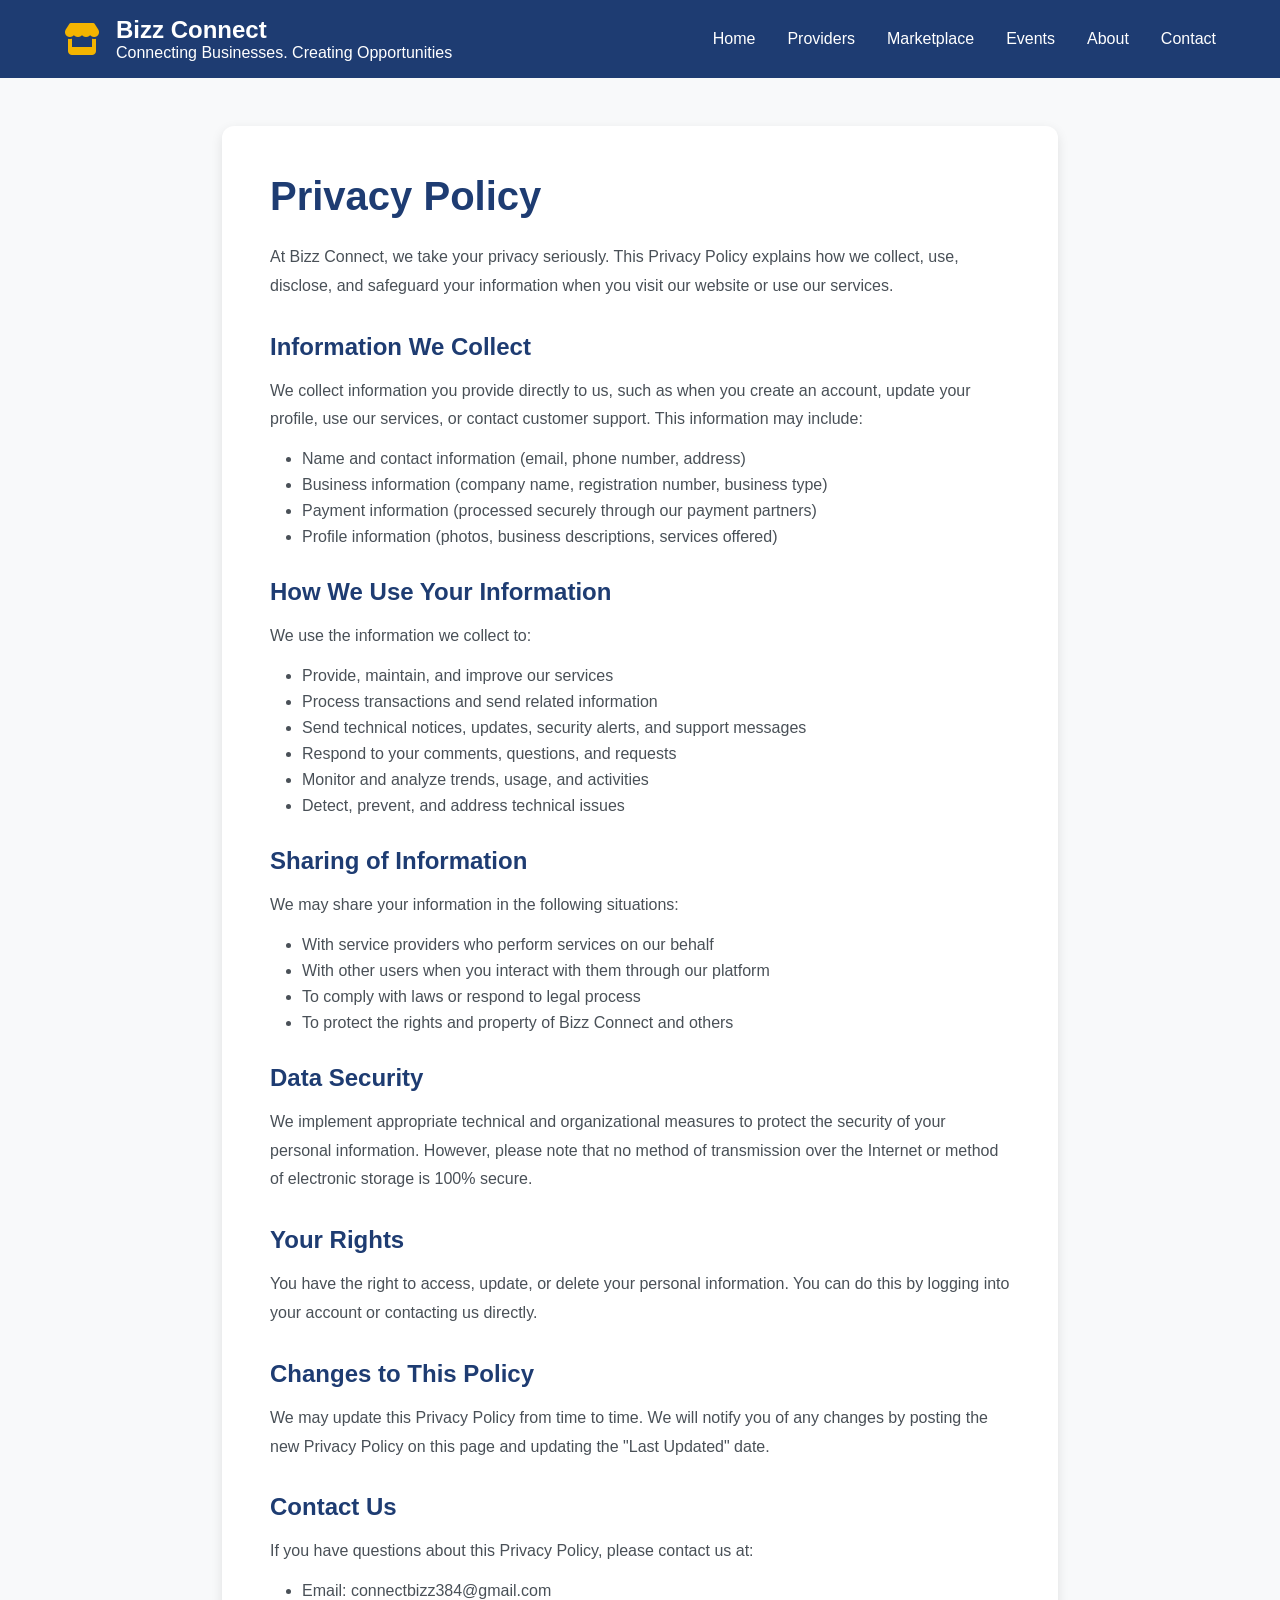
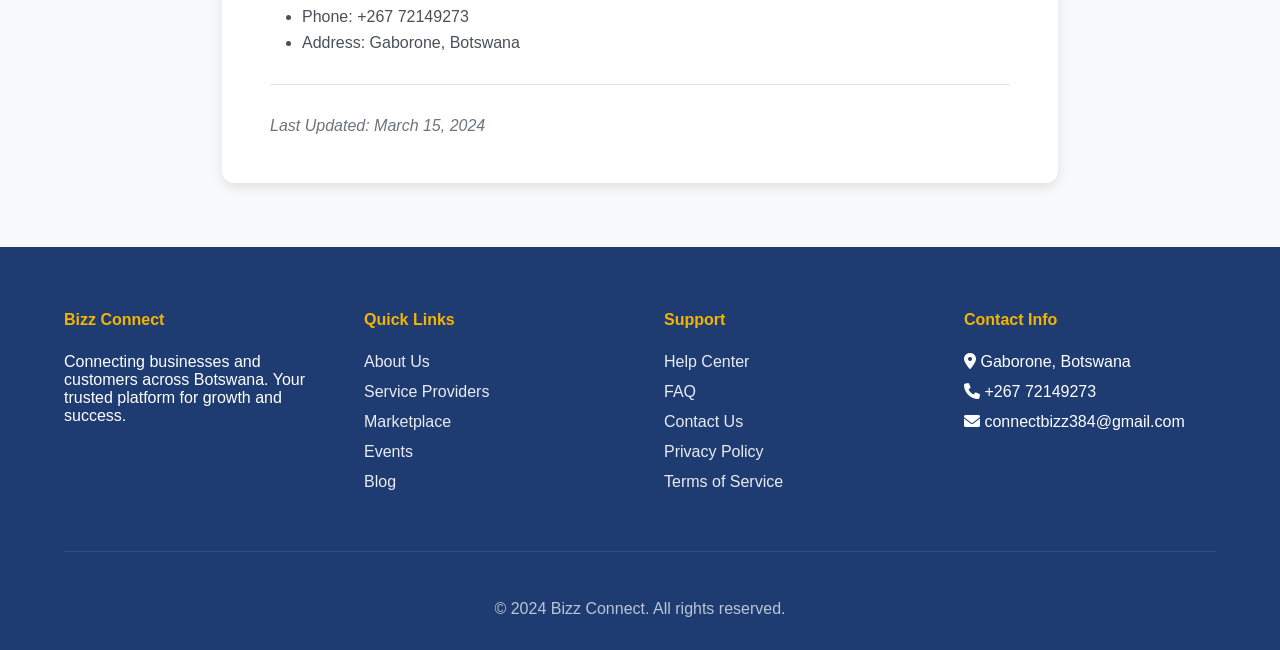
<file: privacy.html>
<!DOCTYPE html>
<html lang="en">
<head>
    <meta charset="UTF-8">
    <meta name="viewport" content="width=device-width, initial-scale=1.0">
    <title>Privacy Policy - Bizz Connect</title>
    <link rel="stylesheet" href="https://cdnjs.cloudflare.com/ajax/libs/font-awesome/6.0.0/css/all.min.css">
    <style>
        * { margin: 0; padding: 0; box-sizing: border-box; }
        body { font-family: 'Inter', sans-serif; background: #f8f9fa; }
        
        /* Navigation */
        .navbar {
            background: #1e3c72;
            color: white;
            padding: 1rem 5%;
            display: flex;
            justify-content: space-between;
            align-items: center;
        }
        
        .logo {
            display: flex;
            align-items: center;
            gap: 1rem;
        }
        
        .logo i {
            font-size: 2rem;
            color: #f4b400;
        }
        
        .logo h1 {
            font-size: 1.5rem;
            color: white;
        }
        
        .nav-links {
            display: flex;
            gap: 2rem;
        }
        
        .nav-links a {
            color: white;
            text-decoration: none;
        }
        
        /* Page Content */
        .page-content {
            max-width: 900px;
            margin: 3rem auto;
            padding: 0 2rem;
        }
        
        .content-card {
            background: white;
            border-radius: 12px;
            padding: 3rem;
            box-shadow: 0 4px 12px rgba(0,0,0,0.1);
        }
        
        .content-card h1 {
            color: #1e3c72;
            margin-bottom: 1.5rem;
            font-size: 2.5rem;
        }
        
        .content-card h2 {
            color: #1e3c72;
            margin: 2rem 0 1rem;
            font-size: 1.5rem;
        }
        
        .content-card p {
            color: #495057;
            line-height: 1.8;
            margin-bottom: 1rem;
        }
        
        .content-card ul {
            margin: 1rem 0 1rem 2rem;
            color: #495057;
        }
        
        .content-card li {
            margin-bottom: 0.5rem;
        }
        
        .last-updated {
            color: #6c757d;
            font-style: italic;
            margin-top: 2rem;
            padding-top: 2rem;
            border-top: 1px solid #dee2e6;
        }
        
        /* Footer */
        .footer {
            background: #1e3c72;
            color: white;
            padding: 4rem 5% 2rem;
            margin-top: 4rem;
        }
        
        .footer-content {
            max-width: 1400px;
            margin: 0 auto;
            display: grid;
            grid-template-columns: repeat(4, 1fr);
            gap: 3rem;
        }
        
        .footer-section h4 {
            color: #f4b400;
            margin-bottom: 1.5rem;
        }
        
        .footer-links {
            list-style: none;
        }
        
        .footer-links li {
            margin-bottom: 0.75rem;
        }
        
        .footer-links a {
            color: rgba(255,255,255,0.9);
            text-decoration: none;
            transition: color 0.3s;
        }
        
        .footer-links a:hover {
            color: #f4b400;
        }
        
        .footer-bottom {
            text-align: center;
            padding-top: 3rem;
            margin-top: 3rem;
            border-top: 1px solid rgba(255,255,255,0.1);
            color: rgba(255,255,255,0.7);
        }
    </style>
</head>
<body>
    <!-- Navigation -->
    <nav class="navbar">
        <div class="logo">
            <i class="fas fa-store"></i>
            <div>
                <h1>Bizz Connect</h1>
                <span>Connecting Businesses. Creating Opportunities</span>
            </div>
        </div>
        <div class="nav-links">
            <a href="index.html">Home</a>
            <a href="providers.html">Providers</a>
            <a href="marketplace.html">Marketplace</a>
            <a href="events.html">Events</a>
            <a href="about.html">About</a>
            <a href="contact.html">Contact</a>
        </div>
    </nav>

    <!-- Page Content -->
    <div class="page-content">
        <div class="content-card">
            <h1>Privacy Policy</h1>
            
            <p>At Bizz Connect, we take your privacy seriously. This Privacy Policy explains how we collect, use, disclose, and safeguard your information when you visit our website or use our services.</p>
            
            <h2>Information We Collect</h2>
            <p>We collect information you provide directly to us, such as when you create an account, update your profile, use our services, or contact customer support. This information may include:</p>
            <ul>
                <li>Name and contact information (email, phone number, address)</li>
                <li>Business information (company name, registration number, business type)</li>
                <li>Payment information (processed securely through our payment partners)</li>
                <li>Profile information (photos, business descriptions, services offered)</li>
            </ul>
            
            <h2>How We Use Your Information</h2>
            <p>We use the information we collect to:</p>
            <ul>
                <li>Provide, maintain, and improve our services</li>
                <li>Process transactions and send related information</li>
                <li>Send technical notices, updates, security alerts, and support messages</li>
                <li>Respond to your comments, questions, and requests</li>
                <li>Monitor and analyze trends, usage, and activities</li>
                <li>Detect, prevent, and address technical issues</li>
            </ul>
            
            <h2>Sharing of Information</h2>
            <p>We may share your information in the following situations:</p>
            <ul>
                <li>With service providers who perform services on our behalf</li>
                <li>With other users when you interact with them through our platform</li>
                <li>To comply with laws or respond to legal process</li>
                <li>To protect the rights and property of Bizz Connect and others</li>
            </ul>
            
            <h2>Data Security</h2>
            <p>We implement appropriate technical and organizational measures to protect the security of your personal information. However, please note that no method of transmission over the Internet or method of electronic storage is 100% secure.</p>
            
            <h2>Your Rights</h2>
            <p>You have the right to access, update, or delete your personal information. You can do this by logging into your account or contacting us directly.</p>
            
            <h2>Changes to This Policy</h2>
            <p>We may update this Privacy Policy from time to time. We will notify you of any changes by posting the new Privacy Policy on this page and updating the "Last Updated" date.</p>
            
            <h2>Contact Us</h2>
            <p>If you have questions about this Privacy Policy, please contact us at:</p>
            <ul>
                <li>Email: connectbizz384@gmail.com</li>
                <li>Phone: +267 72149273</li>
                <li>Address: Gaborone, Botswana</li>
            </ul>
            
            <div class="last-updated">
                Last Updated: March 15, 2024
            </div>
        </div>
    </div>

    <!-- Footer -->
    <footer class="footer">
        <div class="footer-content">
            <div class="footer-section">
                <h4>Bizz Connect</h4>
                <p>Connecting businesses and customers across Botswana. Your trusted platform for growth and success.</p>
            </div>
            
            <div class="footer-section">
                <h4>Quick Links</h4>
                <ul class="footer-links">
                    <li><a href="about.html">About Us</a></li>
                    <li><a href="providers.html">Service Providers</a></li>
                    <li><a href="marketplace.html">Marketplace</a></li>
                    <li><a href="events.html">Events</a></li>
                    <li><a href="blog.html">Blog</a></li>
                </ul>
            </div>
            
            <div class="footer-section">
                <h4>Support</h4>
                <ul class="footer-links">
                    <li><a href="help.html">Help Center</a></li>
                    <li><a href="faq.html">FAQ</a></li>
                    <li><a href="contact.html">Contact Us</a></li>
                    <li><a href="privacy.html">Privacy Policy</a></li>
                    <li><a href="terms.html">Terms of Service</a></li>
                </ul>
            </div>
            
            <div class="footer-section">
                <h4>Contact Info</h4>
                <ul class="footer-links">
                    <li><i class="fas fa-map-marker-alt"></i> Gaborone, Botswana</li>
                    <li><i class="fas fa-phone"></i> +267 72149273</li>
                    <li><i class="fas fa-envelope"></i> connectbizz384@gmail.com</li>
                </ul>
            </div>
        </div>
        
        <div class="footer-bottom">
            <p>&copy; 2024 Bizz Connect. All rights reserved.</p>
        </div>
    </footer>
</body>
</html>
</file>
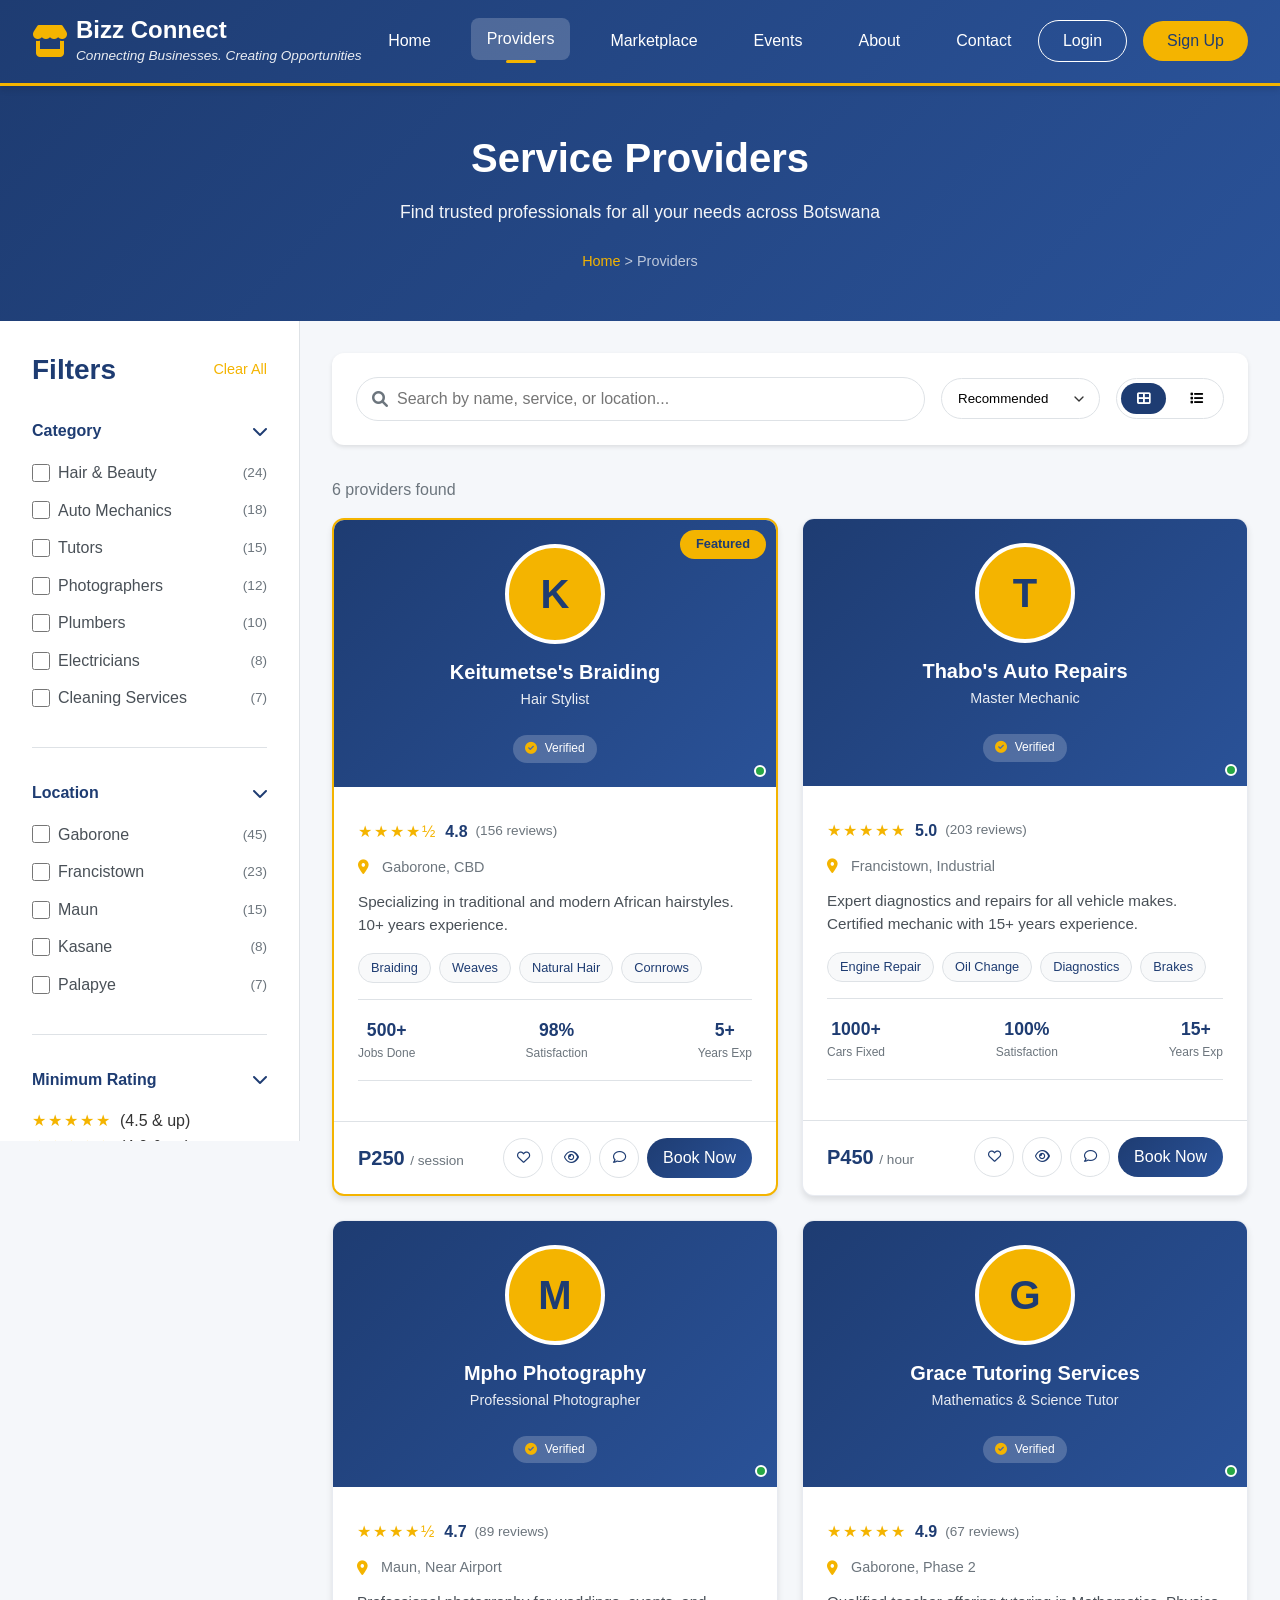
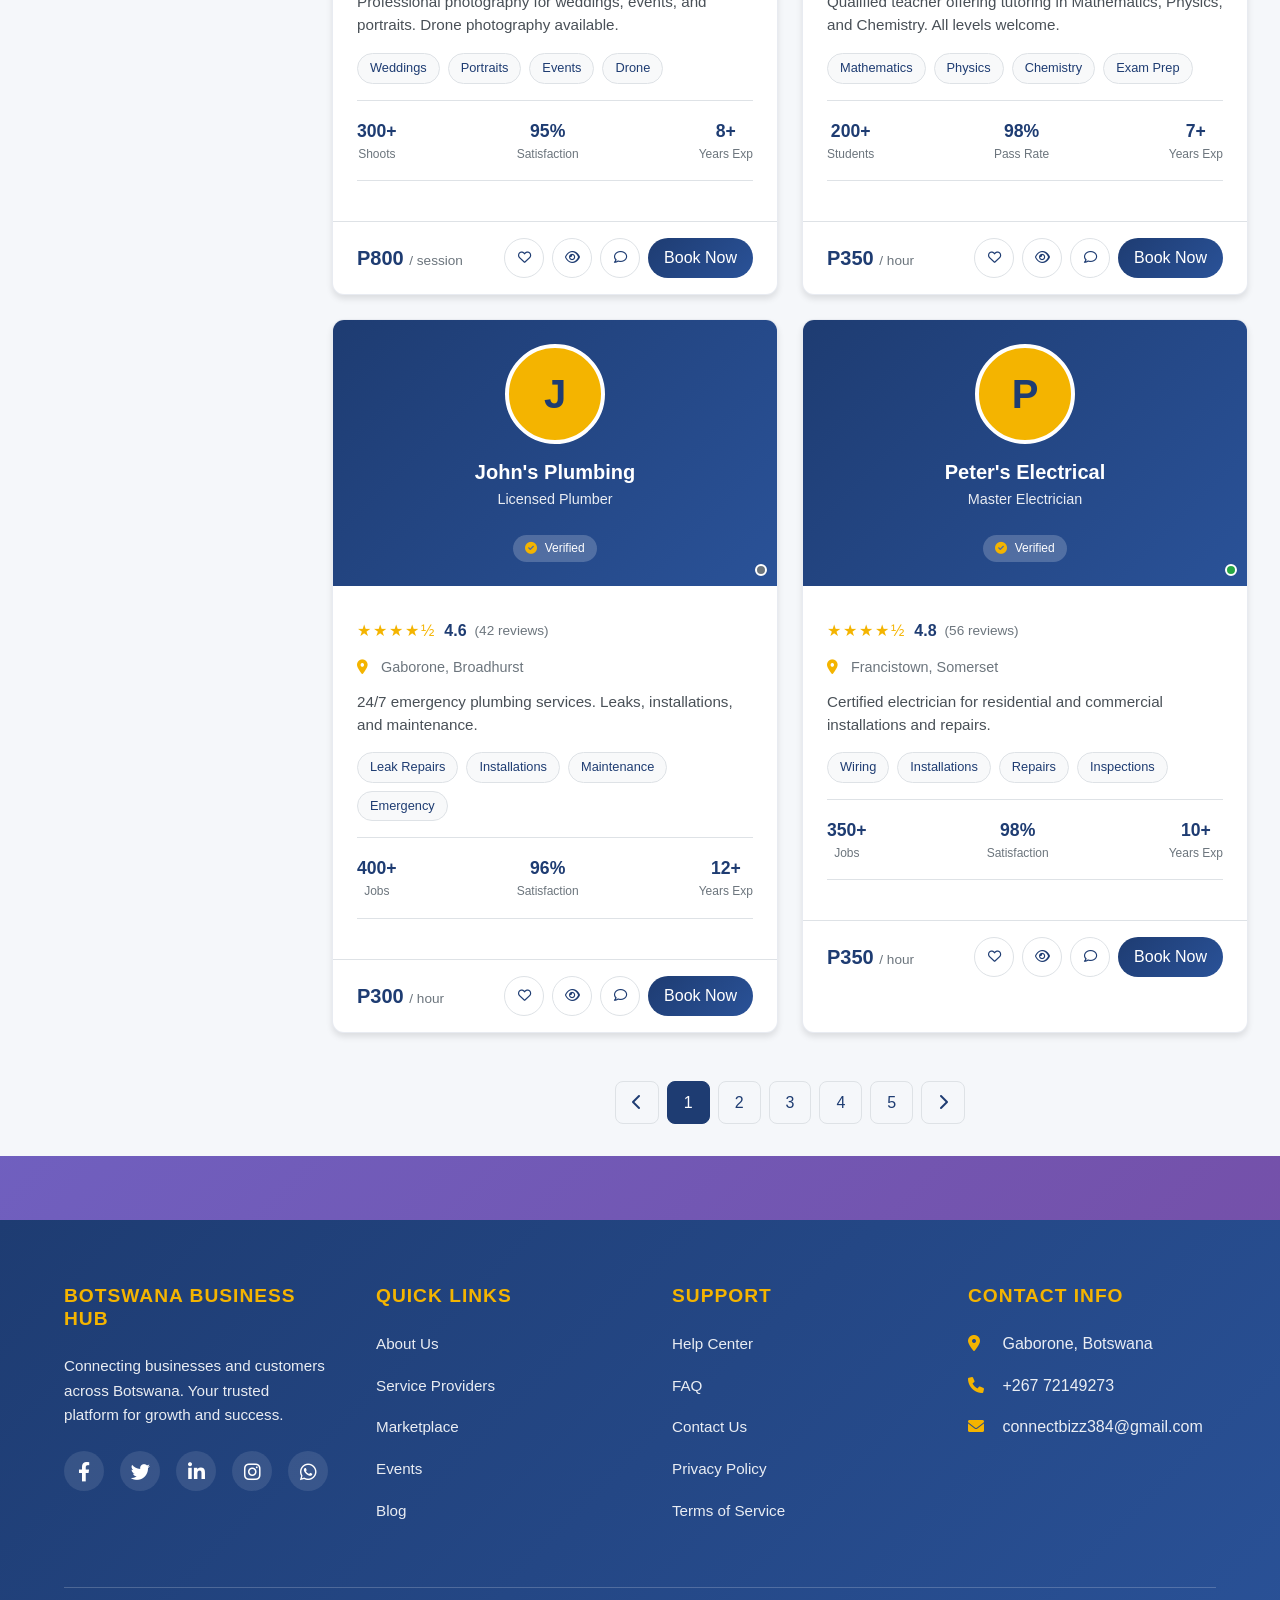
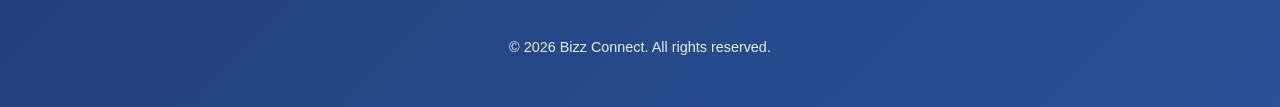
<file: providers.html>
<!DOCTYPE html>
<html lang="en">
<head>
    <meta charset="UTF-8">
    <meta name="viewport" content="width=device-width, initial-scale=1.0">
    <title>Service Providers - Bizz Connect</title>
    
    <!-- Meta Tags for SEO -->
    <meta name="description" content="Find verified service providers in Botswana. Browse hairdressers, mechanics, tutors, photographers, plumbers and more. Read reviews and book services online.">
    <meta name="keywords" content="Botswana service providers, local services, hairdressers Gaborone, mechanics Francistown, tutors Botswana, plumbers, photographers">
    <meta property="og:title" content="Service Providers - Bizz Conneect">
    <meta property="og:description" content="Connect with trusted service providers across Botswana. Read reviews, compare prices, and book services online.">
    
    <!-- Stylesheets -->
    <link rel="stylesheet" href="css/styles.css">
    
    <!-- Font Awesome Icons -->
    <link rel="stylesheet" href="https://cdnjs.cloudflare.com/ajax/libs/font-awesome/6.0.0/css/all.min.css">
    
    <!-- Google Fonts -->
    <link href="https://fonts.googleapis.com/css2?family=Inter:wght@400;500;600;700&display=swap" rel="stylesheet">
    
    <!-- Custom styles for providers page -->
    <style>
        /* Page Header */
        .page-header {
            background: linear-gradient(135deg, #1e3c72 0%, #2a5298 100%);
            color: white;
            padding: 3rem 2rem;
            text-align: center;
        }
        
        .page-header h1 {
            font-size: 2.5rem;
            margin-bottom: 1rem;
            color: white;
        }
        
        .page-header p {
            font-size: 1.1rem;
            opacity: 0.95;
            max-width: 600px;
            margin: 0 auto;
        }
        
        .page-header .breadcrumb {
            margin-top: 1.5rem;
            font-size: 0.9rem;
        }
        
        .page-header .breadcrumb a {
            color: #f4b400;
            text-decoration: none;
        }
        
        .page-header .breadcrumb span {
            color: rgba(255,255,255,0.7);
        }
        
        /* Main Content Layout */
        .providers-main {
            display: flex;
            min-height: calc(100vh - 200px);
            background: #f5f7fa;
        }
        
        /* Filters Sidebar */
        .filters-sidebar {
            width: 300px;
            background: white;
            padding: 2rem;
            border-right: 1px solid #dee2e6;
            position: sticky;
            top: 80px;
            height: calc(100vh - 80px);
            overflow-y: auto;
            transition: all 0.3s ease;
        }
        
        .filters-sidebar.collapsed {
            width: 80px;
            padding: 2rem 1rem;
        }
        
        .filters-sidebar.collapsed .filter-section h3,
        .filters-sidebar.collapsed .filter-section label,
        .filters-sidebar.collapsed .filter-section .filter-title {
            display: none;
        }
        
        .filter-toggle {
            display: none;
            position: fixed;
            bottom: 20px;
            left: 20px;
            z-index: 100;
            background: #1e3c72;
            color: white;
            border: none;
            border-radius: 50%;
            width: 50px;
            height: 50px;
            cursor: pointer;
            box-shadow: 0 4px 10px rgba(0,0,0,0.2);
        }
        
        .filter-header {
            display: flex;
            justify-content: space-between;
            align-items: center;
            margin-bottom: 2rem;
        }
        
        .filter-header h3 {
            color: #1e3c72;
            margin: 0;
        }
        
        .clear-filters {
            color: #f4b400;
            cursor: pointer;
            font-size: 0.9rem;
            transition: color 0.3s ease;
        }
        
        .clear-filters:hover {
            color: #1e3c72;
        }
        
        .filter-section {
            margin-bottom: 2rem;
            border-bottom: 1px solid #dee2e6;
            padding-bottom: 1.5rem;
        }
        
        .filter-section:last-child {
            border-bottom: none;
        }
        
        .filter-title {
            font-weight: 600;
            color: #1e3c72;
            margin-bottom: 1rem;
            display: flex;
            justify-content: space-between;
            align-items: center;
            cursor: pointer;
        }
        
        .filter-title i {
            transition: transform 0.3s ease;
        }
        
        .filter-title.collapsed i {
            transform: rotate(-90deg);
        }
        
        .filter-options {
            transition: max-height 0.3s ease;
            overflow: hidden;
        }
        
        .filter-options.collapsed {
            max-height: 0;
        }
        
        .filter-option {
            margin-bottom: 0.75rem;
            display: flex;
            align-items: center;
            gap: 0.5rem;
            cursor: pointer;
        }
        
        .filter-option input[type="checkbox"] {
            width: 18px;
            height: 18px;
            cursor: pointer;
            accent-color: #1e3c72;
        }
        
        .filter-option label {
            cursor: pointer;
            flex: 1;
            color: #495057;
        }
        
        .filter-option .count {
            color: #6c757d;
            font-size: 0.85rem;
        }
        
        .rating-filter {
            display: flex;
            flex-direction: column;
            gap: 0.5rem;
        }
        
        .rating-option {
            display: flex;
            align-items: center;
            gap: 0.5rem;
            cursor: pointer;
        }
        
        .rating-option .stars {
            color: #f4b400;
            letter-spacing: 2px;
        }
        
        .price-range {
            padding: 0.5rem 0;
        }
        
        .price-inputs {
            display: flex;
            gap: 0.5rem;
            align-items: center;
            margin-top: 1rem;
        }
        
        .price-inputs input {
            width: 80px;
            padding: 0.5rem;
            border: 1px solid #dee2e6;
            border-radius: 5px;
        }
        
        .apply-price {
            width: 100%;
            margin-top: 1rem;
            padding: 0.5rem;
            background: #1e3c72;
            color: white;
            border: none;
            border-radius: 5px;
            cursor: pointer;
        }
        
        /* Providers Content */
        .providers-content {
            flex: 1;
            padding: 2rem;
            overflow-y: auto;
        }
        
        /* Search and Sort Bar */
        .search-sort-bar {
            background: white;
            padding: 1.5rem;
            border-radius: 12px;
            box-shadow: 0 2px 4px rgba(0,0,0,0.1);
            margin-bottom: 2rem;
            display: flex;
            flex-wrap: wrap;
            gap: 1rem;
            align-items: center;
            justify-content: space-between;
        }
        
        .search-box {
            flex: 1;
            min-width: 300px;
            position: relative;
        }
        
        .search-box i {
            position: absolute;
            left: 1rem;
            top: 50%;
            transform: translateY(-50%);
            color: #6c757d;
        }
        
        .search-box input {
            width: 100%;
            padding: 0.75rem 1rem 0.75rem 2.5rem;
            border: 1px solid #dee2e6;
            border-radius: 25px;
            font-size: 1rem;
            transition: all 0.3s ease;
        }
        
        .search-box input:focus {
            outline: none;
            border-color: #1e3c72;
            box-shadow: 0 0 0 3px rgba(30, 60, 114, 0.1);
        }
        
        .sort-options {
            display: flex;
            gap: 1rem;
            align-items: center;
            flex-wrap: wrap;
        }
        
        .sort-options select {
            padding: 0.75rem 2rem 0.75rem 1rem;
            border: 1px solid #dee2e6;
            border-radius: 25px;
            background: white;
            cursor: pointer;
            appearance: none;
            background-image: url("data:image/svg+xml,%3Csvg xmlns='http://www.w3.org/2000/svg' width='16' height='16' viewBox='0 0 24 24' fill='none' stroke='%23333' stroke-width='2' stroke-linecap='round' stroke-linejoin='round'%3E%3Cpolyline points='6 9 12 15 18 9'%3E%3C/polyline%3E%3C/svg%3E");
            background-repeat: no-repeat;
            background-position: right 0.75rem center;
            background-size: 16px;
        }
        
        .view-options {
            display: flex;
            gap: 0.5rem;
            border: 1px solid #dee2e6;
            border-radius: 25px;
            padding: 0.25rem;
        }
        
        .view-option {
            padding: 0.5rem 1rem;
            border: none;
            background: none;
            border-radius: 20px;
            cursor: pointer;
            transition: all 0.3s ease;
        }
        
        .view-option.active {
            background: #1e3c72;
            color: white;
        }
        
        /* Providers Grid */
        .providers-grid {
            display: grid;
            grid-template-columns: repeat(auto-fill, minmax(320px, 1fr));
            gap: 1.5rem;
            margin-bottom: 2rem;
        }
        
        .providers-grid.list-view {
            grid-template-columns: 1fr;
        }
        
        .providers-grid.list-view .provider-card {
            display: flex;
            flex-direction: row;
        }
        
        .providers-grid.list-view .provider-header {
            width: 200px;
            display: flex;
            flex-direction: column;
            justify-content: center;
        }
        
        .providers-grid.list-view .provider-body {
            flex: 1;
        }
        
        .provider-card {
            background: white;
            border-radius: 12px;
            overflow: hidden;
            box-shadow: 0 4px 6px rgba(0,0,0,0.1);
            transition: all 0.3s ease;
            position: relative;
            border: 1px solid rgba(30, 60, 114, 0.1);
        }
        
        .provider-card:hover {
            transform: translateY(-5px);
            box-shadow: 0 8px 16px rgba(0,0,0,0.15);
        }
        
        .provider-card.featured {
            border: 2px solid #f4b400;
            position: relative;
        }
        
        .provider-card.featured::before {
            content: 'Featured';
            position: absolute;
            top: 10px;
            right: 10px;
            background: #f4b400;
            color: #1e3c72;
            padding: 0.25rem 1rem;
            border-radius: 20px;
            font-size: 0.8rem;
            font-weight: bold;
            z-index: 1;
        }
        
        .provider-header {
            background: linear-gradient(135deg, #1e3c72, #2a5298);
            color: white;
            padding: 1.5rem;
            text-align: center;
            position: relative;
        }
        
        .provider-avatar {
            width: 100px;
            height: 100px;
            background: #f4b400;
            border-radius: 50%;
            margin: 0 auto 1rem;
            display: flex;
            align-items: center;
            justify-content: center;
            font-size: 2.5rem;
            font-weight: bold;
            color: #1e3c72;
            border: 4px solid white;
            transition: transform 0.3s ease;
        }
        
        .provider-card:hover .provider-avatar {
            transform: scale(1.05);
        }
        
        .provider-status {
            position: absolute;
            bottom: 10px;
            right: 10px;
            width: 12px;
            height: 12px;
            border-radius: 50%;
            background: #28a745;
            border: 2px solid white;
        }
        
        .provider-status.offline {
            background: #6c757d;
        }
        
        .provider-status.busy {
            background: #dc3545;
        }
        
        .provider-header h3 {
            color: white;
            margin-bottom: 0.25rem;
            font-size: 1.25rem;
        }
        
        .provider-header p {
            opacity: 0.9;
            font-size: 0.9rem;
        }
        
        .provider-verified {
            display: inline-block;
            background: rgba(255,255,255,0.2);
            padding: 0.25rem 0.75rem;
            border-radius: 20px;
            font-size: 0.75rem;
            margin-top: 0.5rem;
        }
        
        .provider-verified i {
            color: #f4b400;
            margin-right: 0.25rem;
        }
        
        .provider-body {
            padding: 1.5rem;
        }
        
        .provider-rating {
            display: flex;
            align-items: center;
            gap: 0.5rem;
            margin-bottom: 0.75rem;
        }
        
        .stars {
            color: #f4b400;
            letter-spacing: 2px;
        }
        
        .rating-number {
            font-weight: 600;
            color: #1e3c72;
        }
        
        .reviews-count {
            color: #6c757d;
            font-size: 0.85rem;
        }
        
        .provider-location {
            display: flex;
            align-items: center;
            gap: 0.5rem;
            color: #6c757d;
            font-size: 0.9rem;
            margin-bottom: 0.75rem;
        }
        
        .provider-location i {
            color: #f4b400;
            width: 16px;
        }
        
        .provider-description {
            color: #495057;
            font-size: 0.95rem;
            line-height: 1.5;
            margin-bottom: 1rem;
        }
        
        .provider-services {
            display: flex;
            flex-wrap: wrap;
            gap: 0.5rem;
            margin-bottom: 1rem;
        }
        
        .service-tag {
            background: #f8f9fa;
            padding: 0.25rem 0.75rem;
            border-radius: 20px;
            font-size: 0.8rem;
            color: #1e3c72;
            border: 1px solid #dee2e6;
            transition: all 0.3s ease;
        }
        
        .service-tag:hover {
            background: #1e3c72;
            color: white;
            border-color: #1e3c72;
        }
        
        .provider-stats {
            display: flex;
            justify-content: space-between;
            padding: 1rem 0;
            border-top: 1px solid #dee2e6;
            border-bottom: 1px solid #dee2e6;
            margin-bottom: 1rem;
        }
        
        .stat-item {
            text-align: center;
        }
        
        .stat-value {
            font-weight: 700;
            color: #1e3c72;
            font-size: 1.1rem;
        }
        
        .stat-label {
            font-size: 0.75rem;
            color: #6c757d;
        }
        
        .provider-footer {
            display: flex;
            justify-content: space-between;
            align-items: center;
            gap: 0.5rem;
        }
        
        .provider-price {
            font-size: 1.25rem;
            font-weight: 700;
            color: #1e3c72;
        }
        
        .provider-price span {
            font-size: 0.85rem;
            font-weight: normal;
            color: #6c757d;
        }
        
        .provider-actions {
            display: flex;
            gap: 0.5rem;
        }
        
        .btn-icon {
            width: 40px;
            height: 40px;
            border-radius: 50%;
            border: 1px solid #dee2e6;
            background: white;
            color: #1e3c72;
            cursor: pointer;
            transition: all 0.3s ease;
            display: flex;
            align-items: center;
            justify-content: center;
        }
        
        .btn-icon:hover {
            background: #1e3c72;
            color: white;
            border-color: #1e3c72;
        }
        
        .btn-icon.favorite.active {
            background: #dc3545;
            color: white;
            border-color: #dc3545;
        }
        
        /* Quick View Modal */
        .quick-view-modal {
            display: none;
            position: fixed;
            top: 0;
            left: 0;
            width: 100%;
            height: 100%;
            background: rgba(0,0,0,0.5);
            z-index: 2000;
            justify-content: center;
            align-items: center;
        }
        
        .quick-view-modal.active {
            display: flex;
        }
        
        .quick-view-content {
            background: white;
            width: 90%;
            max-width: 1000px;
            max-height: 90vh;
            overflow-y: auto;
            border-radius: 12px;
            position: relative;
            animation: modalSlideUp 0.3s ease;
        }
        
        @keyframes modalSlideUp {
            from {
                transform: translateY(50px);
                opacity: 0;
            }
            to {
                transform: translateY(0);
                opacity: 1;
            }
        }
        
        .quick-view-close {
            position: absolute;
            top: 1rem;
            right: 1rem;
            width: 40px;
            height: 40px;
            border-radius: 50%;
            background: #f8f9fa;
            border: none;
            cursor: pointer;
            font-size: 1.5rem;
            display: flex;
            align-items: center;
            justify-content: center;
            transition: all 0.3s ease;
            z-index: 1;
        }
        
        .quick-view-close:hover {
            background: #1e3c72;
            color: white;
        }
        
        .quick-view-grid {
            display: grid;
            grid-template-columns: 1fr 1fr;
            gap: 2rem;
            padding: 2rem;
        }
        
        .quick-view-gallery {
            background: #f8f9fa;
            border-radius: 12px;
            padding: 1rem;
        }
        
        .gallery-main {
            width: 100%;
            height: 300px;
            background: white;
            border-radius: 8px;
            margin-bottom: 1rem;
            display: flex;
            align-items: center;
            justify-content: center;
            font-size: 5rem;
            color: #1e3c72;
        }
        
        .gallery-thumbnails {
            display: grid;
            grid-template-columns: repeat(4, 1fr);
            gap: 0.5rem;
        }
        
        .gallery-thumb {
            height: 80px;
            background: white;
            border-radius: 8px;
            cursor: pointer;
            transition: all 0.3s ease;
            display: flex;
            align-items: center;
            justify-content: center;
            border: 2px solid transparent;
        }
        
        .gallery-thumb:hover,
        .gallery-thumb.active {
            border-color: #1e3c72;
        }
        
        .quick-view-info h2 {
            color: #1e3c72;
            margin-bottom: 0.5rem;
        }
        
        .quick-view-meta {
            display: flex;
            gap: 2rem;
            margin: 1rem 0;
            padding: 1rem 0;
            border-top: 1px solid #dee2e6;
            border-bottom: 1px solid #dee2e6;
        }
        
        .booking-form {
            margin-top: 2rem;
        }
        
        .booking-form .form-group {
            margin-bottom: 1rem;
        }
        
        .booking-form label {
            display: block;
            margin-bottom: 0.5rem;
            color: #1e3c72;
            font-weight: 500;
        }
        
        .booking-form input,
        .booking-form select,
        .booking-form textarea {
            width: 100%;
            padding: 0.75rem;
            border: 1px solid #dee2e6;
            border-radius: 8px;
        }
        
        /* Pagination */
        .pagination {
            display: flex;
            justify-content: center;
            gap: 0.5rem;
            margin-top: 3rem;
        }
        
        .page-item {
            list-style: none;
        }
        
        .page-link {
            display: block;
            padding: 0.5rem 1rem;
            border: 1px solid #dee2e6;
            border-radius: 8px;
            color: #1e3c72;
            text-decoration: none;
            transition: all 0.3s ease;
        }
        
        .page-link:hover,
        .page-item.active .page-link {
            background: #1e3c72;
            color: white;
            border-color: #1e3c72;
        }
        
        /* Loading Skeleton */
        .skeleton-card {
            background: white;
            border-radius: 12px;
            padding: 1.5rem;
            box-shadow: 0 2px 4px rgba(0,0,0,0.1);
        }
        
        .skeleton-avatar {
            width: 100px;
            height: 100px;
            background: linear-gradient(90deg, #f0f0f0 25%, #e0e0e0 50%, #f0f0f0 75%);
            background-size: 200% 100%;
            animation: loading 1.5s infinite;
            border-radius: 50%;
            margin: 0 auto 1rem;
        }
        
        .skeleton-line {
            height: 1rem;
            background: linear-gradient(90deg, #f0f0f0 25%, #e0e0e0 50%, #f0f0f0 75%);
            background-size: 200% 100%;
            animation: loading 1.5s infinite;
            margin-bottom: 0.5rem;
            border-radius: 4px;
        }
        
        .skeleton-line:nth-child(2) { width: 80%; }
        .skeleton-line:nth-child(3) { width: 60%; }
        
        @keyframes loading {
            0% { background-position: 200% 0; }
            100% { background-position: -200% 0; }
        }
        
        /* No Results */
        .no-results {
            text-align: center;
            padding: 4rem 2rem;
            background: white;
            border-radius: 12px;
        }
        
        .no-results i {
            font-size: 4rem;
            color: #dee2e6;
            margin-bottom: 1rem;
        }
        
        .no-results h3 {
            color: #1e3c72;
            margin-bottom: 0.5rem;
        }
        
        .no-results p {
            color: #6c757d;
            margin-bottom: 2rem;
        }
        
        /* Responsive */
        @media (max-width: 992px) {
            .filters-sidebar {
                position: fixed;
                left: -300px;
                top: 80px;
                z-index: 1000;
                transition: left 0.3s ease;
                box-shadow: 2px 0 10px rgba(0,0,0,0.1);
            }
            
            .filters-sidebar.active {
                left: 0;
            }
            
            .filter-toggle {
                display: flex;
                align-items: center;
                justify-content: center;
            }
            
            .quick-view-grid {
                grid-template-columns: 1fr;
            }
        }
        
        @media (max-width: 768px) {
            .providers-grid.list-view .provider-card {
                flex-direction: column;
            }
            
            .providers-grid.list-view .provider-header {
                width: 100%;
            }
            
            .search-sort-bar {
                flex-direction: column;
                align-items: stretch;
            }
            
            .search-box {
                min-width: auto;
            }
            
            .sort-options {
                justify-content: space-between;
            }
            
            .provider-footer {
                flex-direction: column;
                align-items: stretch;
            }
            
            .provider-actions {
                justify-content: flex-end;
            }
        }
    </style>
</head>
<body>
    <!-- Navigation Bar -->
    <nav class="navbar">
        <div class="logo">
            <i class="fas fa-store"></i>
            <div>
                <h1>Bizz Connect</h1>
                <span>Connecting Businesses. Creating Opportunities</span>
            </div>
        </div>
        <div class="nav-links">
            <a href="index.html">Home</a>
            <a href="providers.html" class="active">Providers</a>
            <a href="marketplace.html">Marketplace</a>
            <a href="events.html">Events</a>
            <a href="about.html">About</a>
            <a href="contact.html">Contact</a>
        </div>
        <div class="user-menu" id="userMenu">
            <a href="login.html" class="btn btn-outline" style="color: white; border-color: white;">Login</a>
            <a href="register.html" class="btn btn-primary" style="background: #f4b400; color: #1e3c72;">Sign Up</a>
        </div>
    </nav>

    <!-- Page Header -->
    <section class="page-header">
        <h1>Service Providers</h1>
        <p>Find trusted professionals for all your needs across Botswana</p>
        <div class="breadcrumb">
            <a href="index.html">Home</a> <span>></span> <span>Providers</span>
        </div>
    </section>

    <!-- Main Content -->
    <div class="providers-main">
        <!-- Filter Toggle Button (Mobile) -->
        <button class="filter-toggle" onclick="toggleFilters()">
            <i class="fas fa-filter"></i>
        </button>

        <!-- Filters Sidebar -->
        <aside class="filters-sidebar" id="filtersSidebar">
            <div class="filter-header">
                <h3>Filters</h3>
                <span class="clear-filters" onclick="clearAllFilters()">Clear All</span>
            </div>

            <!-- Category Filter -->
            <div class="filter-section">
                <div class="filter-title" onclick="toggleFilterSection(this)">
                    <span>Category</span>
                    <i class="fas fa-chevron-down"></i>
                </div>
                <div class="filter-options">
                    <div class="filter-option">
                        <input type="checkbox" id="cat-hair" onchange="applyFilters()">
                        <label for="cat-hair">Hair & Beauty</label>
                        <span class="count">(24)</span>
                    </div>
                    <div class="filter-option">
                        <input type="checkbox" id="cat-mechanic" onchange="applyFilters()">
                        <label for="cat-mechanic">Auto Mechanics</label>
                        <span class="count">(18)</span>
                    </div>
                    <div class="filter-option">
                        <input type="checkbox" id="cat-tutor" onchange="applyFilters()">
                        <label for="cat-tutor">Tutors</label>
                        <span class="count">(15)</span>
                    </div>
                    <div class="filter-option">
                        <input type="checkbox" id="cat-photo" onchange="applyFilters()">
                        <label for="cat-photo">Photographers</label>
                        <span class="count">(12)</span>
                    </div>
                    <div class="filter-option">
                        <input type="checkbox" id="cat-plumber" onchange="applyFilters()">
                        <label for="cat-plumber">Plumbers</label>
                        <span class="count">(10)</span>
                    </div>
                    <div class="filter-option">
                        <input type="checkbox" id="cat-electrician" onchange="applyFilters()">
                        <label for="cat-electrician">Electricians</label>
                        <span class="count">(8)</span>
                    </div>
                    <div class="filter-option">
                        <input type="checkbox" id="cat-cleaner" onchange="applyFilters()">
                        <label for="cat-cleaner">Cleaning Services</label>
                        <span class="count">(7)</span>
                    </div>
                </div>
            </div>

            <!-- Location Filter -->
            <div class="filter-section">
                <div class="filter-title" onclick="toggleFilterSection(this)">
                    <span>Location</span>
                    <i class="fas fa-chevron-down"></i>
                </div>
                <div class="filter-options">
                    <div class="filter-option">
                        <input type="checkbox" id="loc-gaborone" onchange="applyFilters()">
                        <label for="loc-gaborone">Gaborone</label>
                        <span class="count">(45)</span>
                    </div>
                    <div class="filter-option">
                        <input type="checkbox" id="loc-francistown" onchange="applyFilters()">
                        <label for="loc-francistown">Francistown</label>
                        <span class="count">(23)</span>
                    </div>
                    <div class="filter-option">
                        <input type="checkbox" id="loc-maun" onchange="applyFilters()">
                        <label for="loc-maun">Maun</label>
                        <span class="count">(15)</span>
                    </div>
                    <div class="filter-option">
                        <input type="checkbox" id="loc-kasane" onchange="applyFilters()">
                        <label for="loc-kasane">Kasane</label>
                        <span class="count">(8)</span>
                    </div>
                    <div class="filter-option">
                        <input type="checkbox" id="loc-palapye" onchange="applyFilters()">
                        <label for="loc-palapye">Palapye</label>
                        <span class="count">(7)</span>
                    </div>
                </div>
            </div>

            <!-- Rating Filter -->
            <div class="filter-section">
                <div class="filter-title" onclick="toggleFilterSection(this)">
                    <span>Minimum Rating</span>
                    <i class="fas fa-chevron-down"></i>
                </div>
                <div class="filter-options">
                    <div class="rating-option" onclick="setRating(4.5)">
                        <input type="radio" name="rating" id="rating-5" style="display: none;">
                        <span class="stars">★★★★★</span>
                        <span>(4.5 & up)</span>
                    </div>
                    <div class="rating-option" onclick="setRating(4.0)">
                        <input type="radio" name="rating" id="rating-4" style="display: none;">
                        <span class="stars">★★★★☆</span>
                        <span>(4.0 & up)</span>
                    </div>
                    <div class="rating-option" onclick="setRating(3.5)">
                        <input type="radio" name="rating" id="rating-3" style="display: none;">
                        <span class="stars">★★★☆☆</span>
                        <span>(3.5 & up)</span>
                    </div>
                </div>
            </div>

            <!-- Price Range Filter -->
            <div class="filter-section">
                <div class="filter-title" onclick="toggleFilterSection(this)">
                    <span>Price Range (BWP)</span>
                    <i class="fas fa-chevron-down"></i>
                </div>
                <div class="filter-options">
                    <div class="price-range">
                        <div class="price-inputs">
                            <input type="number" id="min-price" placeholder="Min" min="0" step="50">
                            <span>to</span>
                            <input type="number" id="max-price" placeholder="Max" min="0" step="50">
                        </div>
                        <button class="apply-price" onclick="applyPriceFilter()">Apply</button>
                    </div>
                </div>
            </div>

            <!-- Availability Filter -->
            <div class="filter-section">
                <div class="filter-title" onclick="toggleFilterSection(this)">
                    <span>Availability</span>
                    <i class="fas fa-chevron-down"></i>
                </div>
                <div class="filter-options">
                    <div class="filter-option">
                        <input type="checkbox" id="avail-today" onchange="applyFilters()">
                        <label for="avail-today">Available Today</label>
                    </div>
                    <div class="filter-option">
                        <input type="checkbox" id="avail-weekend" onchange="applyFilters()">
                        <label for="avail-weekend">Weekend Availability</label>
                    </div>
                    <div class="filter-option">
                        <input type="checkbox" id="avail-emergency" onchange="applyFilters()">
                        <label for="avail-emergency">24/7 Emergency</label>
                    </div>
                </div>
            </div>

            <!-- Verification Filter -->
            <div class="filter-section">
                <div class="filter-title" onclick="toggleFilterSection(this)">
                    <span>Verification</span>
                    <i class="fas fa-chevron-down"></i>
                </div>
                <div class="filter-options">
                    <div class="filter-option">
                        <input type="checkbox" id="verified-only" onchange="applyFilters()">
                        <label for="verified-only">Verified Only</label>
                    </div>
                </div>
            </div>
        </aside>

        <!-- Providers Content -->
        <div class="providers-content">
            <!-- Search and Sort Bar -->
            <div class="search-sort-bar">
                <div class="search-box">
                    <i class="fas fa-search"></i>
                    <input type="text" id="searchInput" placeholder="Search by name, service, or location..." onkeyup="searchProviders()">
                </div>
                
                <div class="sort-options">
                    <select id="sortSelect" onchange="sortProviders()">
                        <option value="recommended">Recommended</option>
                        <option value="rating">Highest Rated</option>
                        <option value="reviews">Most Reviewed</option>
                        <option value="price-low">Price: Low to High</option>
                        <option value="price-high">Price: High to Low</option>
                        <option value="newest">Newest First</option>
                    </select>
                    
                    <div class="view-options">
                        <button class="view-option active" onclick="changeView('grid')" title="Grid View">
                            <i class="fas fa-th-large"></i>
                        </button>
                        <button class="view-option" onclick="changeView('list')" title="List View">
                            <i class="fas fa-list"></i>
                        </button>
                    </div>
                </div>
            </div>

            <!-- Results Count -->
            <div style="margin-bottom: 1rem; color: #6c757d;">
                <span id="resultsCount">24</span> providers found
            </div>

            <!-- Providers Grid -->
            <div class="providers-grid" id="providersGrid">
                <!-- Loading Skeleton (hidden by default) -->
                <div id="loadingSkeleton" style="display: none;">
                    <div class="skeleton-card">
                        <div class="skeleton-avatar"></div>
                        <div class="skeleton-line"></div>
                        <div class="skeleton-line"></div>
                        <div class="skeleton-line" style="width: 40%;"></div>
                    </div>
                </div>

                <!-- Provider Card 1 - Featured -->
                <div class="provider-card featured" data-category="hair" data-location="gaborone" data-rating="4.8" data-reviews="156" data-price="250" data-verified="true">
                    <div class="provider-header">
                        <div class="provider-avatar">K</div>
                        <div class="provider-status"></div>
                        <h3>Keitumetse's Braiding</h3>
                        <p>Hair Stylist</p>
                        <span class="provider-verified"><i class="fas fa-check-circle"></i> Verified</span>
                    </div>
                    <div class="provider-body">
                        <div class="provider-rating">
                            <span class="stars">★★★★½</span>
                            <span class="rating-number">4.8</span>
                            <span class="reviews-count">(156 reviews)</span>
                        </div>
                        <div class="provider-location">
                            <i class="fas fa-map-marker-alt"></i>
                            <span>Gaborone, CBD</span>
                        </div>
                        <p class="provider-description">
                            Specializing in traditional and modern African hairstyles. 10+ years experience.
                        </p>
                        <div class="provider-services">
                            <span class="service-tag">Braiding</span>
                            <span class="service-tag">Weaves</span>
                            <span class="service-tag">Natural Hair</span>
                            <span class="service-tag">Cornrows</span>
                        </div>
                        <div class="provider-stats">
                            <div class="stat-item">
                                <div class="stat-value">500+</div>
                                <div class="stat-label">Jobs Done</div>
                            </div>
                            <div class="stat-item">
                                <div class="stat-value">98%</div>
                                <div class="stat-label">Satisfaction</div>
                            </div>
                            <div class="stat-item">
                                <div class="stat-value">5+</div>
                                <div class="stat-label">Years Exp</div>
                            </div>
                        </div>
                    </div>
                    <div class="provider-footer">
                        <div class="provider-price">
                            P250 <span>/ session</span>
                        </div>
                        <div class="provider-actions">
                            <button class="btn-icon favorite" onclick="toggleFavorite(this)" title="Save to favorites">
                                <i class="far fa-heart"></i>
                            </button>
                            <button class="btn-icon" onclick="quickView(1)" title="Quick view">
                                <i class="far fa-eye"></i>
                            </button>
                            <button class="btn-icon" onclick="openChat('Keitumetse')" title="Send message">
                                <i class="far fa-comment"></i>
                            </button>
                            <button class="btn btn-primary" style="padding: 0.5rem 1rem;" onclick="bookNow(1)">Book Now</button>
                        </div>
                    </div>
                </div>

                <!-- Provider Card 2 -->
                <div class="provider-card" data-category="mechanic" data-location="francistown" data-rating="5.0" data-reviews="203" data-price="450" data-verified="true">
                    <div class="provider-header">
                        <div class="provider-avatar">T</div>
                        <div class="provider-status"></div>
                        <h3>Thabo's Auto Repairs</h3>
                        <p>Master Mechanic</p>
                        <span class="provider-verified"><i class="fas fa-check-circle"></i> Verified</span>
                    </div>
                    <div class="provider-body">
                        <div class="provider-rating">
                            <span class="stars">★★★★★</span>
                            <span class="rating-number">5.0</span>
                            <span class="reviews-count">(203 reviews)</span>
                        </div>
                        <div class="provider-location">
                            <i class="fas fa-map-marker-alt"></i>
                            <span>Francistown, Industrial</span>
                        </div>
                        <p class="provider-description">
                            Expert diagnostics and repairs for all vehicle makes. Certified mechanic with 15+ years experience.
                        </p>
                        <div class="provider-services">
                            <span class="service-tag">Engine Repair</span>
                            <span class="service-tag">Oil Change</span>
                            <span class="service-tag">Diagnostics</span>
                            <span class="service-tag">Brakes</span>
                        </div>
                        <div class="provider-stats">
                            <div class="stat-item">
                                <div class="stat-value">1000+</div>
                                <div class="stat-label">Cars Fixed</div>
                            </div>
                            <div class="stat-item">
                                <div class="stat-value">100%</div>
                                <div class="stat-label">Satisfaction</div>
                            </div>
                            <div class="stat-item">
                                <div class="stat-value">15+</div>
                                <div class="stat-label">Years Exp</div>
                            </div>
                        </div>
                    </div>
                    <div class="provider-footer">
                        <div class="provider-price">
                            P450 <span>/ hour</span>
                        </div>
                        <div class="provider-actions">
                            <button class="btn-icon favorite" onclick="toggleFavorite(this)">
                                <i class="far fa-heart"></i>
                            </button>
                            <button class="btn-icon" onclick="quickView(2)">
                                <i class="far fa-eye"></i>
                            </button>
                            <button class="btn-icon" onclick="openChat('Thabo')">
                                <i class="far fa-comment"></i>
                            </button>
                            <button class="btn btn-primary" style="padding: 0.5rem 1rem;" onclick="bookNow(2)">Book Now</button>
                        </div>
                    </div>
                </div>

                <!-- Provider Card 3 -->
                <div class="provider-card" data-category="photo" data-location="maun" data-rating="4.7" data-reviews="89" data-price="800" data-verified="true">
                    <div class="provider-header">
                        <div class="provider-avatar">M</div>
                        <div class="provider-status"></div>
                        <h3>Mpho Photography</h3>
                        <p>Professional Photographer</p>
                        <span class="provider-verified"><i class="fas fa-check-circle"></i> Verified</span>
                    </div>
                    <div class="provider-body">
                        <div class="provider-rating">
                            <span class="stars">★★★★½</span>
                            <span class="rating-number">4.7</span>
                            <span class="reviews-count">(89 reviews)</span>
                        </div>
                        <div class="provider-location">
                            <i class="fas fa-map-marker-alt"></i>
                            <span>Maun, Near Airport</span>
                        </div>
                        <p class="provider-description">
                            Professional photography for weddings, events, and portraits. Drone photography available.
                        </p>
                        <div class="provider-services">
                            <span class="service-tag">Weddings</span>
                            <span class="service-tag">Portraits</span>
                            <span class="service-tag">Events</span>
                            <span class="service-tag">Drone</span>
                        </div>
                        <div class="provider-stats">
                            <div class="stat-item">
                                <div class="stat-value">300+</div>
                                <div class="stat-label">Shoots</div>
                            </div>
                            <div class="stat-item">
                                <div class="stat-value">95%</div>
                                <div class="stat-label">Satisfaction</div>
                            </div>
                            <div class="stat-item">
                                <div class="stat-value">8+</div>
                                <div class="stat-label">Years Exp</div>
                            </div>
                        </div>
                    </div>
                    <div class="provider-footer">
                        <div class="provider-price">
                            P800 <span>/ session</span>
                        </div>
                        <div class="provider-actions">
                            <button class="btn-icon favorite" onclick="toggleFavorite(this)">
                                <i class="far fa-heart"></i>
                            </button>
                            <button class="btn-icon" onclick="quickView(3)">
                                <i class="far fa-eye"></i>
                            </button>
                            <button class="btn-icon" onclick="openChat('Mpho')">
                                <i class="far fa-comment"></i>
                            </button>
                            <button class="btn btn-primary" style="padding: 0.5rem 1rem;" onclick="bookNow(3)">Book Now</button>
                        </div>
                    </div>
                </div>

                <!-- Provider Card 4 -->
                <div class="provider-card" data-category="tutor" data-location="gaborone" data-rating="4.9" data-reviews="67" data-price="350" data-verified="true">
                    <div class="provider-header">
                        <div class="provider-avatar">G</div>
                        <div class="provider-status"></div>
                        <h3>Grace Tutoring Services</h3>
                        <p>Mathematics & Science Tutor</p>
                        <span class="provider-verified"><i class="fas fa-check-circle"></i> Verified</span>
                    </div>
                    <div class="provider-body">
                        <div class="provider-rating">
                            <span class="stars">★★★★★</span>
                            <span class="rating-number">4.9</span>
                            <span class="reviews-count">(67 reviews)</span>
                        </div>
                        <div class="provider-location">
                            <i class="fas fa-map-marker-alt"></i>
                            <span>Gaborone, Phase 2</span>
                        </div>
                        <p class="provider-description">
                            Qualified teacher offering tutoring in Mathematics, Physics, and Chemistry. All levels welcome.
                        </p>
                        <div class="provider-services">
                            <span class="service-tag">Mathematics</span>
                            <span class="service-tag">Physics</span>
                            <span class="service-tag">Chemistry</span>
                            <span class="service-tag">Exam Prep</span>
                        </div>
                        <div class="provider-stats">
                            <div class="stat-item">
                                <div class="stat-value">200+</div>
                                <div class="stat-label">Students</div>
                            </div>
                            <div class="stat-item">
                                <div class="stat-value">98%</div>
                                <div class="stat-label">Pass Rate</div>
                            </div>
                            <div class="stat-item">
                                <div class="stat-value">7+</div>
                                <div class="stat-label">Years Exp</div>
                            </div>
                        </div>
                    </div>
                    <div class="provider-footer">
                        <div class="provider-price">
                            P350 <span>/ hour</span>
                        </div>
                        <div class="provider-actions">
                            <button class="btn-icon favorite" onclick="toggleFavorite(this)">
                                <i class="far fa-heart"></i>
                            </button>
                            <button class="btn-icon" onclick="quickView(4)">
                                <i class="far fa-eye"></i>
                            </button>
                            <button class="btn-icon" onclick="openChat('Grace')">
                                <i class="far fa-comment"></i>
                            </button>
                            <button class="btn btn-primary" style="padding: 0.5rem 1rem;" onclick="bookNow(4)">Book Now</button>
                        </div>
                    </div>
                </div>

                <!-- Provider Card 5 -->
                <div class="provider-card" data-category="plumber" data-location="gaborone" data-rating="4.6" data-reviews="42" data-price="300" data-verified="true">
                    <div class="provider-header">
                        <div class="provider-avatar">J</div>
                        <div class="provider-status offline"></div>
                        <h3>John's Plumbing</h3>
                        <p>Licensed Plumber</p>
                        <span class="provider-verified"><i class="fas fa-check-circle"></i> Verified</span>
                    </div>
                    <div class="provider-body">
                        <div class="provider-rating">
                            <span class="stars">★★★★½</span>
                            <span class="rating-number">4.6</span>
                            <span class="reviews-count">(42 reviews)</span>
                        </div>
                        <div class="provider-location">
                            <i class="fas fa-map-marker-alt"></i>
                            <span>Gaborone, Broadhurst</span>
                        </div>
                        <p class="provider-description">
                            24/7 emergency plumbing services. Leaks, installations, and maintenance.
                        </p>
                        <div class="provider-services">
                            <span class="service-tag">Leak Repairs</span>
                            <span class="service-tag">Installations</span>
                            <span class="service-tag">Maintenance</span>
                            <span class="service-tag">Emergency</span>
                        </div>
                        <div class="provider-stats">
                            <div class="stat-item">
                                <div class="stat-value">400+</div>
                                <div class="stat-label">Jobs</div>
                            </div>
                            <div class="stat-item">
                                <div class="stat-value">96%</div>
                                <div class="stat-label">Satisfaction</div>
                            </div>
                            <div class="stat-item">
                                <div class="stat-value">12+</div>
                                <div class="stat-label">Years Exp</div>
                            </div>
                        </div>
                    </div>
                    <div class="provider-footer">
                        <div class="provider-price">
                            P300 <span>/ hour</span>
                        </div>
                        <div class="provider-actions">
                            <button class="btn-icon favorite" onclick="toggleFavorite(this)">
                                <i class="far fa-heart"></i>
                            </button>
                            <button class="btn-icon" onclick="quickView(5)">
                                <i class="far fa-eye"></i>
                            </button>
                            <button class="btn-icon" onclick="openChat('John')">
                                <i class="far fa-comment"></i>
                            </button>
                            <button class="btn btn-primary" style="padding: 0.5rem 1rem;" onclick="bookNow(5)">Book Now</button>
                        </div>
                    </div>
                </div>

                <!-- Provider Card 6 -->
                <div class="provider-card" data-category="electrician" data-location="francistown" data-rating="4.8" data-reviews="56" data-price="350" data-verified="true">
                    <div class="provider-header">
                        <div class="provider-avatar">P</div>
                        <div class="provider-status"></div>
                        <h3>Peter's Electrical</h3>
                        <p>Master Electrician</p>
                        <span class="provider-verified"><i class="fas fa-check-circle"></i> Verified</span>
                    </div>
                    <div class="provider-body">
                        <div class="provider-rating">
                            <span class="stars">★★★★½</span>
                            <span class="rating-number">4.8</span>
                            <span class="reviews-count">(56 reviews)</span>
                        </div>
                        <div class="provider-location">
                            <i class="fas fa-map-marker-alt"></i>
                            <span>Francistown, Somerset</span>
                        </div>
                        <p class="provider-description">
                            Certified electrician for residential and commercial installations and repairs.
                        </p>
                        <div class="provider-services">
                            <span class="service-tag">Wiring</span>
                            <span class="service-tag">Installations</span>
                            <span class="service-tag">Repairs</span>
                            <span class="service-tag">Inspections</span>
                        </div>
                        <div class="provider-stats">
                            <div class="stat-item">
                                <div class="stat-value">350+</div>
                                <div class="stat-label">Jobs</div>
                            </div>
                            <div class="stat-item">
                                <div class="stat-value">98%</div>
                                <div class="stat-label">Satisfaction</div>
                            </div>
                            <div class="stat-item">
                                <div class="stat-value">10+</div>
                                <div class="stat-label">Years Exp</div>
                            </div>
                        </div>
                    </div>
                    <div class="provider-footer">
                        <div class="provider-price">
                            P350 <span>/ hour</span>
                        </div>
                        <div class="provider-actions">
                            <button class="btn-icon favorite" onclick="toggleFavorite(this)">
                                <i class="far fa-heart"></i>
                            </button>
                            <button class="btn-icon" onclick="quickView(6)">
                                <i class="far fa-eye"></i>
                            </button>
                            <button class="btn-icon" onclick="openChat('Peter')">
                                <i class="far fa-comment"></i>
                            </button>
                            <button class="btn btn-primary" style="padding: 0.5rem 1rem;" onclick="bookNow(6)">Book Now</button>
                        </div>
                    </div>
                </div>
            </div>

            <!-- No Results Message (hidden by default) -->
            <div class="no-results" id="noResults" style="display: none;">
                <i class="fas fa-search"></i>
                <h3>No Providers Found</h3>
                <p>Try adjusting your filters or search criteria</p>
                <button class="btn btn-primary" onclick="clearAllFilters()">Clear Filters</button>
            </div>

            <!-- Pagination -->
            <ul class="pagination">
                <li class="page-item"><a class="page-link" href="#"><i class="fas fa-chevron-left"></i></a></li>
                <li class="page-item active"><a class="page-link" href="#">1</a></li>
                <li class="page-item"><a class="page-link" href="#">2</a></li>
                <li class="page-item"><a class="page-link" href="#">3</a></li>
                <li class="page-item"><a class="page-link" href="#">4</a></li>
                <li class="page-item"><a class="page-link" href="#">5</a></li>
                <li class="page-item"><a class="page-link" href="#"><i class="fas fa-chevron-right"></i></a></li>
            </ul>
        </div>
    </div>

    <!-- Quick View Modal -->
    <div class="quick-view-modal" id="quickViewModal">
        <div class="quick-view-content">
            <button class="quick-view-close" onclick="closeQuickView()">&times;</button>
            <div class="quick-view-grid">
                <div class="quick-view-gallery">
                    <div class="gallery-main" id="galleryMain">
                        <i class="fas fa-cut"></i>
                    </div>
                    <div class="gallery-thumbnails">
                        <div class="gallery-thumb active" onclick="changeGalleryImage(this, 1)">
                            <i class="fas fa-cut"></i>
                        </div>
                        <div class="gallery-thumb" onclick="changeGalleryImage(this, 2)">
                            <i class="fas fa-user"></i>
                        </div>
                        <div class="gallery-thumb" onclick="changeGalleryImage(this, 3)">
                            <i class="fas fa-clock"></i>
                        </div>
                        <div class="gallery-thumb" onclick="changeGalleryImage(this, 4)">
                            <i class="fas fa-star"></i>
                        </div>
                    </div>
                </div>
                <div class="quick-view-info">
                    <h2 id="modalProviderName">Keitumetse's Braiding</h2>
                    <div class="provider-rating">
                        <span class="stars">★★★★½</span>
                        <span class="rating-number">4.8</span>
                        <span class="reviews-count">(156 reviews)</span>
                    </div>
                    
                    <div class="quick-view-meta">
                        <div><i class="fas fa-map-marker-alt"></i> Gaborone, CBD</div>
                        <div><i class="fas fa-clock"></i> Available Today</div>
                    </div>
                    
                    <p id="modalProviderDesc">Specializing in traditional and modern African hairstyles. 10+ years experience in braiding, weaves, and natural hair care.</p>
                    
                    <div class="provider-services" id="modalServices">
                        <span class="service-tag">Braiding</span>
                        <span class="service-tag">Weaves</span>
                        <span class="service-tag">Natural Hair</span>
                    </div>
                    
                    <div class="booking-form">
                        <h3>Book an Appointment</h3>
                        <div class="form-group">
                            <label for="bookingDate">Select Date</label>
                            <input type="date" id="bookingDate" min="2024-01-01">
                        </div>
                        <div class="form-group">
                            <label for="bookingTime">Select Time</label>
                            <select id="bookingTime">
                                <option>09:00 AM</option>
                                <option>10:00 AM</option>
                                <option>11:00 AM</option>
                                <option>02:00 PM</option>
                                <option>03:00 PM</option>
                                <option>04:00 PM</option>
                            </select>
                        </div>
                        <div class="form-group">
                            <label for="bookingService">Select Service</label>
                            <select id="bookingService">
                                <option>Full Braiding - P250</option>
                                <option>Partial Braiding - P150</option>
                                <option>Weave Installation - P300</option>
                                <option>Hair Treatment - P200</option>
                            </select>
                        </div>
                        <div class="form-group">
                            <label for="bookingNotes">Additional Notes</label>
                            <textarea id="bookingNotes" rows="3" placeholder="Any special requests?"></textarea>
                        </div>
                        <button class="btn btn-primary btn-block" onclick="confirmBooking()">Confirm Booking</button>
                    </div>
                </div>
            </div>
        </div>
    </div>

    <!-- Footer -->
    <footer class="footer">
        <div class="footer-content">
            <div class="footer-section">
                <h4>Botswana Business Hub</h4>
                <p>Connecting businesses and customers across Botswana. Your trusted platform for growth and success.</p>
                <div class="social-links">
                    <a href="https://www.facebook.com/share/1Gju4NZzSd/"><i class="fab fa-facebook-f"></i></a>
                    <a href="https://x.com/BizzConnect384"><i class="fab fa-twitter"></i></a>
                    <a href="https://www.linkedin.com/in/bizz-connect-73b3b03b7?utm_source=share&utm_campaign=share_via&utm_content=profile&utm_medium=android_app"><i class="fab fa-linkedin-in"></i></a>
                    <a href="https://www.instagram.com/bizzc_onnect?igsh=MWI4Nmd5dDZ4OGo4eA=="><i class="fab fa-instagram"></i></a>
                    <a href="https://wa.me/message/EOVFBBEEAWQEB1"><i class="fab fa-whatsapp"></i></a>
                </div>
            </div>
            
            <div class="footer-section">
                <h4>Quick Links</h4>
                <ul class="footer-links">
                    <li><a href="about.html">About Us</a></li>
                    <li><a href="providers.html">Service Providers</a></li>
                    <li><a href="marketplace.html">Marketplace</a></li>
                    <li><a href="events.html">Events</a></li>
                    <li><a href="blog.html">Blog</a></li>
                </ul>
            </div>
            
            <div class="footer-section">
                <h4>Support</h4>
                <ul class="footer-links">
                    <li><a href="help.html">Help Center</a></li>
                    <li><a href="faq.html">FAQ</a></li>
                    <li><a href="contact.html">Contact Us</a></li>
                    <li><a href="privacy.html">Privacy Policy</a></li>
                    <li><a href="terms.html">Terms of Service</a></li>
                </ul>
            </div>
            
            <div class="footer-section">
                <h4>Contact Info</h4>
                <ul class="footer-links">
                    <li><i class="fas fa-map-marker-alt"></i> Gaborone, Botswana</li>
                    <li><i class="fas fa-phone"></i> +267 72149273</li>
                    <li><i class="fas fa-envelope"></i> connectbizz384@gmail.com</li>
                </ul>
            </div>
        </div>
        
        <div class="footer-bottom">
            <p>&copy; 2026 Bizz Connect. All rights reserved.</p>
        </div>
    </footer>

    <!-- JavaScript -->
    <script>
        // Check if user is logged in
        document.addEventListener('DOMContentLoaded', function() {
            const user = localStorage.getItem('bbh_user');
            if (user) {
                const userData = JSON.parse(user);
                const userMenu = document.getElementById('userMenu');
                userMenu.innerHTML = `
                    <span style="color: white;">Welcome, ${userData.name}</span>
                    <a href="dashboard.html" class="btn btn-primary" style="background: #f4b400; color: #1e3c72;">Dashboard</a>
                `;
            }
        });

        // Toggle filters on mobile
        function toggleFilters() {
            const sidebar = document.getElementById('filtersSidebar');
            sidebar.classList.toggle('active');
        }

        // Toggle filter sections
        function toggleFilterSection(element) {
            element.classList.toggle('collapsed');
            const options = element.nextElementSibling;
            options.classList.toggle('collapsed');
        }

        // Toggle favorite
        function toggleFavorite(button) {
            button.classList.toggle('active');
            const icon = button.querySelector('i');
            if (button.classList.contains('active')) {
                icon.classList.remove('far');
                icon.classList.add('fas');
                showNotification('Added to favorites');
            } else {
                icon.classList.remove('fas');
                icon.classList.add('far');
                showNotification('Removed from favorites');
            }
        }

        // Quick view
        function quickView(providerId) {
            document.getElementById('quickViewModal').classList.add('active');
            document.body.style.overflow = 'hidden';
            
            // In real app, load provider details based on ID
            console.log('Loading provider:', providerId);
        }

        // Close quick view
        function closeQuickView() {
            document.getElementById('quickViewModal').classList.remove('active');
            document.body.style.overflow = 'auto';
        }

        // Change gallery image
        function changeGalleryImage(element, imageId) {
            document.querySelectorAll('.gallery-thumb').forEach(thumb => {
                thumb.classList.remove('active');
            });
            element.classList.add('active');
            
            const main = document.getElementById('galleryMain');
            // In real app, change image source
            main.innerHTML = '<i class="fas fa-cut"></i>';
        }

        // Book now
        function bookNow(providerId) {
            if (!localStorage.getItem('bbh_user')) {
                if (confirm('Please login to book a service')) {
                    window.location.href = 'login.html';
                }
                return;
            }
            quickView(providerId);
        }

        // Confirm booking
        function confirmBooking() {
            if (!localStorage.getItem('bbh_user')) {
                window.location.href = 'login.html';
                return;
            }
            
            alert('Booking confirmed! The provider will contact you shortly.');
            closeQuickView();
        }

        // Open chat
        function openChat(providerName) {
            if (!localStorage.getItem('bbh_user')) {
                if (confirm('Please login to send messages')) {
                    window.location.href = 'login.html';
                }
                return;
            }
            window.location.href = 'messages.html?chat=' + encodeURIComponent(providerName);
        }

        // Show notification
        function showNotification(message) {
            const notification = document.createElement('div');
            notification.style.cssText = `
                position: fixed;
                top: 20px;
                right: 20px;
                background: #1e3c72;
                color: white;
                padding: 1rem 2rem;
                border-radius: 8px;
                box-shadow: 0 4px 10px rgba(0,0,0,0.2);
                z-index: 3000;
                animation: slideIn 0.3s ease;
            `;
            notification.textContent = message;
            document.body.appendChild(notification);
            
            setTimeout(() => {
                notification.remove();
            }, 3000);
        }

        // Search providers
        function searchProviders() {
            const searchTerm = document.getElementById('searchInput').value.toLowerCase();
            const cards = document.querySelectorAll('.provider-card');
            let visibleCount = 0;
            
            cards.forEach(card => {
                const text = card.textContent.toLowerCase();
                if (text.includes(searchTerm)) {
                    card.style.display = 'block';
                    visibleCount++;
                } else {
                    card.style.display = 'none';
                }
            });
            
            document.getElementById('resultsCount').textContent = visibleCount;
            document.getElementById('noResults').style.display = visibleCount === 0 ? 'block' : 'none';
        }

        // Sort providers
        function sortProviders() {
            const sortBy = document.getElementById('sortSelect').value;
            const grid = document.getElementById('providersGrid');
            const cards = Array.from(document.querySelectorAll('.provider-card'));
            
            cards.sort((a, b) => {
                switch(sortBy) {
                    case 'rating':
                        return parseFloat(b.dataset.rating) - parseFloat(a.dataset.rating);
                    case 'reviews':
                        return parseInt(b.dataset.reviews) - parseInt(a.dataset.reviews);
                    case 'price-low':
                        return parseFloat(a.dataset.price) - parseFloat(b.dataset.price);
                    case 'price-high':
                        return parseFloat(b.dataset.price) - parseFloat(a.dataset.price);
                    default:
                        return 0;
                }
            });
            
            cards.forEach(card => grid.appendChild(card));
        }

        // Apply filters
        function applyFilters() {
            const selectedCategories = [];
            document.querySelectorAll('#cat-hair, #cat-mechanic, #cat-tutor, #cat-photo, #cat-plumber, #cat-electrician, #cat-cleaner')
                .forEach(cb => {
                    if (cb.checked) selectedCategories.push(cb.id.replace('cat-', ''));
                });
            
            const cards = document.querySelectorAll('.provider-card');
            let visibleCount = 0;
            
            cards.forEach(card => {
                let show = true;
                
                if (selectedCategories.length > 0) {
                    const category = card.dataset.category;
                    if (!selectedCategories.includes(category)) show = false;
                }
                
                card.style.display = show ? 'block' : 'none';
                if (show) visibleCount++;
            });
            
            document.getElementById('resultsCount').textContent = visibleCount;
            document.getElementById('noResults').style.display = visibleCount === 0 ? 'block' : 'none';
        }

        // Apply price filter
        function applyPriceFilter() {
            const min = parseFloat(document.getElementById('min-price').value) || 0;
            const max = parseFloat(document.getElementById('max-price').value) || Infinity;
            
            const cards = document.querySelectorAll('.provider-card');
            let visibleCount = 0;
            
            cards.forEach(card => {
                const price = parseFloat(card.dataset.price);
                if (price >= min && price <= max) {
                    card.style.display = 'block';
                    visibleCount++;
                } else {
                    card.style.display = 'none';
                }
            });
            
            document.getElementById('resultsCount').textContent = visibleCount;
            document.getElementById('noResults').style.display = visibleCount === 0 ? 'block' : 'none';
        }

        // Set rating filter
        function setRating(rating) {
            const cards = document.querySelectorAll('.provider-card');
            let visibleCount = 0;
            
            cards.forEach(card => {
                const cardRating = parseFloat(card.dataset.rating);
                if (cardRating >= rating) {
                    card.style.display = 'block';
                    visibleCount++;
                } else {
                    card.style.display = 'none';
                }
            });
            
            document.getElementById('resultsCount').textContent = visibleCount;
            document.getElementById('noResults').style.display = visibleCount === 0 ? 'block' : 'none';
        }

        // Clear all filters
        function clearAllFilters() {
            document.querySelectorAll('input[type="checkbox"]').forEach(cb => cb.checked = false);
            document.querySelectorAll('input[type="radio"]').forEach(rb => rb.checked = false);
            document.getElementById('min-price').value = '';
            document.getElementById('max-price').value = '';
            document.getElementById('searchInput').value = '';
            
            document.querySelectorAll('.provider-card').forEach(card => {
                card.style.display = 'block';
            });
            
            document.getElementById('resultsCount').textContent = document.querySelectorAll('.provider-card').length;
            document.getElementById('noResults').style.display = 'none';
        }

        // Change view (grid/list)
        function changeView(view) {
            const grid = document.getElementById('providersGrid');
            const buttons = document.querySelectorAll('.view-option');
            
            buttons.forEach(btn => btn.classList.remove('active'));
            event.currentTarget.classList.add('active');
            
            if (view === 'grid') {
                grid.classList.remove('list-view');
            } else {
                grid.classList.add('list-view');
            }
        }

        // Close modal when clicking outside
        window.onclick = function(event) {
            const modal = document.getElementById('quickViewModal');
            if (event.target === modal) {
                closeQuickView();
            }
        }

        // Initialize
        document.addEventListener('DOMContentLoaded', function() {
            // Set minimum date for booking to today
            const today = new Date().toISOString().split('T')[0];
            const dateInput = document.getElementById('bookingDate');
            if (dateInput) {
                dateInput.min = today;
            }
            
            // Initialize results count
            document.getElementById('resultsCount').textContent = document.querySelectorAll('.provider-card').length;
        });
    </script>
</body>
</html>
</file>
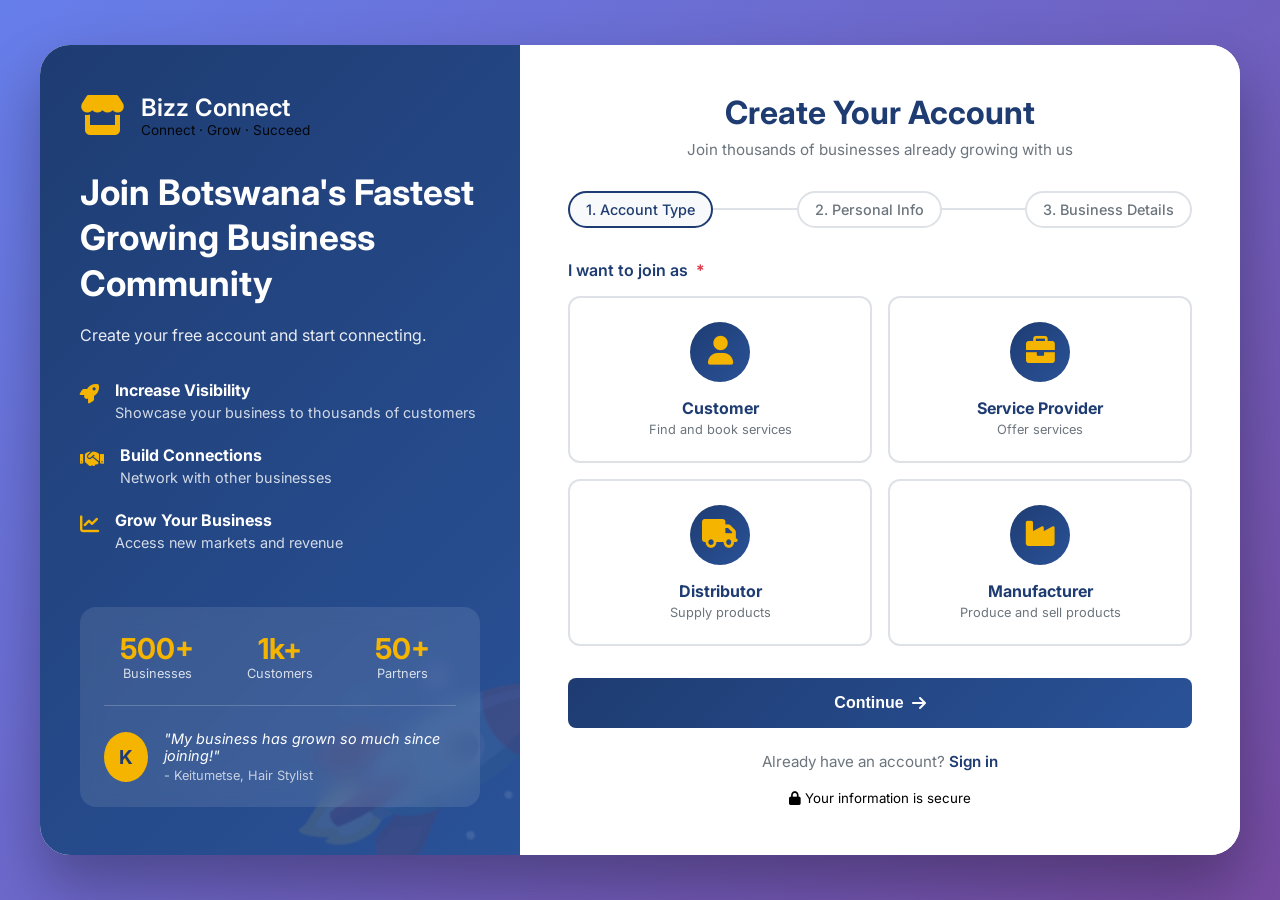
<file: register.html>
<!DOCTYPE html>
<html lang="en">
<head>
    <meta charset="UTF-8">
    <meta name="viewport" content="width=device-width, initial-scale=1.0">
    <title>Register - Bizz Connect</title>
    <link rel="stylesheet" href="https://cdnjs.cloudflare.com/ajax/libs/font-awesome/6.0.0/css/all.min.css">
    <link href="https://fonts.googleapis.com/css2?family=Inter:wght@400;500;600;700&display=swap" rel="stylesheet">
    <style>
        /* ========== STYLES (same as before – complete) ========== */
        * { margin: 0; padding: 0; box-sizing: border-box; }
        body {
            font-family: 'Inter', sans-serif;
            background: linear-gradient(135deg, #667eea 0%, #764ba2 100%);
            min-height: 100vh;
            display: flex;
            align-items: center;
            justify-content: center;
            padding: 2rem;
            position: relative;
        }
        .bg-particles { position: absolute; top: 0; left: 0; width: 100%; height: 100%; z-index: 1; overflow: hidden; }
        .particle { position: absolute; list-style: none; width: 20px; height: 20px; background: rgba(255,255,255,0.15); animation: float 25s infinite; bottom: -150px; border-radius: 50%; }
        @keyframes float { 0% { transform: translateY(0) rotate(0deg); opacity: 1; } 100% { transform: translateY(-1200px) rotate(720deg); opacity: 0; } }
        .particle:nth-child(1) { left: 10%; width: 60px; height: 60px; animation-delay: 0s; animation-duration: 20s; }
        .particle:nth-child(2) { left: 20%; width: 80px; height: 80px; animation-delay: 2s; animation-duration: 25s; }
        .particle:nth-child(3) { left: 30%; width: 40px; height: 40px; animation-delay: 4s; animation-duration: 22s; }
        .particle:nth-child(4) { left: 40%; width: 100px; height: 100px; animation-delay: 0s; animation-duration: 18s; }
        .particle:nth-child(5) { left: 50%; width: 50px; height: 50px; animation-delay: 3s; animation-duration: 24s; }
        .particle:nth-child(6) { left: 60%; width: 70px; height: 70px; animation-delay: 1s; animation-duration: 21s; }
        .particle:nth-child(7) { left: 70%; width: 45px; height: 45px; animation-delay: 5s; animation-duration: 23s; }
        .particle:nth-child(8) { left: 80%; width: 90px; height: 90px; animation-delay: 2s; animation-duration: 19s; }
        .particle:nth-child(9) { left: 90%; width: 55px; height: 55px; animation-delay: 4s; animation-duration: 26s; }
        .particle:nth-child(10) { left: 95%; width: 65px; height: 65px; animation-delay: 3s; animation-duration: 22s; }
        .register-container { position: relative; z-index: 2; width: 100%; max-width: 1200px; min-height: 700px; background: white; border-radius: 30px; box-shadow: 0 30px 60px rgba(0,0,0,0.3); display: grid; grid-template-columns: 1fr 1.5fr; overflow: hidden; animation: slideUp 0.8s ease; }
        @keyframes slideUp { from { opacity: 0; transform: translateY(50px); } to { opacity: 1; transform: translateY(0); } }
        .benefits-panel { background: linear-gradient(135deg, #1e3c72 0%, #2a5298 100%); padding: 3rem 2.5rem; display: flex; flex-direction: column; position: relative; overflow: hidden; }
        .benefits-panel::before { content: '🚀'; position: absolute; right: -30px; bottom: -30px; font-size: 200px; opacity: 0.1; transform: rotate(15deg); }
        .benefits-logo { display: flex; align-items: center; gap: 1rem; margin-bottom: 2rem; position: relative; z-index: 2; }
        .benefits-logo i { font-size: 2.5rem; color: #f4b400; }
        .benefits-logo h1 { font-size: 1.5rem; font-weight: 600; color: white; }
        .benefits-logo span { font-size: 0.85rem; opacity: 0.9; display: block; }
        .benefits-title { position: relative; z-index: 2; color: white; margin-bottom: 2rem; }
        .benefits-title h2 { font-size: 2.2rem; font-weight: 700; color: white; margin-bottom: 1rem; line-height: 1.3; }
        .benefits-title p { font-size: 1rem; opacity: 0.9; line-height: 1.6; }
        .benefits-list { list-style: none; margin-bottom: 2rem; position: relative; z-index: 2; }
        .benefits-list li { display: flex; align-items: flex-start; gap: 1rem; margin-bottom: 1.5rem; color: white; }
        .benefits-list i { color: #f4b400; font-size: 1.2rem; margin-top: 0.2rem; }
        .benefits-list h4 { color: white; margin-bottom: 0.25rem; }
        .benefits-list p { opacity: 0.8; font-size: 0.9rem; }
        .stats-card { background: rgba(255,255,255,0.1); backdrop-filter: blur(10px); border-radius: 16px; padding: 1.5rem; margin-top: auto; }
        .stats-grid { display: grid; grid-template-columns: repeat(3,1fr); gap: 1rem; text-align: center; color: white; }
        .stat-number { font-size: 1.8rem; font-weight: 700; color: #f4b400; }
        .stat-label { font-size: 0.8rem; opacity: 0.8; }
        .testimonial-mini { display: flex; align-items: center; gap: 1rem; margin-top: 1.5rem; padding-top: 1.5rem; border-top: 1px solid rgba(255,255,255,0.2); }
        .testimonial-avatar { width: 50px; height: 50px; background: #f4b400; border-radius: 50%; display: flex; align-items: center; justify-content: center; color: #1e3c72; font-weight: bold; font-size: 1.2rem; }
        .testimonial-text { color: white; font-size: 0.9rem; font-style: italic; }
        .testimonial-text span { display: block; margin-top: 0.25rem; font-size: 0.8rem; opacity: 0.7; font-style: normal; }
        .form-panel { padding: 3rem; background: white; overflow-y: auto; max-height: 90vh; }
        .form-header { text-align: center; margin-bottom: 2rem; }
        .form-header h2 { font-size: 2rem; color: #1e3c72; margin-bottom: 0.5rem; }
        .form-header p { color: #6c757d; font-size: 0.95rem; }
        .progress-steps { display: flex; justify-content: space-between; margin-bottom: 2rem; position: relative; }
        .progress-steps::before { content: ''; position: absolute; top: 50%; left: 0; right: 0; height: 2px; background: #dee2e6; transform: translateY(-50%); z-index: 1; }
        .step { position: relative; z-index: 2; background: white; padding: 0.5rem 1rem; border-radius: 30px; border: 2px solid #dee2e6; color: #6c757d; font-weight: 500; font-size: 0.9rem; transition: all 0.3s ease; }
        .step.active { border-color: #1e3c72; color: #1e3c72; background: #f8f9fa; }
        .step.completed { border-color: #28a745; color: #28a745; background: #f0fff4; }
        .user-type-section { margin-bottom: 2rem; }
        .section-label { display: block; margin-bottom: 1rem; color: #1e3c72; font-weight: 600; }
        .user-type-grid { display: grid; grid-template-columns: repeat(2,1fr); gap: 1rem; }
        .user-type-card { border: 2px solid #dee2e6; border-radius: 12px; padding: 1.5rem 1rem; text-align: center; cursor: pointer; transition: all 0.3s ease; background: white; }
        .user-type-card:hover { border-color: #1e3c72; transform: translateY(-3px); box-shadow: 0 10px 20px rgba(30,60,114,0.1); }
        .user-type-card.selected { border-color: #1e3c72; background: #f0f7ff; position: relative; }
        .user-type-card.selected::after { content: '✓'; position: absolute; top: 10px; right: 10px; color: #28a745; font-weight: bold; font-size: 1.2rem; }
        .user-type-icon { width: 60px; height: 60px; background: linear-gradient(135deg, #1e3c72, #2a5298); border-radius: 50%; display: flex; align-items: center; justify-content: center; margin: 0 auto 1rem; color: #f4b400; font-size: 1.8rem; }
        .user-type-card h4 { color: #1e3c72; margin-bottom: 0.25rem; }
        .user-type-card p { color: #6c757d; font-size: 0.8rem; }
        .register-form { margin-top: 1rem; }
        .form-row { display: grid; grid-template-columns: 1fr 1fr; gap: 1rem; }
        .form-group { margin-bottom: 1.5rem; }
        .form-group label { display: block; margin-bottom: 0.5rem; color: #1e3c72; font-weight: 500; }
        .required { color: #dc3545; margin-left: 0.25rem; }
        .input-group { position: relative; }
        .input-group i { position: absolute; left: 1rem; top: 50%; transform: translateY(-50%); color: #6c757d; z-index: 1; }
        .input-group input, .input-group select, .input-group textarea { width: 100%; padding: 0.75rem 1rem 0.75rem 2.5rem; border: 1px solid #dee2e6; border-radius: 8px; font-size: 1rem; transition: all 0.3s ease; background: white; }
        .input-group input:focus, .input-group select:focus, .input-group textarea:focus { outline: none; border-color: #1e3c72; box-shadow: 0 0 0 3px rgba(30,60,114,0.1); }
        .input-group .toggle-password { position: absolute; right: 1rem; top: 50%; transform: translateY(-50%); color: #6c757d; cursor: pointer; }
        .password-strength { margin-top: 0.5rem; }
        .strength-meter { display: flex; gap: 0.25rem; margin-bottom: 0.25rem; }
        .strength-segment { height: 4px; flex: 1; background: #dee2e6; border-radius: 2px; }
        .strength-segment.weak { background: #dc3545; }
        .strength-segment.medium { background: #f4b400; }
        .strength-segment.strong { background: #28a745; }
        .strength-text { font-size: 0.8rem; color: #6c757d; }
        .terms-group { margin: 1.5rem 0; }
        .checkbox-label { display: flex; align-items: flex-start; gap: 0.75rem; cursor: pointer; color: #495057; font-size: 0.95rem; }
        .checkbox-label input { width: 18px; height: 18px; margin-top: 0.15rem; accent-color: #1e3c72; }
        .checkbox-label a { color: #1e3c72; font-weight: 500; text-decoration: none; }
        .register-btn { width: 100%; padding: 1rem; background: linear-gradient(135deg, #1e3c72, #2a5298); color: white; border: none; border-radius: 8px; font-size: 1rem; font-weight: 600; cursor: pointer; transition: all 0.3s ease; display: flex; align-items: center; justify-content: center; gap: 0.5rem; margin-bottom: 1rem; }
        .register-btn:hover { transform: translateY(-2px); box-shadow: 0 4px 12px rgba(30,60,114,0.3); }
        .btn-outline { background: transparent; border: 1px solid #1e3c72; color: #1e3c72; padding: 0.5rem 1rem; border-radius: 5px; cursor: pointer; font-weight: 500; }
        .btn-outline:hover { background: #1e3c72; color: white; }
        .login-link { text-align: center; margin-top: 1.5rem; color: #6c757d; font-size: 0.95rem; }
        .login-link a { color: #1e3c72; font-weight: 600; text-decoration: none; }
        .error-message { color: #dc3545; font-size: 0.8rem; margin-top: 0.25rem; display: none; }
        .error-message.show { display: block; }
        .input-group.error input, .input-group.error select { border-color: #dc3545; }
        .success-message { background: #d4edda; color: #155724; padding: 1rem; border-radius: 8px; margin-bottom: 1rem; display: none; align-items: center; gap: 0.5rem; border-left: 4px solid #28a745; }
        .success-message.show { display: flex; }
        .business-info { background: #f8f9fa; border-radius: 8px; padding: 1rem; margin: 1rem 0; border-left: 4px solid #1e3c72; }
        .business-info h4 { color: #1e3c72; margin-bottom: 0.5rem; font-size: 0.95rem; }
        .business-info p { color: #6c757d; font-size: 0.85rem; }
        .spinner { display: inline-block; width: 20px; height: 20px; border: 2px solid rgba(255,255,255,0.3); border-radius: 50%; border-top-color: white; animation: spin 1s ease-in-out infinite; }
        @keyframes spin { to { transform: rotate(360deg); } }
        @media (max-width: 968px) { .register-container { grid-template-columns: 1fr; max-width: 600px; } .benefits-panel { display: none; } .form-panel { padding: 2rem; } }
        @media (max-width: 480px) { .form-row { grid-template-columns: 1fr; } .user-type-grid { grid-template-columns: 1fr; } }
    </style>
</head>
<body>
    <ul class="bg-particles"><li class="particle"></li><li class="particle"></li><li class="particle"></li><li class="particle"></li><li class="particle"></li><li class="particle"></li><li class="particle"></li><li class="particle"></li><li class="particle"></li><li class="particle"></li></ul>
    <div class="register-container">
        <div class="benefits-panel">
            <div class="benefits-logo"><i class="fas fa-store"></i><div><h1>Bizz Connect</h1><span>Connect · Grow · Succeed</span></div></div>
            <div class="benefits-title"><h2>Join Botswana's Fastest Growing Business Community</h2><p>Create your free account and start connecting.</p></div>
            <ul class="benefits-list"><li><i class="fas fa-rocket"></i><div><h4>Increase Visibility</h4><p>Showcase your business to thousands of customers</p></div></li><li><i class="fas fa-handshake"></i><div><h4>Build Connections</h4><p>Network with other businesses</p></div></li><li><i class="fas fa-chart-line"></i><div><h4>Grow Your Business</h4><p>Access new markets and revenue</p></div></li></ul>
            <div class="stats-card"><div class="stats-grid"><div><div class="stat-number">500+</div><div class="stat-label">Businesses</div></div><div><div class="stat-number">1k+</div><div class="stat-label">Customers</div></div><div><div class="stat-number">50+</div><div class="stat-label">Partners</div></div></div><div class="testimonial-mini"><div class="testimonial-avatar">K</div><div class="testimonial-text">"My business has grown so much since joining!"<span>- Keitumetse, Hair Stylist</span></div></div></div>
        </div>
        <div class="form-panel">
            <div class="form-header"><h2>Create Your Account</h2><p>Join thousands of businesses already growing with us</p></div>
            <div class="progress-steps"><span class="step active" id="step1">1. Account Type</span><span class="step" id="step2">2. Personal Info</span><span class="step" id="step3">3. Business Details</span></div>
            <div class="success-message" id="successMessage"><i class="fas fa-check-circle"></i><span>Account created! Redirecting...</span></div>
            <form class="register-form" id="registerForm" onsubmit="handleRegistration(event)">
                <!-- STEP 1 -->
                <div id="step1-content">
                    <div class="user-type-section"><span class="section-label">I want to join as <span class="required">*</span></span>
                        <div class="user-type-grid">
                            <div class="user-type-card" onclick="selectUserType(this, 'customer')" data-type="customer"><div class="user-type-icon"><i class="fas fa-user"></i></div><h4>Customer</h4><p>Find and book services</p></div>
                            <div class="user-type-card" onclick="selectUserType(this, 'provider')" data-type="provider"><div class="user-type-icon"><i class="fas fa-briefcase"></i></div><h4>Service Provider</h4><p>Offer services</p></div>
                            <div class="user-type-card" onclick="selectUserType(this, 'distributor')" data-type="distributor"><div class="user-type-icon"><i class="fas fa-truck"></i></div><h4>Distributor</h4><p>Supply products</p></div>
                            <div class="user-type-card" onclick="selectUserType(this, 'manufacturer')" data-type="manufacturer"><div class="user-type-icon"><i class="fas fa-industry"></i></div><h4>Manufacturer</h4><p>Produce and sell products</p></div>
                        </div>
                        <div class="error-message" id="userTypeError">Please select an account type</div>
                    </div>
                    <button type="button" class="register-btn" onclick="nextStep()">Continue <i class="fas fa-arrow-right"></i></button>
                </div>

                <!-- STEP 2 (common for all) -->
                <div id="step2-content" style="display: none;">
                    <div class="form-row">
                        <div class="form-group"><label>First Name <span class="required">*</span></label><div class="input-group" id="firstNameGroup"><i class="fas fa-user"></i><input type="text" id="firstName" placeholder="First name"></div><div class="error-message" id="firstNameError">Required</div></div>
                        <div class="form-group"><label>Last Name <span class="required">*</span></label><div class="input-group" id="lastNameGroup"><i class="fas fa-user"></i><input type="text" id="lastName" placeholder="Last name"></div><div class="error-message" id="lastNameError">Required</div></div>
                    </div>
                    <div class="form-group"><label>Email <span class="required">*</span></label><div class="input-group" id="emailGroup"><i class="fas fa-envelope"></i><input type="email" id="email" placeholder="your@email.com"></div><div class="error-message" id="emailError">Valid email required</div></div>
                    <div class="form-group"><label>Phone <span class="required">*</span></label><div class="input-group" id="phoneGroup"><i class="fas fa-phone"></i><input type="tel" id="phone" placeholder="71 234 567"></div><div class="error-message" id="phoneError">Phone required</div></div>
                    <div class="form-row">
                        <div class="form-group"><label>Password <span class="required">*</span></label><div class="input-group" id="passwordGroup"><i class="fas fa-lock"></i><input type="password" id="password"><i class="fas fa-eye toggle-password" onclick="togglePassword('password','togglePassIcon')" id="togglePassIcon"></i></div><div class="password-strength"><div class="strength-meter"><div class="strength-segment" id="s1"></div><div class="strength-segment" id="s2"></div><div class="strength-segment" id="s3"></div></div><div class="strength-text" id="strengthText">Enter password</div></div></div>
                        <div class="form-group"><label>Confirm Password <span class="required">*</span></label><div class="input-group" id="confirmGroup"><i class="fas fa-lock"></i><input type="password" id="confirmPassword"><i class="fas fa-eye toggle-password" onclick="togglePassword('confirmPassword','toggleConfirmIcon')" id="toggleConfirmIcon"></i></div><div class="error-message" id="confirmError">Passwords must match</div></div>
                    </div>
                    <div style="display: flex; gap: 1rem;">
                        <button type="button" class="btn-outline" onclick="prevStep()" style="flex:1;"><i class="fas fa-arrow-left"></i> Back</button>
                        <button type="button" class="register-btn" onclick="nextStep()" style="flex:2;">Continue <i class="fas fa-arrow-right"></i></button>
                    </div>
                </div>

                <!-- STEP 3 (business details – only shown if role is not customer) -->
                <div id="step3-content" style="display: none;">
                    <div id="businessFields">
                        <div class="form-group"><label>Business Name <span class="required">*</span></label><div class="input-group" id="businessNameGroup"><i class="fas fa-building"></i><input type="text" id="businessName"></div><div class="error-message" id="businessNameError">Required for business accounts</div></div>
                        <div class="form-row">
                            <div class="form-group"><label>Business Type</label><div class="input-group"><i class="fas fa-tag"></i><select id="businessType"><option value="">Select type</option><option value="sole">Sole Proprietorship</option><option value="partnership">Partnership</option><option value="pty">Pty Ltd</option><option value="close">Close Corporation</option><option value="nonprofit">Non-Profit</option></select></div></div>
                            <div class="form-group"><label>CIPA Registration (Optional)</label><div class="input-group"><i class="fas fa-registered"></i><input type="text" id="cipa" placeholder="e.g., CIPA-2024-001234"></div></div>
                        </div>
                        <div class="form-group"><label>Location <span class="required">*</span></label><div class="input-group" id="locationGroup"><i class="fas fa-map-marker-alt"></i><select id="businessLocation"><option value="">Select city</option><option value="gaborone">Gaborone</option><option value="francistown">Francistown</option><option value="maun">Maun</option><option value="kasane">Kasane</option><option value="palapye">Palapye</option><option value="serowe">Serowe</option><option value="kanye">Kanye</option><option value="molepolole">Molepolole</option><option value="other">Other</option></select></div><div class="error-message" id="locationError">Please select a location</div></div>
                        <div class="form-group"><label>Business Address</label><div class="input-group"><i class="fas fa-map-pin"></i><textarea id="businessAddress" rows="2" placeholder="Street address"></textarea></div></div>
                        <div class="form-group"><label>Business Description</label><div class="input-group"><i class="fas fa-align-left"></i><textarea id="businessDescription" rows="3" placeholder="Tell customers about your business"></textarea></div></div>
                        <div class="business-info"><h4><i class="fas fa-info-circle"></i> For unregistered businesses</h4><p>You can join without CIPA registration and upgrade later.</p></div>
                    </div>
                    <div class="terms-group"><label class="checkbox-label"><input type="checkbox" id="terms" checked><span>I agree to the <a href="#">Terms</a> and <a href="#">Privacy Policy</a> <span class="required">*</span></span></label></div>
                    <div style="display: flex; gap: 1rem;">
                        <button type="button" class="btn-outline" onclick="prevStep()" style="flex:1;"><i class="fas fa-arrow-left"></i> Back</button>
                        <button type="submit" class="register-btn" id="registerButton" style="flex:2;">Create Account <i class="fas fa-user-plus"></i></button>
                    </div>
                </div>
            </form>
            <div class="login-link">Already have an account? <a href="login.html">Sign in</a></div>
            <div style="text-align:center; margin-top:1rem;"><small><i class="fas fa-lock"></i> Your information is secure</small></div>
        </div>
    </div>

    <script>
        let currentStep = 1;
        let selectedUserType = '';

        function selectUserType(el, type) {
            document.querySelectorAll('.user-type-card').forEach(c => c.classList.remove('selected'));
            el.classList.add('selected');
            selectedUserType = type;
            document.getElementById('userTypeError').classList.remove('show');
        }

        function nextStep() {
            if (currentStep === 1) {
                if (!selectedUserType) { document.getElementById('userTypeError').classList.add('show'); return; }
                document.getElementById('step1').classList.remove('active'); document.getElementById('step1').classList.add('completed');
                document.getElementById('step2').classList.add('active');
                document.getElementById('step1-content').style.display = 'none';
                document.getElementById('step2-content').style.display = 'block';
                currentStep = 2;
            } else if (currentStep === 2) {
                if (validateStep2()) {
                    document.getElementById('step2').classList.remove('active'); document.getElementById('step2').classList.add('completed');
                    // If customer, skip business step entirely and go directly to registration
                    if (selectedUserType === 'customer') {
                        document.getElementById('step3').classList.add('active');
                        document.getElementById('step3-content').style.display = 'block';
                        document.getElementById('businessFields').style.display = 'none';
                        currentStep = 3;
                    } else {
                        document.getElementById('step3').classList.add('active');
                        document.getElementById('step2-content').style.display = 'none';
                        document.getElementById('step3-content').style.display = 'block';
                        document.getElementById('businessFields').style.display = 'block';
                        currentStep = 3;
                    }
                }
            }
        }

        function prevStep() {
            if (currentStep === 2) {
                document.getElementById('step1').classList.remove('completed'); document.getElementById('step1').classList.add('active');
                document.getElementById('step2').classList.remove('active');
                document.getElementById('step2-content').style.display = 'none';
                document.getElementById('step1-content').style.display = 'block';
                currentStep = 1;
            } else if (currentStep === 3) {
                document.getElementById('step2').classList.remove('completed'); document.getElementById('step2').classList.add('active');
                document.getElementById('step3').classList.remove('active');
                document.getElementById('step3-content').style.display = 'none';
                document.getElementById('step2-content').style.display = 'block';
                currentStep = 2;
            }
        }

        function validateStep2() {
            let ok = true;
            document.querySelectorAll('#step2-content .error-message').forEach(e => e.classList.remove('show'));
            document.querySelectorAll('#step2-content .input-group').forEach(g => g.classList.remove('error'));
            if (!document.getElementById('firstName').value.trim()) { document.getElementById('firstNameGroup').classList.add('error'); document.getElementById('firstNameError').classList.add('show'); ok = false; }
            if (!document.getElementById('lastName').value.trim()) { document.getElementById('lastNameGroup').classList.add('error'); document.getElementById('lastNameError').classList.add('show'); ok = false; }
            const email = document.getElementById('email').value.trim();
            if (!email || !/^[^\s@]+@[^\s@]+\.[^\s@]+$/.test(email)) { document.getElementById('emailGroup').classList.add('error'); document.getElementById('emailError').classList.add('show'); ok = false; }
            if (!document.getElementById('phone').value.trim()) { document.getElementById('phoneGroup').classList.add('error'); document.getElementById('phoneError').classList.add('show'); ok = false; }
            const pass = document.getElementById('password').value;
            const conf = document.getElementById('confirmPassword').value;
            if (!pass || pass.length < 8) { document.getElementById('passwordGroup').classList.add('error'); ok = false; }
            if (pass !== conf) { document.getElementById('confirmGroup').classList.add('error'); document.getElementById('confirmError').classList.add('show'); ok = false; }
            return ok;
        }

        document.getElementById('password').addEventListener('input', function() {
            let p = this.value;
            let s1 = document.getElementById('s1'), s2 = document.getElementById('s2'), s3 = document.getElementById('s3'), txt = document.getElementById('strengthText');
            s1.className = s2.className = s3.className = 'strength-segment';
            if (!p) { txt.textContent = 'Enter password'; return; }
            let str = 0;
            if (p.length >= 8) str++;
            if (/[a-z]/.test(p) && /[A-Z]/.test(p)) str++;
            if (/[0-9]/.test(p) && /[^a-zA-Z0-9]/.test(p)) str++;
            if (str === 1) { s1.classList.add('weak'); txt.textContent = 'Weak'; }
            else if (str === 2) { s1.classList.add('medium'); s2.classList.add('medium'); txt.textContent = 'Medium'; }
            else if (str >= 3) { s1.classList.add('strong'); s2.classList.add('strong'); s3.classList.add('strong'); txt.textContent = 'Strong'; }
        });

        function togglePassword(fieldId, iconId) {
            let inp = document.getElementById(fieldId);
            let icon = document.getElementById(iconId);
            if (inp.type === 'password') { inp.type = 'text'; icon.classList.remove('fa-eye'); icon.classList.add('fa-eye-slash'); }
            else { inp.type = 'password'; icon.classList.remove('fa-eye-slash'); icon.classList.add('fa-eye'); }
        }

        async function handleRegistration(e) {
            e.preventDefault();
            // Validate business fields only if not customer
            if (selectedUserType !== 'customer') {
                const businessName = document.getElementById('businessName').value.trim();
                const location = document.getElementById('businessLocation').value;
                if (!businessName) { document.getElementById('businessNameGroup').classList.add('error'); document.getElementById('businessNameError').classList.add('show'); return; }
                if (!location) { document.getElementById('locationGroup').classList.add('error'); document.getElementById('locationError').classList.add('show'); return; }
            }
            const btn = document.getElementById('registerButton');
            const original = btn.innerHTML;
            btn.innerHTML = '<span class="spinner"></span> Creating Account...';
            btn.disabled = true;

            const userData = {
                userType: selectedUserType,
                firstName: document.getElementById('firstName').value,
                lastName: document.getElementById('lastName').value,
                email: document.getElementById('email').value,
                phone: document.getElementById('phone').value,
                password: btoa(document.getElementById('password').value),
                registered: new Date().toISOString(),
                verified: false
            };
            if (selectedUserType !== 'customer') {
                userData.businessName = document.getElementById('businessName').value;
                userData.businessType = document.getElementById('businessType').value;
                userData.cipa = document.getElementById('cipa').value;
                userData.location = document.getElementById('businessLocation').value;
                userData.address = document.getElementById('businessAddress').value;
                userData.description = document.getElementById('businessDescription').value;
            }

            // Add role-specific empty structures (for dashboard)
            const roleStruct = {
                customer: { activeBookings:0, favorites:0, reviewsGiven:0, totalSpent:0, upcomingBookings:[], recommendedProviders:[], recentActivity:[] },
                provider: { profileViews:0, totalBookings:0, avgRating:0, earnings:0, pendingRequests:0, services:[], pendingBookings:[] },
                distributor: { productsInStock:0, activeOrders:0, manufacturers:0, monthlyRevenue:0, lowStock:[], recentOrders:[], manufacturers:[] },
                manufacturer: { totalProducts:0, activeDistributors:0, monthlyProduction:0, revenue:0, lowStock:[], distributorRequests:[], distributors:[] }
            };
            userData[selectedUserType] = roleStruct[selectedUserType];

            let users = JSON.parse(localStorage.getItem('bbh_users')) || [];
            users.push(userData);
            localStorage.setItem('bbh_users', JSON.stringify(users));
            localStorage.setItem('bbh_user', JSON.stringify(userData));

            document.getElementById('successMessage').classList.add('show');
            setTimeout(() => { window.location.href = 'dashboard.html'; }, 1500);
        }

        document.addEventListener('DOMContentLoaded', () => {
            ['firstName','lastName','email','phone','password','confirmPassword'].forEach(f => {
                let el = document.getElementById(f);
                if (el) el.addEventListener('input', () => { document.getElementById(f+'Group')?.classList.remove('error'); document.getElementById(f+'Error')?.classList.remove('show'); });
            });
            document.getElementById('businessName')?.addEventListener('input', () => { document.getElementById('businessNameGroup')?.classList.remove('error'); document.getElementById('businessNameError')?.classList.remove('show'); });
            document.getElementById('businessLocation')?.addEventListener('change', () => { document.getElementById('locationGroup')?.classList.remove('error'); document.getElementById('locationError')?.classList.remove('show'); });
            if (localStorage.getItem('bbh_user')) if(confirm('Already logged in. Go to dashboard?')) window.location.href='dashboard.html';
        });
    </script>
</body>
</html>
</file>
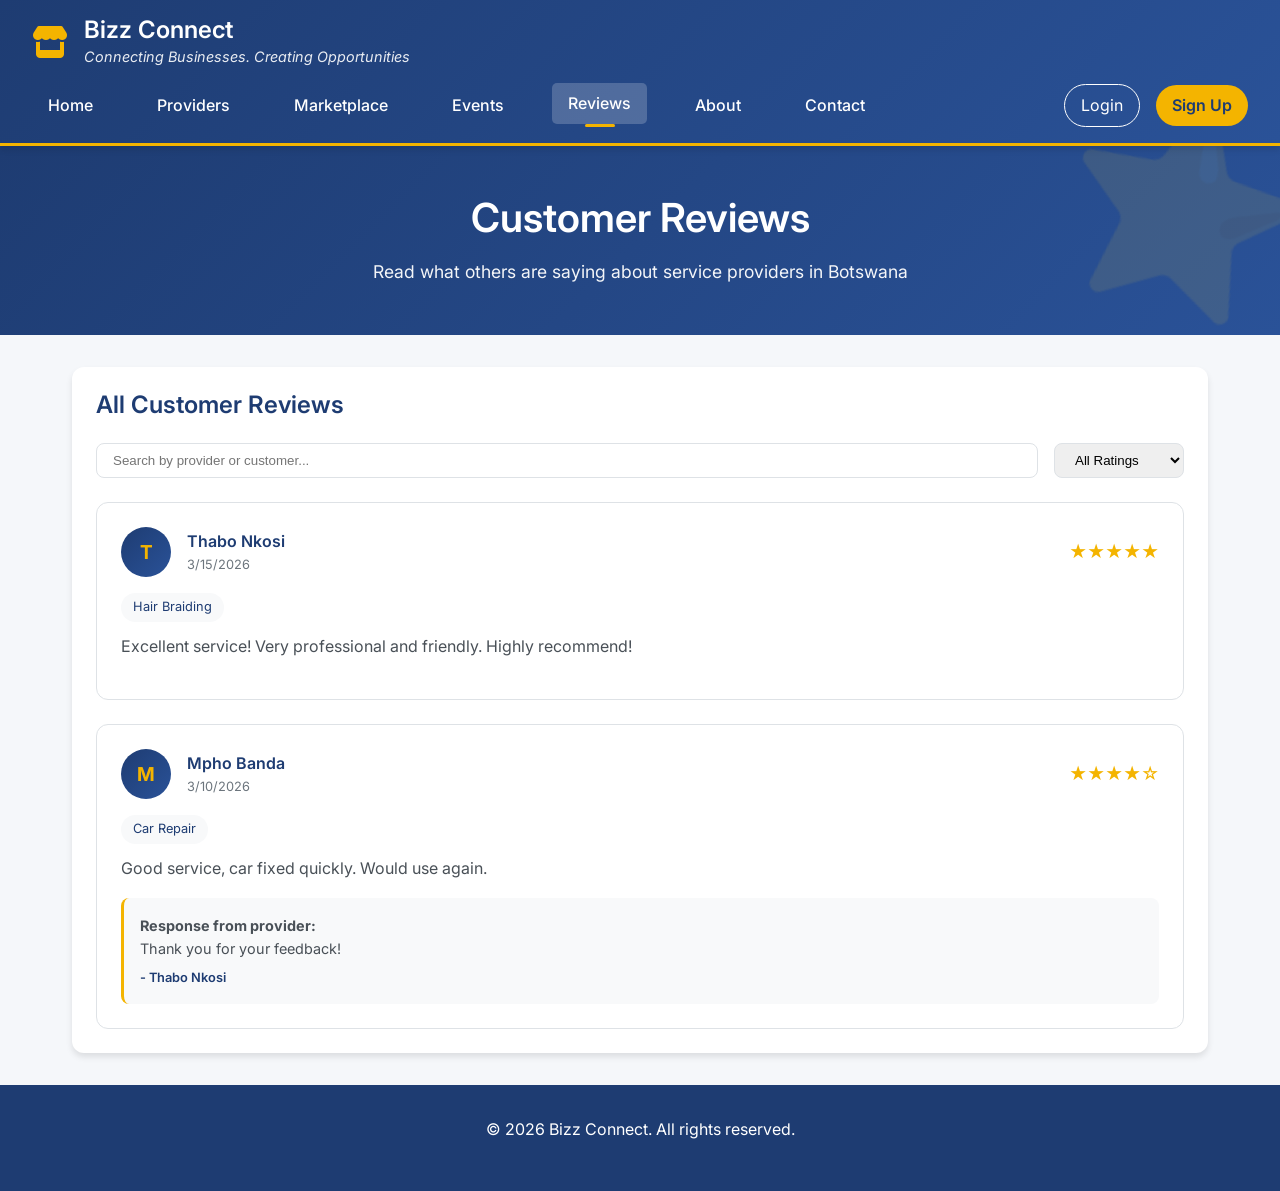
<file: review.html>
<!DOCTYPE html>
<html lang="en">
<head>
    <meta charset="UTF-8">
    <meta name="viewport" content="width=device-width, initial-scale=1.0">
    <title>Reviews - Bizz Connect</title>
    
    <!-- Meta Tags for SEO -->
    <meta name="description" content="Read and write reviews for service providers in Botswana. Share your experience and help others find trusted businesses.">
    <meta name="keywords" content="reviews, ratings, service providers, Botswana business reviews, customer feedback">
    
    <!-- Stylesheets -->
    <link rel="stylesheet" href="css/styles.css">
    
    <!-- Font Awesome Icons -->
    <link rel="stylesheet" href="https://cdnjs.cloudflare.com/ajax/libs/font-awesome/6.0.0/css/all.min.css">
    
    <!-- Google Fonts -->
    <link href="https://fonts.googleapis.com/css2?family=Inter:wght@400;500;600;700&display=swap" rel="stylesheet">
    
    <style>
        * {
            margin: 0;
            padding: 0;
            box-sizing: border-box;
        }
        
        body {
            font-family: 'Inter', sans-serif;
            background: #f5f7fa;
            min-height: 100vh;
        }
        
        /* Navigation Bar */
        .navbar {
            background: linear-gradient(135deg, #1e3c72 0%, #2a5298 100%);
            padding: 1rem 2rem;
            display: flex;
            justify-content: space-between;
            align-items: center;
            color: white;
            border-bottom: 3px solid #f4b400;
            flex-wrap: wrap;
            gap: 1rem;
        }
        .logo {
            display: flex;
            align-items: center;
            gap: 1rem;
        }
        .logo i {
            font-size: 2rem;
            color: #f4b400;
        }
        .logo h1 {
            font-size: 1.5rem;
            font-weight: 600;
            color: white;
            margin: 0;
        }
        .logo span {
            font-size: 0.9rem;
            opacity: 0.9;
            display: block;
        }
        .nav-links {
            display: flex;
            gap: 2rem;
            align-items: center;
            flex-wrap: wrap;
        }
        .nav-links a {
            color: white;
            text-decoration: none;
            font-weight: 500;
            transition: all 0.3s ease;
            padding: 0.5rem 1rem;
            border-radius: 5px;
        }
        .nav-links a:hover, .nav-links a.active {
            background: rgba(255,255,255,0.2);
            transform: translateY(-2px);
        }
        .user-menu {
            display: flex;
            align-items: center;
            gap: 1rem;
        }
        .btn-outline {
            background: transparent;
            border: 1px solid white;
            color: white;
            padding: 0.5rem 1rem;
            border-radius: 30px;
            cursor: pointer;
            text-decoration: none;
            transition: all 0.3s ease;
        }
        .btn-outline:hover {
            background: white;
            color: #1e3c72;
        }
        .btn-primary {
            background: #f4b400;
            color: #1e3c72;
            padding: 0.5rem 1rem;
            border-radius: 30px;
            border: none;
            cursor: pointer;
            text-decoration: none;
            display: inline-block;
            font-weight: 600;
            transition: all 0.3s ease;
        }
        .btn-primary:hover {
            background: white;
            transform: translateY(-2px);
        }
        
        /* Reviews Header */
        .reviews-header {
            background: linear-gradient(135deg, #1e3c72 0%, #2a5298 100%);
            color: white;
            padding: 3rem 2rem;
            text-align: center;
            position: relative;
            overflow: hidden;
        }
        .reviews-header::before {
            content: '⭐';
            position: absolute;
            right: -30px;
            bottom: -30px;
            font-size: 200px;
            opacity: 0.1;
            transform: rotate(15deg);
        }
        .reviews-header h1 {
            font-size: 2.5rem;
            margin-bottom: 1rem;
            color: white;
            position: relative;
        }
        .reviews-header p {
            font-size: 1.1rem;
            opacity: 0.95;
            max-width: 600px;
            margin: 0 auto;
            position: relative;
        }
        
        /* Main Layout */
        .reviews-main {
            max-width: 1200px;
            margin: 2rem auto;
            padding: 0 2rem;
            display: grid;
            grid-template-columns: 1fr 1fr;
            gap: 2rem;
        }
        
        /* Write Review Section */
        .write-review-section {
            background: white;
            border-radius: 12px;
            padding: 1.5rem;
            box-shadow: 0 4px 6px rgba(0,0,0,0.1);
            height: fit-content;
            position: sticky;
            top: 20px;
        }
        .write-review-section h2 {
            color: #1e3c72;
            margin-bottom: 1rem;
            font-size: 1.5rem;
        }
        .review-form .form-group {
            margin-bottom: 1.5rem;
        }
        .review-form label {
            display: block;
            margin-bottom: 0.5rem;
            color: #1e3c72;
            font-weight: 500;
        }
        .review-form select,
        .review-form textarea {
            width: 100%;
            padding: 0.75rem;
            border: 1px solid #dee2e6;
            border-radius: 8px;
            font-size: 1rem;
            font-family: inherit;
        }
        .review-form select:focus,
        .review-form textarea:focus {
            outline: none;
            border-color: #1e3c72;
            box-shadow: 0 0 0 3px rgba(30,60,114,0.1);
        }
        .star-rating {
            display: flex;
            flex-direction: row-reverse;
            gap: 0.5rem;
            justify-content: flex-end;
        }
        .star-rating input {
            display: none;
        }
        .star-rating label {
            font-size: 2rem;
            color: #ddd;
            cursor: pointer;
            transition: color 0.2s;
        }
        .star-rating input:checked ~ label,
        .star-rating label:hover,
        .star-rating label:hover ~ label {
            color: #f4b400;
        }
        .submit-review {
            background: #1e3c72;
            color: white;
            border: none;
            padding: 0.75rem 1.5rem;
            border-radius: 8px;
            font-weight: 600;
            cursor: pointer;
            width: 100%;
            transition: all 0.3s ease;
        }
        .submit-review:hover {
            background: #2a5298;
            transform: translateY(-2px);
        }
        
        /* Reviews List Section */
        .reviews-list-section {
            background: white;
            border-radius: 12px;
            padding: 1.5rem;
            box-shadow: 0 4px 6px rgba(0,0,0,0.1);
        }
        .reviews-list-section h2 {
            color: #1e3c72;
            margin-bottom: 1.5rem;
            font-size: 1.5rem;
        }
        .reviews-filter {
            margin-bottom: 1.5rem;
            display: flex;
            gap: 1rem;
            flex-wrap: wrap;
        }
        .reviews-filter input {
            flex: 1;
            padding: 0.5rem 1rem;
            border: 1px solid #dee2e6;
            border-radius: 8px;
        }
        .reviews-filter select {
            padding: 0.5rem 1rem;
            border: 1px solid #dee2e6;
            border-radius: 8px;
        }
        .reviews-list {
            display: flex;
            flex-direction: column;
            gap: 1.5rem;
            max-height: 600px;
            overflow-y: auto;
        }
        .review-card {
            border: 1px solid #dee2e6;
            border-radius: 12px;
            padding: 1.5rem;
            transition: all 0.3s ease;
        }
        .review-card:hover {
            box-shadow: 0 4px 12px rgba(0,0,0,0.1);
        }
        .review-header {
            display: flex;
            justify-content: space-between;
            align-items: center;
            margin-bottom: 1rem;
            flex-wrap: wrap;
            gap: 0.5rem;
        }
        .reviewer-info {
            display: flex;
            align-items: center;
            gap: 1rem;
        }
        .reviewer-avatar {
            width: 50px;
            height: 50px;
            background: linear-gradient(135deg, #1e3c72, #2a5298);
            border-radius: 50%;
            display: flex;
            align-items: center;
            justify-content: center;
            color: #f4b400;
            font-weight: bold;
            font-size: 1.2rem;
        }
        .reviewer-name {
            font-weight: 600;
            color: #1e3c72;
        }
        .review-date {
            font-size: 0.8rem;
            color: #6c757d;
        }
        .review-stars {
            color: #f4b400;
            font-size: 1.1rem;
        }
        .review-service {
            display: inline-block;
            background: #f8f9fa;
            padding: 0.25rem 0.75rem;
            border-radius: 20px;
            font-size: 0.8rem;
            color: #1e3c72;
            margin-bottom: 0.75rem;
        }
        .review-content {
            color: #495057;
            line-height: 1.6;
            margin-bottom: 1rem;
        }
        .review-response {
            background: #f8f9fa;
            padding: 1rem;
            border-radius: 8px;
            margin-top: 1rem;
            border-left: 3px solid #f4b400;
        }
        .review-response p {
            margin: 0;
            font-size: 0.9rem;
            color: #495057;
        }
        .response-author {
            font-weight: 600;
            color: #1e3c72;
            margin-top: 0.5rem;
            font-size: 0.8rem;
        }
        .no-reviews {
            text-align: center;
            padding: 3rem;
            color: #6c757d;
        }
        
        /* Provider View (when logged in as provider) */
        .provider-stats {
            background: linear-gradient(135deg, #1e3c72, #2a5298);
            color: white;
            padding: 1.5rem;
            border-radius: 12px;
            margin-bottom: 1.5rem;
            text-align: center;
        }
        .provider-rating-large {
            font-size: 3rem;
            font-weight: 700;
            color: #f4b400;
        }
        .provider-review-count {
            font-size: 0.9rem;
            opacity: 0.9;
        }
        
        /* Notification Toast */
        .notification-toast {
            position: fixed;
            top: 20px;
            right: 20px;
            padding: 1rem 1.5rem;
            background: white;
            border-radius: 8px;
            box-shadow: 0 4px 12px rgba(0,0,0,0.15);
            z-index: 9999;
            display: flex;
            align-items: center;
            gap: 1rem;
            animation: slideIn 0.3s ease;
            border-left: 4px solid #1e3c72;
        }
        .notification-toast.success { border-left-color: #28a745; }
        .notification-toast.error { border-left-color: #dc3545; }
        @keyframes slideIn {
            from { transform: translateX(100%); opacity: 0; }
            to { transform: translateX(0); opacity: 1; }
        }
        
        /* Footer */
        .footer {
            background: #1e3c72;
            color: white;
            text-align: center;
            padding: 2rem;
            margin-top: 2rem;
        }
        
        /* Responsive */
        @media (max-width: 992px) {
            .reviews-main {
                grid-template-columns: 1fr;
            }
            .write-review-section {
                position: static;
            }
        }
        @media (max-width: 768px) {
            .navbar {
                flex-direction: column;
                text-align: center;
            }
            .nav-links {
                justify-content: center;
            }
            .reviews-header h1 {
                font-size: 1.8rem;
            }
            .review-header {
                flex-direction: column;
                align-items: flex-start;
            }
        }
    </style>
</head>
<body>
    <!-- Navigation Bar -->
    <nav class="navbar">
        <div class="logo">
            <i class="fas fa-store"></i>
            <div>
                <h1>Bizz Connect</h1>
                <span>Connecting Businesses. Creating Opportunities</span>
            </div>
        </div>
        <div class="nav-links">
            <a href="index.html">Home</a>
            <a href="providers.html">Providers</a>
            <a href="marketplace.html">Marketplace</a>
            <a href="events.html">Events</a>
            <a href="reviews.html" class="active">Reviews</a>
            <a href="about.html">About</a>
            <a href="contact.html">Contact</a>
        </div>
        <div class="user-menu" id="userMenu">
            <a href="login.html" class="btn-outline">Login</a>
            <a href="register.html" class="btn-primary">Sign Up</a>
        </div>
    </nav>

    <!-- Reviews Header -->
    <section class="reviews-header">
        <h1>Customer Reviews</h1>
        <p>Read what others are saying about service providers in Botswana</p>
    </section>

    <!-- Main Content -->
    <div class="reviews-main" id="reviewsMain">
        <!-- Content will be dynamically loaded based on user role -->
    </div>

    <!-- Footer -->
    <footer class="footer">
        <p>&copy; 2026 Bizz Connect. All rights reserved.</p>
    </footer>

    <script>
        // Global variables
        let currentUser = null;
        let allReviews = [];
        let providers = [];

        // Load reviews from localStorage
        function loadReviews() {
            const stored = localStorage.getItem('bbh_reviews');
            if (stored) {
                allReviews = JSON.parse(stored);
            } else {
                // Sample reviews for demo
                allReviews = [
                    {
                        id: 'rev1',
                        providerId: 'provider1',
                        providerName: 'Keitumetse Modise',
                        providerEmail: 'keitumetse@example.com',
                        customerName: 'Thabo Nkosi',
                        customerEmail: 'thabo@example.com',
                        rating: 5,
                        comment: 'Excellent service! Very professional and friendly. Highly recommend!',
                        date: '2026-03-15',
                        service: 'Hair Braiding',
                        response: null
                    },
                    {
                        id: 'rev2',
                        providerId: 'provider2',
                        providerName: 'Thabo Nkosi',
                        providerEmail: 'thabo@example.com',
                        customerName: 'Mpho Banda',
                        customerEmail: 'mpho@example.com',
                        rating: 4,
                        comment: 'Good service, car fixed quickly. Would use again.',
                        date: '2026-03-10',
                        service: 'Car Repair',
                        response: 'Thank you for your feedback!'
                    }
                ];
                localStorage.setItem('bbh_reviews', JSON.stringify(allReviews));
            }
            
            // Load providers from users
            const users = JSON.parse(localStorage.getItem('bbh_users')) || [];
            providers = users.filter(u => u.userType === 'provider');
        }

        // Save reviews to localStorage
        function saveReviews() {
            localStorage.setItem('bbh_reviews', JSON.stringify(allReviews));
        }

        // Get current user from localStorage
        function getCurrentUser() {
            const user = localStorage.getItem('bbh_user');
            if (user) {
                currentUser = JSON.parse(user);
                return currentUser;
            }
            return null;
        }

        // Update user menu based on login status
        function updateUserMenu() {
            const menu = document.getElementById('userMenu');
            if (currentUser) {
                menu.innerHTML = `<span style="color:white;">Welcome, ${currentUser.firstName || 'User'}</span>
                                  <a href="dashboard.html" class="btn-primary">Dashboard</a>`;
            } else {
                menu.innerHTML = `<a href="login.html" class="btn-outline">Login</a>
                                  <a href="register.html" class="btn-primary">Sign Up</a>`;
            }
        }

        // Render the appropriate view based on user role
        function renderView() {
            const container = document.getElementById('reviewsMain');
            
            if (!currentUser) {
                // Guest view - show all reviews
                renderGuestView(container);
            } else if (currentUser.userType === 'customer') {
                // Customer view - can write reviews for completed bookings
                renderCustomerView(container);
            } else if (currentUser.userType === 'provider') {
                // Provider view - see reviews about them and respond
                renderProviderView(container);
            } else {
                // Other roles - just view reviews
                renderGuestView(container);
            }
        }

        // Guest view - show all reviews
        function renderGuestView(container) {
            const providerReviews = allReviews.filter(r => r.providerEmail);
            
            container.innerHTML = `
                <div class="reviews-list-section" style="grid-column: 1 / -1;">
                    <h2>All Customer Reviews</h2>
                    <div class="reviews-filter">
                        <input type="text" id="searchReviews" placeholder="Search by provider or customer..." onkeyup="filterReviews()">
                        <select id="ratingFilter" onchange="filterReviews()">
                            <option value="all">All Ratings</option>
                            <option value="5">5 Stars</option>
                            <option value="4">4 Stars & Up</option>
                            <option value="3">3 Stars & Up</option>
                        </select>
                    </div>
                    <div class="reviews-list" id="reviewsList">
                        ${renderReviewCards(providerReviews)}
                    </div>
                </div>
            `;
        }

        // Customer view - can write reviews for completed bookings
        async function renderCustomerView(container) {
            // Get completed bookings for this customer
            const completedBookings = currentUser.customer?.completedBookings || [];
            
            // Get reviews already written by this customer
            const writtenReviews = allReviews.filter(r => r.customerEmail === currentUser.email);
            const writtenProviderIds = writtenReviews.map(r => r.providerId);
            
            // Available providers to review (completed bookings not yet reviewed)
            const availableToReview = completedBookings.filter(b => !writtenProviderIds.includes(b.providerId));
            
            container.innerHTML = `
                <div class="write-review-section">
                    <h2>Write a Review</h2>
                    ${availableToReview.length > 0 ? `
                        <form class="review-form" id="reviewForm" onsubmit="submitReview(event)">
                            <div class="form-group">
                                <label for="providerSelect">Select Service Provider</label>
                                <select id="providerSelect" required>
                                    <option value="">Choose a provider...</option>
                                    ${availableToReview.map(p => `<option value="${p.providerId}" data-name="${p.providerName}" data-email="${p.providerEmail}" data-service="${p.service}">${p.providerName} - ${p.service}</option>`).join('')}
                                </select>
                            </div>
                            <div class="form-group">
                                <label>Your Rating</label>
                                <div class="star-rating" id="starRating">
                                    <input type="radio" name="rating" value="5" id="star5"><label for="star5">★</label>
                                    <input type="radio" name="rating" value="4" id="star4"><label for="star4">★</label>
                                    <input type="radio" name="rating" value="3" id="star3"><label for="star3">★</label>
                                    <input type="radio" name="rating" value="2" id="star2"><label for="star2">★</label>
                                    <input type="radio" name="rating" value="1" id="star1"><label for="star1">★</label>
                                </div>
                            </div>
                            <div class="form-group">
                                <label for="reviewComment">Your Review</label>
                                <textarea id="reviewComment" rows="4" placeholder="Share your experience..." required></textarea>
                            </div>
                            <button type="submit" class="submit-review">Submit Review</button>
                        </form>
                    ` : `
                        <div style="text-align:center; padding:2rem; color:#6c757d;">
                            <i class="fas fa-check-circle" style="font-size:3rem; color:#28a745;"></i>
                            <p>You've reviewed all your completed services!</p>
                            <p style="font-size:0.9rem;">New reviews will appear here after you complete bookings.</p>
                        </div>
                    `}
                </div>
                <div class="reviews-list-section">
                    <h2>Your Reviews</h2>
                    <div class="reviews-list">
                        ${writtenReviews.length > 0 ? renderReviewCards(writtenReviews) : '<div class="no-reviews">You haven\'t written any reviews yet.</div>'}
                    </div>
                </div>
            `;
        }

        // Provider view - see reviews about them
        function renderProviderView(container) {
            const myReviews = allReviews.filter(r => r.providerEmail === currentUser.email);
            const avgRating = myReviews.length > 0 
                ? (myReviews.reduce((sum, r) => sum + r.rating, 0) / myReviews.length).toFixed(1)
                : 0;
            
            container.innerHTML = `
                <div class="reviews-list-section" style="grid-column: 1 / -1;">
                    <div class="provider-stats">
                        <div class="provider-rating-large">${avgRating} ⭐</div>
                        <div class="provider-review-count">Based on ${myReviews.length} reviews</div>
                    </div>
                    <h2>Reviews About You</h2>
                    <div class="reviews-filter">
                        <input type="text" id="searchReviews" placeholder="Search by customer..." onkeyup="filterReviews()">
                        <select id="ratingFilter" onchange="filterReviews()">
                            <option value="all">All Ratings</option>
                            <option value="5">5 Stars</option>
                            <option value="4">4 Stars & Up</option>
                            <option value="3">3 Stars & Up</option>
                        </select>
                    </div>
                    <div class="reviews-list" id="reviewsList">
                        ${renderReviewCards(myReviews, true)}
                    </div>
                </div>
            `;
        }

        // Render review cards
        function renderReviewCards(reviews, showResponseForm = false) {
            if (reviews.length === 0) {
                return '<div class="no-reviews">No reviews yet.</div>';
            }
            
            return reviews.map(review => `
                <div class="review-card" data-rating="${review.rating}">
                    <div class="review-header">
                        <div class="reviewer-info">
                            <div class="reviewer-avatar">${review.customerName?.charAt(0) || 'C'}</div>
                            <div>
                                <div class="reviewer-name">${review.customerName || 'Customer'}</div>
                                <div class="review-date">${new Date(review.date).toLocaleDateString()}</div>
                            </div>
                        </div>
                        <div class="review-stars">${'★'.repeat(review.rating)}${'☆'.repeat(5-review.rating)}</div>
                    </div>
                    <div class="review-service">${review.service || 'Service'}</div>
                    <p class="review-content">${review.comment}</p>
                    ${review.response ? `
                        <div class="review-response">
                            <p><strong>Response from provider:</strong></p>
                            <p>${review.response}</p>
                            <div class="response-author">- ${review.providerName}</div>
                        </div>
                    ` : (showResponseForm ? `
                        <div class="review-response">
                            <textarea id="response-${review.id}" rows="2" placeholder="Write a response to this review..." style="width:100%; padding:0.5rem; border-radius:5px; border:1px solid #dee2e6;"></textarea>
                            <button class="btn-primary" style="margin-top:0.5rem; padding:0.5rem 1rem;" onclick="respondToReview('${review.id}')">Post Response</button>
                        </div>
                    ` : '')}
                </div>
            `).join('');
        }

        // Submit a new review
        function submitReview(event) {
            event.preventDefault();
            
            if (!currentUser || currentUser.userType !== 'customer') {
                showNotification('Please login as a customer to write a review', 'error');
                window.location.href = 'login.html';
                return;
            }
            
            const providerSelect = document.getElementById('providerSelect');
            const selectedOption = providerSelect.options[providerSelect.selectedIndex];
            const providerId = providerSelect.value;
            const providerName = selectedOption.getAttribute('data-name');
            const providerEmail = selectedOption.getAttribute('data-email');
            const service = selectedOption.getAttribute('data-service');
            
            const rating = document.querySelector('input[name="rating"]:checked');
            const comment = document.getElementById('reviewComment').value;
            
            if (!providerId) {
                showNotification('Please select a provider', 'error');
                return;
            }
            if (!rating) {
                showNotification('Please select a rating', 'error');
                return;
            }
            if (!comment.trim()) {
                showNotification('Please write a review', 'error');
                return;
            }
            
            const newReview = {
                id: 'rev_' + Date.now(),
                providerId: providerId,
                providerName: providerName,
                providerEmail: providerEmail,
                customerName: `${currentUser.firstName} ${currentUser.lastName}`,
                customerEmail: currentUser.email,
                rating: parseInt(rating.value),
                comment: comment.trim(),
                date: new Date().toISOString().split('T')[0],
                service: service,
                response: null
            };
            
            allReviews.push(newReview);
            saveReviews();
            
            // Update provider's rating in their profile
            updateProviderRating(providerEmail);
            
            // Clear form
            document.getElementById('reviewForm').reset();
            showNotification('Review submitted successfully!', 'success');
            
            // Re-render view
            renderView();
        }
        
        // Respond to a review (provider only)
        function respondToReview(reviewId) {
            if (!currentUser || currentUser.userType !== 'provider') {
                showNotification('Only providers can respond to reviews', 'error');
                return;
            }
            
            const responseText = document.getElementById(`response-${reviewId}`).value;
            if (!responseText.trim()) {
                showNotification('Please enter a response', 'error');
                return;
            }
            
            const reviewIndex = allReviews.findIndex(r => r.id === reviewId);
            if (reviewIndex !== -1 && allReviews[reviewIndex].providerEmail === currentUser.email) {
                allReviews[reviewIndex].response = responseText.trim();
                saveReviews();
                showNotification('Response posted successfully!', 'success');
                renderView();
            }
        }
        
        // Update provider's average rating in their user data
        function updateProviderRating(providerEmail) {
            const providerReviews = allReviews.filter(r => r.providerEmail === providerEmail);
            const avgRating = providerReviews.length > 0 
                ? providerReviews.reduce((sum, r) => sum + r.rating, 0) / providerReviews.length 
                : 0;
            
            const users = JSON.parse(localStorage.getItem('bbh_users')) || [];
            const providerIndex = users.findIndex(u => u.email === providerEmail);
            if (providerIndex !== -1) {
                if (!users[providerIndex].provider) users[providerIndex].provider = {};
                users[providerIndex].provider.avgRating = avgRating;
                users[providerIndex].provider.reviewCount = providerReviews.length;
                localStorage.setItem('bbh_users', JSON.stringify(users));
            }
        }
        
        // Filter reviews by search and rating
        function filterReviews() {
            const searchTerm = document.getElementById('searchReviews')?.value.toLowerCase() || '';
            const ratingFilter = document.getElementById('ratingFilter')?.value || 'all';
            
            let filtered = [...allReviews];
            
            // Apply role-based filtering
            if (currentUser?.userType === 'provider') {
                filtered = filtered.filter(r => r.providerEmail === currentUser.email);
            }
            
            // Apply search
            if (searchTerm) {
                filtered = filtered.filter(r => 
                    r.providerName?.toLowerCase().includes(searchTerm) ||
                    r.customerName?.toLowerCase().includes(searchTerm) ||
                    r.comment?.toLowerCase().includes(searchTerm)
                );
            }
            
            // Apply rating filter
            if (ratingFilter !== 'all') {
                const minRating = parseInt(ratingFilter);
                filtered = filtered.filter(r => r.rating >= minRating);
            }
            
            // Re-render the filtered list
            const reviewsList = document.getElementById('reviewsList');
            if (reviewsList) {
                const showResponseForm = currentUser?.userType === 'provider';
                reviewsList.innerHTML = renderReviewCards(filtered, showResponseForm);
            }
        }
        
        // Show notification
        function showNotification(message, type = 'info') {
            const toast = document.createElement('div');
            toast.className = `notification-toast ${type}`;
            toast.innerHTML = `<i class="fas fa-${type === 'success' ? 'check-circle' : type === 'error' ? 'exclamation-circle' : 'info-circle'}"></i><span>${message}</span>`;
            document.body.appendChild(toast);
            setTimeout(() => {
                toast.style.animation = 'slideIn 0.3s ease reverse';
                setTimeout(() => toast.remove(), 300);
            }, 3000);
        }
        
        // Initialize page
        document.addEventListener('DOMContentLoaded', function() {
            getCurrentUser();
            updateUserMenu();
            loadReviews();
            renderView();
        });
        
        // Make functions global for inline event handlers
        window.submitReview = submitReview;
        window.respondToReview = respondToReview;
        window.filterReviews = filterReviews;
    </script>
</body>
</html>
</file>
<file: css/styles.css>
/* ========================================
   Bizz Connect - Main Stylesheet
   Connect · Grow · Succeed
   ======================================== */

/* ----------------------------------------
   CSS Variables & Theme Configuration
   ---------------------------------------- */
:root {
    /* Primary Colors - Botswana Inspired */
    --primary-color: #1e3c72;      /* Deep blue - trust, professionalism */
    --secondary-color: #2a5298;    /* Lighter blue - growth, innovation */
    --accent-color: #f4b400;        /* Gold - Botswana's rich heritage */
    --success-color: #28a745;       /* Green - success, approval */
    --warning-color: #ffc107;        /* Amber - caution, alerts */
    --danger-color: #dc3545;         /* Red - errors, important alerts */
    --info-color: #17a2b8;           /* Teal - information */
    
    /* Neutral Colors */
    --light-bg: #f8f9fa;            /* Very light gray - backgrounds */
    --dark-bg: #343a40;              /* Dark gray - alternate backgrounds */
    --light-text: #ffffff;            /* White text */
    --dark-text: #333333;             /* Dark text for light backgrounds */
    --muted-text: #6c757d;            /* Gray text - less emphasis */
    
    /* UI Elements */
    --border-color: #dee2e6;          /* Light gray borders */
    --shadow-sm: 0 2px 4px rgba(0, 0, 0, 0.1);
    --shadow: 0 4px 6px rgba(0, 0, 0, 0.1);
    --shadow-lg: 0 10px 15px rgba(0, 0, 0, 0.2);
    --shadow-hover: 0 8px 16px rgba(0, 0, 0, 0.15);
    
    /* Transitions */
    --transition-fast: all 0.2s ease;
    --transition: all 0.3s ease;
    --transition-slow: all 0.5s ease;
    
    /* Border Radius */
    --radius-sm: 4px;
    --radius: 8px;
    --radius-lg: 12px;
    --radius-xl: 20px;
    --radius-round: 50%;
    
    /* Spacing */
    --spacing-xs: 0.25rem;
    --spacing-sm: 0.5rem;
    --spacing-md: 1rem;
    --spacing-lg: 1.5rem;
    --spacing-xl: 2rem;
    --spacing-xxl: 3rem;
    
    /* Container Widths */
    --container-max-width: 1200px;
    --container-padding: 1rem;
    
    /* Z-index layers */
    --z-index-dropdown: 1000;
    --z-index-sticky: 1020;
    --z-index-fixed: 1030;
    --z-index-modal-backdrop: 1040;
    --z-index-modal: 1050;
    --z-index-popover: 1060;
    --z-index-tooltip: 1070;
}

/* ----------------------------------------
   Reset & Base Styles
   ---------------------------------------- */
*,
*::before,
*::after {
    margin: 0;
    padding: 0;
    box-sizing: border-box;
}

html {
    font-size: 16px;
    scroll-behavior: smooth;
    -webkit-font-smoothing: antialiased;
    -moz-osx-font-smoothing: grayscale;
}

body {
    font-family: 'Segoe UI', Tahoma, Geneva, Verdana, sans-serif;
    line-height: 1.6;
    color: var(--dark-text);
    background: linear-gradient(135deg, #667eea 0%, #764ba2 100%);
    min-height: 100vh;
}

/* ----------------------------------------
   Typography
   ---------------------------------------- */
h1, h2, h3, h4, h5, h6 {
    font-weight: 600;
    line-height: 1.2;
    margin-bottom: var(--spacing-md);
    color: var(--primary-color);
}

h1 { font-size: 2.5rem; }
h2 { font-size: 2rem; }
h3 { font-size: 1.75rem; }
h4 { font-size: 1.5rem; }
h5 { font-size: 1.25rem; }
h6 { font-size: 1rem; }

p {
    margin-bottom: var(--spacing-md);
}

.text-muted {
    color: var(--muted-text);
}

.text-center { text-align: center; }
.text-left { text-align: left; }
.text-right { text-align: right; }

/* ----------------------------------------
   Links
   ---------------------------------------- */
a {
    color: var(--primary-color);
    text-decoration: none;
    transition: var(--transition-fast);
}

a:hover {
    color: var(--secondary-color);
    text-decoration: none;
}

/* ----------------------------------------
   Container & Layout
   ---------------------------------------- */
.container {
    width: 100%;
    max-width: var(--container-max-width);
    margin: 0 auto;
    padding: 0 var(--container-padding);
}

/* Flexbox Utilities */
.d-flex { display: flex; }
.flex-row { flex-direction: row; }
.flex-column { flex-direction: column; }
.flex-wrap { flex-wrap: wrap; }
.justify-content-start { justify-content: flex-start; }
.justify-content-end { justify-content: flex-end; }
.justify-content-center { justify-content: center; }
.justify-content-between { justify-content: space-between; }
.justify-content-around { justify-content: space-around; }
.align-items-start { align-items: flex-start; }
.align-items-end { align-items: flex-end; }
.align-items-center { align-items: center; }
.align-items-baseline { align-items: baseline; }
.align-items-stretch { align-items: stretch; }

/* Grid System */
.grid {
    display: grid;
    gap: var(--spacing-lg);
}

.grid-2 { grid-template-columns: repeat(2, 1fr); }
.grid-3 { grid-template-columns: repeat(3, 1fr); }
.grid-4 { grid-template-columns: repeat(4, 1fr); }
.grid-auto-fit { grid-template-columns: repeat(auto-fit, minmax(250px, 1fr)); }

/* ----------------------------------------
   Navigation Bar
   ---------------------------------------- */
.navbar {
    background: linear-gradient(135deg, var(--primary-color), var(--secondary-color));
    padding: var(--spacing-md) var(--spacing-xl);
    display: flex;
    justify-content: space-between;
    align-items: center;
    color: var(--light-text);
    border-bottom: 3px solid var(--accent-color);
    position: sticky;
    top: 0;
    z-index: var(--z-index-sticky);
    box-shadow: var(--shadow);
}

.logo {
    display: flex;
    align-items: center;
    gap: var(--spacing-sm);
}

.logo i {
    font-size: 2rem;
    color: var(--accent-color);
}

.logo h1 {
    font-size: 1.5rem;
    font-weight: 600;
    color: var(--light-text);
    margin-bottom: 0;
}

.logo span {
    font-size: 0.85rem;
    opacity: 0.9;
    display: block;
    font-style: italic;
    color: var(--light-text);
}

.nav-links {
    display: flex;
    gap: var(--spacing-lg);
    align-items: center;
}

.nav-links a {
    color: var(--light-text);
    text-decoration: none;
    font-weight: 500;
    transition: var(--transition);
    padding: var(--spacing-sm) var(--spacing-md);
    border-radius: var(--radius);
    position: relative;
}

.nav-links a:hover,
.nav-links a.active {
    background: rgba(255, 255, 255, 0.2);
    transform: translateY(-2px);
}

.nav-links a.active::after {
    content: '';
    position: absolute;
    bottom: -3px;
    left: 50%;
    transform: translateX(-50%);
    width: 30px;
    height: 3px;
    background: var(--accent-color);
    border-radius: var(--radius-sm);
}

.user-menu {
    display: flex;
    align-items: center;
    gap: var(--spacing-md);
    cursor: pointer;
}

.user-avatar {
    width: 40px;
    height: 40px;
    background: var(--accent-color);
    border-radius: var(--radius-round);
    display: flex;
    align-items: center;
    justify-content: center;
    font-weight: bold;
    color: var(--primary-color);
    cursor: pointer;
    transition: var(--transition);
    border: 2px solid transparent;
}

.user-avatar:hover {
    transform: scale(1.1);
    border-color: var(--light-text);
}

.user-avatar.text-avatar {
    font-size: 1.2rem;
}

/* ----------------------------------------
   Sidebar
   ---------------------------------------- */
.sidebar {
    width: 280px;
    background: var(--light-text);
    padding: var(--spacing-xl) var(--spacing-md);
    border-right: 1px solid var(--border-color);
    position: sticky;
    top: 80px;
    height: calc(100vh - 80px);
    overflow-y: auto;
    transition: var(--transition);
}

.sidebar.collapsed {
    width: 80px;
}

.sidebar.collapsed .sidebar-menu a span,
.sidebar.collapsed .user-info h3,
.sidebar.collapsed .user-info p,
.sidebar.collapsed .badge {
    display: none;
}

.user-info {
    text-align: center;
    padding-bottom: var(--spacing-lg);
    border-bottom: 2px solid var(--border-color);
    margin-bottom: var(--spacing-lg);
}

.user-info .user-avatar.large {
    width: 80px;
    height: 80px;
    margin: 0 auto var(--spacing-md);
    font-size: 2rem;
}

.user-info h3 {
    color: var(--primary-color);
    margin: var(--spacing-sm) 0;
    font-size: 1.2rem;
}

.user-info p {
    color: var(--muted-text);
    font-size: 0.9rem;
    margin-bottom: 0;
}

.badge {
    background: var(--accent-color);
    color: var(--primary-color);
    padding: 0.25rem 0.75rem;
    border-radius: 20px;
    font-size: 0.8rem;
    font-weight: bold;
    display: inline-block;
    margin-top: var(--spacing-sm);
}

.sidebar-menu {
    list-style: none;
}

.sidebar-menu li {
    margin-bottom: var(--spacing-sm);
}

.sidebar-menu a {
    display: flex;
    align-items: center;
    gap: var(--spacing-md);
    padding: var(--spacing-md);
    color: var(--dark-text);
    text-decoration: none;
    border-radius: var(--radius);
    transition: var(--transition);
}

.sidebar-menu a:hover,
.sidebar-menu a.active {
    background: linear-gradient(135deg, var(--primary-color), var(--secondary-color));
    color: var(--light-text);
}

.sidebar-menu i {
    width: 20px;
    font-size: 1.1rem;
}

/* ----------------------------------------
   Main Content Area
   ---------------------------------------- */
.main-content {
    display: flex;
    min-height: calc(100vh - 80px);
}

.content-area {
    flex: 1;
    padding: var(--spacing-xl);
    background: #f5f7fa;
    overflow-y: auto;
}

.content-header {
    display: flex;
    justify-content: space-between;
    align-items: center;
    margin-bottom: var(--spacing-xl);
}

.content-header h2 {
    color: var(--primary-color);
    margin-bottom: 0;
}

/* ----------------------------------------
   Buttons
   ---------------------------------------- */
.btn {
    display: inline-block;
    padding: 0.5rem 1.5rem;
    border: none;
    border-radius: 25px;
    cursor: pointer;
    transition: var(--transition);
    font-weight: 500;
    text-decoration: none;
    text-align: center;
    font-size: 1rem;
    line-height: 1.5;
}

.btn-sm {
    padding: 0.25rem 1rem;
    font-size: 0.875rem;
}

.btn-lg {
    padding: 0.75rem 2rem;
    font-size: 1.1rem;
}

.btn-block {
    display: block;
    width: 100%;
}

.btn-primary {
    background: linear-gradient(135deg, var(--primary-color), var(--secondary-color));
    color: var(--light-text);
    border: none;
}

.btn-primary:hover {
    transform: translateY(-2px);
    box-shadow: var(--shadow-hover);
    color: var(--light-text);
}

.btn-secondary {
    background: var(--light-text);
    color: var(--primary-color);
    border: 1px solid var(--primary-color);
}

.btn-secondary:hover {
    background: var(--primary-color);
    color: var(--light-text);
}

.btn-success {
    background: var(--success-color);
    color: var(--light-text);
}

.btn-danger {
    background: var(--danger-color);
    color: var(--light-text);
}

.btn-warning {
    background: var(--warning-color);
    color: var(--dark-text);
}

.btn-outline {
    background: transparent;
    border: 1px solid var(--primary-color);
    color: var(--primary-color);
}

.btn-outline:hover {
    background: var(--primary-color);
    color: var(--light-text);
}

.btn:disabled {
    opacity: 0.6;
    cursor: not-allowed;
}

/* ----------------------------------------
   Cards
   ---------------------------------------- */
.card {
    background: var(--light-text);
    border-radius: var(--radius-lg);
    box-shadow: var(--shadow);
    transition: var(--transition);
    overflow: hidden;
}

.card:hover {
    transform: translateY(-5px);
    box-shadow: var(--shadow-hover);
}

.card-header {
    padding: var(--spacing-lg);
    background: linear-gradient(135deg, var(--primary-color), var(--secondary-color));
    color: var(--light-text);
}

.card-body {
    padding: var(--spacing-lg);
}

.card-footer {
    padding: var(--spacing-lg);
    background: var(--light-bg);
    border-top: 1px solid var(--border-color);
}

/* Stats Card */
.stat-card {
    background: var(--light-text);
    padding: var(--spacing-lg);
    border-radius: var(--radius-lg);
    box-shadow: var(--shadow);
    display: flex;
    align-items: center;
    gap: var(--spacing-md);
    transition: var(--transition);
}

.stat-card:hover {
    transform: translateY(-5px);
    box-shadow: var(--shadow-hover);
}

.stat-icon {
    width: 60px;
    height: 60px;
    background: linear-gradient(135deg, var(--primary-color), var(--secondary-color));
    border-radius: var(--radius-lg);
    display: flex;
    align-items: center;
    justify-content: center;
    color: var(--light-text);
    font-size: 1.5rem;
}

.stat-info h3 {
    font-size: 0.9rem;
    color: var(--muted-text);
    margin-bottom: 0.25rem;
}

.stat-info .number {
    font-size: 1.8rem;
    font-weight: bold;
    color: var(--primary-color);
    line-height: 1.2;
}

/* Provider Card */
.provider-card {
    background: var(--light-text);
    border-radius: var(--radius-lg);
    overflow: hidden;
    box-shadow: var(--shadow);
    transition: var(--transition);
}

.provider-card:hover {
    transform: translateY(-5px);
    box-shadow: var(--shadow-hover);
}

.provider-header {
    background: linear-gradient(135deg, var(--primary-color), var(--secondary-color));
    color: var(--light-text);
    padding: var(--spacing-lg);
    text-align: center;
}

.provider-avatar {
    width: 80px;
    height: 80px;
    background: var(--accent-color);
    border-radius: var(--radius-round);
    margin: 0 auto var(--spacing-md);
    display: flex;
    align-items: center;
    justify-content: center;
    font-size: 2rem;
    font-weight: bold;
    color: var(--primary-color);
    border: 3px solid var(--light-text);
}

.provider-body {
    padding: var(--spacing-lg);
}

.provider-rating {
    color: var(--accent-color);
    margin: var(--spacing-sm) 0;
}

.provider-services {
    display: flex;
    flex-wrap: wrap;
    gap: var(--spacing-sm);
    margin: var(--spacing-md) 0;
}

.service-tag {
    background: var(--light-bg);
    padding: 0.25rem 0.75rem;
    border-radius: 20px;
    font-size: 0.8rem;
    color: var(--primary-color);
}

.provider-footer {
    padding: var(--spacing-md) var(--spacing-lg);
    border-top: 1px solid var(--border-color);
    display: flex;
    justify-content: space-between;
    align-items: center;
}

/* ----------------------------------------
   Forms
   ---------------------------------------- */
.form-group {
    margin-bottom: var(--spacing-lg);
}

.form-group label {
    display: block;
    margin-bottom: var(--spacing-sm);
    color: var(--dark-text);
    font-weight: 500;
}

.form-group input,
.form-group select,
.form-group textarea {
    width: 100%;
    padding: 0.75rem;
    border: 1px solid var(--border-color);
    border-radius: var(--radius);
    font-size: 1rem;
    transition: var(--transition);
    font-family: inherit;
}

.form-group input:focus,
.form-group select:focus,
.form-group textarea:focus {
    border-color: var(--primary-color);
    outline: none;
    box-shadow: 0 0 0 3px rgba(30, 60, 114, 0.1);
}

.form-group input.error,
.form-group select.error,
.form-group textarea.error {
    border-color: var(--danger-color);
}

.form-group .error-message {
    color: var(--danger-color);
    font-size: 0.875rem;
    margin-top: var(--spacing-xs);
}

.form-group .help-text {
    color: var(--muted-text);
    font-size: 0.875rem;
    margin-top: var(--spacing-xs);
}

/* ----------------------------------------
   Search and Filter Bar
   ---------------------------------------- */
.search-bar {
    background: var(--light-text);
    padding: var(--spacing-md);
    border-radius: var(--radius);
    margin-bottom: var(--spacing-lg);
    display: flex;
    gap: var(--spacing-md);
    flex-wrap: wrap;
    box-shadow: var(--shadow);
}

.search-input {
    flex: 1;
    min-width: 200px;
    padding: 0.75rem;
    border: 1px solid var(--border-color);
    border-radius: var(--radius);
    font-size: 1rem;
}

.search-select {
    padding: 0.75rem;
    border: 1px solid var(--border-color);
    border-radius: var(--radius);
    min-width: 150px;
}

/* ----------------------------------------
   Messaging Interface
   ---------------------------------------- */
.messaging-container {
    display: grid;
    grid-template-columns: 350px 1fr;
    gap: var(--spacing-lg);
    background: var(--light-text);
    border-radius: var(--radius-lg);
    overflow: hidden;
    box-shadow: var(--shadow);
    height: 600px;
}

.conversations-list {
    border-right: 1px solid var(--border-color);
    overflow-y: auto;
    background: var(--light-bg);
}

.conversation-header {
    padding: var(--spacing-md);
    background: var(--primary-color);
    color: var(--light-text);
    position: sticky;
    top: 0;
    z-index: 1;
}

.conversation-item {
    display: flex;
    align-items: center;
    gap: var(--spacing-md);
    padding: var(--spacing-md);
    border-bottom: 1px solid var(--border-color);
    cursor: pointer;
    transition: var(--transition);
    background: var(--light-text);
}

.conversation-item:hover,
.conversation-item.active {
    background: var(--light-bg);
}

.conversation-avatar {
    width: 50px;
    height: 50px;
    background: linear-gradient(135deg, var(--accent-color), #ff6b6b);
    border-radius: var(--radius-round);
    display: flex;
    align-items: center;
    justify-content: center;
    color: var(--light-text);
    font-weight: bold;
    font-size: 1.2rem;
    flex-shrink: 0;
}

.conversation-info {
    flex: 1;
    min-width: 0;
}

.conversation-info h4 {
    margin-bottom: 0.25rem;
    color: var(--primary-color);
    font-size: 1rem;
    white-space: nowrap;
    overflow: hidden;
    text-overflow: ellipsis;
}

.conversation-info p {
    font-size: 0.85rem;
    color: var(--muted-text);
    margin-bottom: 0;
    white-space: nowrap;
    overflow: hidden;
    text-overflow: ellipsis;
}

.conversation-meta {
    text-align: right;
    flex-shrink: 0;
}

.conversation-meta small {
    color: var(--muted-text);
    font-size: 0.75rem;
    display: block;
    margin-bottom: 0.25rem;
}

.unread-badge {
    background: var(--accent-color);
    color: var(--primary-color);
    padding: 0.25rem 0.5rem;
    border-radius: 12px;
    font-size: 0.7rem;
    font-weight: bold;
    display: inline-block;
}

.chat-area {
    display: flex;
    flex-direction: column;
    background: var(--light-text);
}

.chat-header {
    padding: var(--spacing-md);
    background: var(--light-bg);
    border-bottom: 1px solid var(--border-color);
    display: flex;
    align-items: center;
    gap: var(--spacing-md);
}

.chat-messages {
    flex: 1;
    padding: var(--spacing-md);
    overflow-y: auto;
    display: flex;
    flex-direction: column;
    gap: var(--spacing-md);
}

.message {
    display: flex;
    align-items: flex-start;
    gap: var(--spacing-sm);
    max-width: 70%;
}

.message.sent {
    align-self: flex-end;
    flex-direction: row-reverse;
}

.message-avatar {
    width: 30px;
    height: 30px;
    background: var(--accent-color);
    border-radius: var(--radius-round);
    display: flex;
    align-items: center;
    justify-content: center;
    color: var(--primary-color);
    font-size: 0.8rem;
    font-weight: bold;
    flex-shrink: 0;
}

.message-content {
    background: var(--light-bg);
    padding: 0.75rem;
    border-radius: var(--radius-lg);
    border-bottom-left-radius: 0;
    word-wrap: break-word;
}

.message.sent .message-content {
    background: var(--primary-color);
    color: var(--light-text);
    border-bottom-left-radius: var(--radius-lg);
    border-bottom-right-radius: 0;
}

.message-time {
    font-size: 0.7rem;
    color: var(--muted-text);
    margin-top: 0.25rem;
}

.chat-input {
    padding: var(--spacing-md);
    background: var(--light-text);
    border-top: 1px solid var(--border-color);
    display: flex;
    gap: var(--spacing-md);
}

.chat-input input {
    flex: 1;
    padding: 0.75rem;
    border: 1px solid var(--border-color);
    border-radius: 25px;
    outline: none;
    transition: var(--transition);
}

.chat-input input:focus {
    border-color: var(--primary-color);
    box-shadow: 0 0 0 2px rgba(30, 60, 114, 0.2);
}

.chat-input button {
    width: 45px;
    height: 45px;
    background: linear-gradient(135deg, var(--primary-color), var(--secondary-color));
    color: var(--light-text);
    border: none;
    border-radius: var(--radius-round);
    cursor: pointer;
    transition: var(--transition);
    display: flex;
    align-items: center;
    justify-content: center;
}

.chat-input button:hover {
    transform: scale(1.1);
}

/* ----------------------------------------
   Modal
   ---------------------------------------- */
.modal {
    display: none;
    position: fixed;
    top: 0;
    left: 0;
    width: 100%;
    height: 100%;
    background: rgba(0, 0, 0, 0.5);
    justify-content: center;
    align-items: center;
    z-index: var(--z-index-modal);
    backdrop-filter: blur(5px);
}

.modal.active {
    display: flex;
}

.modal-content {
    background: var(--light-text);
    padding: var(--spacing-xl);
    border-radius: var(--radius-lg);
    width: 90%;
    max-width: 500px;
    max-height: 90vh;
    overflow-y: auto;
    position: relative;
    box-shadow: var(--shadow-lg);
    animation: modalSlideIn 0.3s ease;
}

@keyframes modalSlideIn {
    from {
        transform: translateY(-50px);
        opacity: 0;
    }
    to {
        transform: translateY(0);
        opacity: 1;
    }
}

.modal-close {
    position: absolute;
    top: var(--spacing-md);
    right: var(--spacing-md);
    font-size: 1.5rem;
    cursor: pointer;
    color: var(--muted-text);
    transition: var(--transition);
    width: 30px;
    height: 30px;
    display: flex;
    align-items: center;
    justify-content: center;
    border-radius: var(--radius-round);
}

.modal-close:hover {
    color: var(--danger-color);
    background: var(--light-bg);
}

.modal-header {
    margin-bottom: var(--spacing-lg);
}

.modal-header h2 {
    color: var(--primary-color);
    margin-bottom: var(--spacing-sm);
}

.modal-body {
    margin-bottom: var(--spacing-lg);
}

.modal-footer {
    display: flex;
    justify-content: flex-end;
    gap: var(--spacing-md);
}

/* ----------------------------------------
   User Type Selector
   ---------------------------------------- */
.user-type-selector {
    display: grid;
    grid-template-columns: repeat(auto-fit, minmax(120px, 1fr));
    gap: var(--spacing-sm);
    margin: var(--spacing-lg) 0;
}

.user-type-option {
    padding: var(--spacing-md);
    border: 1px solid var(--border-color);
    border-radius: var(--radius);
    text-align: center;
    cursor: pointer;
    transition: var(--transition);
    background: var(--light-text);
}

.user-type-option:hover {
    border-color: var(--primary-color);
    background: var(--light-bg);
}

.user-type-option.selected {
    background: var(--primary-color);
    color: var(--light-text);
    border-color: var(--primary-color);
}

.user-type-option i {
    font-size: 1.5rem;
    margin-bottom: var(--spacing-sm);
    display: block;
}

/* ----------------------------------------
   Loading Spinner
   ---------------------------------------- */
.spinner {
    display: inline-block;
    width: 40px;
    height: 40px;
    border: 3px solid var(--border-color);
    border-radius: var(--radius-round);
    border-top-color: var(--primary-color);
    animation: spin 1s linear infinite;
}

@keyframes spin {
    to { transform: rotate(360deg); }
}

.spinner-sm {
    width: 20px;
    height: 20px;
    border-width: 2px;
}

.spinner-lg {
    width: 60px;
    height: 60px;
    border-width: 4px;
}

/* ----------------------------------------
   Alerts & Notifications
   ---------------------------------------- */
.alert {
    padding: var(--spacing-md) var(--spacing-lg);
    border-radius: var(--radius);
    margin-bottom: var(--spacing-lg);
    border-left: 4px solid transparent;
    animation: slideIn 0.3s ease;
}

@keyframes slideIn {
    from {
        transform: translateX(-100%);
        opacity: 0;
    }
    to {
        transform: translateX(0);
        opacity: 1;
    }
}

.alert-success {
    background: #d4edda;
    color: #155724;
    border-left-color: var(--success-color);
}

.alert-danger {
    background: #f8d7da;
    color: #721c24;
    border-left-color: var(--danger-color);
}

.alert-warning {
    background: #fff3cd;
    color: #856404;
    border-left-color: var(--warning-color);
}

.alert-info {
    background: #d1ecf1;
    color: #0c5460;
    border-left-color: var(--info-color);
}

/* ----------------------------------------
   Pagination
   ---------------------------------------- */
.pagination {
    display: flex;
    justify-content: center;
    gap: var(--spacing-xs);
    margin-top: var(--spacing-xl);
}

.page-item {
    list-style: none;
}

.page-link {
    display: block;
    padding: var(--spacing-sm) var(--spacing-md);
    border: 1px solid var(--border-color);
    border-radius: var(--radius);
    color: var(--primary-color);
    transition: var(--transition);
}

.page-link:hover,
.page-item.active .page-link {
    background: var(--primary-color);
    color: var(--light-text);
    border-color: var(--primary-color);
}

/* ----------------------------------------
   Hero Section (Landing Page)
   ---------------------------------------- */
.hero-section {
    background: linear-gradient(135deg, var(--primary-color), var(--secondary-color));
    color: var(--light-text);
    padding: 4rem 2rem;
    text-align: center;
    position: relative;
    overflow: hidden;
}

.hero-section::before {
    content: '';
    position: absolute;
    top: 0;
    left: 0;
    right: 0;
    bottom: 0;
    background: url('data:image/svg+xml,<svg xmlns="http://www.w3.org/2000/svg" viewBox="0 0 100 100" opacity="0.1"><path d="M20 20 L80 20 L50 80 Z" fill="white"/></svg>');
    background-size: 100px 100px;
}

.hero-title {
    font-size: clamp(2rem, 5vw, 3rem);
    margin-bottom: var(--spacing-md);
    color: var(--light-text);
    position: relative;
}

.hero-subtitle {
    font-size: clamp(1rem, 2vw, 1.2rem);
    margin-bottom: var(--spacing-xl);
    opacity: 0.9;
    max-width: 600px;
    margin-left: auto;
    margin-right: auto;
    position: relative;
}

/* ----------------------------------------
   Features Section
   ---------------------------------------- */
.features-grid {
    display: grid;
    grid-template-columns: repeat(auto-fit, minmax(300px, 1fr));
    gap: 2rem;
    padding: 4rem 2rem;
    background: var(--light-text);
}

.feature-card {
    text-align: center;
    padding: 2rem;
    border-radius: var(--radius-lg);
    box-shadow: var(--shadow);
    transition: var(--transition);
    background: var(--light-text);
}

.feature-card:hover {
    transform: translateY(-5px);
    box-shadow: var(--shadow-hover);
}

.feature-icon {
    font-size: 3rem;
    color: var(--accent-color);
    margin-bottom: var(--spacing-md);
}

/* ----------------------------------------
   Footer
   ---------------------------------------- */
 .footer {
        background: linear-gradient(135deg, #1e3c72 0%, #2a5298 100%);
        color: white;
        padding: 4rem 5% 2rem;
        margin-top: 4rem;
    }

    .footer-content {
        max-width: 1400px;
        margin: 0 auto;
        display: grid;
        grid-template-columns: repeat(4, 1fr);
        gap: 3rem;
    }

    .footer-section h4 {
        color: #f4b400;
        margin-bottom: 1.5rem;
        font-size: 1.2rem;
        font-weight: 600;
        text-transform: uppercase;
        letter-spacing: 1px;
    }

    .footer-section p {
        color: rgba(255, 255, 255, 0.9);
        line-height: 1.6;
        margin-bottom: 1.5rem;
        font-size: 0.95rem;
    }

    .footer-links {
        list-style: none;
        padding: 0;
    }

    .footer-links li {
        margin-bottom: 1rem;
        color: rgba(255, 255, 255, 0.9);
    }

    .footer-links a {
        color: rgba(255, 255, 255, 0.9);
        text-decoration: none;
        transition: all 0.3s ease;
        font-size: 0.95rem;
        display: inline-block;
    }

    .footer-links a:hover {
        color: #f4b400;
        transform: translateX(5px);
    }

    .footer-links i {
        margin-right: 10px;
        color: #f4b400;
        width: 20px;
    }

    .social-links {
        display: flex;
        gap: 1rem;
        margin-top: 1.5rem;
    }

    .social-links a {
        width: 40px;
        height: 40px;
        background: rgba(255, 255, 255, 0.1);
        border-radius: 50%;
        display: flex;
        align-items: center;
        justify-content: center;
        color: white;
        text-decoration: none;
        transition: all 0.3s ease;
        font-size: 1.2rem;
    }

    .social-links a:hover {
        background: #f4b400;
        color: #1e3c72;
        transform: translateY(-3px);
    }

    .footer-bottom {
        text-align: center;
        padding-top: 3rem;
        margin-top: 3rem;
        border-top: 1px solid rgba(255, 255, 255, 0.2);
        color: rgba(255, 255, 255, 0.9);
        font-size: 0.9rem;
    }

    /* Responsive Footer */
    @media (max-width: 992px) {
        .footer-content {
            grid-template-columns: repeat(2, 1fr);
            gap: 2rem;
        }
    }

    @media (max-width: 576px) {
        .footer-content {
            grid-template-columns: 1fr;
            text-align: center;
        }
        
        .social-links {
            justify-content: center;
        }
        
        .footer-links a:hover {
            transform: translateX(0);
        }
    }
/* ----------------------------------------
   Responsive Design
   ---------------------------------------- */
@media (max-width: 1200px) {
    .container {
        max-width: 960px;
    }
}

@media (max-width: 992px) {
    .container {
        max-width: 720px;
    }
    
    .sidebar {
        width: 240px;
    }
    
    .messaging-container {
        grid-template-columns: 280px 1fr;
    }
}

@media (max-width: 768px) {
    html {
        font-size: 14px;
    }
    
    .container {
        max-width: 540px;
    }
    
    .main-content {
        flex-direction: column;
    }
    
    .sidebar {
        width: 100%;
        height: auto;
        position: static;
        border-right: none;
        border-bottom: 1px solid var(--border-color);
        padding: var(--spacing-md);
    }
    
    .navbar {
        flex-direction: column;
        gap: var(--spacing-md);
        text-align: center;
        padding: var(--spacing-md);
    }
    
    .nav-links {
        flex-wrap: wrap;
        justify-content: center;
        gap: var(--spacing-sm);
    }
    
    .messaging-container {
        grid-template-columns: 1fr;
        height: auto;
    }
    
    .conversations-list {
        max-height: 300px;
    }
    
    .stats-grid {
        grid-template-columns: 1fr;
    }
    
    .grid-2,
    .grid-3,
    .grid-4 {
        grid-template-columns: 1fr;
    }
    
    .modal-content {
        width: 95%;
        padding: var(--spacing-lg);
    }
    
    .hero-section {
        padding: 3rem 1rem;
    }
    
    .feature-card {
        padding: 1.5rem;
    }
}

@media (max-width: 480px) {
    .user-type-selector {
        grid-template-columns: 1fr;
    }
    
    .btn {
        width: 100%;
        margin-bottom: var(--spacing-sm);
    }
    
    .provider-footer {
        flex-direction: column;
        gap: var(--spacing-md);
    }
    
    .chat-input {
        flex-wrap: wrap;
    }
    
    .chat-input button {
        width: 100%;
        border-radius: 25px;
    }
}

/* ----------------------------------------
   Print Styles
   ---------------------------------------- */
@media print {
    .navbar,
    .sidebar,
    .footer,
    .btn,
    .chat-input {
        display: none !important;
    }
    
    .content-area {
        padding: 0;
    }
    
    .card {
        break-inside: avoid;
        box-shadow: none;
        border: 1px solid #ddd;
    }
}

/* ----------------------------------------
   Utility Classes
   ---------------------------------------- */
/* Spacing Utilities */
.m-0 { margin: 0; }
.mt-0 { margin-top: 0; }
.mb-0 { margin-bottom: 0; }
.ml-0 { margin-left: 0; }
.mr-0 { margin-right: 0; }

.m-1 { margin: var(--spacing-xs); }
.mt-1 { margin-top: var(--spacing-xs); }
.mb-1 { margin-bottom: var(--spacing-xs); }
.ml-1 { margin-left: var(--spacing-xs); }
.mr-1 { margin-right: var(--spacing-xs); }

.m-2 { margin: var(--spacing-sm); }
.mt-2 { margin-top: var(--spacing-sm); }
.mb-2 { margin-bottom: var(--spacing-sm); }
.ml-2 { margin-left: var(--spacing-sm); }
.mr-2 { margin-right: var(--spacing-sm); }

.m-3 { margin: var(--spacing-md); }
.mt-3 { margin-top: var(--spacing-md); }
.mb-3 { margin-bottom: var(--spacing-md); }
.ml-3 { margin-left: var(--spacing-md); }
.mr-3 { margin-right: var(--spacing-md); }

.m-4 { margin: var(--spacing-lg); }
.mt-4 { margin-top: var(--spacing-lg); }
.mb-4 { margin-bottom: var(--spacing-lg); }
.ml-4 { margin-left: var(--spacing-lg); }
.mr-4 { margin-right: var(--spacing-lg); }

.m-5 { margin: var(--spacing-xl); }
.mt-5 { margin-top: var(--spacing-xl); }
.mb-5 { margin-bottom: var(--spacing-xl); }
.ml-5 { margin-left: var(--spacing-xl); }
.mr-5 { margin-right: var(--spacing-xl); }

/* Padding Utilities */
.p-0 { padding: 0; }
.pt-0 { padding-top: 0; }
.pb-0 { padding-bottom: 0; }
.pl-0 { padding-left: 0; }
.pr-0 { padding-right: 0; }

.p-1 { padding: var(--spacing-xs); }
.pt-1 { padding-top: var(--spacing-xs); }
.pb-1 { padding-bottom: var(--spacing-xs); }
.pl-1 { padding-left: var(--spacing-xs); }
.pr-1 { padding-right: var(--spacing-xs); }

.p-2 { padding: var(--spacing-sm); }
.pt-2 { padding-top: var(--spacing-sm); }
.pb-2 { padding-bottom: var(--spacing-sm); }
.pl-2 { padding-left: var(--spacing-sm); }
.pr-2 { padding-right: var(--spacing-sm); }

.p-3 { padding: var(--spacing-md); }
.pt-3 { padding-top: var(--spacing-md); }
.pb-3 { padding-bottom: var(--spacing-md); }
.pl-3 { padding-left: var(--spacing-md); }
.pr-3 { padding-right: var(--spacing-md); }

.p-4 { padding: var(--spacing-lg); }
.pt-4 { padding-top: var(--spacing-lg); }
.pb-4 { padding-bottom: var(--spacing-lg); }
.pl-4 { padding-left: var(--spacing-lg); }
.pr-4 { padding-right: var(--spacing-lg); }

.p-5 { padding: var(--spacing-xl); }
.pt-5 { padding-top: var(--spacing-xl); }
.pb-5 { padding-bottom: var(--spacing-xl); }
.pl-5 { padding-left: var(--spacing-xl); }
.pr-5 { padding-right: var(--spacing-xl); }

/* Display Utilities */
.d-none { display: none; }
.d-block { display: block; }
.d-inline { display: inline; }
.d-inline-block { display: inline-block; }

/* Visibility */
.visible { visibility: visible; }
.invisible { visibility: hidden; }

/* Position */
.position-relative { position: relative; }
.position-absolute { position: absolute; }
.position-fixed { position: fixed; }
.position-sticky { position: sticky; }

/* Border Radius */
.rounded { border-radius: var(--radius); }
.rounded-lg { border-radius: var(--radius-lg); }
.rounded-circle { border-radius: var(--radius-round); }
.rounded-0 { border-radius: 0; }

/* Shadows */
.shadow-sm { box-shadow: var(--shadow-sm); }
.shadow { box-shadow: var(--shadow); }
.shadow-lg { box-shadow: var(--shadow-lg); }
.shadow-none { box-shadow: none; }

/* Text Utilities */
.text-primary { color: var(--primary-color); }
.text-secondary { color: var(--secondary-color); }
.text-accent { color: var(--accent-color); }
.text-success { color: var(--success-color); }
.text-danger { color: var(--danger-color); }
.text-warning { color: var(--warning-color); }
.text-info { color: var(--info-color); }
.text-white { color: var(--light-text); }
.text-dark { color: var(--dark-text); }
.text-muted { color: var(--muted-text); }

/* Background Utilities */
.bg-primary { background: var(--primary-color); }
.bg-secondary { background: var(--secondary-color); }
.bg-accent { background: var(--accent-color); }
.bg-success { background: var(--success-color); }
.bg-danger { background: var(--danger-color); }
.bg-warning { background: var(--warning-color); }
.bg-info { background: var(--info-color); }
.bg-white { background: var(--light-text); }
.bg-light { background: var(--light-bg); }
.bg-dark { background: var(--dark-bg); }

/* Width Utilities */
.w-25 { width: 25%; }
.w-50 { width: 50%; }
.w-75 { width: 75%; }
.w-100 { width: 100%; }
.w-auto { width: auto; }

/* Height Utilities */
.h-25 { height: 25%; }
.h-50 { height: 50%; }
.h-75 { height: 75%; }
.h-100 { height: 100%; }
.h-auto { height: auto; }

/* Border Utilities */
.border { border: 1px solid var(--border-color); }
.border-top { border-top: 1px solid var(--border-color); }
.border-bottom { border-bottom: 1px solid var(--border-color); }
.border-left { border-left: 1px solid var(--border-color); }
.border-right { border-right: 1px solid var(--border-color); }
.border-0 { border: 0; }

/* Overflow */
.overflow-auto { overflow: auto; }
.overflow-hidden { overflow: hidden; }
.overflow-scroll { overflow: scroll; }
.overflow-visible { overflow: visible; }

/* Cursor */
.cursor-pointer { cursor: pointer; }
.cursor-default { cursor: default; }
.cursor-not-allowed { cursor: not-allowed; }
.cursor-wait { cursor: wait; }

/* Z-index */
.z-index-0 { z-index: 0; }
.z-index-10 { z-index: 10; }
.z-index-100 { z-index: 100; }
.z-index-1000 { z-index: 1000; }

/* Animation Utilities */
.animate-fade-in {
    animation: fadeIn 0.5s ease;
}

@keyframes fadeIn {
    from { opacity: 0; }
    to { opacity: 1; }
}

.animate-slide-up {
    animation: slideUp 0.5s ease;
}

@keyframes slideUp {
    from {
        transform: translateY(20px);
        opacity: 0;
    }
    to {
        transform: translateY(0);
        opacity: 1;
    }
}

.animate-pulse {
    animation: pulse 2s infinite;
}

@keyframes pulse {
    0%, 100% { opacity: 1; }
    50% { opacity: 0.5; }
}

/* ----------------------------------------
   Dark Mode Support (Optional)
   ---------------------------------------- */
@media (prefers-color-scheme: dark) {
    :root {
        --light-bg: #1a1a1a;
        --light-text: #f8f9fa;
        --dark-text: #e9ecef;
        --border-color: #404040;
        --shadow: 0 4px 6px rgba(0, 0, 0, 0.3);
    }
    
    body {
        background: linear-gradient(135deg, #1a2639 0%, #2d1b3c 100%);
    }
    
    .card,
    .stat-card,
    .provider-card,
    .search-bar {
        background: #2d2d2d;
    }
    
    .content-area {
        background: #1a1a1a;
    }
}
</file>
